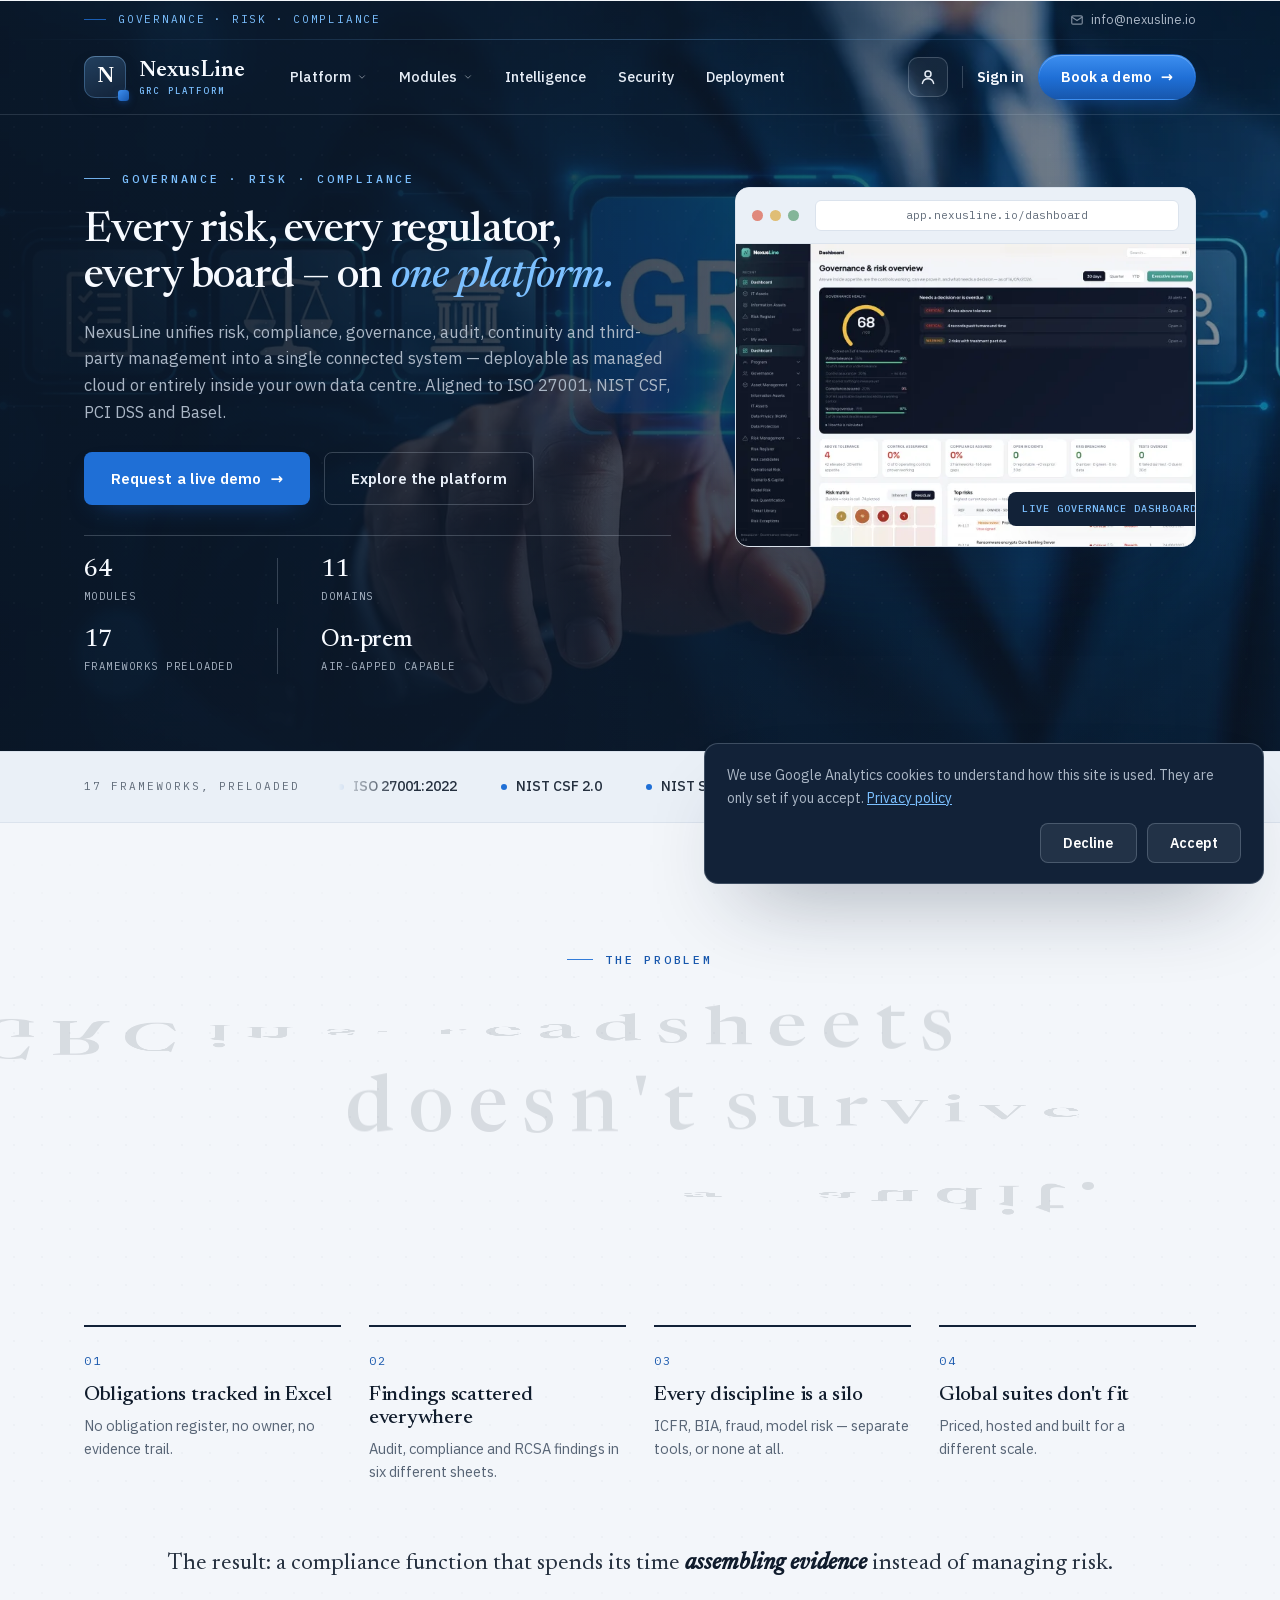
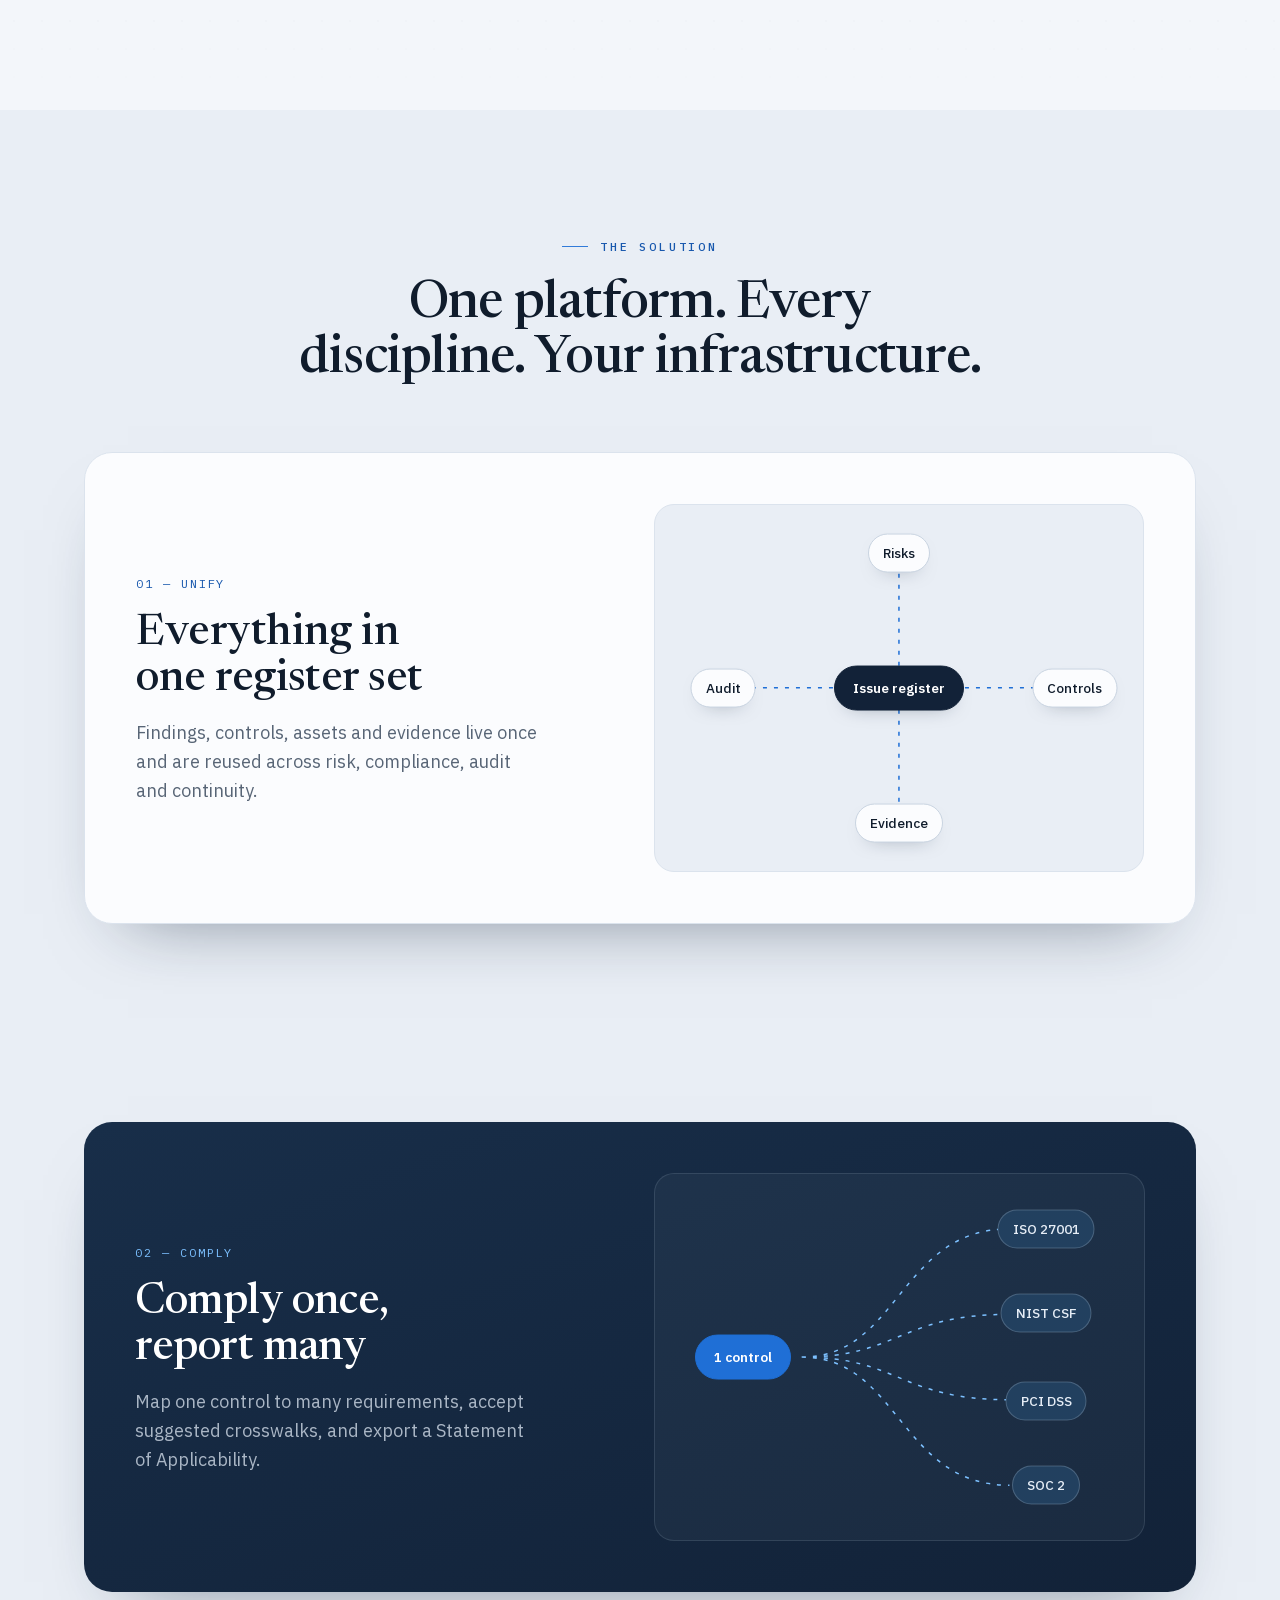
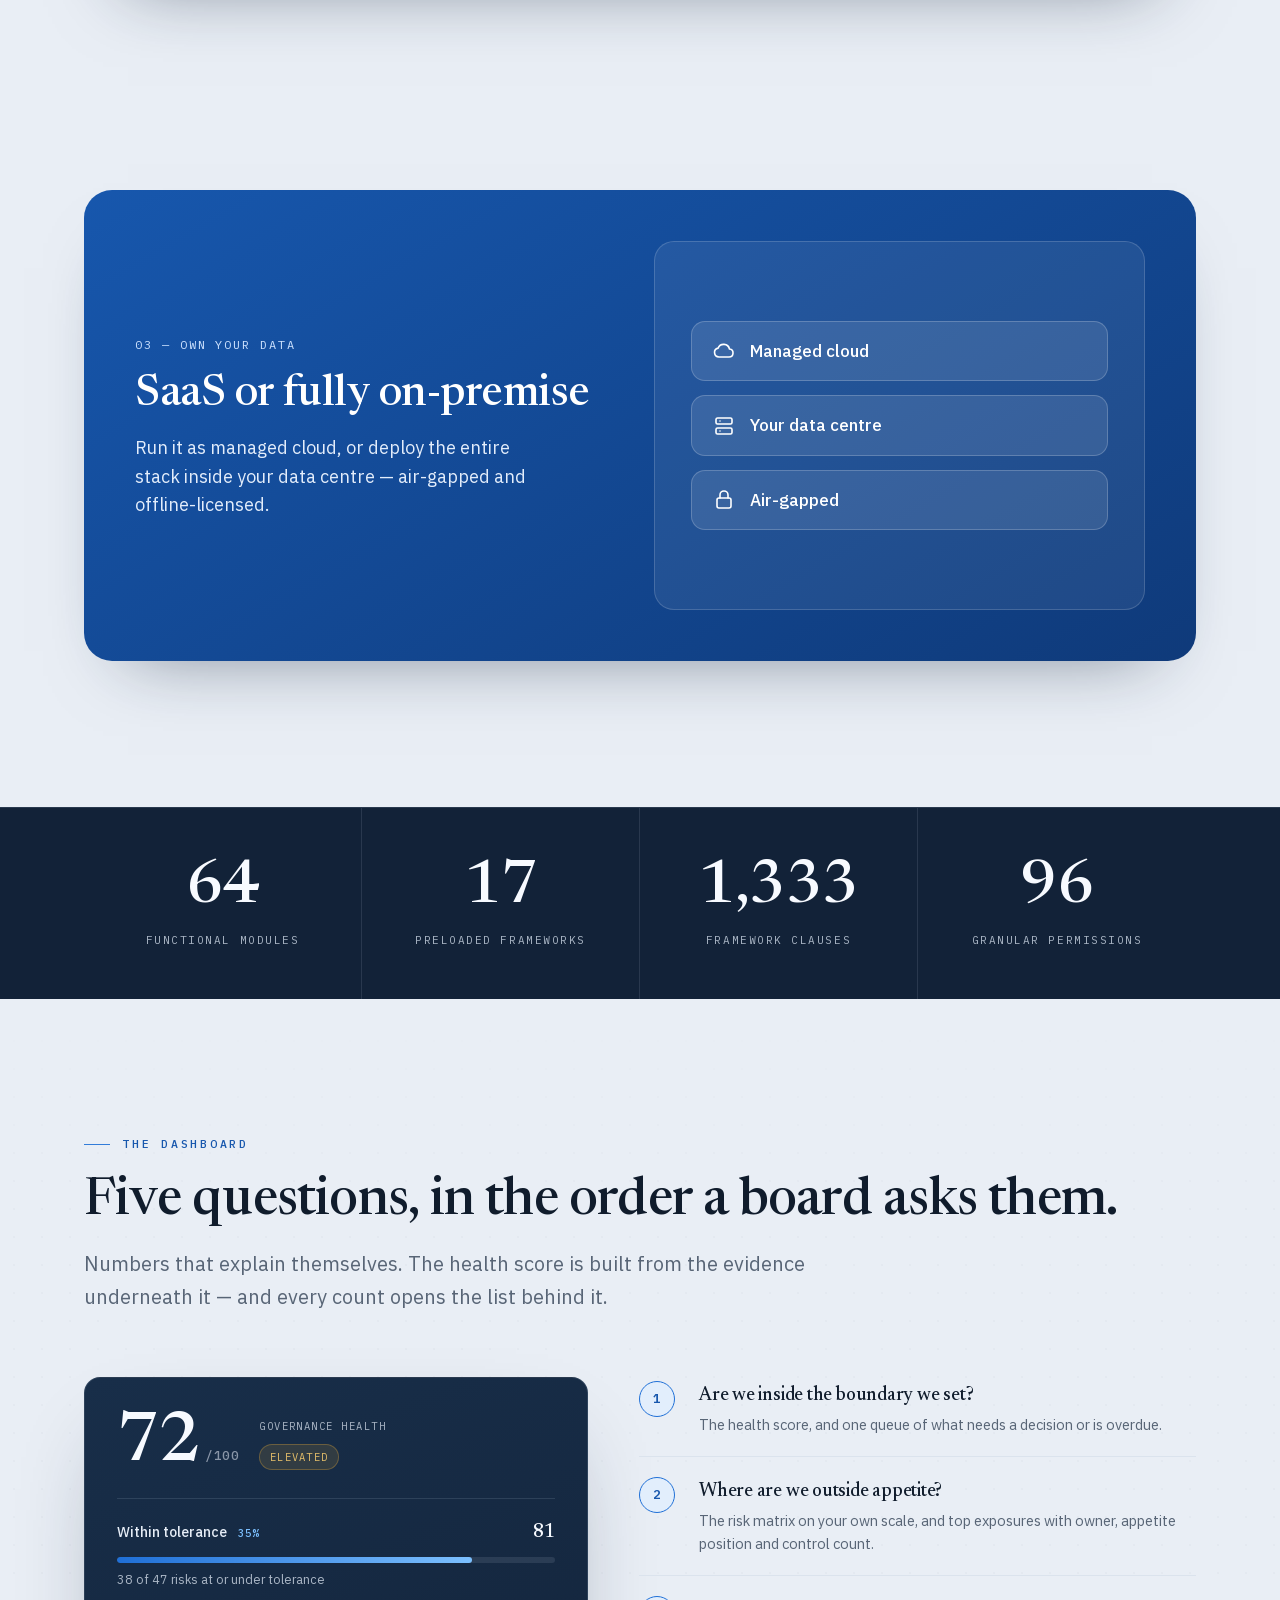
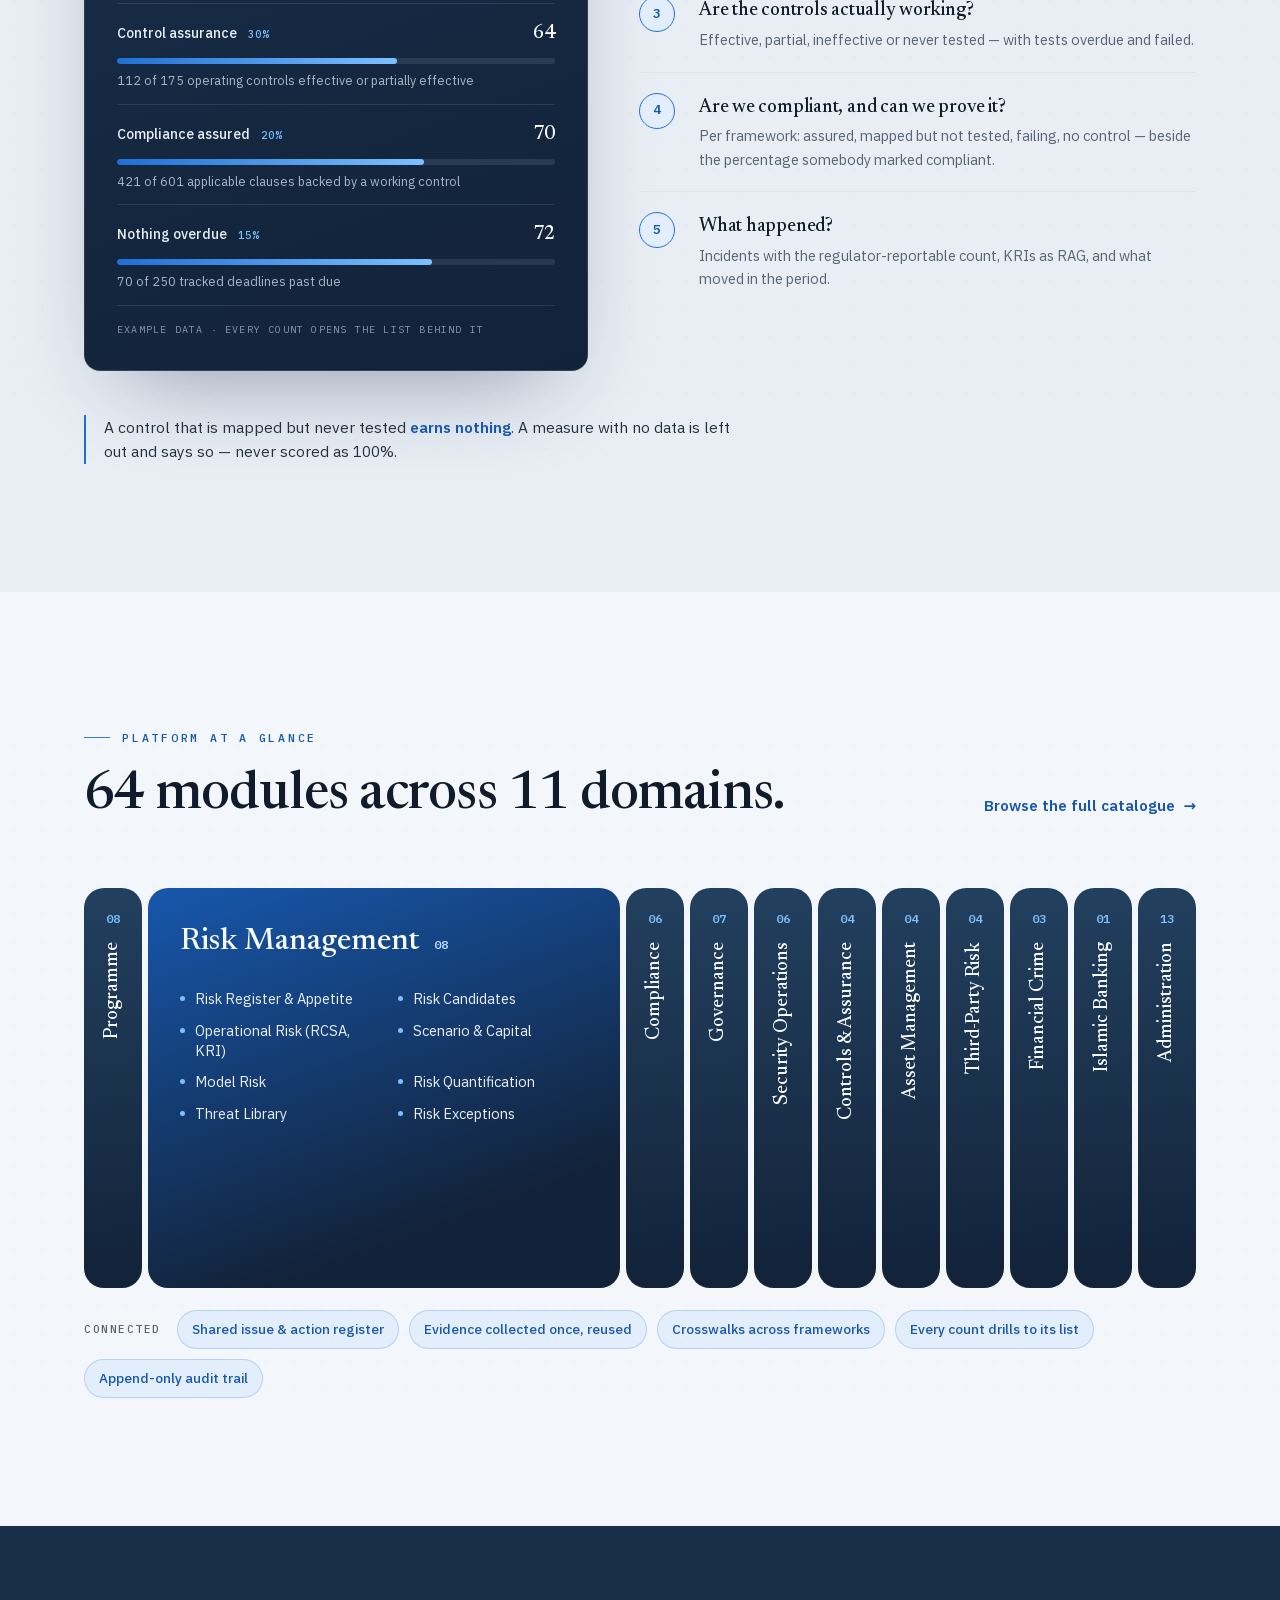
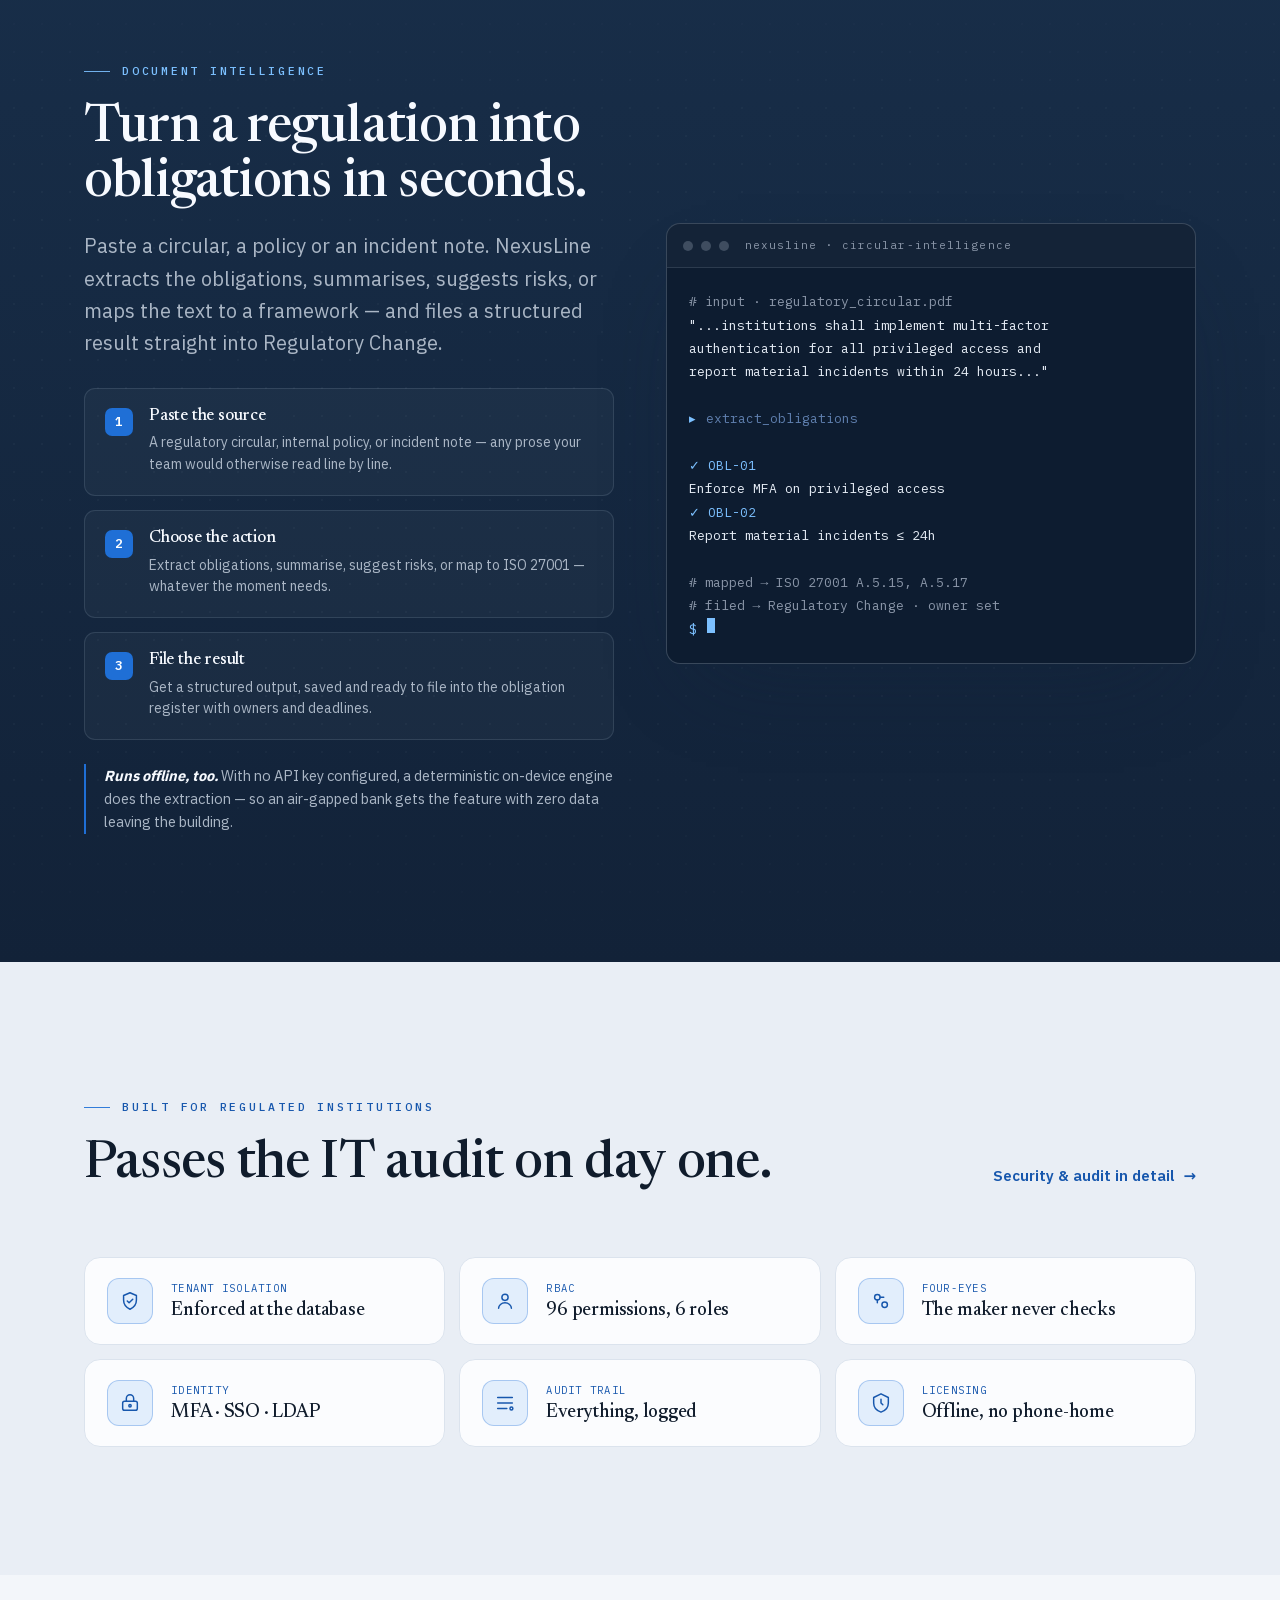
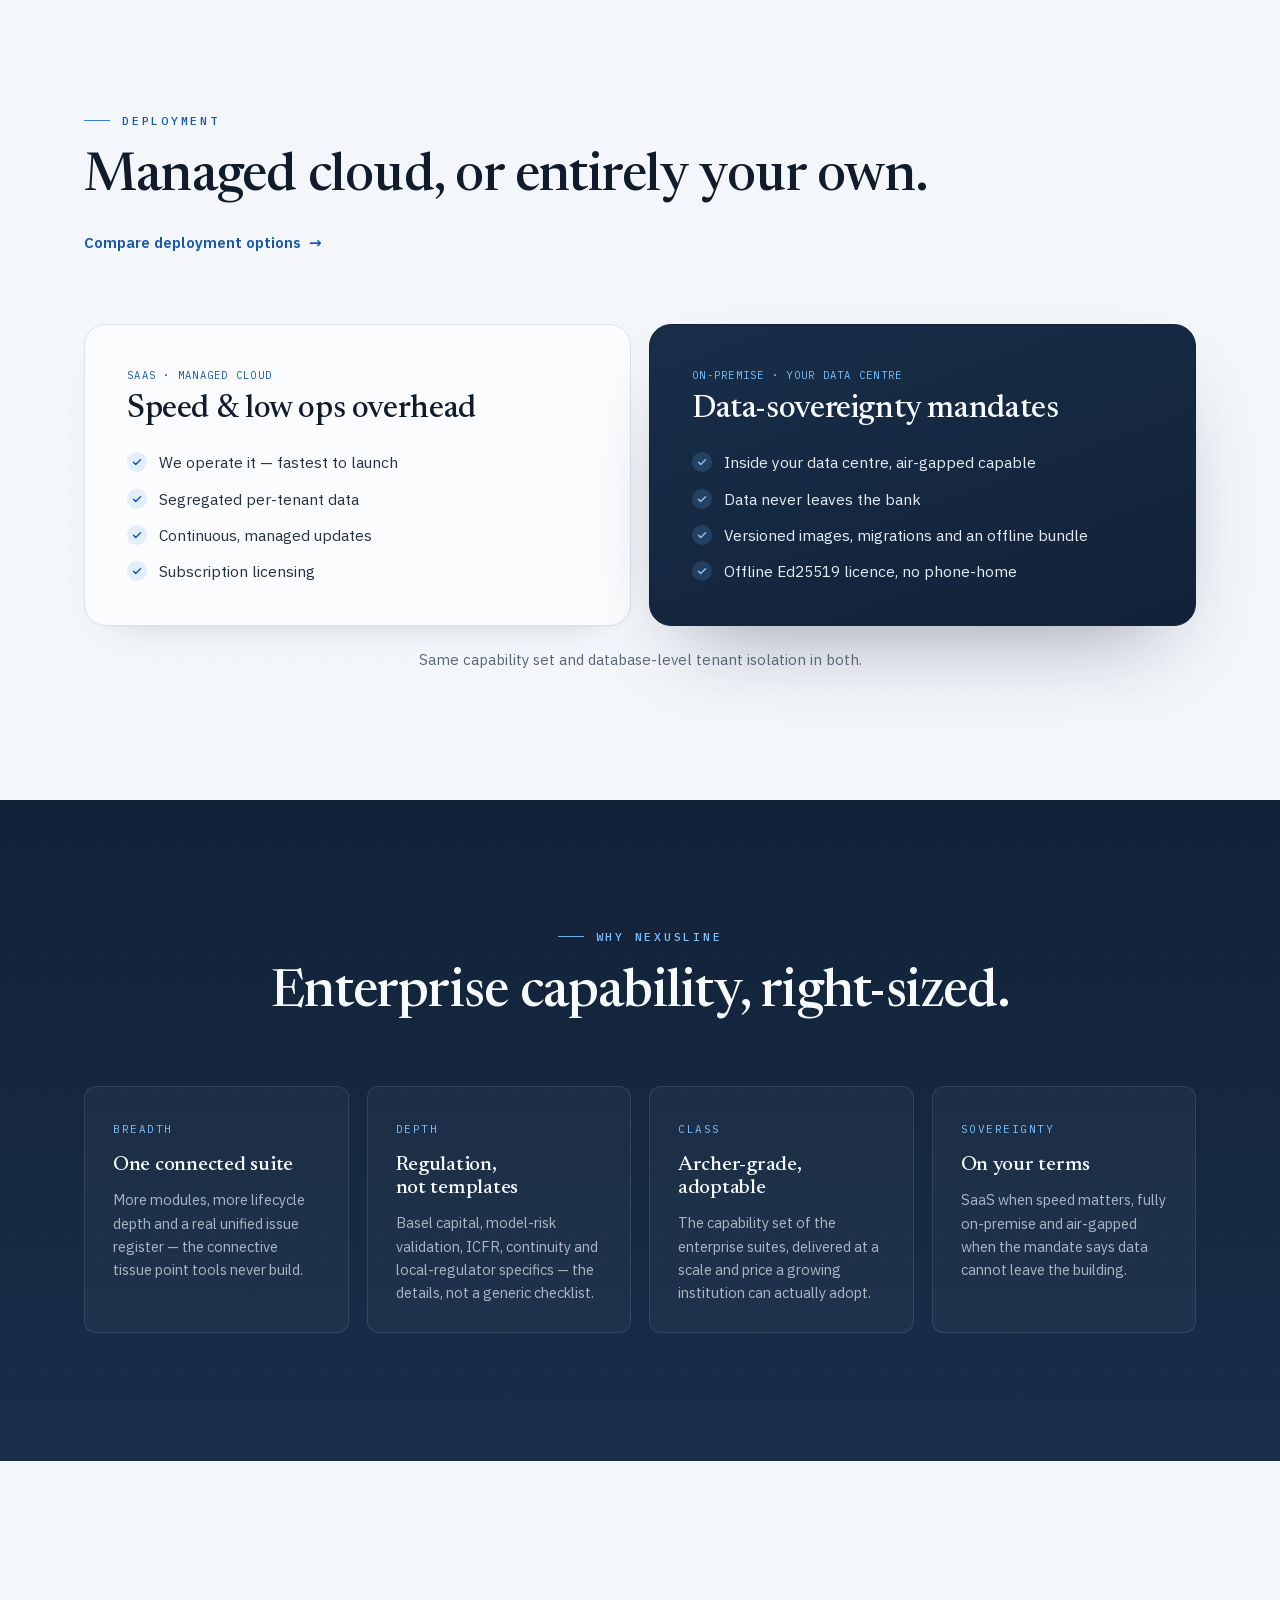
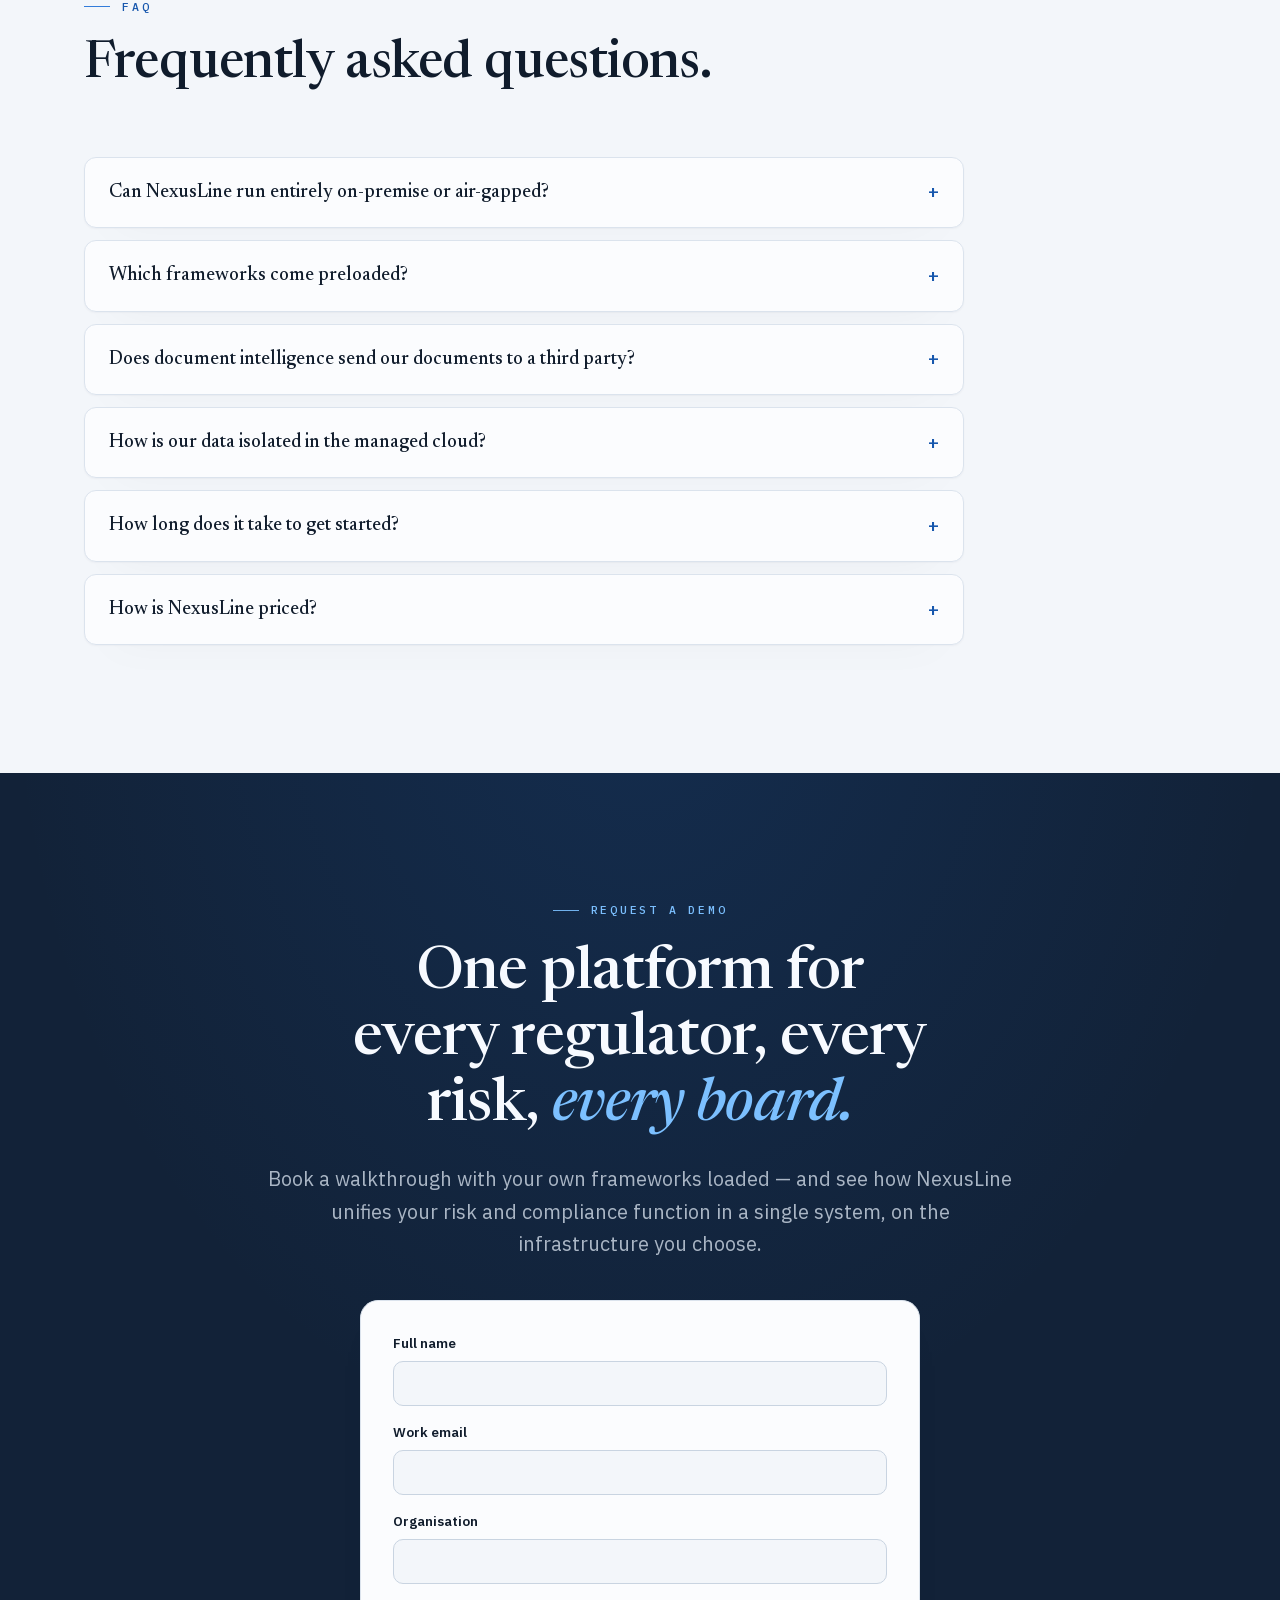
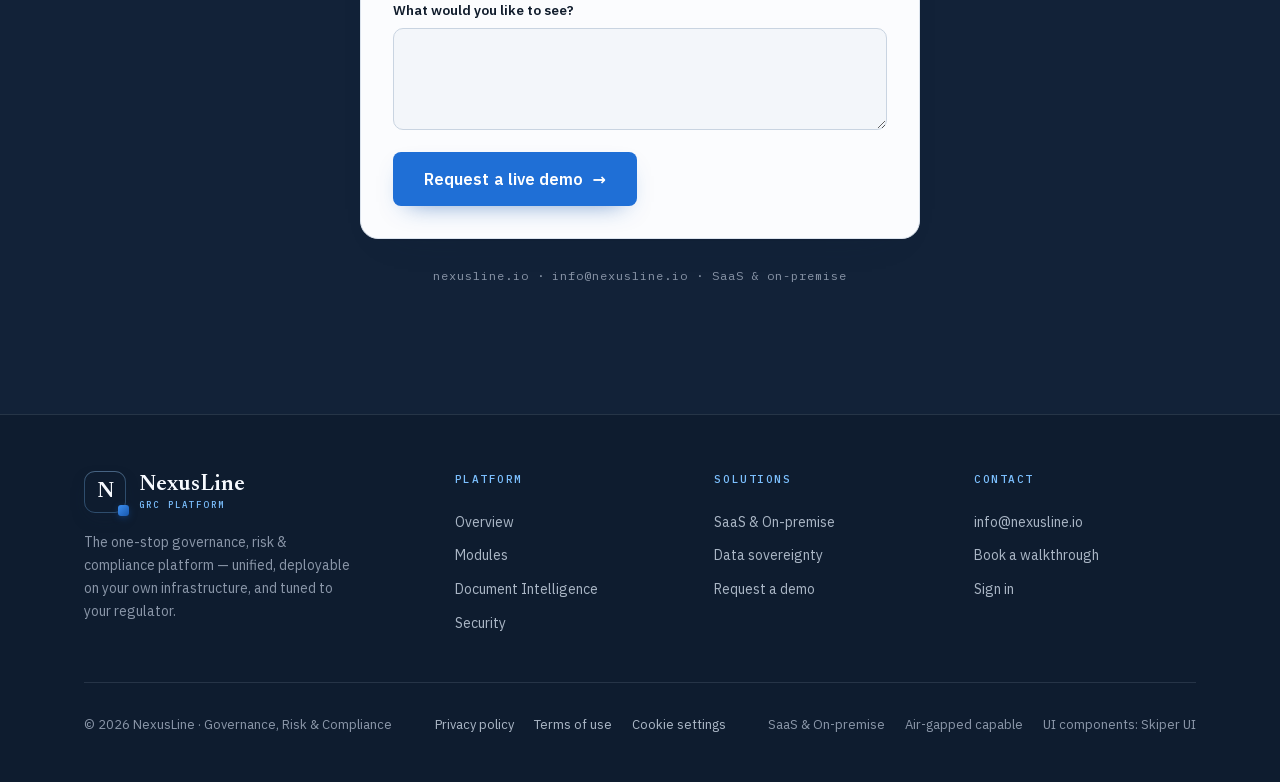
<file: index.html>
<!DOCTYPE html>
<html lang="en">
<head>
  <meta charset="utf-8">
  <meta name="viewport" content="width=device-width, initial-scale=1">
  <title>NexusLine — Enterprise Governance, Risk & Compliance</title>
  <meta name="description" content="NexusLine unifies risk, compliance, governance, audit, continuity and third-party management in one connected system — managed cloud or fully on-premise.">
  <link rel="canonical" href="https://nexusline.io/">
  <meta name="robots" content="index, follow, max-image-preview:large">
  <meta name="theme-color" content="#122238">
  <meta name="author" content="NexusLine">

  <!-- Open Graph -->
  <meta property="og:type" content="website">
  <meta property="og:site_name" content="NexusLine">
  <meta property="og:title" content="NexusLine — Enterprise Governance, Risk & Compliance">
  <meta property="og:description" content="NexusLine unifies risk, compliance, governance, audit, continuity and third-party management in one connected system — managed cloud or fully on-premise.">
  <meta property="og:url" content="https://nexusline.io/">
  <meta property="og:image" content="https://nexusline.io/assets/img/og-image.jpg">
  <meta property="og:image:width" content="1200">
  <meta property="og:image:height" content="630">
  <meta property="og:image:type" content="image/jpeg">
  <meta property="og:image:alt" content="NexusLine governance &amp; risk dashboard">
  <meta property="og:locale" content="en">

  <!-- Twitter -->
  <meta name="twitter:card" content="summary_large_image">
  <meta name="twitter:title" content="NexusLine — Enterprise Governance, Risk & Compliance">
  <meta name="twitter:description" content="NexusLine unifies risk, compliance, governance, audit, continuity and third-party management in one connected system — managed cloud or fully on-premise.">
  <meta name="twitter:image" content="https://nexusline.io/assets/img/og-image.jpg">
  <meta name="twitter:image:alt" content="NexusLine governance &amp; risk dashboard">

  <!-- Icons / manifest -->
  <link rel="icon" href="/favicon.ico" sizes="32x32">
  <link rel="icon" href="/favicon.svg" type="image/svg+xml">
  <link rel="apple-touch-icon" href="/apple-touch-icon.png">
  <link rel="manifest" href="/site.webmanifest">

  <!-- Styles -->
  <link rel="stylesheet" href="/assets/css/fonts.css">
  <link rel="stylesheet" href="/assets/css/styles.css">

  <!-- Interactions -->
  <script src="/assets/js/main.js" defer></script>
  <script src="/assets/js/consent.js" defer></script>

  <script type="application/ld+json">
{
  "@context": "https://schema.org",
  "@graph": [
    {
      "@type": "Organization",
      "@id": "https://nexusline.io/#org",
      "name": "NexusLine",
      "url": "https://nexusline.io/",
      "email": "info@nexusline.io",
      "logo": "https://nexusline.io/assets/img/icon-512.png",
      "description": "Enterprise governance, risk & compliance platform — deployable as managed cloud or fully on-premise.",
      "areaServed": {
        "@type": "Country",
        "name": "Canada"
      },
      "contactPoint": {
        "@type": "ContactPoint",
        "email": "info@nexusline.io",
        "contactType": "sales"
      }
    },
    {
      "@type": "WebSite",
      "@id": "https://nexusline.io/#website",
      "url": "https://nexusline.io/",
      "name": "NexusLine",
      "publisher": {
        "@id": "https://nexusline.io/#org"
      },
      "inLanguage": "en"
    },
    {
      "@type": "WebPage",
      "@id": "https://nexusline.io/#webpage",
      "url": "https://nexusline.io/",
      "name": "NexusLine — Enterprise Governance, Risk & Compliance",
      "description": "NexusLine unifies risk, compliance, governance, audit, continuity and third-party management in one connected system — managed cloud or fully on-premise.",
      "isPartOf": {
        "@id": "https://nexusline.io/#website"
      },
      "inLanguage": "en"
    },
    {
      "@type": "BreadcrumbList",
      "itemListElement": [
        {
          "@type": "ListItem",
          "position": 1,
          "name": "Home",
          "item": "https://nexusline.io/"
        }
      ]
    },
    {
      "@type": "SoftwareApplication",
      "name": "NexusLine GRC Platform",
      "applicationCategory": "BusinessApplication",
      "operatingSystem": "Web, On-premise, Air-gapped",
      "description": "Unifies risk, compliance, governance, audit, continuity and third-party management. Aligned to ISO 27001, NIST CSF, PCI DSS, SOC 2 and Basel.",
      "publisher": {
        "@id": "https://nexusline.io/#org"
      }
    }
  ]
}
  </script>
</head>
<body data-page="" class="has-banner">
<a class="skip" href="#top">Skip to content</a>
  <!-- ==================== TOP UTILITY BAR ==================== -->
  <div class="topbar">
    <div class="wrap topbar-row">
      <span class="tb-tag">Governance · Risk · Compliance</span>
      <div class="tb-right">
        <a href="mailto:info@nexusline.io"><svg viewBox="0 0 24 24" fill="none" stroke="currentColor" stroke-width="2" aria-hidden="true"><rect x="3" y="5" width="18" height="14" rx="2"></rect><path d="M3 7l9 6 9-6" stroke-linecap="round" stroke-linejoin="round"></path></svg>info@nexusline.io</a>
      </div>
    </div>
  </div>

  <!-- ==================== PRIMARY NAV ==================== -->
  <header class="nav" id="nav">
    <div class="wrap nav-row">
      <a class="brand" href="/" aria-label="NexusLine — home">
        <span class="monogram" aria-hidden="true">N</span>
        <span class="wordmark">NexusLine<small>GRC PLATFORM</small></span>
      </a>
      <nav class="primary-nav" aria-label="Primary">
        <ul class="nav-links">
          <li class="nav-item">
            <a href="/platform">Platform <svg class="cr" viewBox="0 0 24 24" fill="none" stroke="currentColor" stroke-width="2.4" aria-hidden="true"><path d="M6 9l6 6 6-6" stroke-linecap="round" stroke-linejoin="round"></path></svg></a>
            <div class="nav-panel">
              <div class="panel-inner">
                <div class="panel-grid">
                  <a class="panel-link" href="/platform"><b>Platform overview</b><span>How risk, compliance, governance, audit &amp; continuity connect.</span></a>
                  <a class="panel-link" href="/modules"><b>64 modules</b><span>The full catalogue across eleven GRC domains.</span></a>
                  <a class="panel-link" href="/intelligence"><b>Document intelligence</b><span>Turn a regulation into mapped obligations in seconds.</span></a>
                  <a class="panel-link" href="/security"><b>Security &amp; audit</b><span>SSO, RBAC, append-only trail — passes day-one review.</span></a>
                </div>
                <div class="panel-foot">
                  <a href="/platform">Explore the full platform <span class="arr">&#8594;</span></a>
                  <span class="panel-note">11 Domains · 64 Modules</span>
                </div>
              </div>
            </div>
          </li>
          <li class="nav-item">
            <a href="/modules">Modules <svg class="cr" viewBox="0 0 24 24" fill="none" stroke="currentColor" stroke-width="2.4" aria-hidden="true"><path d="M6 9l6 6 6-6" stroke-linecap="round" stroke-linejoin="round"></path></svg></a>
            <div class="nav-panel">
              <div class="panel-inner">
                <div class="panel-grid">
                  <a class="panel-link" href="/modules#risk"><b>Risk</b><span>Register, operational, model risk, quantification.</span></a>
                  <a class="panel-link" href="/modules#compliance"><b>Compliance</b><span>Regulatory change, framework library, ICFR, declarations.</span></a>
                  <a class="panel-link" href="/modules#governance"><b>Governance</b><span>Policy, board &amp; committees, delegation of authority.</span></a>
                  <a class="panel-link" href="/modules#operations"><b>Security Operations</b><span>Incidents, vulnerabilities, continuity, impact analysis.</span></a>
                </div>
                <div class="panel-foot">
                  <a href="/modules">Browse all 64 modules <span class="arr">&#8594;</span></a>
                  <span class="panel-note">17 Frameworks preloaded</span>
                </div>
              </div>
            </div>
          </li>
          <li class="nav-item"><a href="/intelligence">Intelligence</a></li>
          <li class="nav-item"><a href="/security">Security</a></li>
          <li class="nav-item"><a href="/deployment">Deployment</a></li>
        </ul>
      </nav>
      <div class="nav-cta">
        <a class="nav-search" href="https://app.nexusline.io" aria-label="Sign in to the app"><svg viewBox="0 0 24 24" fill="none" stroke="currentColor" stroke-width="2" aria-hidden="true"><circle cx="12" cy="8" r="4"></circle><path d="M4.5 20.5c.8-3.8 3.9-6.3 7.5-6.3s6.7 2.5 7.5 6.3" stroke-linecap="round"></path></svg></a>
        <span class="nav-divider" aria-hidden="true"></span>
        <a class="nav-signin" href="https://app.nexusline.io">Sign in</a>
        <a class="btn btn-primary" href="/contact">Book a demo <span class="arr">&#8594;</span></a>
      </div>
      <button class="menu-btn" id="menuBtn" aria-label="Open menu" aria-expanded="false">
        <svg viewBox="0 0 24 24" fill="none" stroke="currentColor" stroke-width="2" aria-hidden="true"><path d="M4 7h16M4 12h16M4 17h16" stroke-linecap="round"></path></svg>
      </button>
    </div>
    <div class="mobile-menu" id="mobileMenu">
      <a href="/platform">Platform</a>
      <a href="/modules">Modules</a>
      <a href="/intelligence">Intelligence</a>
      <a href="/security">Security</a>
      <a href="/deployment">Deployment</a>
      <a href="https://app.nexusline.io">Sign in</a>
      <a class="btn btn-primary" href="/contact">Book a demo</a>
    </div>
  </header>
<main id="top">

<!-- ======================================================= HERO -->
<section class="hero hero-banner dark grain">
  <div class="wrap hero-inner">
    <div class="hero-grid">
      <div class="hero-copy">
        <span class="eyebrow reveal">Governance · Risk · Compliance</span>
        <h1 class="reveal d1">Every risk, every regulator, every board — on <span class="hl">one platform.</span></h1>
        <p class="lede reveal d2">NexusLine unifies risk, compliance, governance, audit, continuity and third-party management into a single connected system — deployable as managed cloud or entirely inside your own data centre. Aligned to ISO&nbsp;27001, NIST&nbsp;CSF, PCI&nbsp;DSS and Basel.</p>
        <div class="hero-cta reveal d3">
          <a class="btn btn-primary btn-lg" href="#demo">Request a live demo <span class="arr">→</span></a>
          <a class="btn btn-ghost btn-lg" href="#platform">Explore the platform</a>
        </div>
        <div class="hero-meta reveal d4">
          <div class="m"><b class="tnum">64</b><span>Modules</span></div>
          <div class="m"><b class="tnum">11</b><span>Domains</span></div>
          <div class="m"><b class="tnum">17</b><span>Frameworks preloaded</span></div>
          <div class="m"><b>On-prem</b><span>Air-gapped capable</span></div>
        </div>
      </div>

      <div class="hero-viz reveal d2">
        <div class="browser">
          <div class="browser-bar">
            <div class="browser-dots"><i></i><i></i><i></i></div>
            <div class="browser-url">app.nexusline.io/dashboard</div>
          </div>
          <picture>
            <source type="image/webp" srcset="/assets/img/dashboard-preview-640.webp 640w, /assets/img/dashboard-preview-1280.webp 1280w" sizes="(max-width: 1040px) min(520px, 100vw - 40px), 520px">
            <img class="browser-shot" src="/assets/img/dashboard-preview.png" alt="NexusLine governance &amp; risk dashboard — health score, needs-your-attention queue, risk matrix and compliance" width="2516" height="1652" fetchpriority="high" decoding="async">
          </picture>
          <span class="browser-badge">Live governance dashboard</span>
        </div>
      </div>
    </div>
  </div>
</section>

<!-- trust strip: framework marquee (the second list is a visual duplicate for the loop) -->
<div class="trust">
  <div class="wrap trust-inner">
    <span class="trust-label">17 frameworks, preloaded</span>
    <div class="marquee" data-marquee>
      <ul class="marquee-track"><li>ISO 27001:2022</li><li>NIST CSF 2.0</li><li>NIST SP 800-53</li><li>PCI DSS 4.0</li><li>SOC 2</li><li>Basel Operational Risk</li><li>Shariah governance</li></ul>
      <ul class="marquee-track" aria-hidden="true"><li>ISO 27001:2022</li><li>NIST CSF 2.0</li><li>NIST SP 800-53</li><li>PCI DSS 4.0</li><li>SOC 2</li><li>Basel Operational Risk</li><li>Shariah governance</li></ul>
    </div>
  </div>
</div>

<!-- ======================================================= PROBLEM -->
<section class="sec-pad grain" id="problem">
  <div class="wrap">
    <span class="eyebrow center reveal">The problem</span>
    <h2 class="statement" data-letter-reveal>GRC in spreadsheets doesn't survive an audit.</h2>
    <ol class="pains">
      <li class="pain reveal"><span class="n">01</span><h3>Obligations tracked in Excel</h3><p>No obligation register, no owner, no evidence trail.</p></li>
      <li class="pain reveal d1"><span class="n">02</span><h3>Findings scattered everywhere</h3><p>Audit, compliance and RCSA findings in six different sheets.</p></li>
      <li class="pain reveal d2"><span class="n">03</span><h3>Every discipline is a silo</h3><p>ICFR, BIA, fraud, model risk — separate tools, or none at all.</p></li>
      <li class="pain reveal d3"><span class="n">04</span><h3>Global suites don't fit</h3><p>Priced, hosted and built for a different scale.</p></li>
    </ol>
    <p class="prob-foot center reveal">The result: a compliance function that spends its time <b>assembling evidence</b> instead of managing risk.</p>
  </div>
</section>

<!-- ======================================================= SOLUTION: sticky stacked cards -->
<section class="sec-pad" id="solution" style="background:var(--paper-2);">
  <div class="wrap">
    <div class="sec-head center reveal">
      <span class="eyebrow center">The solution</span>
      <h2 class="h-sec">One platform. Every discipline. Your infrastructure.</h2>
    </div>
    <div class="stack" data-stack>
      <article class="stack-card sc-light">
        <div class="stack-copy">
          <span class="cnum">01 — Unify</span>
          <h3>Everything in one register set</h3>
          <p>Findings, controls, assets and evidence live once and are reused across risk, compliance, audit and continuity.</p>
        </div>
        <div class="stack-viz viz-hub" aria-hidden="true">
          <svg viewBox="0 0 400 300" preserveAspectRatio="none"><path d="M200 150 L200 40 M200 150 L355 150 M200 150 L200 260 M200 150 L45 150"/></svg>
          <span class="node hub" style="left:50%;top:50%">Issue register</span>
          <span class="node" style="left:50%;top:13%">Risks</span>
          <span class="node" style="left:86%;top:50%">Controls</span>
          <span class="node" style="left:50%;top:87%">Evidence</span>
          <span class="node" style="left:14%;top:50%">Audit</span>
        </div>
      </article>
      <article class="stack-card sc-ink">
        <div class="stack-copy">
          <span class="cnum">02 — Comply</span>
          <h3>Comply once, report many</h3>
          <p>Map one control to many requirements, accept suggested crosswalks, and export a Statement of Applicability.</p>
        </div>
        <div class="stack-viz viz-map" aria-hidden="true">
          <svg viewBox="0 0 400 300" preserveAspectRatio="none"><path d="M120 150 C200 150 200 45 290 45 M120 150 C200 150 200 115 290 115 M120 150 C200 150 200 185 290 185 M120 150 C200 150 200 255 290 255"/></svg>
          <span class="node hub" style="left:18%;top:50%">1 control</span>
          <span class="node" style="left:80%;top:15%">ISO 27001</span>
          <span class="node" style="left:80%;top:38%">NIST CSF</span>
          <span class="node" style="left:80%;top:62%">PCI DSS</span>
          <span class="node" style="left:80%;top:85%">SOC 2</span>
        </div>
      </article>
      <article class="stack-card sc-accent">
        <div class="stack-copy">
          <span class="cnum">03 — Own your data</span>
          <h3>SaaS or fully on-premise</h3>
          <p>Run it as managed cloud, or deploy the entire stack inside your data centre — air-gapped and offline-licensed.</p>
        </div>
        <div class="stack-viz viz-modes" aria-hidden="true">
          <span class="mode"><svg viewBox="0 0 24 24"><path d="M7 18h10a4 4 0 0 0 .5-7.97A6 6 0 0 0 6.1 9.1 4.5 4.5 0 0 0 7 18z"/></svg>Managed cloud</span>
          <span class="mode"><svg viewBox="0 0 24 24"><rect x="4" y="4" width="16" height="6" rx="1.5"/><rect x="4" y="14" width="16" height="6" rx="1.5"/><path d="M8 7h.01M8 17h.01"/></svg>Your data centre</span>
          <span class="mode"><svg viewBox="0 0 24 24"><rect x="5" y="10" width="14" height="10" rx="2"/><path d="M8 10V7a4 4 0 0 1 8 0v3"/></svg>Air-gapped</span>
        </div>
      </article>
    </div>
  </div>
</section>

<!-- ======================================================= STAT BAND (dark) -->
<div class="statband dark" id="platform">
  <div class="wrap">
    <div class="stat-grid">
      <div class="stat reveal"><b class="tnum" data-count="64">64</b><span>Functional modules</span></div>
      <div class="stat reveal d1"><b class="tnum" data-count="17">17</b><span>Preloaded frameworks</span></div>
      <div class="stat reveal d2"><b class="tnum" data-count="1333">1,333</b><span>Framework clauses</span></div>
      <div class="stat reveal d3"><b class="tnum" data-count="96">96</b><span>Granular permissions</span></div>
    </div>
  </div>
</div>

<!-- ======================================================= DASHBOARD -->
<section class="sec-pad grain" id="dashboard" style="background:var(--paper-2);">
  <div class="wrap">
    <div class="sec-head reveal">
      <span class="eyebrow">The dashboard</span>
      <h2 class="h-sec">Five questions, in the order a board asks them.</h2>
      <p class="lede" style="margin-top:18px;">Numbers that explain themselves. The health score is built from the evidence underneath it — and every count opens the list behind it.</p>
    </div>
    <div class="dash-wrap">
      <div class="health reveal">
        <div class="health-top">
          <div class="health-score tnum">72<small>/100</small></div>
          <div>
            <span class="health-label">Governance health</span>
            <span class="health-badge">Elevated</span>
          </div>
        </div>
        <div class="hrow">
          <div class="hrow-head"><span>Within tolerance <em>35%</em></span><b class="tnum">81</b></div>
          <div class="hbar"><i style="width:81%"></i></div>
          <p>38 of 47 risks at or under tolerance</p>
        </div>
        <div class="hrow">
          <div class="hrow-head"><span>Control assurance <em>30%</em></span><b class="tnum">64</b></div>
          <div class="hbar"><i style="width:64%"></i></div>
          <p>112 of 175 operating controls effective or partially effective</p>
        </div>
        <div class="hrow">
          <div class="hrow-head"><span>Compliance assured <em>20%</em></span><b class="tnum">70</b></div>
          <div class="hbar"><i style="width:70%"></i></div>
          <p>421 of 601 applicable clauses backed by a working control</p>
        </div>
        <div class="hrow">
          <div class="hrow-head"><span>Nothing overdue <em>15%</em></span><b class="tnum">72</b></div>
          <div class="hbar"><i style="width:72%"></i></div>
          <p>70 of 250 tracked deadlines past due</p>
        </div>
        <p class="health-foot">Example data · every count opens the list behind it</p>
      </div>
      <ol class="dash-qs">
        <li class="dash-q reveal"><span class="s">1</span><div><h3>Are we inside the boundary we set?</h3><p>The health score, and one queue of what needs a decision or is overdue.</p></div></li>
        <li class="dash-q reveal d1"><span class="s">2</span><div><h3>Where are we outside appetite?</h3><p>The risk matrix on your own scale, and top exposures with owner, appetite position and control count.</p></div></li>
        <li class="dash-q reveal d2"><span class="s">3</span><div><h3>Are the controls actually working?</h3><p>Effective, partial, ineffective or never tested — with tests overdue and failed.</p></div></li>
        <li class="dash-q reveal d3"><span class="s">4</span><div><h3>Are we compliant, and can we prove it?</h3><p>Per framework: assured, mapped but not tested, failing, no control — beside the percentage somebody marked compliant.</p></div></li>
        <li class="dash-q reveal d4"><span class="s">5</span><div><h3>What happened?</h3><p>Incidents with the regulator-reportable count, KRIs as RAG, and what moved in the period.</p></div></li>
      </ol>
    </div>
    <p class="dash-note reveal">A control that is mapped but never tested <b>earns nothing</b>. A measure with no data is left out and says so — never scored as 100%.</p>
  </div>
</section>

<!-- ======================================================= MODULE MAP: hover-expand domain strip -->
<section class="sec-pad grain" id="modules">
  <div class="wrap">
    <div class="sec-head sec-head-row reveal">
      <div>
        <span class="eyebrow">Platform at a glance</span>
        <h2 class="h-sec">64 modules across 11 domains.</h2>
      </div>
      <a class="more-link" href="/modules">Browse the full catalogue <span class="arr">&#8594;</span></a>
    </div>
    <div class="hx reveal" data-hover-expand>
      <div class="hx-panel">
        <h3 class="hx-h"><button type="button" class="hx-btn" aria-expanded="false"><span class="hx-ct">08</span><span class="hx-name">Programme</span></button></h3>
        <ul class="hx-body"><li>My Work</li><li>Dashboard &amp; Health Score</li><li>Reports &amp; KPIs</li><li>Report Builder</li><li>Strategy &amp; Goals</li><li>Projects</li><li>Approvals</li><li>AI Assist</li></ul>
      </div>
      <div class="hx-panel is-active">
        <h3 class="hx-h"><button type="button" class="hx-btn" aria-expanded="true"><span class="hx-ct">08</span><span class="hx-name">Risk Management</span></button></h3>
        <ul class="hx-body"><li>Risk Register &amp; Appetite</li><li>Risk Candidates</li><li>Operational Risk (RCSA, KRI)</li><li>Scenario &amp; Capital</li><li>Model Risk</li><li>Risk Quantification</li><li>Threat Library</li><li>Risk Exceptions</li></ul>
      </div>
      <div class="hx-panel">
        <h3 class="hx-h"><button type="button" class="hx-btn" aria-expanded="false"><span class="hx-ct">06</span><span class="hx-name">Compliance</span></button></h3>
        <ul class="hx-body"><li>Compliance Management</li><li>Framework Library</li><li>Regulatory Change</li><li>ICFR</li><li>Declarations</li><li>ESG / Green Banking</li></ul>
      </div>
      <div class="hx-panel">
        <h3 class="hx-h"><button type="button" class="hx-btn" aria-expanded="false"><span class="hx-ct">07</span><span class="hx-name">Governance</span></button></h3>
        <ul class="hx-body"><li>Business Units</li><li>Processes</li><li>Legal Register</li><li>Board &amp; Committees</li><li>Policy Management</li><li>Delegation of Authority</li><li>Users &amp; Roles</li></ul>
      </div>
      <div class="hx-panel">
        <h3 class="hx-h"><button type="button" class="hx-btn" aria-expanded="false"><span class="hx-ct">06</span><span class="hx-name">Security Operations</span></button></h3>
        <ul class="hx-body"><li>Incidents</li><li>Vulnerabilities</li><li>Business Continuity</li><li>Business Impact Analysis</li><li>Access Reviews</li><li>Issues &amp; Actions</li></ul>
      </div>
      <div class="hx-panel">
        <h3 class="hx-h"><button type="button" class="hx-btn" aria-expanded="false"><span class="hx-ct">04</span><span class="hx-name">Controls &amp; Assurance</span></button></h3>
        <ul class="hx-body"><li>Control Catalogue</li><li>Evidence</li><li>Awareness Training</li><li>Internal Audit</li></ul>
      </div>
      <div class="hx-panel">
        <h3 class="hx-h"><button type="button" class="hx-btn" aria-expanded="false"><span class="hx-ct">04</span><span class="hx-name">Asset Management</span></button></h3>
        <ul class="hx-body"><li>Information Assets</li><li>IT Assets</li><li>Data Privacy (RoPA)</li><li>Data Protection</li></ul>
      </div>
      <div class="hx-panel">
        <h3 class="hx-h"><button type="button" class="hx-btn" aria-expanded="false"><span class="hx-ct">04</span><span class="hx-name">Third-Party Risk</span></button></h3>
        <ul class="hx-body"><li>Third Parties</li><li>Outsourcing &amp; Cloud</li><li>Vendor Assessments</li><li>Questionnaires</li></ul>
      </div>
      <div class="hx-panel">
        <h3 class="hx-h"><button type="button" class="hx-btn" aria-expanded="false"><span class="hx-ct">03</span><span class="hx-name">Financial Crime</span></button></h3>
        <ul class="hx-body"><li>AML / CFT</li><li>Fraud Risk</li><li>Whistleblowing</li></ul>
      </div>
      <div class="hx-panel">
        <h3 class="hx-h"><button type="button" class="hx-btn" aria-expanded="false"><span class="hx-ct">01</span><span class="hx-name">Islamic Banking</span></button></h3>
        <ul class="hx-body"><li>Shariah Governance</li></ul>
      </div>
      <div class="hx-panel">
        <h3 class="hx-h"><button type="button" class="hx-btn" aria-expanded="false"><span class="hx-ct">13</span><span class="hx-name">Administration</span></button></h3>
        <ul class="hx-body"><li>General Settings</li><li>Organisation Settings</li><li>Integrations &amp; CCM</li><li>Custom Fields</li><li>Lookups &amp; Dropdowns</li><li>Status Rules</li><li>Turnaround Time (TAT)</li><li>Approval Workflows</li><li>Saved Filters</li><li>Import / Export</li><li>Webhooks</li><li>Single Sign-On</li><li>Activity Log</li></ul>
      </div>
    </div>
    <ul class="chips reveal" aria-label="Connected across every domain">
      <li class="chips-label">Connected</li><li>Shared issue &amp; action register</li><li>Evidence collected once, reused</li><li>Crosswalks across frameworks</li><li>Every count drills to its list</li><li>Append-only audit trail</li>
    </ul>
  </div>
</section>

<!-- ======================================================= INTELLIGENCE (dark) -->
<section class="sec-pad grain dark" id="intelligence" style="background:linear-gradient(180deg, var(--ink-2), var(--ink));">
  <div class="wrap">
    <div class="ai-wrap">
      <div class="reveal">
        <span class="eyebrow">Document intelligence</span>
        <h2 class="h-sec">Turn a regulation into obligations in seconds.</h2>
        <p class="lede" style="margin:18px 0 28px;">Paste a circular, a policy or an incident note. NexusLine extracts the obligations, summarises, suggests risks, or maps the text to a framework — and files a structured result straight into Regulatory Change.</p>
        <div class="ai-steps">
          <div class="ai-step"><span class="s">1</span><div><h3>Paste the source</h3><p>A regulatory circular, internal policy, or incident note — any prose your team would otherwise read line by line.</p></div></div>
          <div class="ai-step"><span class="s">2</span><div><h3>Choose the action</h3><p>Extract obligations, summarise, suggest risks, or map to ISO 27001 — whatever the moment needs.</p></div></div>
          <div class="ai-step"><span class="s">3</span><div><h3>File the result</h3><p>Get a structured output, saved and ready to file into the obligation register with owners and deadlines.</p></div></div>
        </div>
        <p class="ai-note reveal"><b>Runs offline, too.</b> With no API key configured, a deterministic on-device engine does the extraction — so an air-gapped bank gets the feature with zero data leaving the building.</p>
      </div>
      <div class="reveal d1">
        <div class="ai-term" aria-hidden="true">
          <div class="ai-term-bar"><span class="d"></span><span class="d"></span><span class="d"></span><span class="t">nexusline · circular-intelligence</span></div>
          <div class="ai-term-body">
            <div class="cmt"># input · regulatory_circular.pdf</div>
            <div class="in">"...institutions shall implement multi-factor</div>
            <div class="in">authentication for all privileged access and</div>
            <div class="in">report material incidents within 24 hours..."</div>
            <br>
            <div class="row"><span class="ok">▸</span><span class="kw">extract_obligations</span></div>
            <br>
            <div class="ok">✓ OBL-01</div><div class="in">Enforce MFA on privileged access</div>
            <div class="ok">✓ OBL-02</div><div class="in">Report material incidents ≤ 24h</div>
            <br>
            <div class="cmt"># mapped → ISO 27001 A.5.15, A.5.17</div>
            <div class="cmt"># filed → Regulatory Change · owner set</div>
            <div class="row"><span class="ok">$</span><span class="caret"></span></div>
          </div>
        </div>
      </div>
    </div>
  </div>
</section>

<!-- ======================================================= SECURITY (compact; detail on /security) -->
<section class="sec-pad" id="security" style="background:var(--paper-2);">
  <div class="wrap">
    <div class="sec-head sec-head-row reveal">
      <div>
        <span class="eyebrow">Built for regulated institutions</span>
        <h2 class="h-sec">Passes the IT audit on day one.</h2>
      </div>
      <a class="more-link" href="/security">Security &amp; audit in detail <span class="arr">&#8594;</span></a>
    </div>
    <div class="sec-mini">
      <div class="sm-item reveal"><div class="ico"><svg viewBox="0 0 24 24"><path d="M12 3l7 3v5c0 4.4-3 8.2-7 10-4-1.8-7-5.6-7-10V6z" stroke-linejoin="round"></path><path d="M9 12l2 2 4-4" stroke-linecap="round" stroke-linejoin="round"></path></svg></div><div><span class="tagk">Tenant isolation</span><h3>Enforced at the database</h3></div></div>
      <div class="sm-item reveal d1"><div class="ico"><svg viewBox="0 0 24 24"><circle cx="12" cy="8" r="3.4"></circle><path d="M5 20c0-3.3 3.1-6 7-6s7 2.7 7 6" stroke-linecap="round"></path></svg></div><div><span class="tagk">RBAC</span><h3>96 permissions, 6 roles</h3></div></div>
      <div class="sm-item reveal d2"><div class="ico"><svg viewBox="0 0 24 24"><circle cx="8" cy="8" r="3"></circle><circle cx="16" cy="16" r="3"></circle><path d="M11 8h4M8 11v3" stroke-linecap="round"></path></svg></div><div><span class="tagk">Four-eyes</span><h3>The maker never checks</h3></div></div>
      <div class="sm-item reveal"><div class="ico"><svg viewBox="0 0 24 24"><rect x="4" y="10" width="16" height="10" rx="2"></rect><path d="M8 10V7a4 4 0 018 0v3" stroke-linecap="round"></path><circle cx="12" cy="15" r="1.3"></circle></svg></div><div><span class="tagk">Identity</span><h3>MFA · SSO · LDAP</h3></div></div>
      <div class="sm-item reveal d1"><div class="ico"><svg viewBox="0 0 24 24"><path d="M4 6h16M4 12h16M4 18h10" stroke-linecap="round"></path><circle cx="19" cy="18" r="1.6"></circle></svg></div><div><span class="tagk">Audit trail</span><h3>Everything, logged</h3></div></div>
      <div class="sm-item reveal d2"><div class="ico"><svg viewBox="0 0 24 24"><path d="M12 2l8 4v6c0 5-3.5 8.5-8 10-4.5-1.5-8-5-8-10V6z" stroke-linejoin="round"></path><path d="M12 8v4l2 2" stroke-linecap="round"></path></svg></div><div><span class="tagk">Licensing</span><h3>Offline, no phone-home</h3></div></div>
    </div>
  </div>
</section>

<!-- ======================================================= DEPLOYMENT (two-card comparison; full table on /deployment) -->
<section class="sec-pad grain" id="deployment">
  <div class="wrap">
    <div class="sec-head sec-head-row reveal">
      <div>
        <span class="eyebrow">Deployment</span>
        <h2 class="h-sec">Managed cloud, or entirely your own.</h2>
      </div>
      <a class="more-link" href="/deployment">Compare deployment options <span class="arr">&#8594;</span></a>
    </div>
    <div class="duo">
      <article class="duo-card reveal">
        <span class="tagk">SaaS · Managed cloud</span>
        <h3>Speed &amp; low ops overhead</h3>
        <ul class="ticks">
          <li>We operate it — fastest to launch</li>
          <li>Segregated per-tenant data</li>
          <li>Continuous, managed updates</li>
          <li>Subscription licensing</li>
        </ul>
      </article>
      <article class="duo-card duo-dark reveal d1">
        <span class="tagk">On-premise · Your data centre</span>
        <h3>Data-sovereignty mandates</h3>
        <ul class="ticks">
          <li>Inside your data centre, air-gapped capable</li>
          <li>Data never leaves the bank</li>
          <li>Versioned images, migrations and an offline bundle</li>
          <li>Offline Ed25519 licence, no phone-home</li>
        </ul>
      </article>
    </div>
    <p class="duo-note reveal">Same capability set and database-level tenant isolation in both.</p>
  </div>
</section>

<!-- ======================================================= WHY (dark) -->
<section class="sec-pad grain dark" style="background:linear-gradient(180deg, var(--ink), var(--ink-2));">
  <div class="wrap">
    <div class="sec-head center reveal">
      <span class="eyebrow center">Why NexusLine</span>
      <h2 class="h-sec">Enterprise capability, right-sized.</h2>
    </div>
    <div class="grid g-4">
      <div class="why-item reveal"><span class="k">Breadth</span><h3>One connected suite</h3><p>More modules, more lifecycle depth and a real unified issue register — the connective tissue point tools never build.</p></div>
      <div class="why-item reveal d1"><span class="k">Depth</span><h3>Regulation, not templates</h3><p>Basel capital, model-risk validation, ICFR, continuity and local-regulator specifics — the details, not a generic checklist.</p></div>
      <div class="why-item reveal d2"><span class="k">Class</span><h3>Archer-grade, adoptable</h3><p>The capability set of the enterprise suites, delivered at a scale and price a growing institution can actually adopt.</p></div>
      <div class="why-item reveal d3"><span class="k">Sovereignty</span><h3>On your terms</h3><p>SaaS when speed matters, fully on-premise and air-gapped when the mandate says data cannot leave the building.</p></div>
    </div>
  </div>
</section>

<!-- ======================================================= FAQ
     Answers restate what the rest of the site already says. main.js builds the FAQPage
     structured data from this markup, so edit questions and answers here only. -->
<section class="sec-pad" id="faq">
  <div class="wrap">
    <div class="sec-head reveal">
      <span class="eyebrow">FAQ</span>
      <h2 class="h-sec">Frequently asked questions.</h2>
    </div>
    <div class="faq">
      <details class="faq-item">
        <summary>Can NexusLine run entirely on-premise or air-gapped?</summary>
        <div class="faq-a"><p>Yes. The same platform runs as managed cloud or entirely inside your own data centre, including air-gapped networks, and the capability set is identical. On-premise installs are updated with versioned images, migrations and an offline bundle, and use offline Ed25519-signed licences with no phone-home. <a href="/deployment">Compare deployment options</a>.</p></div>
      </details>
      <details class="faq-item">
        <summary>Which frameworks come preloaded?</summary>
        <div class="faq-a"><p>Seventeen frameworks with 1,333 clauses, including ISO 27001:2022, NIST CSF 2.0, NIST SP 800-53, PCI DSS 4.0, SOC 2, Basel operational risk, Shariah governance and four SBP packs. Control frameworks bring their controls with them, and crosswalks let one control satisfy requirements across frameworks. <a href="/modules">Browse the module catalogue</a>.</p></div>
      </details>
      <details class="faq-item">
        <summary>Does document intelligence send our documents to a third party?</summary>
        <div class="faq-a"><p>Not unless you configure an external AI API key. Without one, a deterministic on-device engine does the extraction, so no data leaves the building — which is how air-gapped installations use the feature. <a href="/intelligence">How document intelligence works</a>.</p></div>
      </details>
      <details class="faq-item">
        <summary>How is our data isolated in the managed cloud?</summary>
        <div class="faq-a"><p>Each organisation’s data is segregated per tenant and isolated in the database with PostgreSQL row-level security (FORCE RLS), so even a compromised query cannot cross organisational boundaries — it fails closed. Data is encrypted in transit and at rest, and access is governed by SSO, MFA and 96 granular permissions. <a href="/security">Security &amp; audit</a>.</p></div>
      </details>
      <details class="faq-item">
        <summary>How long does it take to get started?</summary>
        <div class="faq-a"><p>Onboarding is five steps: choose your locale, frameworks and modules — pre-selected for your institution type — then invite your team. Managed cloud is the fastest way to launch. For a demo, tell us which frameworks you run and we will load them into a live environment.</p></div>
      </details>
      <details class="faq-item">
        <summary>How is NexusLine priced?</summary>
        <div class="faq-a"><p>Pricing depends on the editions you choose — each organisation picks which modules its teams see. Managed cloud is a subscription; on-premise uses an offline, signed licence that lists your editions. Email <a href="mailto:info@nexusline.io">info@nexusline.io</a> or <a href="#demo">request a demo</a> for a quote.</p></div>
      </details>
    </div>
  </div>
</section>

<!-- ======================================================= FINAL CTA (dark) -->
<section class="final sec-pad dark" id="demo">
  <div class="wrap">
    <span class="eyebrow center reveal">Request a demo</span>
    <h2 class="reveal d1">One platform for every regulator, every risk, <span class="em">every board.</span></h2>
    <p class="lede reveal d2">Book a walkthrough with your own frameworks loaded — and see how NexusLine unifies your risk and compliance function in a single system, on the infrastructure you choose.</p>
    <form class="contact-form demo-form final-form reveal d3" action="https://formsubmit.co/info@nexusline.io" method="POST" data-demo-form>
      <input type="hidden" name="_subject" value="NexusLine demo request">
      <input type="hidden" name="_template" value="table">
      <input type="hidden" name="_next" value="https://nexusline.io/thank-you">
      <input type="text" name="_honey" class="hp" tabindex="-1" autocomplete="off" aria-hidden="true">
      <label>Full name<input type="text" name="name" autocomplete="name" required></label>
      <label>Work email<input type="email" name="email" autocomplete="email" required></label>
      <label>Organisation<input type="text" name="organisation" autocomplete="organization"></label>
      <label>What would you like to see?<textarea name="message" rows="4"></textarea></label>
      <button class="btn btn-primary btn-lg" type="submit">Request a live demo <span class="arr">&#8594;</span></button>
      <p class="form-status" role="status" aria-live="polite"></p>
    </form>
    <p class="final-mini reveal d3">nexusline.io · info@nexusline.io · SaaS &amp; on-premise</p>
  </div>
</section>

</main>
  <!-- ==================== FOOTER ==================== -->
  <footer>
    <div class="wrap">
      <div class="foot-grid">
        <div class="foot-brand">
          <a class="brand" href="/" aria-label="NexusLine — home">
            <span class="monogram" aria-hidden="true">N</span>
            <span class="wordmark">NexusLine<small>GRC PLATFORM</small></span>
          </a>
          <p>The one-stop governance, risk &amp; compliance platform — unified, deployable on your own infrastructure, and tuned to your regulator.</p>
        </div>
        <div class="foot-col">
          <h2>Platform</h2>
          <a href="/platform">Overview</a>
          <a href="/modules">Modules</a>
          <a href="/intelligence">Document Intelligence</a>
          <a href="/security">Security</a>
        </div>
        <div class="foot-col">
          <h2>Solutions</h2>
          <a href="/deployment">SaaS &amp; On-premise</a>
          <a href="/security">Data sovereignty</a>
          <a href="/contact">Request a demo</a>
        </div>
        <div class="foot-col">
          <h2>Contact</h2>
          <a href="mailto:info@nexusline.io">info@nexusline.io</a>
          <a href="/contact">Book a walkthrough</a>
          <a href="https://app.nexusline.io">Sign in</a>
        </div>
      </div>
      <div class="foot-bot">
        <span>© 2026 NexusLine · Governance, Risk &amp; Compliance</span>
        <nav class="foot-legal" aria-label="Legal">
          <a href="/privacy">Privacy policy</a>
          <a href="/terms">Terms of use</a>
          <button type="button" data-cookie-settings hidden>Cookie settings</button>
        </nav>
        <div class="r">
          <span>SaaS &amp; On-premise</span>
          <span>Air-gapped capable</span>
          <a href="https://skiper-ui.com" rel="noopener">UI components: Skiper UI</a>
        </div>
      </div>
    </div>
  </footer>
</body>
</html>
</file>
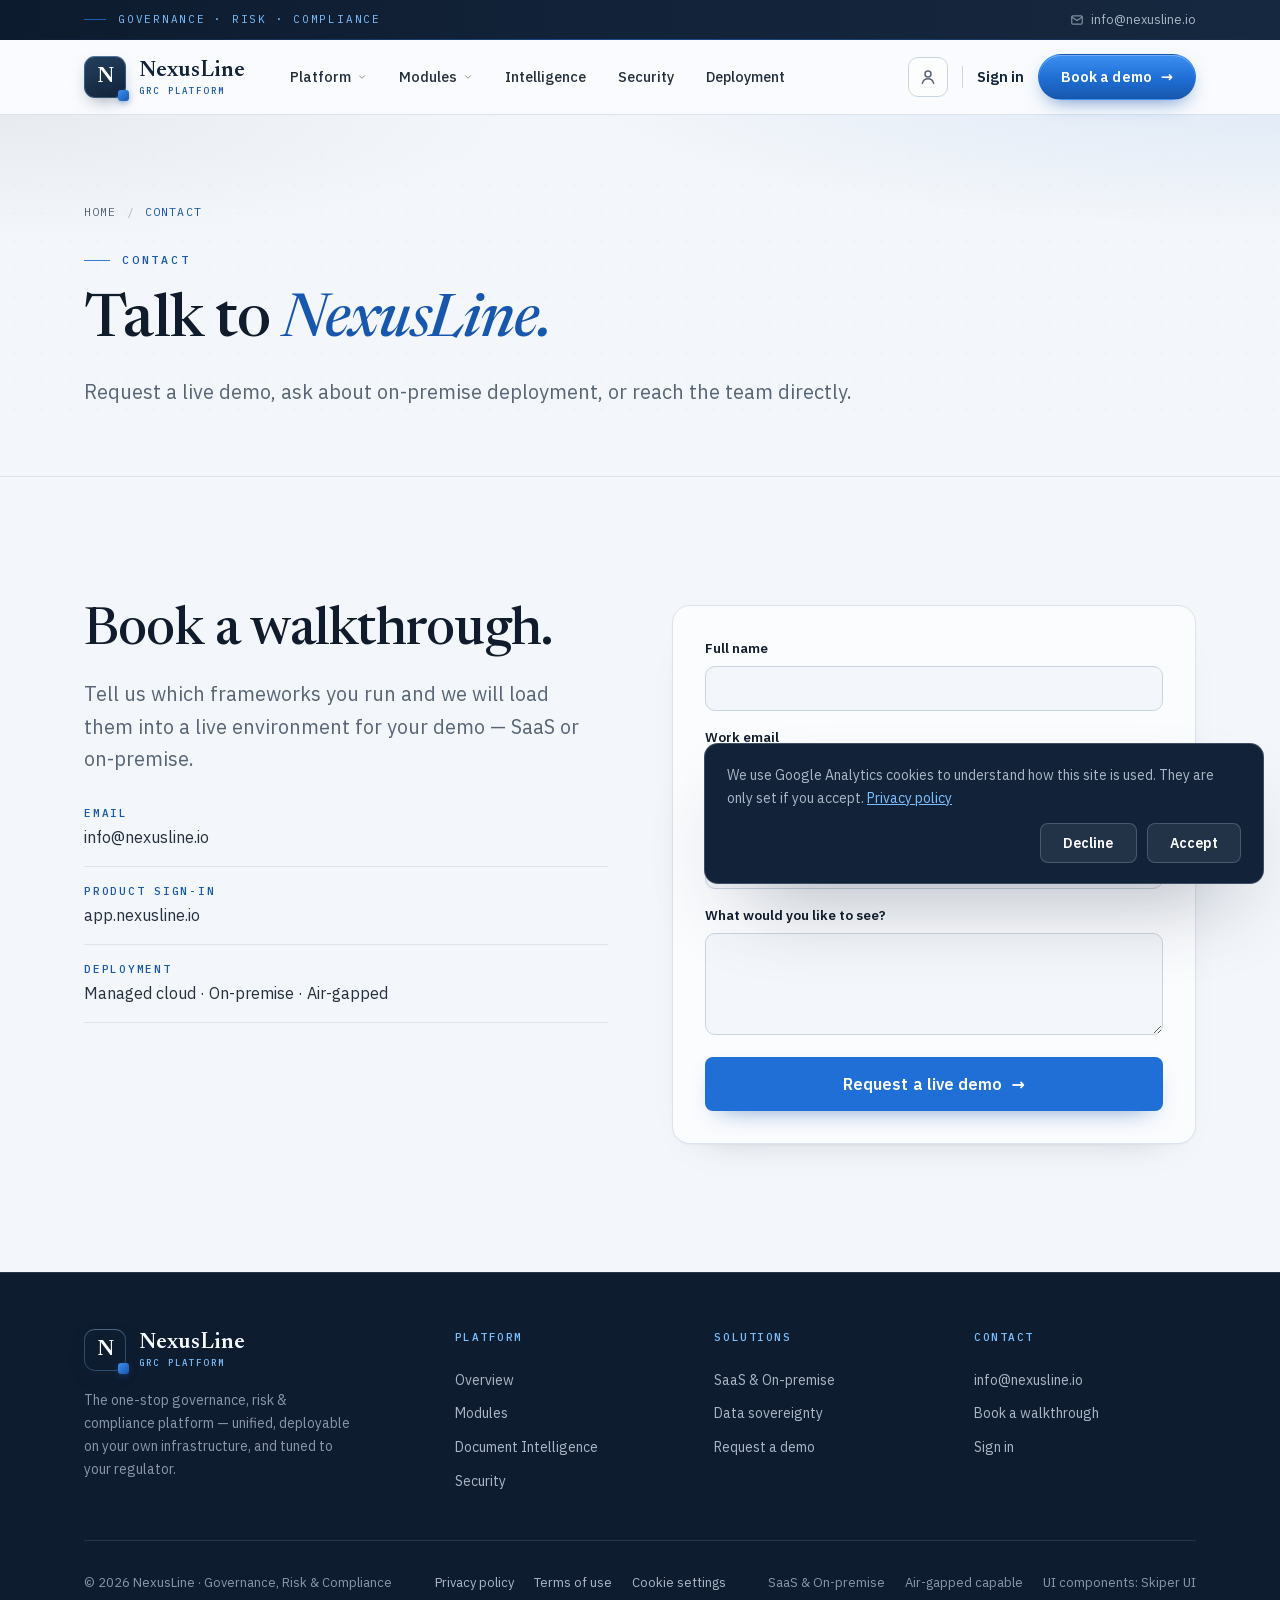
<file: contact.html>
<!DOCTYPE html>
<html lang="en">
<head>
  <meta charset="utf-8">
  <meta name="viewport" content="width=device-width, initial-scale=1">
  <title>Contact & Demo — book a NexusLine walkthrough | NexusLine</title>
  <meta name="description" content="Book a NexusLine demo with your own frameworks loaded. Email info@nexusline.io or request a live walkthrough — managed cloud or fully on-premise.">
  <link rel="canonical" href="https://nexusline.io/contact">
  <meta name="robots" content="index, follow, max-image-preview:large">
  <meta name="theme-color" content="#122238">
  <meta name="author" content="NexusLine">

  <!-- Open Graph -->
  <meta property="og:type" content="website">
  <meta property="og:site_name" content="NexusLine">
  <meta property="og:title" content="Contact & Demo — book a NexusLine walkthrough | NexusLine">
  <meta property="og:description" content="Book a NexusLine demo with your own frameworks loaded. Email info@nexusline.io or request a live walkthrough — managed cloud or fully on-premise.">
  <meta property="og:url" content="https://nexusline.io/contact">
  <meta property="og:image" content="https://nexusline.io/assets/img/og-image.jpg">
  <meta property="og:image:width" content="1200">
  <meta property="og:image:height" content="630">
  <meta property="og:image:type" content="image/jpeg">
  <meta property="og:image:alt" content="NexusLine governance &amp; risk dashboard">
  <meta property="og:locale" content="en">

  <!-- Twitter -->
  <meta name="twitter:card" content="summary_large_image">
  <meta name="twitter:title" content="Contact & Demo — book a NexusLine walkthrough | NexusLine">
  <meta name="twitter:description" content="Book a NexusLine demo with your own frameworks loaded. Email info@nexusline.io or request a live walkthrough — managed cloud or fully on-premise.">
  <meta name="twitter:image" content="https://nexusline.io/assets/img/og-image.jpg">
  <meta name="twitter:image:alt" content="NexusLine governance &amp; risk dashboard">

  <!-- Icons / manifest -->
  <link rel="icon" href="/favicon.ico" sizes="32x32">
  <link rel="icon" href="/favicon.svg" type="image/svg+xml">
  <link rel="apple-touch-icon" href="/apple-touch-icon.png">
  <link rel="manifest" href="/site.webmanifest">

  <!-- Styles -->
  <link rel="stylesheet" href="/assets/css/fonts.css">
  <link rel="stylesheet" href="/assets/css/styles.css">

  <!-- Interactions -->
  <script src="/assets/js/main.js" defer></script>
  <script src="/assets/js/consent.js" defer></script>

  <script type="application/ld+json">
{
  "@context": "https://schema.org",
  "@graph": [
    {
      "@type": "Organization",
      "@id": "https://nexusline.io/#org",
      "name": "NexusLine",
      "url": "https://nexusline.io/",
      "email": "info@nexusline.io",
      "logo": "https://nexusline.io/assets/img/icon-512.png",
      "description": "Enterprise governance, risk & compliance platform — deployable as managed cloud or fully on-premise.",
      "areaServed": {
        "@type": "Country",
        "name": "Canada"
      },
      "contactPoint": {
        "@type": "ContactPoint",
        "email": "info@nexusline.io",
        "contactType": "sales"
      }
    },
    {
      "@type": "WebSite",
      "@id": "https://nexusline.io/#website",
      "url": "https://nexusline.io/",
      "name": "NexusLine",
      "publisher": {
        "@id": "https://nexusline.io/#org"
      },
      "inLanguage": "en"
    },
    {
      "@type": "WebPage",
      "@id": "https://nexusline.io/contact#webpage",
      "url": "https://nexusline.io/contact",
      "name": "Contact & Demo — book a NexusLine walkthrough | NexusLine",
      "description": "Book a NexusLine demo with your own frameworks loaded. Email info@nexusline.io or request a live walkthrough — managed cloud or fully on-premise.",
      "isPartOf": {
        "@id": "https://nexusline.io/#website"
      },
      "inLanguage": "en"
    },
    {
      "@type": "BreadcrumbList",
      "itemListElement": [
        {
          "@type": "ListItem",
          "position": 1,
          "name": "Home",
          "item": "https://nexusline.io/"
        },
        {
          "@type": "ListItem",
          "position": 2,
          "name": "Contact",
          "item": "https://nexusline.io/contact"
        }
      ]
    }
  ]
}
  </script>
</head>
<body data-page="contact">
<a class="skip" href="#top">Skip to content</a>
  <!-- ==================== TOP UTILITY BAR ==================== -->
  <div class="topbar">
    <div class="wrap topbar-row">
      <span class="tb-tag">Governance · Risk · Compliance</span>
      <div class="tb-right">
        <a href="mailto:info@nexusline.io"><svg viewBox="0 0 24 24" fill="none" stroke="currentColor" stroke-width="2" aria-hidden="true"><rect x="3" y="5" width="18" height="14" rx="2"></rect><path d="M3 7l9 6 9-6" stroke-linecap="round" stroke-linejoin="round"></path></svg>info@nexusline.io</a>
      </div>
    </div>
  </div>

  <!-- ==================== PRIMARY NAV ==================== -->
  <header class="nav" id="nav">
    <div class="wrap nav-row">
      <a class="brand" href="/" aria-label="NexusLine — home">
        <span class="monogram" aria-hidden="true">N</span>
        <span class="wordmark">NexusLine<small>GRC PLATFORM</small></span>
      </a>
      <nav class="primary-nav" aria-label="Primary">
        <ul class="nav-links">
          <li class="nav-item">
            <a href="/platform">Platform <svg class="cr" viewBox="0 0 24 24" fill="none" stroke="currentColor" stroke-width="2.4" aria-hidden="true"><path d="M6 9l6 6 6-6" stroke-linecap="round" stroke-linejoin="round"></path></svg></a>
            <div class="nav-panel">
              <div class="panel-inner">
                <div class="panel-grid">
                  <a class="panel-link" href="/platform"><b>Platform overview</b><span>How risk, compliance, governance, audit &amp; continuity connect.</span></a>
                  <a class="panel-link" href="/modules"><b>64 modules</b><span>The full catalogue across eleven GRC domains.</span></a>
                  <a class="panel-link" href="/intelligence"><b>Document intelligence</b><span>Turn a regulation into mapped obligations in seconds.</span></a>
                  <a class="panel-link" href="/security"><b>Security &amp; audit</b><span>SSO, RBAC, append-only trail — passes day-one review.</span></a>
                </div>
                <div class="panel-foot">
                  <a href="/platform">Explore the full platform <span class="arr">&#8594;</span></a>
                  <span class="panel-note">11 Domains · 64 Modules</span>
                </div>
              </div>
            </div>
          </li>
          <li class="nav-item">
            <a href="/modules">Modules <svg class="cr" viewBox="0 0 24 24" fill="none" stroke="currentColor" stroke-width="2.4" aria-hidden="true"><path d="M6 9l6 6 6-6" stroke-linecap="round" stroke-linejoin="round"></path></svg></a>
            <div class="nav-panel">
              <div class="panel-inner">
                <div class="panel-grid">
                  <a class="panel-link" href="/modules#risk"><b>Risk</b><span>Register, operational, model risk, quantification.</span></a>
                  <a class="panel-link" href="/modules#compliance"><b>Compliance</b><span>Regulatory change, framework library, ICFR, declarations.</span></a>
                  <a class="panel-link" href="/modules#governance"><b>Governance</b><span>Policy, board &amp; committees, delegation of authority.</span></a>
                  <a class="panel-link" href="/modules#operations"><b>Security Operations</b><span>Incidents, vulnerabilities, continuity, impact analysis.</span></a>
                </div>
                <div class="panel-foot">
                  <a href="/modules">Browse all 64 modules <span class="arr">&#8594;</span></a>
                  <span class="panel-note">17 Frameworks preloaded</span>
                </div>
              </div>
            </div>
          </li>
          <li class="nav-item"><a href="/intelligence">Intelligence</a></li>
          <li class="nav-item"><a href="/security">Security</a></li>
          <li class="nav-item"><a href="/deployment">Deployment</a></li>
        </ul>
      </nav>
      <div class="nav-cta">
        <a class="nav-search" href="https://app.nexusline.io" aria-label="Sign in to the app"><svg viewBox="0 0 24 24" fill="none" stroke="currentColor" stroke-width="2" aria-hidden="true"><circle cx="12" cy="8" r="4"></circle><path d="M4.5 20.5c.8-3.8 3.9-6.3 7.5-6.3s6.7 2.5 7.5 6.3" stroke-linecap="round"></path></svg></a>
        <span class="nav-divider" aria-hidden="true"></span>
        <a class="nav-signin" href="https://app.nexusline.io">Sign in</a>
        <a class="btn btn-primary" href="/contact">Book a demo <span class="arr">&#8594;</span></a>
      </div>
      <button class="menu-btn" id="menuBtn" aria-label="Open menu" aria-expanded="false">
        <svg viewBox="0 0 24 24" fill="none" stroke="currentColor" stroke-width="2" aria-hidden="true"><path d="M4 7h16M4 12h16M4 17h16" stroke-linecap="round"></path></svg>
      </button>
    </div>
    <div class="mobile-menu" id="mobileMenu">
      <a href="/platform">Platform</a>
      <a href="/modules">Modules</a>
      <a href="/intelligence">Intelligence</a>
      <a href="/security">Security</a>
      <a href="/deployment">Deployment</a>
      <a href="https://app.nexusline.io">Sign in</a>
      <a class="btn btn-primary" href="/contact">Book a demo</a>
    </div>
  </header>
  <main id="top">
  <section class="page-hero grain">
    <div class="wrap">
      <nav class="crumbs" aria-label="Breadcrumb"><a href="/">Home</a> <span class="crumb-sep">/</span> <span aria-current="page">Contact</span></nav>
      <span class="eyebrow reveal">Contact</span>
      <h1 class="page-h1 reveal d1">Talk to <span class="em">NexusLine.</span></h1>
      <p class="lede reveal d2">Request a live demo, ask about on-premise deployment, or reach the team directly.</p>
    </div>
  </section>
  <section class="sec-pad" id="contact">
    <div class="wrap">
      <div class="contact-grid">
        <div class="reveal">
          <h2 class="h-sec">Book a walkthrough.</h2>
          <p class="lede" style="margin-top:18px;">Tell us which frameworks you run and we will load them into a live environment for your demo — SaaS or on-premise.</p>
          <ul class="contact-list">
            <li><b>Email</b><a href="mailto:info@nexusline.io">info@nexusline.io</a></li>
            <li><b>Product sign-in</b><a href="https://app.nexusline.io">app.nexusline.io</a></li>
            <li><b>Deployment</b><span>Managed cloud · On-premise · Air-gapped</span></li>
          </ul>
        </div>
        <form class="contact-form demo-form reveal d1" action="https://formsubmit.co/info@nexusline.io" method="POST" data-demo-form>
          <input type="hidden" name="_subject" value="NexusLine demo request">
          <input type="hidden" name="_template" value="table">
          <input type="hidden" name="_next" value="https://nexusline.io/thank-you">
          <input type="text" name="_honey" class="hp" tabindex="-1" autocomplete="off" aria-hidden="true">
          <label>Full name<input type="text" name="name" autocomplete="name" required></label>
          <label>Work email<input type="email" name="email" autocomplete="email" required></label>
          <label>Organisation<input type="text" name="organisation" autocomplete="organization"></label>
          <label>What would you like to see?<textarea name="message" rows="4"></textarea></label>
          <button class="btn btn-primary btn-lg" type="submit">Request a live demo <span class="arr">&#8594;</span></button>
          <p class="form-status" role="status" aria-live="polite"></p>
        </form>
      </div>
    </div>
  </section>
  </main>
  <!-- ==================== FOOTER ==================== -->
  <footer>
    <div class="wrap">
      <div class="foot-grid">
        <div class="foot-brand">
          <a class="brand" href="/" aria-label="NexusLine — home">
            <span class="monogram" aria-hidden="true">N</span>
            <span class="wordmark">NexusLine<small>GRC PLATFORM</small></span>
          </a>
          <p>The one-stop governance, risk &amp; compliance platform — unified, deployable on your own infrastructure, and tuned to your regulator.</p>
        </div>
        <div class="foot-col">
          <h2>Platform</h2>
          <a href="/platform">Overview</a>
          <a href="/modules">Modules</a>
          <a href="/intelligence">Document Intelligence</a>
          <a href="/security">Security</a>
        </div>
        <div class="foot-col">
          <h2>Solutions</h2>
          <a href="/deployment">SaaS &amp; On-premise</a>
          <a href="/security">Data sovereignty</a>
          <a href="/contact">Request a demo</a>
        </div>
        <div class="foot-col">
          <h2>Contact</h2>
          <a href="mailto:info@nexusline.io">info@nexusline.io</a>
          <a href="/contact">Book a walkthrough</a>
          <a href="https://app.nexusline.io">Sign in</a>
        </div>
      </div>
      <div class="foot-bot">
        <span>© 2026 NexusLine · Governance, Risk &amp; Compliance</span>
        <nav class="foot-legal" aria-label="Legal">
          <a href="/privacy">Privacy policy</a>
          <a href="/terms">Terms of use</a>
          <button type="button" data-cookie-settings hidden>Cookie settings</button>
        </nav>
        <div class="r">
          <span>SaaS &amp; On-premise</span>
          <span>Air-gapped capable</span>
          <a href="https://skiper-ui.com" rel="noopener">UI components: Skiper UI</a>
        </div>
      </div>
    </div>
  </footer>
</body>
</html>
</file>
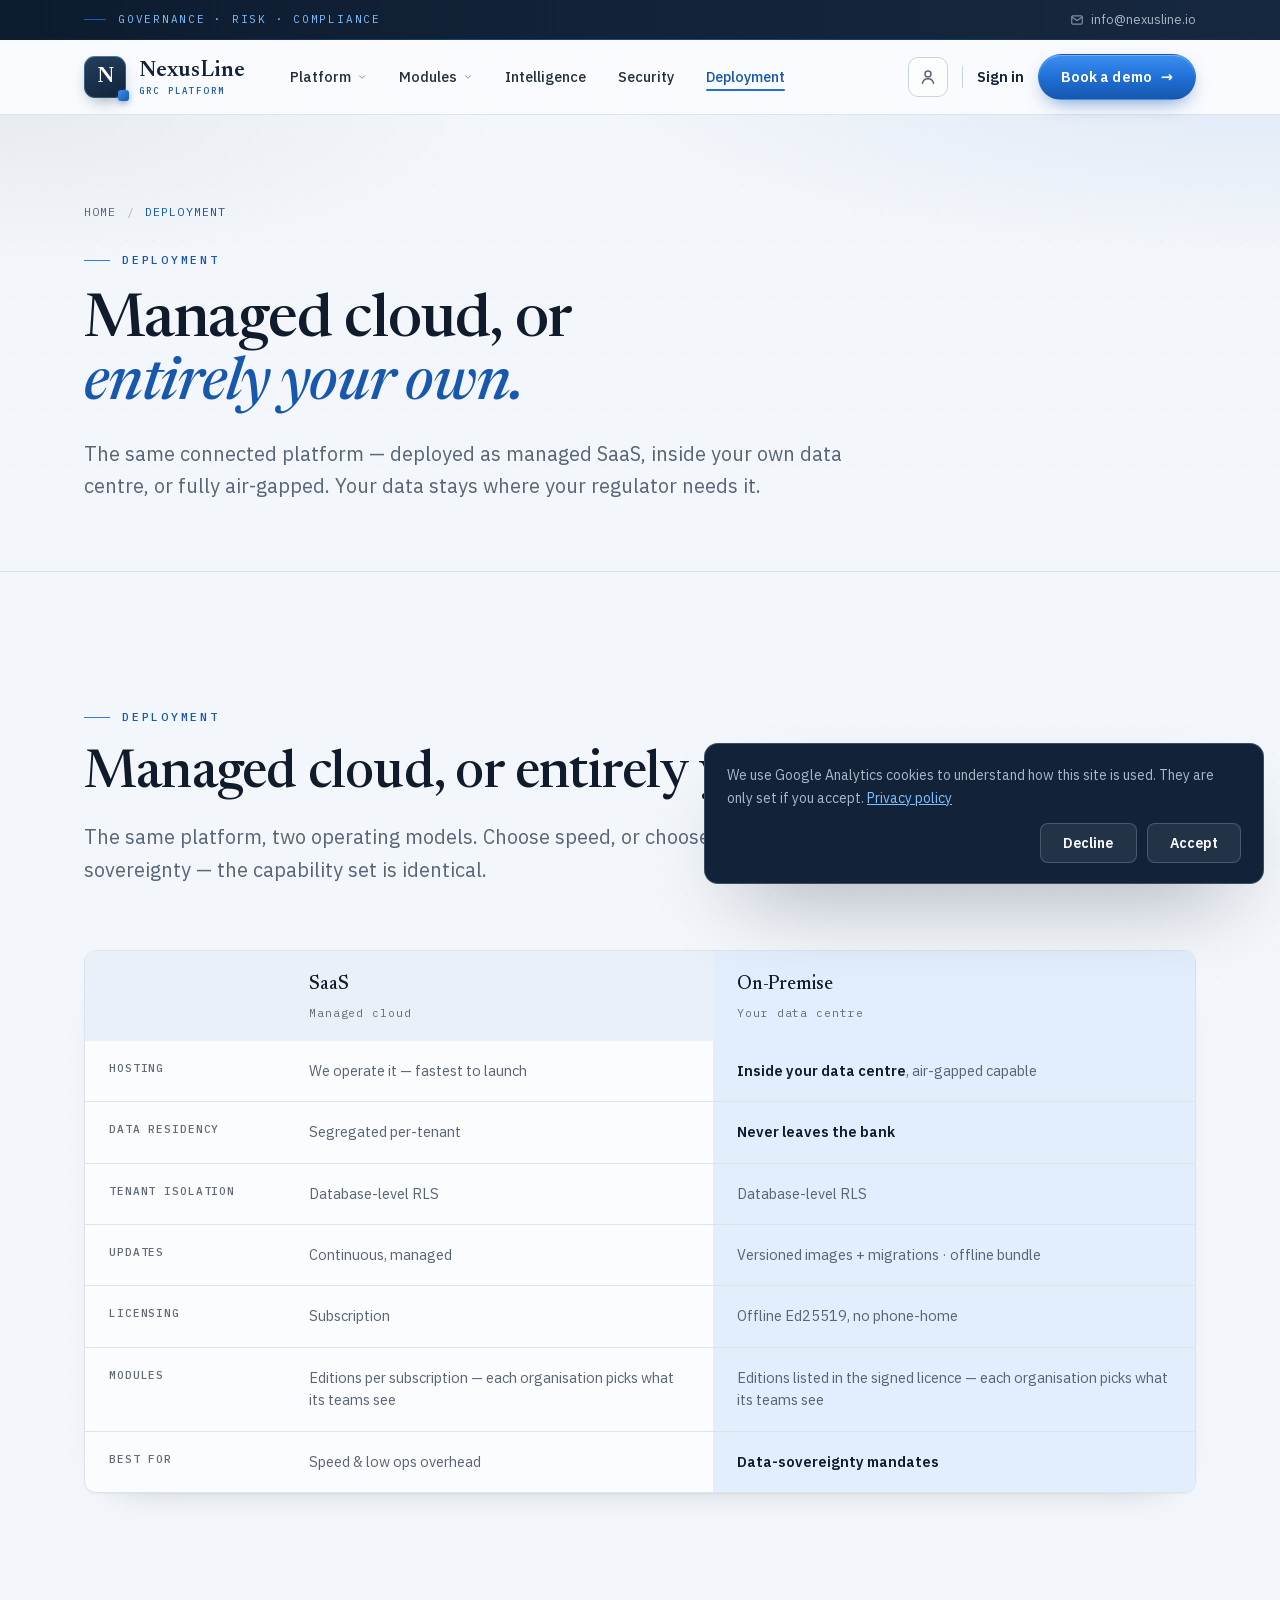
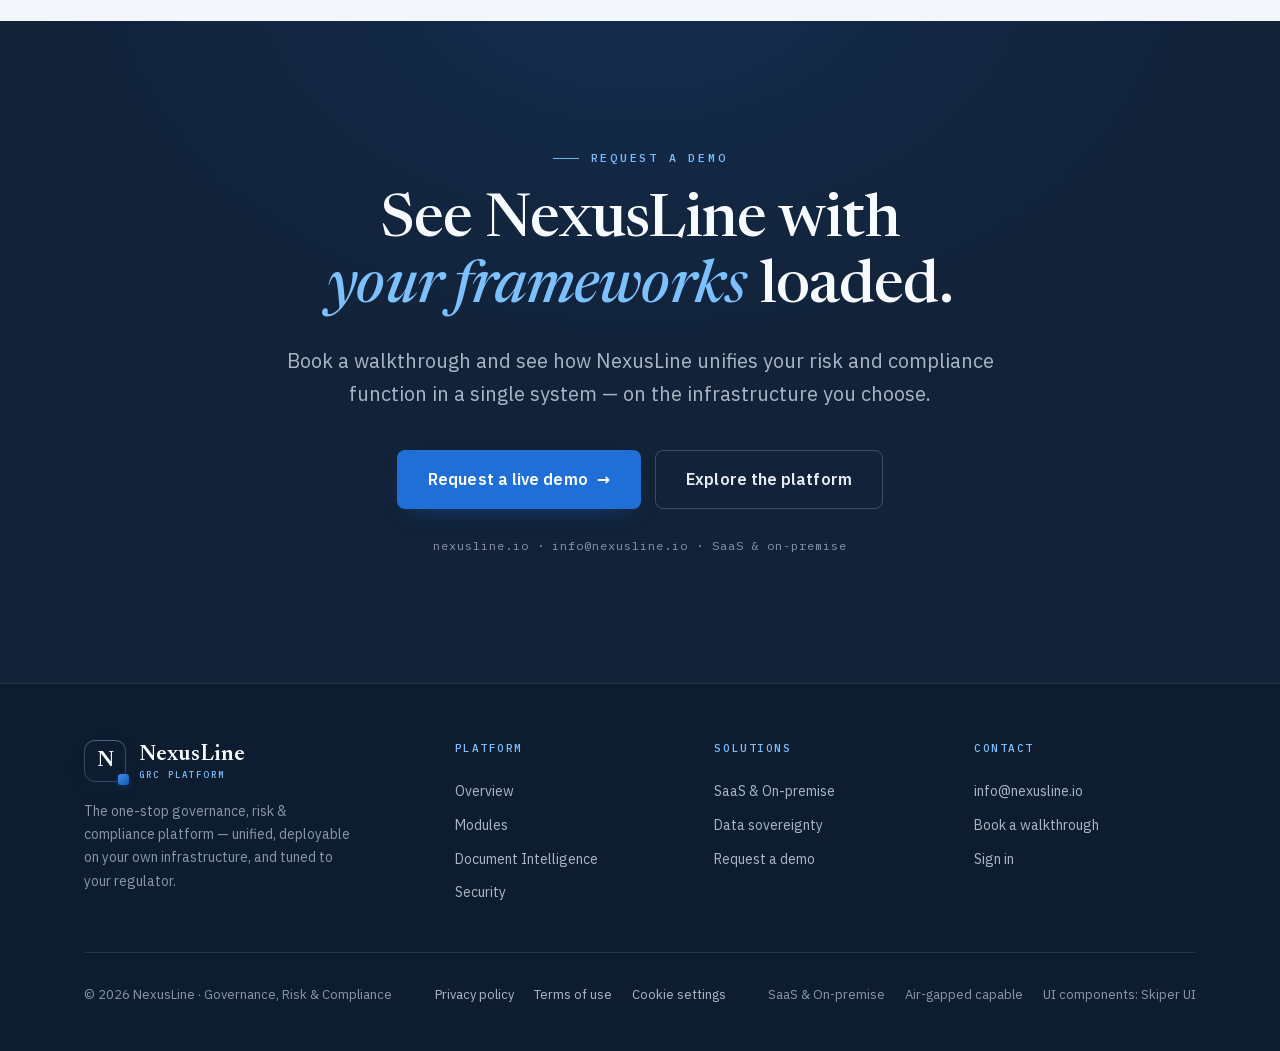
<file: deployment.html>
<!DOCTYPE html>
<html lang="en">
<head>
  <meta charset="utf-8">
  <meta name="viewport" content="width=device-width, initial-scale=1">
  <title>Deployment — managed cloud or fully on-premise | NexusLine</title>
  <meta name="description" content="Run NexusLine as managed cloud, in your own data centre, or fully air-gapped. The same platform, on the infrastructure your regulator and board require.">
  <link rel="canonical" href="https://nexusline.io/deployment">
  <meta name="robots" content="index, follow, max-image-preview:large">
  <meta name="theme-color" content="#122238">
  <meta name="author" content="NexusLine">

  <!-- Open Graph -->
  <meta property="og:type" content="website">
  <meta property="og:site_name" content="NexusLine">
  <meta property="og:title" content="Deployment — managed cloud or fully on-premise | NexusLine">
  <meta property="og:description" content="Run NexusLine as managed cloud, in your own data centre, or fully air-gapped. The same platform, on the infrastructure your regulator and board require.">
  <meta property="og:url" content="https://nexusline.io/deployment">
  <meta property="og:image" content="https://nexusline.io/assets/img/og-image.jpg">
  <meta property="og:image:width" content="1200">
  <meta property="og:image:height" content="630">
  <meta property="og:image:type" content="image/jpeg">
  <meta property="og:image:alt" content="NexusLine governance &amp; risk dashboard">
  <meta property="og:locale" content="en">

  <!-- Twitter -->
  <meta name="twitter:card" content="summary_large_image">
  <meta name="twitter:title" content="Deployment — managed cloud or fully on-premise | NexusLine">
  <meta name="twitter:description" content="Run NexusLine as managed cloud, in your own data centre, or fully air-gapped. The same platform, on the infrastructure your regulator and board require.">
  <meta name="twitter:image" content="https://nexusline.io/assets/img/og-image.jpg">
  <meta name="twitter:image:alt" content="NexusLine governance &amp; risk dashboard">

  <!-- Icons / manifest -->
  <link rel="icon" href="/favicon.ico" sizes="32x32">
  <link rel="icon" href="/favicon.svg" type="image/svg+xml">
  <link rel="apple-touch-icon" href="/apple-touch-icon.png">
  <link rel="manifest" href="/site.webmanifest">

  <!-- Styles -->
  <link rel="stylesheet" href="/assets/css/fonts.css">
  <link rel="stylesheet" href="/assets/css/styles.css">

  <!-- Interactions -->
  <script src="/assets/js/main.js" defer></script>
  <script src="/assets/js/consent.js" defer></script>

  <script type="application/ld+json">
{
  "@context": "https://schema.org",
  "@graph": [
    {
      "@type": "Organization",
      "@id": "https://nexusline.io/#org",
      "name": "NexusLine",
      "url": "https://nexusline.io/",
      "email": "info@nexusline.io",
      "logo": "https://nexusline.io/assets/img/icon-512.png",
      "description": "Enterprise governance, risk & compliance platform — deployable as managed cloud or fully on-premise.",
      "areaServed": {
        "@type": "Country",
        "name": "Canada"
      },
      "contactPoint": {
        "@type": "ContactPoint",
        "email": "info@nexusline.io",
        "contactType": "sales"
      }
    },
    {
      "@type": "WebSite",
      "@id": "https://nexusline.io/#website",
      "url": "https://nexusline.io/",
      "name": "NexusLine",
      "publisher": {
        "@id": "https://nexusline.io/#org"
      },
      "inLanguage": "en"
    },
    {
      "@type": "WebPage",
      "@id": "https://nexusline.io/deployment#webpage",
      "url": "https://nexusline.io/deployment",
      "name": "Deployment — managed cloud or fully on-premise | NexusLine",
      "description": "Run NexusLine as managed cloud, in your own data centre, or fully air-gapped. The same platform, on the infrastructure your regulator and board require.",
      "isPartOf": {
        "@id": "https://nexusline.io/#website"
      },
      "inLanguage": "en"
    },
    {
      "@type": "BreadcrumbList",
      "itemListElement": [
        {
          "@type": "ListItem",
          "position": 1,
          "name": "Home",
          "item": "https://nexusline.io/"
        },
        {
          "@type": "ListItem",
          "position": 2,
          "name": "Deployment",
          "item": "https://nexusline.io/deployment"
        }
      ]
    }
  ]
}
  </script>
</head>
<body data-page="deployment">
<a class="skip" href="#top">Skip to content</a>
  <!-- ==================== TOP UTILITY BAR ==================== -->
  <div class="topbar">
    <div class="wrap topbar-row">
      <span class="tb-tag">Governance · Risk · Compliance</span>
      <div class="tb-right">
        <a href="mailto:info@nexusline.io"><svg viewBox="0 0 24 24" fill="none" stroke="currentColor" stroke-width="2" aria-hidden="true"><rect x="3" y="5" width="18" height="14" rx="2"></rect><path d="M3 7l9 6 9-6" stroke-linecap="round" stroke-linejoin="round"></path></svg>info@nexusline.io</a>
      </div>
    </div>
  </div>

  <!-- ==================== PRIMARY NAV ==================== -->
  <header class="nav" id="nav">
    <div class="wrap nav-row">
      <a class="brand" href="/" aria-label="NexusLine — home">
        <span class="monogram" aria-hidden="true">N</span>
        <span class="wordmark">NexusLine<small>GRC PLATFORM</small></span>
      </a>
      <nav class="primary-nav" aria-label="Primary">
        <ul class="nav-links">
          <li class="nav-item">
            <a href="/platform">Platform <svg class="cr" viewBox="0 0 24 24" fill="none" stroke="currentColor" stroke-width="2.4" aria-hidden="true"><path d="M6 9l6 6 6-6" stroke-linecap="round" stroke-linejoin="round"></path></svg></a>
            <div class="nav-panel">
              <div class="panel-inner">
                <div class="panel-grid">
                  <a class="panel-link" href="/platform"><b>Platform overview</b><span>How risk, compliance, governance, audit &amp; continuity connect.</span></a>
                  <a class="panel-link" href="/modules"><b>64 modules</b><span>The full catalogue across eleven GRC domains.</span></a>
                  <a class="panel-link" href="/intelligence"><b>Document intelligence</b><span>Turn a regulation into mapped obligations in seconds.</span></a>
                  <a class="panel-link" href="/security"><b>Security &amp; audit</b><span>SSO, RBAC, append-only trail — passes day-one review.</span></a>
                </div>
                <div class="panel-foot">
                  <a href="/platform">Explore the full platform <span class="arr">&#8594;</span></a>
                  <span class="panel-note">11 Domains · 64 Modules</span>
                </div>
              </div>
            </div>
          </li>
          <li class="nav-item">
            <a href="/modules">Modules <svg class="cr" viewBox="0 0 24 24" fill="none" stroke="currentColor" stroke-width="2.4" aria-hidden="true"><path d="M6 9l6 6 6-6" stroke-linecap="round" stroke-linejoin="round"></path></svg></a>
            <div class="nav-panel">
              <div class="panel-inner">
                <div class="panel-grid">
                  <a class="panel-link" href="/modules#risk"><b>Risk</b><span>Register, operational, model risk, quantification.</span></a>
                  <a class="panel-link" href="/modules#compliance"><b>Compliance</b><span>Regulatory change, framework library, ICFR, declarations.</span></a>
                  <a class="panel-link" href="/modules#governance"><b>Governance</b><span>Policy, board &amp; committees, delegation of authority.</span></a>
                  <a class="panel-link" href="/modules#operations"><b>Security Operations</b><span>Incidents, vulnerabilities, continuity, impact analysis.</span></a>
                </div>
                <div class="panel-foot">
                  <a href="/modules">Browse all 64 modules <span class="arr">&#8594;</span></a>
                  <span class="panel-note">17 Frameworks preloaded</span>
                </div>
              </div>
            </div>
          </li>
          <li class="nav-item"><a href="/intelligence">Intelligence</a></li>
          <li class="nav-item"><a href="/security">Security</a></li>
          <li class="nav-item current"><a href="/deployment" aria-current="page">Deployment</a></li>
        </ul>
      </nav>
      <div class="nav-cta">
        <a class="nav-search" href="https://app.nexusline.io" aria-label="Sign in to the app"><svg viewBox="0 0 24 24" fill="none" stroke="currentColor" stroke-width="2" aria-hidden="true"><circle cx="12" cy="8" r="4"></circle><path d="M4.5 20.5c.8-3.8 3.9-6.3 7.5-6.3s6.7 2.5 7.5 6.3" stroke-linecap="round"></path></svg></a>
        <span class="nav-divider" aria-hidden="true"></span>
        <a class="nav-signin" href="https://app.nexusline.io">Sign in</a>
        <a class="btn btn-primary" href="/contact">Book a demo <span class="arr">&#8594;</span></a>
      </div>
      <button class="menu-btn" id="menuBtn" aria-label="Open menu" aria-expanded="false">
        <svg viewBox="0 0 24 24" fill="none" stroke="currentColor" stroke-width="2" aria-hidden="true"><path d="M4 7h16M4 12h16M4 17h16" stroke-linecap="round"></path></svg>
      </button>
    </div>
    <div class="mobile-menu" id="mobileMenu">
      <a href="/platform">Platform</a>
      <a href="/modules">Modules</a>
      <a href="/intelligence">Intelligence</a>
      <a href="/security">Security</a>
      <a href="/deployment" aria-current="page">Deployment</a>
      <a href="https://app.nexusline.io">Sign in</a>
      <a class="btn btn-primary" href="/contact">Book a demo</a>
    </div>
  </header>
  <main id="top">
  <section class="page-hero grain">
    <div class="wrap">
      <nav class="crumbs" aria-label="Breadcrumb"><a href="/">Home</a> <span class="crumb-sep">/</span> <span aria-current="page">Deployment</span></nav>
      <span class="eyebrow reveal">Deployment</span>
      <h1 class="page-h1 reveal d1">Managed cloud, or <span class="em">entirely your own.</span></h1>
      <p class="lede reveal d2">The same connected platform — deployed as managed SaaS, inside your own data centre, or fully air-gapped. Your data stays where your regulator needs it.</p>
    </div>
  </section>
<section class="sec-pad grain" id="deployment">
  <div class="wrap">
    <div class="sec-head reveal">
      <span class="eyebrow">Deployment</span>
      <h2 class="h-sec">Managed cloud, or entirely your own.</h2>
      <p class="lede" style="margin-top:18px;">The same platform, two operating models. Choose speed, or choose data sovereignty — the capability set is identical.</p>
    </div>
    <div class="deploy-tbl reveal">
      <div class="deploy-scroll">
        <table class="deploy">
          <thead>
            <tr>
              <th class="rowh"></th>
              <th>SaaS<span class="sub">Managed cloud</span></th>
              <th class="col-onprem">On-Premise<span class="sub">Your data centre</span></th>
            </tr>
          </thead>
          <tbody>
            <tr><th class="rowh">Hosting</th><td>We operate it — fastest to launch</td><td class="col-onprem"><b>Inside your data centre</b>, air-gapped capable</td></tr>
            <tr><th class="rowh">Data residency</th><td>Segregated per-tenant</td><td class="col-onprem"><b>Never leaves the bank</b></td></tr>
            <tr><th class="rowh">Tenant isolation</th><td>Database-level RLS</td><td class="col-onprem">Database-level RLS</td></tr>
            <tr><th class="rowh">Updates</th><td>Continuous, managed</td><td class="col-onprem">Versioned images + migrations · offline bundle</td></tr>
            <tr><th class="rowh">Licensing</th><td>Subscription</td><td class="col-onprem">Offline Ed25519, no phone-home</td></tr>
            <tr><th class="rowh">Modules</th><td>Editions per subscription — each organisation picks what its teams see</td><td class="col-onprem">Editions listed in the signed licence — each organisation picks what its teams see</td></tr>
            <tr><th class="rowh">Best for</th><td>Speed &amp; low ops overhead</td><td class="col-onprem"><b>Data-sovereignty mandates</b></td></tr>
          </tbody>
        </table>
      </div>
    </div>
  </div>
</section>
  <section class="final sec-pad dark" id="demo">
    <div class="wrap">
      <span class="eyebrow center reveal">Request a demo</span>
      <h2 class="reveal d1">See NexusLine with <span class="em">your frameworks</span> loaded.</h2>
      <p class="lede reveal d2">Book a walkthrough and see how NexusLine unifies your risk and compliance function in a single system — on the infrastructure you choose.</p>
      <div class="final-cta reveal d3">
        <a class="btn btn-primary btn-lg" href="/contact">Request a live demo <span class="arr">&#8594;</span></a>
        <a class="btn btn-ghost btn-lg" href="/platform">Explore the platform</a>
      </div>
      <p class="final-mini reveal d3">nexusline.io · info@nexusline.io · SaaS &amp; on-premise</p>
    </div>
  </section>
  </main>
  <!-- ==================== FOOTER ==================== -->
  <footer>
    <div class="wrap">
      <div class="foot-grid">
        <div class="foot-brand">
          <a class="brand" href="/" aria-label="NexusLine — home">
            <span class="monogram" aria-hidden="true">N</span>
            <span class="wordmark">NexusLine<small>GRC PLATFORM</small></span>
          </a>
          <p>The one-stop governance, risk &amp; compliance platform — unified, deployable on your own infrastructure, and tuned to your regulator.</p>
        </div>
        <div class="foot-col">
          <h2>Platform</h2>
          <a href="/platform">Overview</a>
          <a href="/modules">Modules</a>
          <a href="/intelligence">Document Intelligence</a>
          <a href="/security">Security</a>
        </div>
        <div class="foot-col">
          <h2>Solutions</h2>
          <a href="/deployment">SaaS &amp; On-premise</a>
          <a href="/security">Data sovereignty</a>
          <a href="/contact">Request a demo</a>
        </div>
        <div class="foot-col">
          <h2>Contact</h2>
          <a href="mailto:info@nexusline.io">info@nexusline.io</a>
          <a href="/contact">Book a walkthrough</a>
          <a href="https://app.nexusline.io">Sign in</a>
        </div>
      </div>
      <div class="foot-bot">
        <span>© 2026 NexusLine · Governance, Risk &amp; Compliance</span>
        <nav class="foot-legal" aria-label="Legal">
          <a href="/privacy">Privacy policy</a>
          <a href="/terms">Terms of use</a>
          <button type="button" data-cookie-settings hidden>Cookie settings</button>
        </nav>
        <div class="r">
          <span>SaaS &amp; On-premise</span>
          <span>Air-gapped capable</span>
          <a href="https://skiper-ui.com" rel="noopener">UI components: Skiper UI</a>
        </div>
      </div>
    </div>
  </footer>
</body>
</html>
</file>
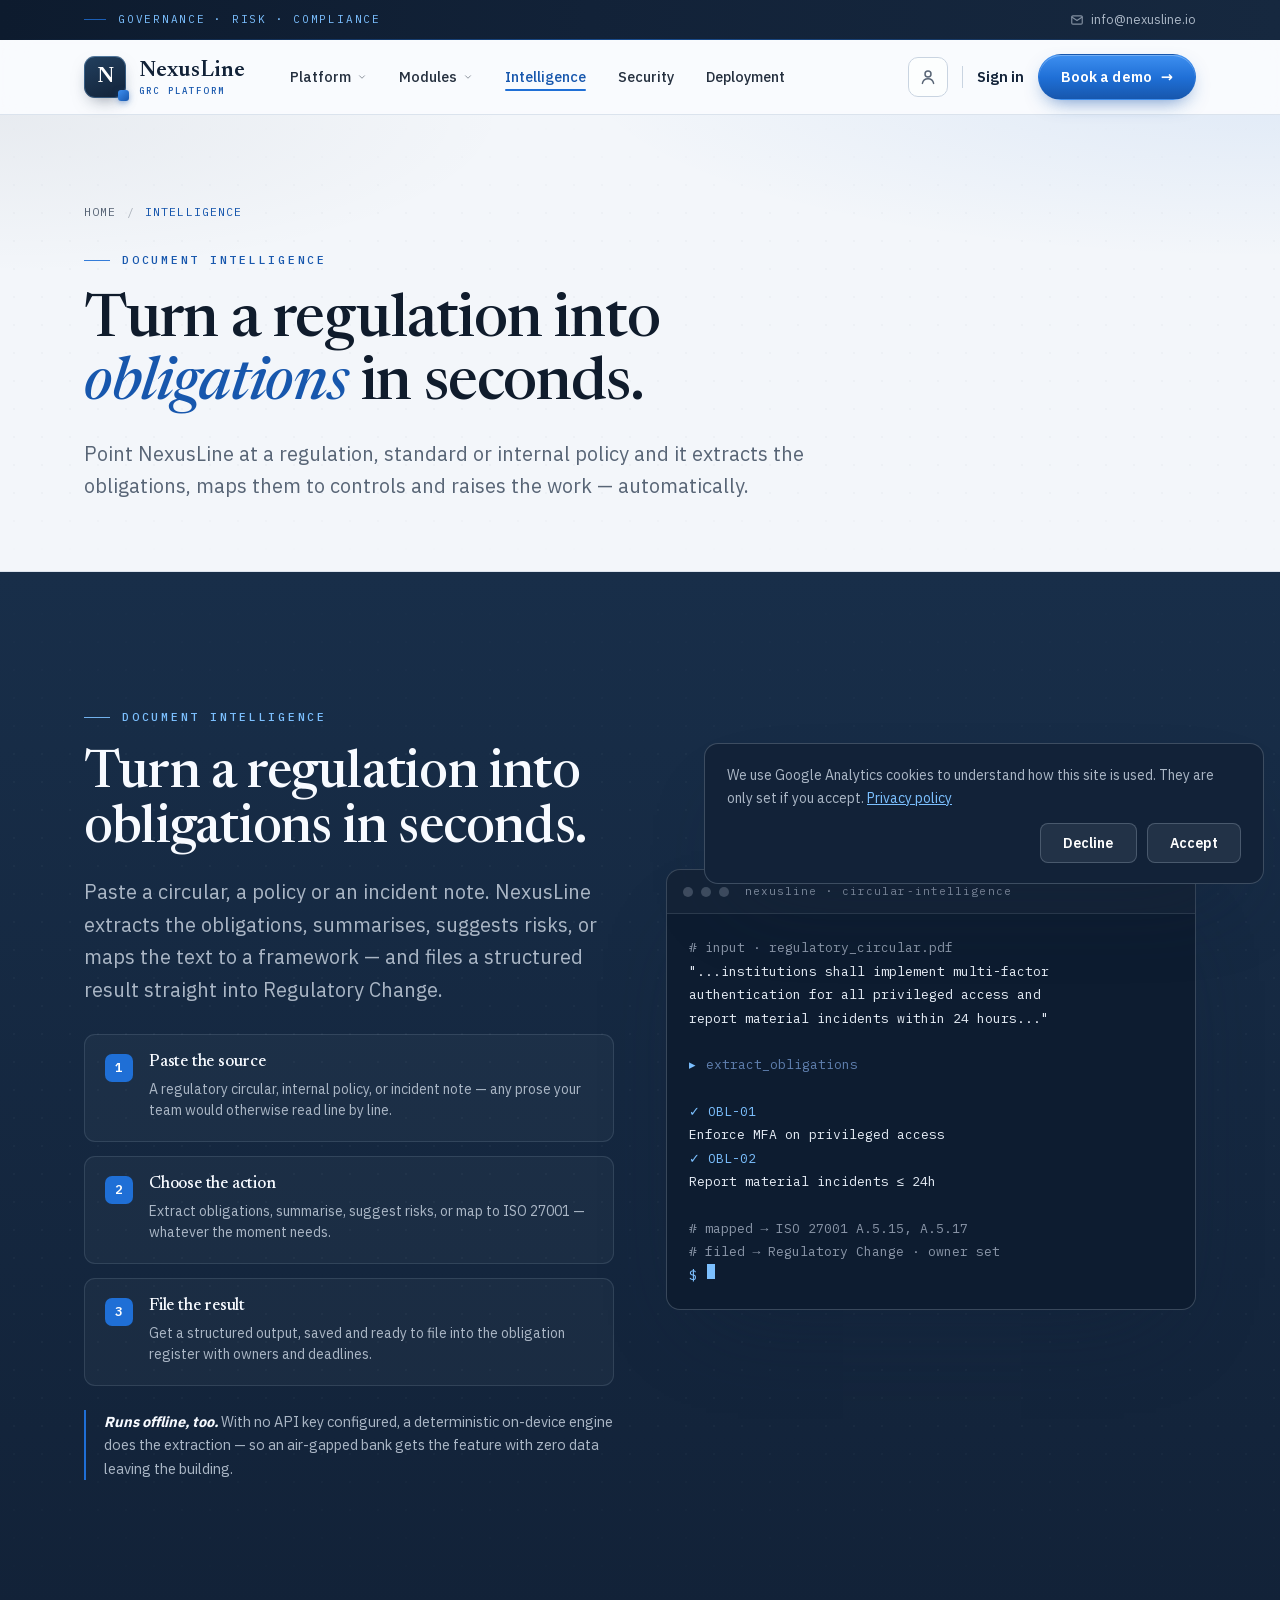
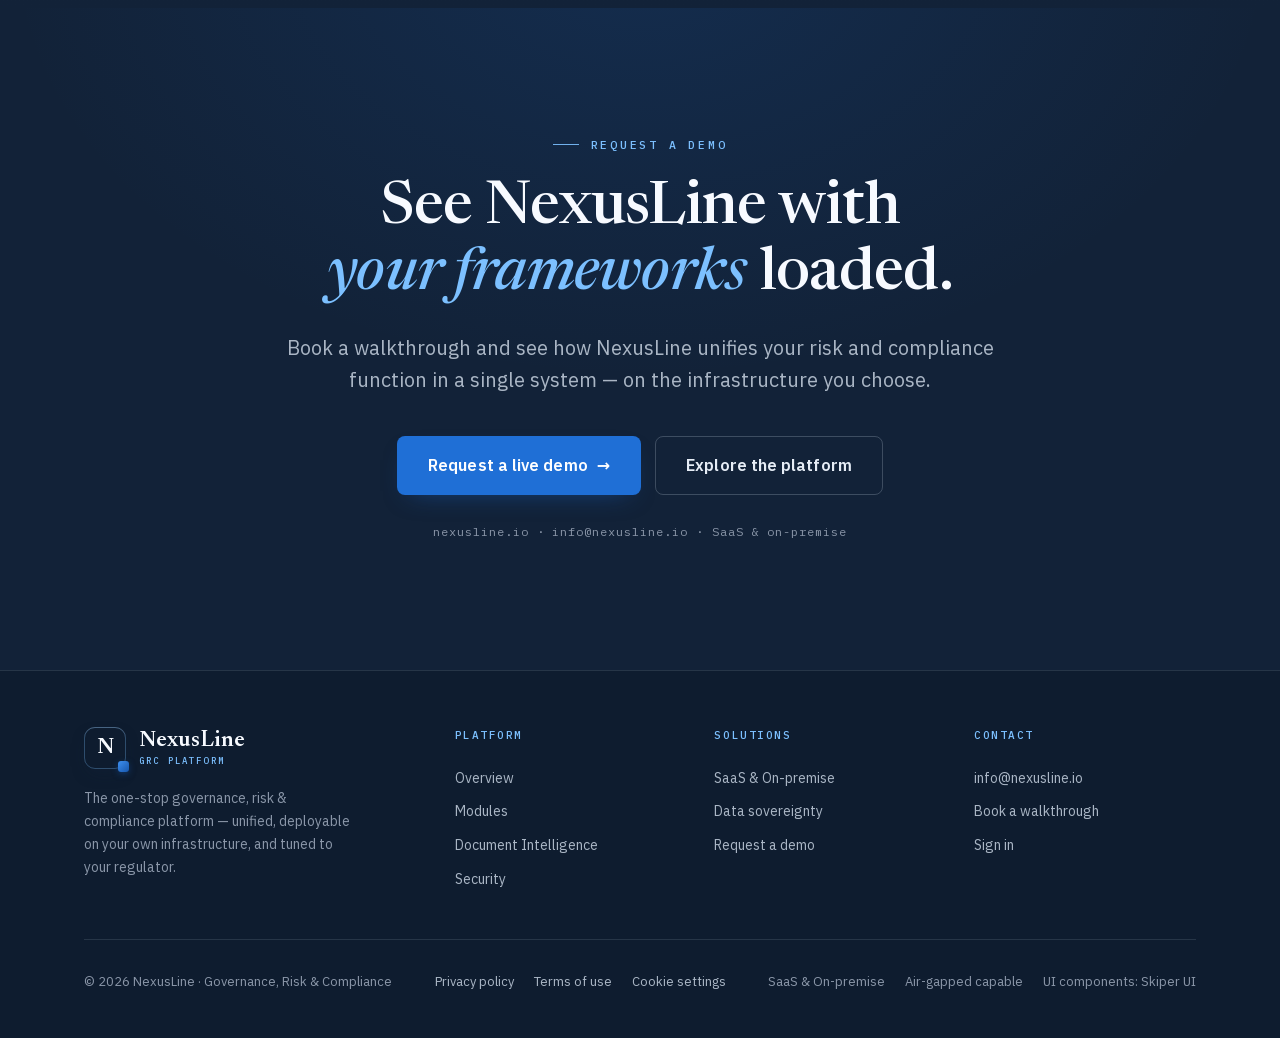
<file: intelligence.html>
<!DOCTYPE html>
<html lang="en">
<head>
  <meta charset="utf-8">
  <meta name="viewport" content="width=device-width, initial-scale=1">
  <title>Document Intelligence — obligations in seconds | NexusLine</title>
  <meta name="description" content="NexusLine reads a circular or standard and turns it into mapped obligations, controls and tasks in seconds.">
  <link rel="canonical" href="https://nexusline.io/intelligence">
  <meta name="robots" content="index, follow, max-image-preview:large">
  <meta name="theme-color" content="#122238">
  <meta name="author" content="NexusLine">

  <!-- Open Graph -->
  <meta property="og:type" content="website">
  <meta property="og:site_name" content="NexusLine">
  <meta property="og:title" content="Document Intelligence — obligations in seconds | NexusLine">
  <meta property="og:description" content="NexusLine reads a circular or standard and turns it into mapped obligations, controls and tasks in seconds.">
  <meta property="og:url" content="https://nexusline.io/intelligence">
  <meta property="og:image" content="https://nexusline.io/assets/img/og-image.jpg">
  <meta property="og:image:width" content="1200">
  <meta property="og:image:height" content="630">
  <meta property="og:image:type" content="image/jpeg">
  <meta property="og:image:alt" content="NexusLine governance &amp; risk dashboard">
  <meta property="og:locale" content="en">

  <!-- Twitter -->
  <meta name="twitter:card" content="summary_large_image">
  <meta name="twitter:title" content="Document Intelligence — obligations in seconds | NexusLine">
  <meta name="twitter:description" content="NexusLine reads a circular or standard and turns it into mapped obligations, controls and tasks in seconds.">
  <meta name="twitter:image" content="https://nexusline.io/assets/img/og-image.jpg">
  <meta name="twitter:image:alt" content="NexusLine governance &amp; risk dashboard">

  <!-- Icons / manifest -->
  <link rel="icon" href="/favicon.ico" sizes="32x32">
  <link rel="icon" href="/favicon.svg" type="image/svg+xml">
  <link rel="apple-touch-icon" href="/apple-touch-icon.png">
  <link rel="manifest" href="/site.webmanifest">

  <!-- Styles -->
  <link rel="stylesheet" href="/assets/css/fonts.css">
  <link rel="stylesheet" href="/assets/css/styles.css">

  <!-- Interactions -->
  <script src="/assets/js/main.js" defer></script>
  <script src="/assets/js/consent.js" defer></script>

  <script type="application/ld+json">
{
  "@context": "https://schema.org",
  "@graph": [
    {
      "@type": "Organization",
      "@id": "https://nexusline.io/#org",
      "name": "NexusLine",
      "url": "https://nexusline.io/",
      "email": "info@nexusline.io",
      "logo": "https://nexusline.io/assets/img/icon-512.png",
      "description": "Enterprise governance, risk & compliance platform — deployable as managed cloud or fully on-premise.",
      "areaServed": {
        "@type": "Country",
        "name": "Canada"
      },
      "contactPoint": {
        "@type": "ContactPoint",
        "email": "info@nexusline.io",
        "contactType": "sales"
      }
    },
    {
      "@type": "WebSite",
      "@id": "https://nexusline.io/#website",
      "url": "https://nexusline.io/",
      "name": "NexusLine",
      "publisher": {
        "@id": "https://nexusline.io/#org"
      },
      "inLanguage": "en"
    },
    {
      "@type": "WebPage",
      "@id": "https://nexusline.io/intelligence#webpage",
      "url": "https://nexusline.io/intelligence",
      "name": "Document Intelligence — obligations in seconds | NexusLine",
      "description": "NexusLine reads a circular or standard and turns it into mapped obligations, controls and tasks in seconds.",
      "isPartOf": {
        "@id": "https://nexusline.io/#website"
      },
      "inLanguage": "en"
    },
    {
      "@type": "BreadcrumbList",
      "itemListElement": [
        {
          "@type": "ListItem",
          "position": 1,
          "name": "Home",
          "item": "https://nexusline.io/"
        },
        {
          "@type": "ListItem",
          "position": 2,
          "name": "Intelligence",
          "item": "https://nexusline.io/intelligence"
        }
      ]
    }
  ]
}
  </script>
</head>
<body data-page="intelligence">
<a class="skip" href="#top">Skip to content</a>
  <!-- ==================== TOP UTILITY BAR ==================== -->
  <div class="topbar">
    <div class="wrap topbar-row">
      <span class="tb-tag">Governance · Risk · Compliance</span>
      <div class="tb-right">
        <a href="mailto:info@nexusline.io"><svg viewBox="0 0 24 24" fill="none" stroke="currentColor" stroke-width="2" aria-hidden="true"><rect x="3" y="5" width="18" height="14" rx="2"></rect><path d="M3 7l9 6 9-6" stroke-linecap="round" stroke-linejoin="round"></path></svg>info@nexusline.io</a>
      </div>
    </div>
  </div>

  <!-- ==================== PRIMARY NAV ==================== -->
  <header class="nav" id="nav">
    <div class="wrap nav-row">
      <a class="brand" href="/" aria-label="NexusLine — home">
        <span class="monogram" aria-hidden="true">N</span>
        <span class="wordmark">NexusLine<small>GRC PLATFORM</small></span>
      </a>
      <nav class="primary-nav" aria-label="Primary">
        <ul class="nav-links">
          <li class="nav-item">
            <a href="/platform">Platform <svg class="cr" viewBox="0 0 24 24" fill="none" stroke="currentColor" stroke-width="2.4" aria-hidden="true"><path d="M6 9l6 6 6-6" stroke-linecap="round" stroke-linejoin="round"></path></svg></a>
            <div class="nav-panel">
              <div class="panel-inner">
                <div class="panel-grid">
                  <a class="panel-link" href="/platform"><b>Platform overview</b><span>How risk, compliance, governance, audit &amp; continuity connect.</span></a>
                  <a class="panel-link" href="/modules"><b>64 modules</b><span>The full catalogue across eleven GRC domains.</span></a>
                  <a class="panel-link" href="/intelligence"><b>Document intelligence</b><span>Turn a regulation into mapped obligations in seconds.</span></a>
                  <a class="panel-link" href="/security"><b>Security &amp; audit</b><span>SSO, RBAC, append-only trail — passes day-one review.</span></a>
                </div>
                <div class="panel-foot">
                  <a href="/platform">Explore the full platform <span class="arr">&#8594;</span></a>
                  <span class="panel-note">11 Domains · 64 Modules</span>
                </div>
              </div>
            </div>
          </li>
          <li class="nav-item">
            <a href="/modules">Modules <svg class="cr" viewBox="0 0 24 24" fill="none" stroke="currentColor" stroke-width="2.4" aria-hidden="true"><path d="M6 9l6 6 6-6" stroke-linecap="round" stroke-linejoin="round"></path></svg></a>
            <div class="nav-panel">
              <div class="panel-inner">
                <div class="panel-grid">
                  <a class="panel-link" href="/modules#risk"><b>Risk</b><span>Register, operational, model risk, quantification.</span></a>
                  <a class="panel-link" href="/modules#compliance"><b>Compliance</b><span>Regulatory change, framework library, ICFR, declarations.</span></a>
                  <a class="panel-link" href="/modules#governance"><b>Governance</b><span>Policy, board &amp; committees, delegation of authority.</span></a>
                  <a class="panel-link" href="/modules#operations"><b>Security Operations</b><span>Incidents, vulnerabilities, continuity, impact analysis.</span></a>
                </div>
                <div class="panel-foot">
                  <a href="/modules">Browse all 64 modules <span class="arr">&#8594;</span></a>
                  <span class="panel-note">17 Frameworks preloaded</span>
                </div>
              </div>
            </div>
          </li>
          <li class="nav-item current"><a href="/intelligence" aria-current="page">Intelligence</a></li>
          <li class="nav-item"><a href="/security">Security</a></li>
          <li class="nav-item"><a href="/deployment">Deployment</a></li>
        </ul>
      </nav>
      <div class="nav-cta">
        <a class="nav-search" href="https://app.nexusline.io" aria-label="Sign in to the app"><svg viewBox="0 0 24 24" fill="none" stroke="currentColor" stroke-width="2" aria-hidden="true"><circle cx="12" cy="8" r="4"></circle><path d="M4.5 20.5c.8-3.8 3.9-6.3 7.5-6.3s6.7 2.5 7.5 6.3" stroke-linecap="round"></path></svg></a>
        <span class="nav-divider" aria-hidden="true"></span>
        <a class="nav-signin" href="https://app.nexusline.io">Sign in</a>
        <a class="btn btn-primary" href="/contact">Book a demo <span class="arr">&#8594;</span></a>
      </div>
      <button class="menu-btn" id="menuBtn" aria-label="Open menu" aria-expanded="false">
        <svg viewBox="0 0 24 24" fill="none" stroke="currentColor" stroke-width="2" aria-hidden="true"><path d="M4 7h16M4 12h16M4 17h16" stroke-linecap="round"></path></svg>
      </button>
    </div>
    <div class="mobile-menu" id="mobileMenu">
      <a href="/platform">Platform</a>
      <a href="/modules">Modules</a>
      <a href="/intelligence" aria-current="page">Intelligence</a>
      <a href="/security">Security</a>
      <a href="/deployment">Deployment</a>
      <a href="https://app.nexusline.io">Sign in</a>
      <a class="btn btn-primary" href="/contact">Book a demo</a>
    </div>
  </header>
  <main id="top">
  <section class="page-hero grain">
    <div class="wrap">
      <nav class="crumbs" aria-label="Breadcrumb"><a href="/">Home</a> <span class="crumb-sep">/</span> <span aria-current="page">Intelligence</span></nav>
      <span class="eyebrow reveal">Document intelligence</span>
      <h1 class="page-h1 reveal d1">Turn a regulation into <span class="em">obligations</span> in seconds.</h1>
      <p class="lede reveal d2">Point NexusLine at a regulation, standard or internal policy and it extracts the obligations, maps them to controls and raises the work — automatically.</p>
    </div>
  </section>
<section class="sec-pad grain dark" id="intelligence" style="background:linear-gradient(180deg, var(--ink-2), var(--ink));">
  <div class="wrap">
    <div class="ai-wrap">
      <div class="reveal">
        <span class="eyebrow">Document intelligence</span>
        <h2 class="h-sec">Turn a regulation into obligations in seconds.</h2>
        <p class="lede" style="margin:18px 0 28px;">Paste a circular, a policy or an incident note. NexusLine extracts the obligations, summarises, suggests risks, or maps the text to a framework — and files a structured result straight into Regulatory Change.</p>
        <div class="ai-steps">
          <div class="ai-step"><span class="s">1</span><div><h3>Paste the source</h3><p>A regulatory circular, internal policy, or incident note — any prose your team would otherwise read line by line.</p></div></div>
          <div class="ai-step"><span class="s">2</span><div><h3>Choose the action</h3><p>Extract obligations, summarise, suggest risks, or map to ISO 27001 — whatever the moment needs.</p></div></div>
          <div class="ai-step"><span class="s">3</span><div><h3>File the result</h3><p>Get a structured output, saved and ready to file into the obligation register with owners and deadlines.</p></div></div>
        </div>
        <p class="ai-note reveal"><b>Runs offline, too.</b> With no API key configured, a deterministic on-device engine does the extraction — so an air-gapped bank gets the feature with zero data leaving the building.</p>
      </div>
      <div class="reveal d1">
        <div class="ai-term" aria-hidden="true">
          <div class="ai-term-bar"><span class="d"></span><span class="d"></span><span class="d"></span><span class="t">nexusline · circular-intelligence</span></div>
          <div class="ai-term-body">
            <div class="cmt"># input · regulatory_circular.pdf</div>
            <div class="in">"...institutions shall implement multi-factor</div>
            <div class="in">authentication for all privileged access and</div>
            <div class="in">report material incidents within 24 hours..."</div>
            <br>
            <div class="row"><span class="ok">▸</span><span class="kw">extract_obligations</span></div>
            <br>
            <div class="ok">✓ OBL-01</div><div class="in">Enforce MFA on privileged access</div>
            <div class="ok">✓ OBL-02</div><div class="in">Report material incidents ≤ 24h</div>
            <br>
            <div class="cmt"># mapped → ISO 27001 A.5.15, A.5.17</div>
            <div class="cmt"># filed → Regulatory Change · owner set</div>
            <div class="row"><span class="ok">$</span><span class="caret"></span></div>
          </div>
        </div>
      </div>
    </div>
  </div>
</section>
  <section class="final sec-pad dark" id="demo">
    <div class="wrap">
      <span class="eyebrow center reveal">Request a demo</span>
      <h2 class="reveal d1">See NexusLine with <span class="em">your frameworks</span> loaded.</h2>
      <p class="lede reveal d2">Book a walkthrough and see how NexusLine unifies your risk and compliance function in a single system — on the infrastructure you choose.</p>
      <div class="final-cta reveal d3">
        <a class="btn btn-primary btn-lg" href="/contact">Request a live demo <span class="arr">&#8594;</span></a>
        <a class="btn btn-ghost btn-lg" href="/platform">Explore the platform</a>
      </div>
      <p class="final-mini reveal d3">nexusline.io · info@nexusline.io · SaaS &amp; on-premise</p>
    </div>
  </section>
  </main>
  <!-- ==================== FOOTER ==================== -->
  <footer>
    <div class="wrap">
      <div class="foot-grid">
        <div class="foot-brand">
          <a class="brand" href="/" aria-label="NexusLine — home">
            <span class="monogram" aria-hidden="true">N</span>
            <span class="wordmark">NexusLine<small>GRC PLATFORM</small></span>
          </a>
          <p>The one-stop governance, risk &amp; compliance platform — unified, deployable on your own infrastructure, and tuned to your regulator.</p>
        </div>
        <div class="foot-col">
          <h2>Platform</h2>
          <a href="/platform">Overview</a>
          <a href="/modules">Modules</a>
          <a href="/intelligence">Document Intelligence</a>
          <a href="/security">Security</a>
        </div>
        <div class="foot-col">
          <h2>Solutions</h2>
          <a href="/deployment">SaaS &amp; On-premise</a>
          <a href="/security">Data sovereignty</a>
          <a href="/contact">Request a demo</a>
        </div>
        <div class="foot-col">
          <h2>Contact</h2>
          <a href="mailto:info@nexusline.io">info@nexusline.io</a>
          <a href="/contact">Book a walkthrough</a>
          <a href="https://app.nexusline.io">Sign in</a>
        </div>
      </div>
      <div class="foot-bot">
        <span>© 2026 NexusLine · Governance, Risk &amp; Compliance</span>
        <nav class="foot-legal" aria-label="Legal">
          <a href="/privacy">Privacy policy</a>
          <a href="/terms">Terms of use</a>
          <button type="button" data-cookie-settings hidden>Cookie settings</button>
        </nav>
        <div class="r">
          <span>SaaS &amp; On-premise</span>
          <span>Air-gapped capable</span>
          <a href="https://skiper-ui.com" rel="noopener">UI components: Skiper UI</a>
        </div>
      </div>
    </div>
  </footer>
</body>
</html>
</file>
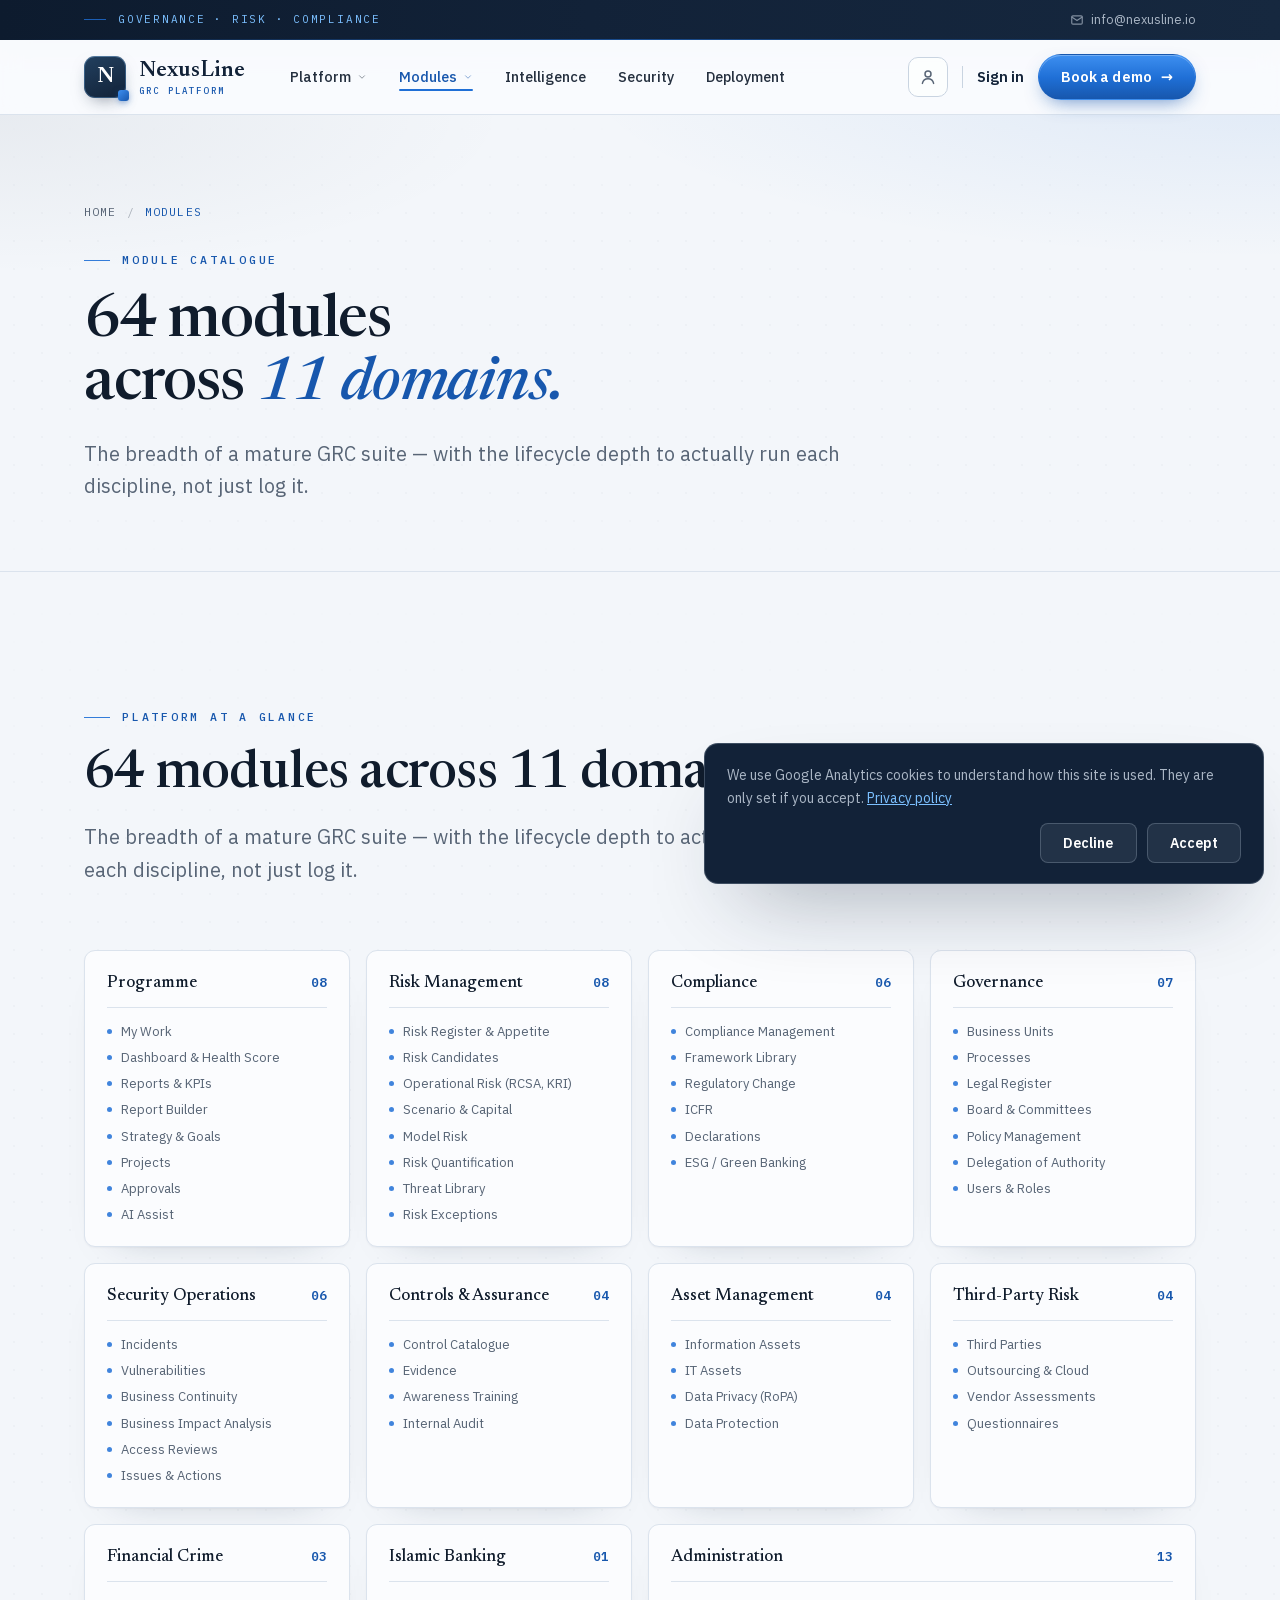
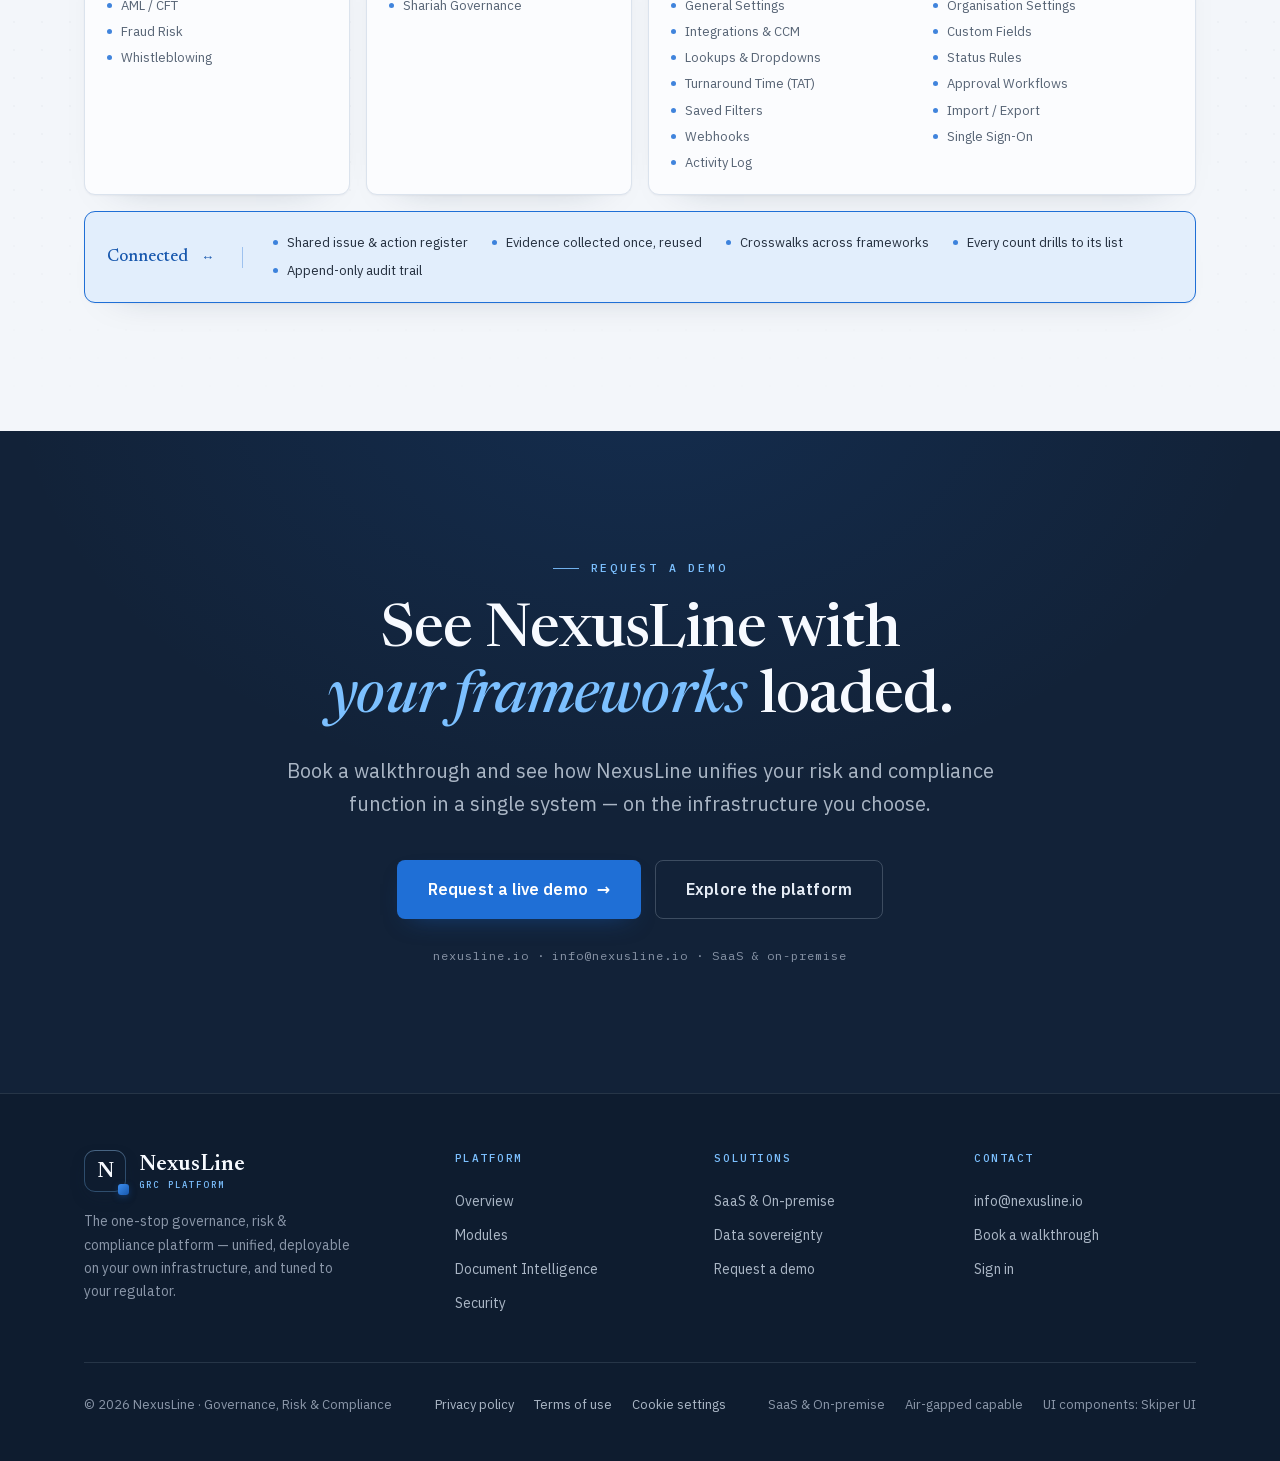
<file: modules.html>
<!DOCTYPE html>
<html lang="en">
<head>
  <meta charset="utf-8">
  <meta name="viewport" content="width=device-width, initial-scale=1">
  <title>Modules — 64 modules across 11 GRC domains | NexusLine</title>
  <meta name="description" content="The NexusLine module catalogue: 64 modules across Risk, Compliance, Governance, Security Operations, Third-Party Risk, Financial Crime and more.">
  <link rel="canonical" href="https://nexusline.io/modules">
  <meta name="robots" content="index, follow, max-image-preview:large">
  <meta name="theme-color" content="#122238">
  <meta name="author" content="NexusLine">

  <!-- Open Graph -->
  <meta property="og:type" content="website">
  <meta property="og:site_name" content="NexusLine">
  <meta property="og:title" content="Modules — 64 modules across 11 GRC domains | NexusLine">
  <meta property="og:description" content="The NexusLine module catalogue: 64 modules across Risk, Compliance, Governance, Security Operations, Third-Party Risk, Financial Crime and more.">
  <meta property="og:url" content="https://nexusline.io/modules">
  <meta property="og:image" content="https://nexusline.io/assets/img/og-image.jpg">
  <meta property="og:image:width" content="1200">
  <meta property="og:image:height" content="630">
  <meta property="og:image:type" content="image/jpeg">
  <meta property="og:image:alt" content="NexusLine governance &amp; risk dashboard">
  <meta property="og:locale" content="en">

  <!-- Twitter -->
  <meta name="twitter:card" content="summary_large_image">
  <meta name="twitter:title" content="Modules — 64 modules across 11 GRC domains | NexusLine">
  <meta name="twitter:description" content="The NexusLine module catalogue: 64 modules across Risk, Compliance, Governance, Security Operations, Third-Party Risk, Financial Crime and more.">
  <meta name="twitter:image" content="https://nexusline.io/assets/img/og-image.jpg">
  <meta name="twitter:image:alt" content="NexusLine governance &amp; risk dashboard">

  <!-- Icons / manifest -->
  <link rel="icon" href="/favicon.ico" sizes="32x32">
  <link rel="icon" href="/favicon.svg" type="image/svg+xml">
  <link rel="apple-touch-icon" href="/apple-touch-icon.png">
  <link rel="manifest" href="/site.webmanifest">

  <!-- Styles -->
  <link rel="stylesheet" href="/assets/css/fonts.css">
  <link rel="stylesheet" href="/assets/css/styles.css">

  <!-- Interactions -->
  <script src="/assets/js/main.js" defer></script>
  <script src="/assets/js/consent.js" defer></script>

  <script type="application/ld+json">
{
  "@context": "https://schema.org",
  "@graph": [
    {
      "@type": "Organization",
      "@id": "https://nexusline.io/#org",
      "name": "NexusLine",
      "url": "https://nexusline.io/",
      "email": "info@nexusline.io",
      "logo": "https://nexusline.io/assets/img/icon-512.png",
      "description": "Enterprise governance, risk & compliance platform — deployable as managed cloud or fully on-premise.",
      "areaServed": {
        "@type": "Country",
        "name": "Canada"
      },
      "contactPoint": {
        "@type": "ContactPoint",
        "email": "info@nexusline.io",
        "contactType": "sales"
      }
    },
    {
      "@type": "WebSite",
      "@id": "https://nexusline.io/#website",
      "url": "https://nexusline.io/",
      "name": "NexusLine",
      "publisher": {
        "@id": "https://nexusline.io/#org"
      },
      "inLanguage": "en"
    },
    {
      "@type": "WebPage",
      "@id": "https://nexusline.io/modules#webpage",
      "url": "https://nexusline.io/modules",
      "name": "Modules — 64 modules across 11 GRC domains | NexusLine",
      "description": "The NexusLine module catalogue: 64 modules across Risk, Compliance, Governance, Security Operations, Third-Party Risk, Financial Crime and more.",
      "isPartOf": {
        "@id": "https://nexusline.io/#website"
      },
      "inLanguage": "en"
    },
    {
      "@type": "BreadcrumbList",
      "itemListElement": [
        {
          "@type": "ListItem",
          "position": 1,
          "name": "Home",
          "item": "https://nexusline.io/"
        },
        {
          "@type": "ListItem",
          "position": 2,
          "name": "Modules",
          "item": "https://nexusline.io/modules"
        }
      ]
    }
  ]
}
  </script>
</head>
<body data-page="modules">
<a class="skip" href="#top">Skip to content</a>
  <!-- ==================== TOP UTILITY BAR ==================== -->
  <div class="topbar">
    <div class="wrap topbar-row">
      <span class="tb-tag">Governance · Risk · Compliance</span>
      <div class="tb-right">
        <a href="mailto:info@nexusline.io"><svg viewBox="0 0 24 24" fill="none" stroke="currentColor" stroke-width="2" aria-hidden="true"><rect x="3" y="5" width="18" height="14" rx="2"></rect><path d="M3 7l9 6 9-6" stroke-linecap="round" stroke-linejoin="round"></path></svg>info@nexusline.io</a>
      </div>
    </div>
  </div>

  <!-- ==================== PRIMARY NAV ==================== -->
  <header class="nav" id="nav">
    <div class="wrap nav-row">
      <a class="brand" href="/" aria-label="NexusLine — home">
        <span class="monogram" aria-hidden="true">N</span>
        <span class="wordmark">NexusLine<small>GRC PLATFORM</small></span>
      </a>
      <nav class="primary-nav" aria-label="Primary">
        <ul class="nav-links">
          <li class="nav-item">
            <a href="/platform">Platform <svg class="cr" viewBox="0 0 24 24" fill="none" stroke="currentColor" stroke-width="2.4" aria-hidden="true"><path d="M6 9l6 6 6-6" stroke-linecap="round" stroke-linejoin="round"></path></svg></a>
            <div class="nav-panel">
              <div class="panel-inner">
                <div class="panel-grid">
                  <a class="panel-link" href="/platform"><b>Platform overview</b><span>How risk, compliance, governance, audit &amp; continuity connect.</span></a>
                  <a class="panel-link" href="/modules"><b>64 modules</b><span>The full catalogue across eleven GRC domains.</span></a>
                  <a class="panel-link" href="/intelligence"><b>Document intelligence</b><span>Turn a regulation into mapped obligations in seconds.</span></a>
                  <a class="panel-link" href="/security"><b>Security &amp; audit</b><span>SSO, RBAC, append-only trail — passes day-one review.</span></a>
                </div>
                <div class="panel-foot">
                  <a href="/platform">Explore the full platform <span class="arr">&#8594;</span></a>
                  <span class="panel-note">11 Domains · 64 Modules</span>
                </div>
              </div>
            </div>
          </li>
          <li class="nav-item current">
            <a href="/modules" aria-current="page">Modules <svg class="cr" viewBox="0 0 24 24" fill="none" stroke="currentColor" stroke-width="2.4" aria-hidden="true"><path d="M6 9l6 6 6-6" stroke-linecap="round" stroke-linejoin="round"></path></svg></a>
            <div class="nav-panel">
              <div class="panel-inner">
                <div class="panel-grid">
                  <a class="panel-link" href="/modules#risk"><b>Risk</b><span>Register, operational, model risk, quantification.</span></a>
                  <a class="panel-link" href="/modules#compliance"><b>Compliance</b><span>Regulatory change, framework library, ICFR, declarations.</span></a>
                  <a class="panel-link" href="/modules#governance"><b>Governance</b><span>Policy, board &amp; committees, delegation of authority.</span></a>
                  <a class="panel-link" href="/modules#operations"><b>Security Operations</b><span>Incidents, vulnerabilities, continuity, impact analysis.</span></a>
                </div>
                <div class="panel-foot">
                  <a href="/modules">Browse all 64 modules <span class="arr">&#8594;</span></a>
                  <span class="panel-note">17 Frameworks preloaded</span>
                </div>
              </div>
            </div>
          </li>
          <li class="nav-item"><a href="/intelligence">Intelligence</a></li>
          <li class="nav-item"><a href="/security">Security</a></li>
          <li class="nav-item"><a href="/deployment">Deployment</a></li>
        </ul>
      </nav>
      <div class="nav-cta">
        <a class="nav-search" href="https://app.nexusline.io" aria-label="Sign in to the app"><svg viewBox="0 0 24 24" fill="none" stroke="currentColor" stroke-width="2" aria-hidden="true"><circle cx="12" cy="8" r="4"></circle><path d="M4.5 20.5c.8-3.8 3.9-6.3 7.5-6.3s6.7 2.5 7.5 6.3" stroke-linecap="round"></path></svg></a>
        <span class="nav-divider" aria-hidden="true"></span>
        <a class="nav-signin" href="https://app.nexusline.io">Sign in</a>
        <a class="btn btn-primary" href="/contact">Book a demo <span class="arr">&#8594;</span></a>
      </div>
      <button class="menu-btn" id="menuBtn" aria-label="Open menu" aria-expanded="false">
        <svg viewBox="0 0 24 24" fill="none" stroke="currentColor" stroke-width="2" aria-hidden="true"><path d="M4 7h16M4 12h16M4 17h16" stroke-linecap="round"></path></svg>
      </button>
    </div>
    <div class="mobile-menu" id="mobileMenu">
      <a href="/platform">Platform</a>
      <a href="/modules" aria-current="page">Modules</a>
      <a href="/intelligence">Intelligence</a>
      <a href="/security">Security</a>
      <a href="/deployment">Deployment</a>
      <a href="https://app.nexusline.io">Sign in</a>
      <a class="btn btn-primary" href="/contact">Book a demo</a>
    </div>
  </header>
  <main id="top">
  <section class="page-hero grain">
    <div class="wrap">
      <nav class="crumbs" aria-label="Breadcrumb"><a href="/">Home</a> <span class="crumb-sep">/</span> <span aria-current="page">Modules</span></nav>
      <span class="eyebrow reveal">Module catalogue</span>
      <h1 class="page-h1 reveal d1">64 modules across <span class="em">11 domains.</span></h1>
      <p class="lede reveal d2">The breadth of a mature GRC suite — with the lifecycle depth to actually run each discipline, not just log it.</p>
    </div>
  </section>
<section class="sec-pad grain" id="modules">
  <div class="wrap">
    <div class="sec-head reveal">
      <span class="eyebrow">Platform at a glance</span>
      <h2 class="h-sec">64 modules across 11 domains.</h2>
      <p class="lede" style="margin-top:18px;">The breadth of a mature GRC suite — with the lifecycle depth to actually run each discipline, not just log it.</p>
    </div>
    <div class="domain-map">
      <div class="dom reveal">
        <div class="dom-head"><h3>Programme</h3><span class="ct">08</span></div>
        <ul><li>My Work</li><li>Dashboard &amp; Health Score</li><li>Reports &amp; KPIs</li><li>Report Builder</li><li>Strategy &amp; Goals</li><li>Projects</li><li>Approvals</li><li>AI Assist</li></ul>
      </div>
      <div class="dom reveal d1">
        <div class="dom-head" id="risk"><h3>Risk Management</h3><span class="ct">08</span></div>
        <ul><li>Risk Register &amp; Appetite</li><li>Risk Candidates</li><li>Operational Risk (RCSA, KRI)</li><li>Scenario &amp; Capital</li><li>Model Risk</li><li>Risk Quantification</li><li>Threat Library</li><li>Risk Exceptions</li></ul>
      </div>
      <div class="dom reveal d2">
        <div class="dom-head" id="compliance"><h3>Compliance</h3><span class="ct">06</span></div>
        <ul><li>Compliance Management</li><li>Framework Library</li><li>Regulatory Change</li><li>ICFR</li><li>Declarations</li><li>ESG / Green Banking</li></ul>
      </div>
      <div class="dom reveal d3">
        <div class="dom-head" id="governance"><h3>Governance</h3><span class="ct">07</span></div>
        <ul><li>Business Units</li><li>Processes</li><li>Legal Register</li><li>Board &amp; Committees</li><li>Policy Management</li><li>Delegation of Authority</li><li>Users &amp; Roles</li></ul>
      </div>
      <div class="dom reveal">
        <div class="dom-head" id="operations"><h3>Security Operations</h3><span class="ct">06</span></div>
        <ul><li>Incidents</li><li>Vulnerabilities</li><li>Business Continuity</li><li>Business Impact Analysis</li><li>Access Reviews</li><li>Issues &amp; Actions</li></ul>
      </div>
      <div class="dom reveal d1">
        <div class="dom-head" id="controls"><h3>Controls &amp; Assurance</h3><span class="ct">04</span></div>
        <ul><li>Control Catalogue</li><li>Evidence</li><li>Awareness Training</li><li>Internal Audit</li></ul>
      </div>
      <div class="dom reveal d2">
        <div class="dom-head" id="assets"><h3>Asset Management</h3><span class="ct">04</span></div>
        <ul><li>Information Assets</li><li>IT Assets</li><li>Data Privacy (RoPA)</li><li>Data Protection</li></ul>
      </div>
      <div class="dom reveal d3">
        <div class="dom-head" id="third-parties"><h3>Third-Party Risk</h3><span class="ct">04</span></div>
        <ul><li>Third Parties</li><li>Outsourcing &amp; Cloud</li><li>Vendor Assessments</li><li>Questionnaires</li></ul>
      </div>
      <div class="dom reveal">
        <div class="dom-head" id="financial-crime"><h3>Financial Crime</h3><span class="ct">03</span></div>
        <ul><li>AML / CFT</li><li>Fraud Risk</li><li>Whistleblowing</li></ul>
      </div>
      <div class="dom reveal d1">
        <div class="dom-head" id="islamic-banking"><h3>Islamic Banking</h3><span class="ct">01</span></div>
        <ul><li>Shariah Governance</li></ul>
      </div>
      <div class="dom wide reveal d2">
        <div class="dom-head" id="administration"><h3>Administration</h3><span class="ct">13</span></div>
        <ul><li>General Settings</li><li>Organisation Settings</li><li>Integrations &amp; CCM</li><li>Custom Fields</li><li>Lookups &amp; Dropdowns</li><li>Status Rules</li><li>Turnaround Time (TAT)</li><li>Approval Workflows</li><li>Saved Filters</li><li>Import / Export</li><li>Webhooks</li><li>Single Sign-On</li><li>Activity Log</li></ul>
      </div>
      <div class="dom connected full reveal">
        <div class="dom-head"><h3>Connected</h3><span class="ct">↔</span></div>
        <ul>
          <li>Shared issue &amp; action register</li>
          <li>Evidence collected once, reused</li>
          <li>Crosswalks across frameworks</li>
          <li>Every count drills to its list</li>
          <li>Append-only audit trail</li>
        </ul>
      </div>
    </div>
  </div>
</section>
  <section class="final sec-pad dark" id="demo">
    <div class="wrap">
      <span class="eyebrow center reveal">Request a demo</span>
      <h2 class="reveal d1">See NexusLine with <span class="em">your frameworks</span> loaded.</h2>
      <p class="lede reveal d2">Book a walkthrough and see how NexusLine unifies your risk and compliance function in a single system — on the infrastructure you choose.</p>
      <div class="final-cta reveal d3">
        <a class="btn btn-primary btn-lg" href="/contact">Request a live demo <span class="arr">&#8594;</span></a>
        <a class="btn btn-ghost btn-lg" href="/platform">Explore the platform</a>
      </div>
      <p class="final-mini reveal d3">nexusline.io · info@nexusline.io · SaaS &amp; on-premise</p>
    </div>
  </section>
  </main>
  <!-- ==================== FOOTER ==================== -->
  <footer>
    <div class="wrap">
      <div class="foot-grid">
        <div class="foot-brand">
          <a class="brand" href="/" aria-label="NexusLine — home">
            <span class="monogram" aria-hidden="true">N</span>
            <span class="wordmark">NexusLine<small>GRC PLATFORM</small></span>
          </a>
          <p>The one-stop governance, risk &amp; compliance platform — unified, deployable on your own infrastructure, and tuned to your regulator.</p>
        </div>
        <div class="foot-col">
          <h2>Platform</h2>
          <a href="/platform">Overview</a>
          <a href="/modules">Modules</a>
          <a href="/intelligence">Document Intelligence</a>
          <a href="/security">Security</a>
        </div>
        <div class="foot-col">
          <h2>Solutions</h2>
          <a href="/deployment">SaaS &amp; On-premise</a>
          <a href="/security">Data sovereignty</a>
          <a href="/contact">Request a demo</a>
        </div>
        <div class="foot-col">
          <h2>Contact</h2>
          <a href="mailto:info@nexusline.io">info@nexusline.io</a>
          <a href="/contact">Book a walkthrough</a>
          <a href="https://app.nexusline.io">Sign in</a>
        </div>
      </div>
      <div class="foot-bot">
        <span>© 2026 NexusLine · Governance, Risk &amp; Compliance</span>
        <nav class="foot-legal" aria-label="Legal">
          <a href="/privacy">Privacy policy</a>
          <a href="/terms">Terms of use</a>
          <button type="button" data-cookie-settings hidden>Cookie settings</button>
        </nav>
        <div class="r">
          <span>SaaS &amp; On-premise</span>
          <span>Air-gapped capable</span>
          <a href="https://skiper-ui.com" rel="noopener">UI components: Skiper UI</a>
        </div>
      </div>
    </div>
  </footer>
</body>
</html>
</file>
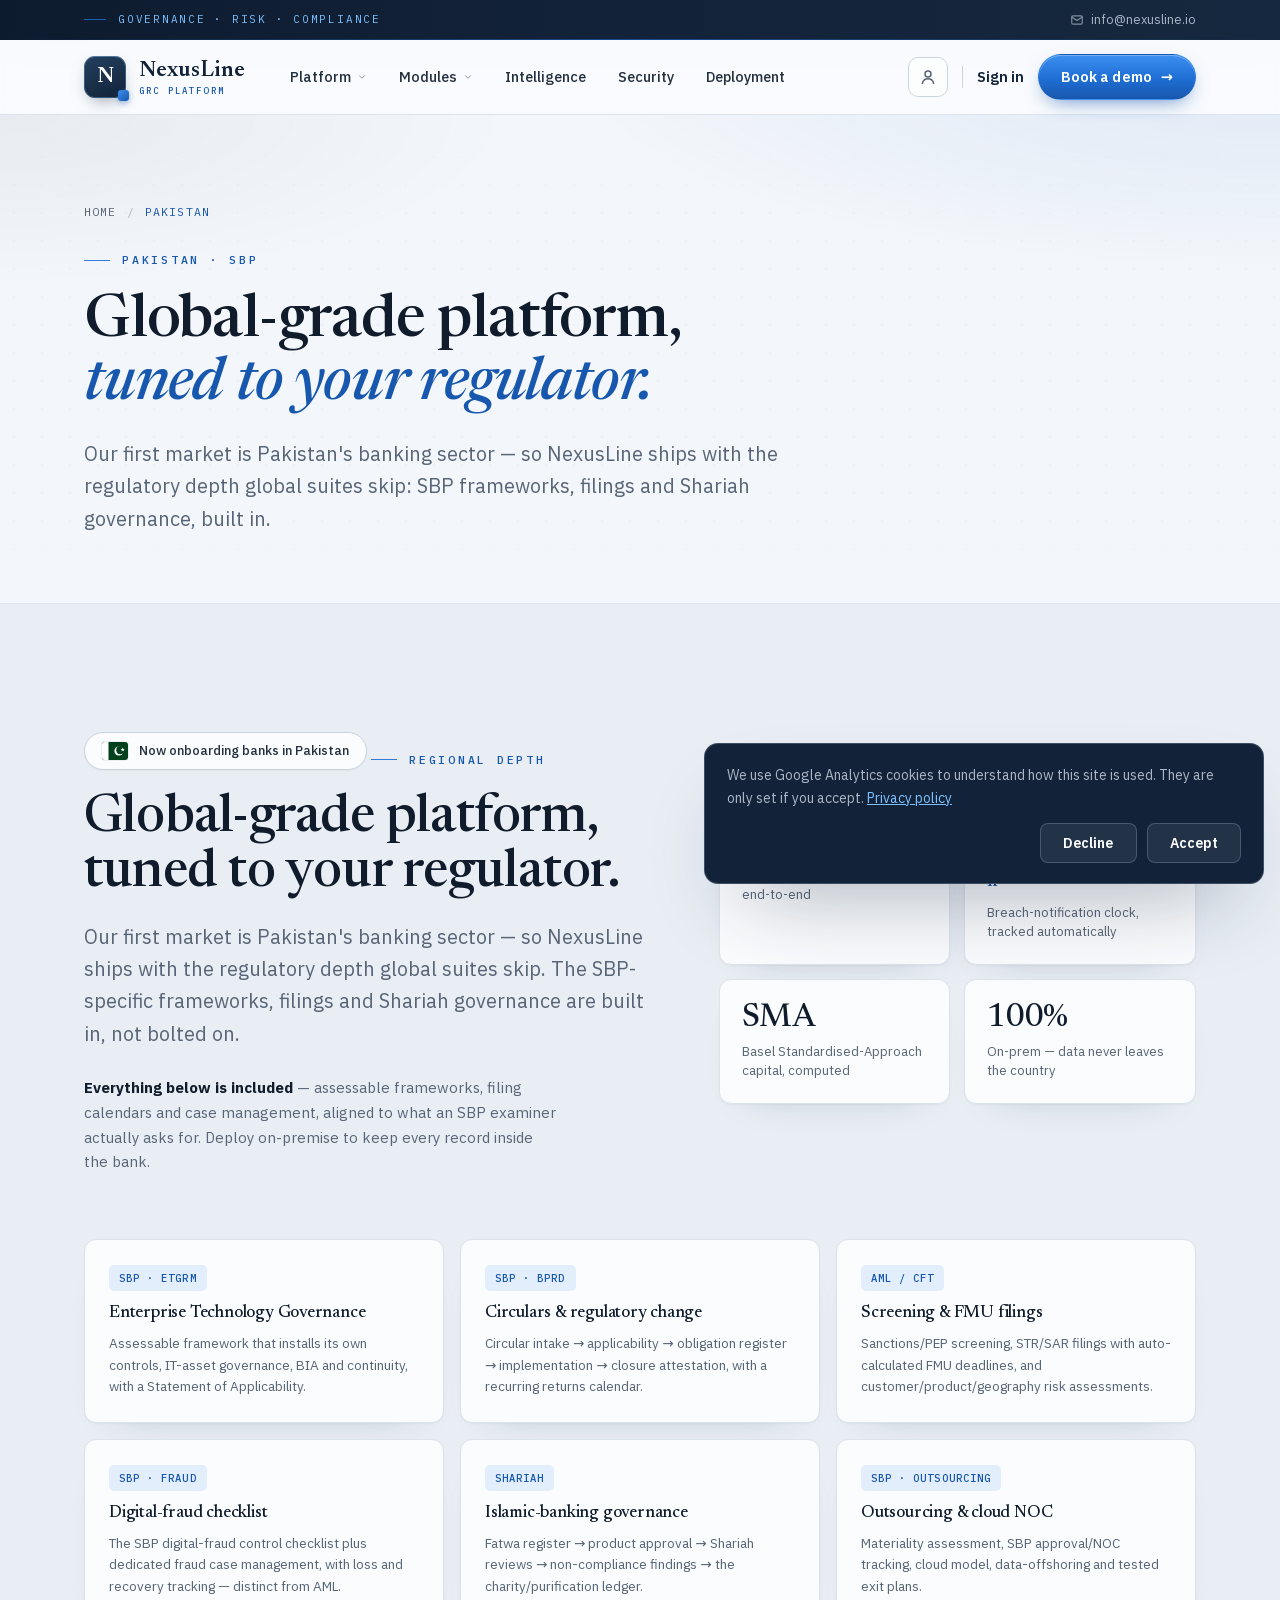
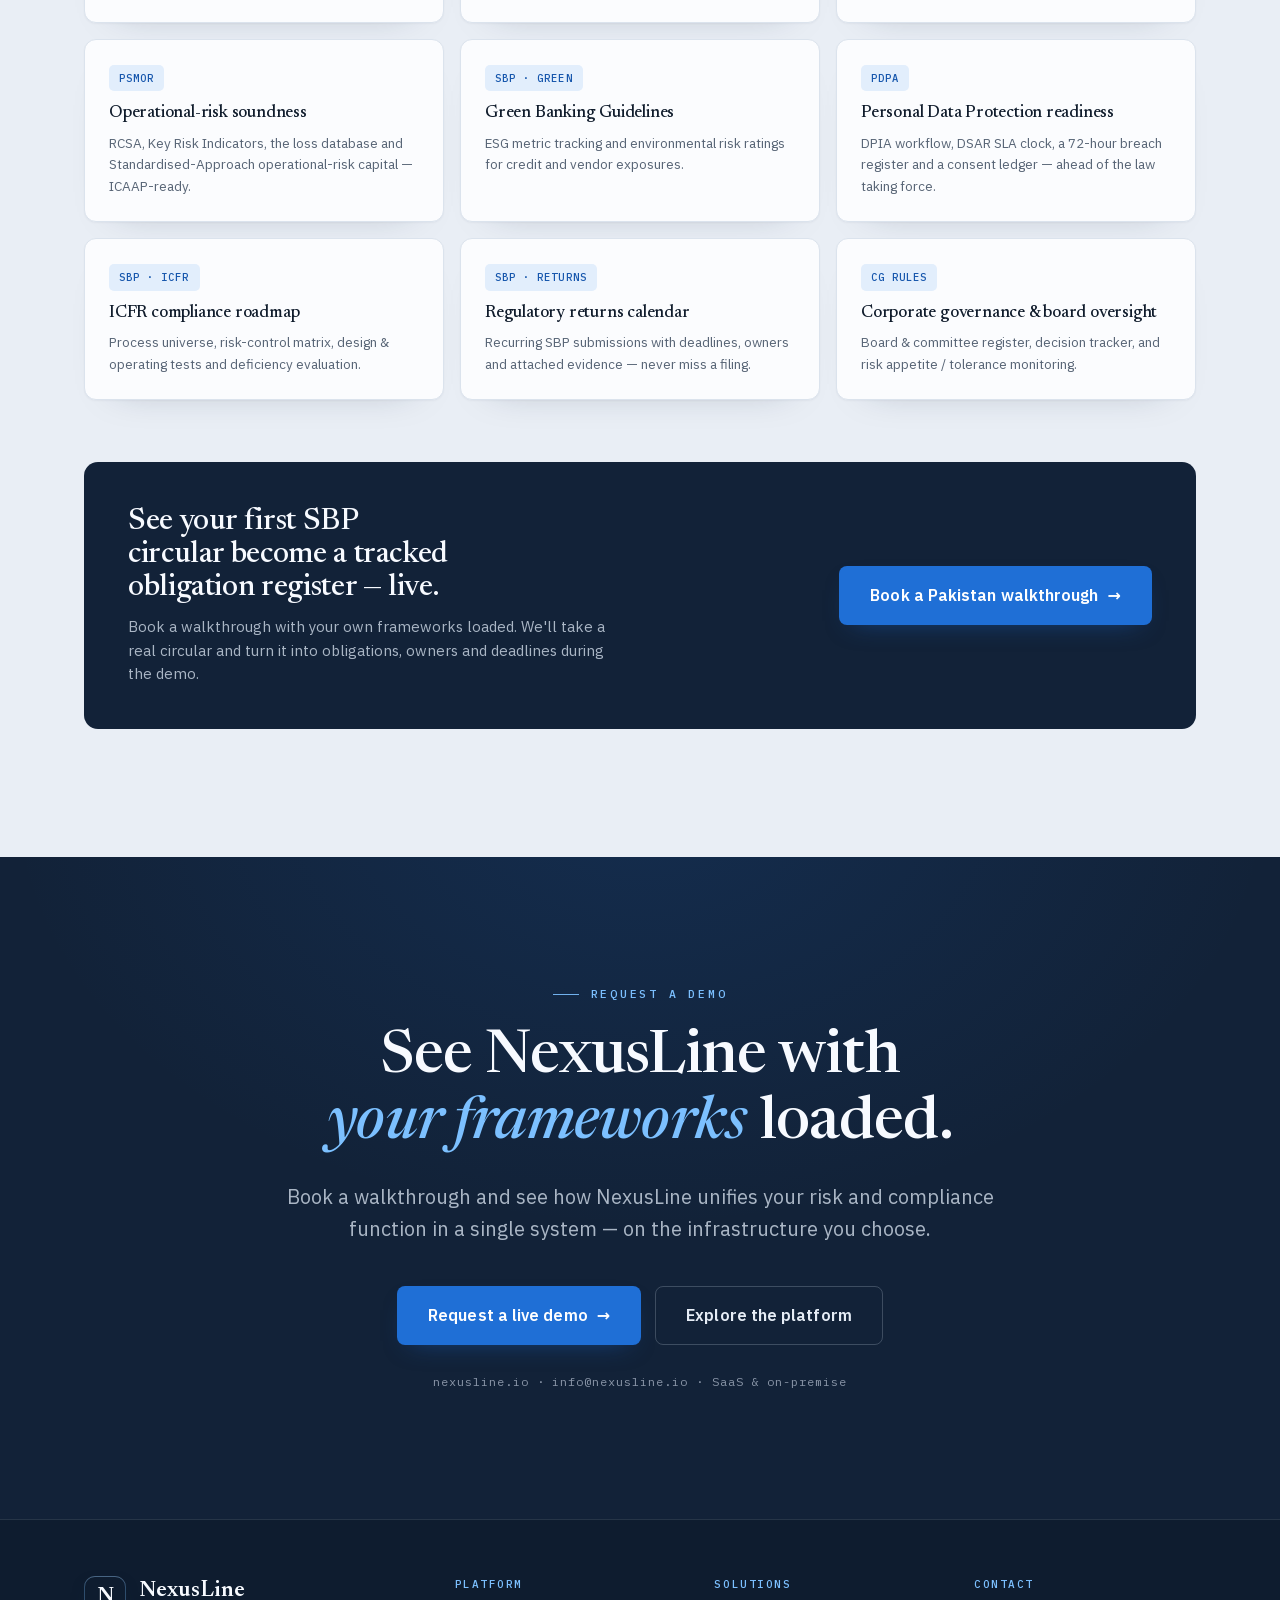
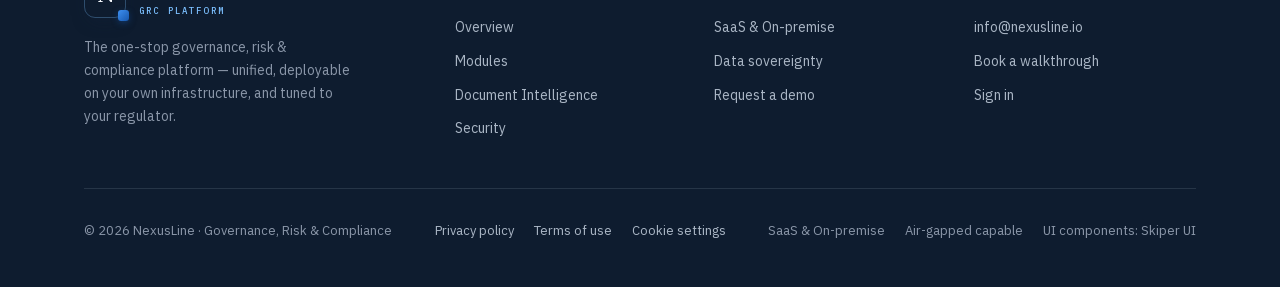
<file: pakistan.html>
<!DOCTYPE html>
<html lang="en">
<head>
  <meta charset="utf-8">
  <meta name="viewport" content="width=device-width, initial-scale=1">
  <title>Pakistan & SBP — GRC tuned to your regulator | NexusLine</title>
  <meta name="description" content="Built for Pakistan's banking sector first: SBP-specific frameworks, filings and Shariah governance are built in, not bolted on.">
  <link rel="canonical" href="https://nexusline.io/pakistan">
  <meta name="robots" content="noindex, follow">
  <meta name="theme-color" content="#122238">
  <meta name="author" content="NexusLine">

  <!-- Open Graph -->
  <meta property="og:type" content="website">
  <meta property="og:site_name" content="NexusLine">
  <meta property="og:title" content="Pakistan & SBP — GRC tuned to your regulator | NexusLine">
  <meta property="og:description" content="Built for Pakistan's banking sector first: SBP-specific frameworks, filings and Shariah governance are built in, not bolted on.">
  <meta property="og:url" content="https://nexusline.io/pakistan">
  <meta property="og:image" content="https://nexusline.io/assets/img/og-image.jpg">
  <meta property="og:image:width" content="1200">
  <meta property="og:image:height" content="630">
  <meta property="og:image:type" content="image/jpeg">
  <meta property="og:image:alt" content="NexusLine governance &amp; risk dashboard">
  <meta property="og:locale" content="en">

  <!-- Twitter -->
  <meta name="twitter:card" content="summary_large_image">
  <meta name="twitter:title" content="Pakistan & SBP — GRC tuned to your regulator | NexusLine">
  <meta name="twitter:description" content="Built for Pakistan's banking sector first: SBP-specific frameworks, filings and Shariah governance are built in, not bolted on.">
  <meta name="twitter:image" content="https://nexusline.io/assets/img/og-image.jpg">
  <meta name="twitter:image:alt" content="NexusLine governance &amp; risk dashboard">

  <!-- Icons / manifest -->
  <link rel="icon" href="/favicon.ico" sizes="32x32">
  <link rel="icon" href="/favicon.svg" type="image/svg+xml">
  <link rel="apple-touch-icon" href="/apple-touch-icon.png">
  <link rel="manifest" href="/site.webmanifest">

  <!-- Styles -->
  <link rel="stylesheet" href="/assets/css/fonts.css">
  <link rel="stylesheet" href="/assets/css/styles.css">

  <!-- Interactions -->
  <script src="/assets/js/main.js" defer></script>
  <script src="/assets/js/consent.js" defer></script>

  <script type="application/ld+json">
{
  "@context": "https://schema.org",
  "@graph": [
    {
      "@type": "Organization",
      "@id": "https://nexusline.io/#org",
      "name": "NexusLine",
      "url": "https://nexusline.io/",
      "email": "info@nexusline.io",
      "logo": "https://nexusline.io/assets/img/icon-512.png",
      "description": "Enterprise governance, risk & compliance platform — deployable as managed cloud or fully on-premise.",
      "areaServed": {
        "@type": "Country",
        "name": "Canada"
      },
      "contactPoint": {
        "@type": "ContactPoint",
        "email": "info@nexusline.io",
        "contactType": "sales"
      }
    },
    {
      "@type": "WebSite",
      "@id": "https://nexusline.io/#website",
      "url": "https://nexusline.io/",
      "name": "NexusLine",
      "publisher": {
        "@id": "https://nexusline.io/#org"
      },
      "inLanguage": "en"
    },
    {
      "@type": "WebPage",
      "@id": "https://nexusline.io/pakistan#webpage",
      "url": "https://nexusline.io/pakistan",
      "name": "Pakistan & SBP — GRC tuned to your regulator | NexusLine",
      "description": "Built for Pakistan's banking sector first: SBP-specific frameworks, filings and Shariah governance are built in, not bolted on.",
      "isPartOf": {
        "@id": "https://nexusline.io/#website"
      },
      "inLanguage": "en"
    },
    {
      "@type": "BreadcrumbList",
      "itemListElement": [
        {
          "@type": "ListItem",
          "position": 1,
          "name": "Home",
          "item": "https://nexusline.io/"
        },
        {
          "@type": "ListItem",
          "position": 2,
          "name": "Pakistan",
          "item": "https://nexusline.io/pakistan"
        }
      ]
    }
  ]
}
  </script>
</head>
<body data-page="pakistan">
<a class="skip" href="#top">Skip to content</a>
  <!-- ==================== TOP UTILITY BAR ==================== -->
  <div class="topbar">
    <div class="wrap topbar-row">
      <span class="tb-tag">Governance · Risk · Compliance</span>
      <div class="tb-right">
        <a href="mailto:info@nexusline.io"><svg viewBox="0 0 24 24" fill="none" stroke="currentColor" stroke-width="2" aria-hidden="true"><rect x="3" y="5" width="18" height="14" rx="2"></rect><path d="M3 7l9 6 9-6" stroke-linecap="round" stroke-linejoin="round"></path></svg>info@nexusline.io</a>
      </div>
    </div>
  </div>

  <!-- ==================== PRIMARY NAV ==================== -->
  <header class="nav" id="nav">
    <div class="wrap nav-row">
      <a class="brand" href="/" aria-label="NexusLine — home">
        <span class="monogram" aria-hidden="true">N</span>
        <span class="wordmark">NexusLine<small>GRC PLATFORM</small></span>
      </a>
      <nav class="primary-nav" aria-label="Primary">
        <ul class="nav-links">
          <li class="nav-item">
            <a href="/platform">Platform <svg class="cr" viewBox="0 0 24 24" fill="none" stroke="currentColor" stroke-width="2.4" aria-hidden="true"><path d="M6 9l6 6 6-6" stroke-linecap="round" stroke-linejoin="round"></path></svg></a>
            <div class="nav-panel">
              <div class="panel-inner">
                <div class="panel-grid">
                  <a class="panel-link" href="/platform"><b>Platform overview</b><span>How risk, compliance, governance, audit &amp; continuity connect.</span></a>
                  <a class="panel-link" href="/modules"><b>64 modules</b><span>The full catalogue across eleven GRC domains.</span></a>
                  <a class="panel-link" href="/intelligence"><b>Document intelligence</b><span>Turn a regulation into mapped obligations in seconds.</span></a>
                  <a class="panel-link" href="/security"><b>Security &amp; audit</b><span>SSO, RBAC, append-only trail — passes day-one review.</span></a>
                </div>
                <div class="panel-foot">
                  <a href="/platform">Explore the full platform <span class="arr">&#8594;</span></a>
                  <span class="panel-note">11 Domains · 64 Modules</span>
                </div>
              </div>
            </div>
          </li>
          <li class="nav-item">
            <a href="/modules">Modules <svg class="cr" viewBox="0 0 24 24" fill="none" stroke="currentColor" stroke-width="2.4" aria-hidden="true"><path d="M6 9l6 6 6-6" stroke-linecap="round" stroke-linejoin="round"></path></svg></a>
            <div class="nav-panel">
              <div class="panel-inner">
                <div class="panel-grid">
                  <a class="panel-link" href="/modules#risk"><b>Risk</b><span>Register, operational, model risk, quantification.</span></a>
                  <a class="panel-link" href="/modules#compliance"><b>Compliance</b><span>Regulatory change, framework library, ICFR, declarations.</span></a>
                  <a class="panel-link" href="/modules#governance"><b>Governance</b><span>Policy, board &amp; committees, delegation of authority.</span></a>
                  <a class="panel-link" href="/modules#operations"><b>Security Operations</b><span>Incidents, vulnerabilities, continuity, impact analysis.</span></a>
                </div>
                <div class="panel-foot">
                  <a href="/modules">Browse all 64 modules <span class="arr">&#8594;</span></a>
                  <span class="panel-note">17 Frameworks preloaded</span>
                </div>
              </div>
            </div>
          </li>
          <li class="nav-item"><a href="/intelligence">Intelligence</a></li>
          <li class="nav-item"><a href="/security">Security</a></li>
          <li class="nav-item"><a href="/deployment">Deployment</a></li>
        </ul>
      </nav>
      <div class="nav-cta">
        <a class="nav-search" href="https://app.nexusline.io" aria-label="Sign in to the app"><svg viewBox="0 0 24 24" fill="none" stroke="currentColor" stroke-width="2" aria-hidden="true"><circle cx="12" cy="8" r="4"></circle><path d="M4.5 20.5c.8-3.8 3.9-6.3 7.5-6.3s6.7 2.5 7.5 6.3" stroke-linecap="round"></path></svg></a>
        <span class="nav-divider" aria-hidden="true"></span>
        <a class="nav-signin" href="https://app.nexusline.io">Sign in</a>
        <a class="btn btn-primary" href="/contact">Book a demo <span class="arr">&#8594;</span></a>
      </div>
      <button class="menu-btn" id="menuBtn" aria-label="Open menu" aria-expanded="false">
        <svg viewBox="0 0 24 24" fill="none" stroke="currentColor" stroke-width="2" aria-hidden="true"><path d="M4 7h16M4 12h16M4 17h16" stroke-linecap="round"></path></svg>
      </button>
    </div>
    <div class="mobile-menu" id="mobileMenu">
      <a href="/platform">Platform</a>
      <a href="/modules">Modules</a>
      <a href="/intelligence">Intelligence</a>
      <a href="/security">Security</a>
      <a href="/deployment">Deployment</a>
      <a href="https://app.nexusline.io">Sign in</a>
      <a class="btn btn-primary" href="/contact">Book a demo</a>
    </div>
  </header>
  <main id="top">
  <section class="page-hero grain">
    <div class="wrap">
      <nav class="crumbs" aria-label="Breadcrumb"><a href="/">Home</a> <span class="crumb-sep">/</span> <span aria-current="page">Pakistan</span></nav>
      <span class="eyebrow reveal">Pakistan · SBP</span>
      <h1 class="page-h1 reveal d1">Global-grade platform, <span class="em">tuned to your regulator.</span></h1>
      <p class="lede reveal d2">Our first market is Pakistan's banking sector — so NexusLine ships with the regulatory depth global suites skip: SBP frameworks, filings and Shariah governance, built in.</p>
    </div>
  </section>
<section class="pk sec-pad" id="pakistan">
  <div class="wrap">
    <div class="pk-hero">
      <div class="reveal">
        <span class="pk-badge">
          <span class="flag" aria-hidden="true">
            <svg viewBox="0 0 26 18" width="26" height="18"><rect width="26" height="18" fill="#01411c"></rect><rect width="6.5" height="18" fill="#fff"></rect><circle cx="17" cy="9" r="4.6" fill="#fff"></circle><circle cx="18.4" cy="8.2" r="4.1" fill="#01411c"></circle><path d="M20.8 5.4l.5 1.5 1.5.1-1.2 1 .4 1.5-1.3-.9-1.3.8.5-1.4-1.2-1 1.5-.1z" fill="#fff"></path></svg>
          </span>
          Now onboarding banks in Pakistan
        </span>
        <span class="eyebrow">Regional depth</span>
        <h2 class="h-sec">Global-grade platform, tuned to your regulator.</h2>
        <p class="lede" style="margin-top:18px;">Our first market is Pakistan's banking sector — so NexusLine ships with the regulatory depth global suites skip. The SBP-specific frameworks, filings and Shariah governance are built in, not bolted on.</p>
        <p class="pk-note"><b>Everything below is included</b> — assessable frameworks, filing calendars and case management, aligned to what an SBP examiner actually asks for. Deploy on-premise to keep every record inside the bank.</p>
      </div>
      <div class="pk-stats reveal d1">
        <div class="pk-stat"><b class="tnum">12</b><span>SBP &amp; local mandates covered end-to-end</span></div>
        <div class="pk-stat"><b>72<span style="color:var(--accent-deep); font-size:.6em">h</span></b><span>Breach-notification clock, tracked automatically</span></div>
        <div class="pk-stat"><b>SMA</b><span>Basel Standardised-Approach capital, computed</span></div>
        <div class="pk-stat"><b class="tnum">100%</b><span>On-prem — data never leaves the country</span></div>
      </div>
    </div>

    <div class="pk-grid">
      <div class="pk-card reveal"><span class="reg">SBP · ETGRM</span><h3>Enterprise Technology Governance</h3><p>Assessable framework that installs its own controls, IT-asset governance, BIA and continuity, with a Statement of Applicability.</p></div>
      <div class="pk-card reveal d1"><span class="reg">SBP · BPRD</span><h3>Circulars &amp; regulatory change</h3><p>Circular intake → applicability → obligation register → implementation → closure attestation, with a recurring returns calendar.</p></div>
      <div class="pk-card reveal d2"><span class="reg">AML / CFT</span><h3>Screening &amp; FMU filings</h3><p>Sanctions/PEP screening, STR/SAR filings with auto-calculated FMU deadlines, and customer/product/geography risk assessments.</p></div>
      <div class="pk-card reveal"><span class="reg">SBP · Fraud</span><h3>Digital-fraud checklist</h3><p>The SBP digital-fraud control checklist plus dedicated fraud case management, with loss and recovery tracking — distinct from AML.</p></div>
      <div class="pk-card reveal d1"><span class="reg">Shariah</span><h3>Islamic-banking governance</h3><p>Fatwa register → product approval → Shariah reviews → non-compliance findings → the charity/purification ledger.</p></div>
      <div class="pk-card reveal d2"><span class="reg">SBP · Outsourcing</span><h3>Outsourcing &amp; cloud NOC</h3><p>Materiality assessment, SBP approval/NOC tracking, cloud model, data-offshoring and tested exit plans.</p></div>
      <div class="pk-card reveal"><span class="reg">PSMOR</span><h3>Operational-risk soundness</h3><p>RCSA, Key Risk Indicators, the loss database and Standardised-Approach operational-risk capital — ICAAP-ready.</p></div>
      <div class="pk-card reveal d1"><span class="reg">SBP · Green</span><h3>Green Banking Guidelines</h3><p>ESG metric tracking and environmental risk ratings for credit and vendor exposures.</p></div>
      <div class="pk-card reveal d2"><span class="reg">PDPA</span><h3>Personal Data Protection readiness</h3><p>DPIA workflow, DSAR SLA clock, a 72-hour breach register and a consent ledger — ahead of the law taking force.</p></div>
      <div class="pk-card reveal"><span class="reg">SBP · ICFR</span><h3>ICFR compliance roadmap</h3><p>Process universe, risk-control matrix, design &amp; operating tests and deficiency evaluation.</p></div>
      <div class="pk-card reveal d1"><span class="reg">SBP · Returns</span><h3>Regulatory returns calendar</h3><p>Recurring SBP submissions with deadlines, owners and attached evidence — never miss a filing.</p></div>
      <div class="pk-card reveal d2"><span class="reg">CG Rules</span><h3>Corporate governance &amp; board oversight</h3><p>Board &amp; committee register, decision tracker, and risk appetite / tolerance monitoring.</p></div>
    </div>

    <div class="pk-cta reveal">
      <div>
        <h3>See your first SBP circular become a tracked obligation register — live.</h3>
        <p>Book a walkthrough with your own frameworks loaded. We'll take a real circular and turn it into obligations, owners and deadlines during the demo.</p>
      </div>
      <a class="btn btn-primary btn-lg" href="#demo">Book a Pakistan walkthrough <span class="arr">→</span></a>
    </div>
  </div>
</section>
  <section class="final sec-pad dark" id="demo">
    <div class="wrap">
      <span class="eyebrow center reveal">Request a demo</span>
      <h2 class="reveal d1">See NexusLine with <span class="em">your frameworks</span> loaded.</h2>
      <p class="lede reveal d2">Book a walkthrough and see how NexusLine unifies your risk and compliance function in a single system — on the infrastructure you choose.</p>
      <div class="final-cta reveal d3">
        <a class="btn btn-primary btn-lg" href="/contact">Request a live demo <span class="arr">&#8594;</span></a>
        <a class="btn btn-ghost btn-lg" href="/platform">Explore the platform</a>
      </div>
      <p class="final-mini reveal d3">nexusline.io · info@nexusline.io · SaaS &amp; on-premise</p>
    </div>
  </section>
  </main>
  <!-- ==================== FOOTER ==================== -->
  <footer>
    <div class="wrap">
      <div class="foot-grid">
        <div class="foot-brand">
          <a class="brand" href="/" aria-label="NexusLine — home">
            <span class="monogram" aria-hidden="true">N</span>
            <span class="wordmark">NexusLine<small>GRC PLATFORM</small></span>
          </a>
          <p>The one-stop governance, risk &amp; compliance platform — unified, deployable on your own infrastructure, and tuned to your regulator.</p>
        </div>
        <div class="foot-col">
          <h2>Platform</h2>
          <a href="/platform">Overview</a>
          <a href="/modules">Modules</a>
          <a href="/intelligence">Document Intelligence</a>
          <a href="/security">Security</a>
        </div>
        <div class="foot-col">
          <h2>Solutions</h2>
          <a href="/deployment">SaaS &amp; On-premise</a>
          <a href="/security">Data sovereignty</a>
          <a href="/contact">Request a demo</a>
        </div>
        <div class="foot-col">
          <h2>Contact</h2>
          <a href="mailto:info@nexusline.io">info@nexusline.io</a>
          <a href="/contact">Book a walkthrough</a>
          <a href="https://app.nexusline.io">Sign in</a>
        </div>
      </div>
      <div class="foot-bot">
        <span>© 2026 NexusLine · Governance, Risk &amp; Compliance</span>
        <nav class="foot-legal" aria-label="Legal">
          <a href="/privacy">Privacy policy</a>
          <a href="/terms">Terms of use</a>
          <button type="button" data-cookie-settings hidden>Cookie settings</button>
        </nav>
        <div class="r">
          <span>SaaS &amp; On-premise</span>
          <span>Air-gapped capable</span>
          <a href="https://skiper-ui.com" rel="noopener">UI components: Skiper UI</a>
        </div>
      </div>
    </div>
  </footer>
</body>
</html>
</file>
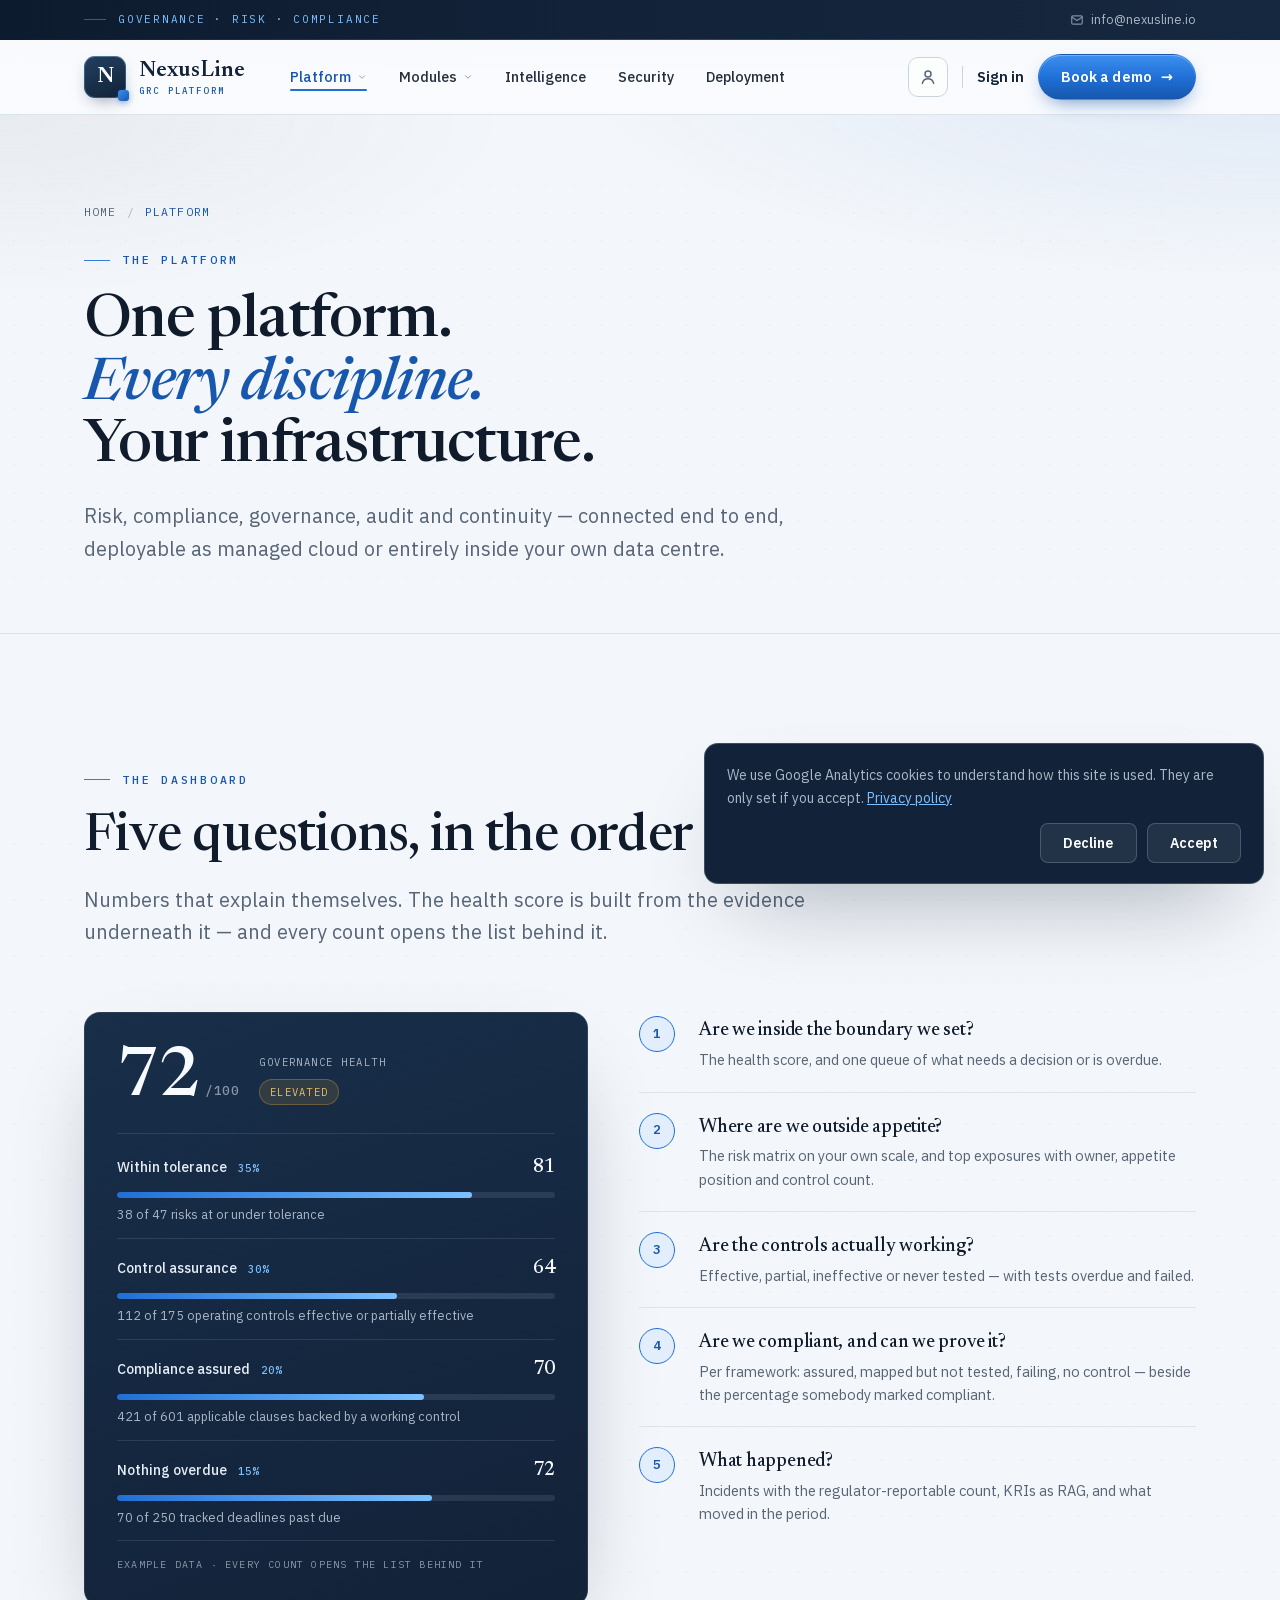
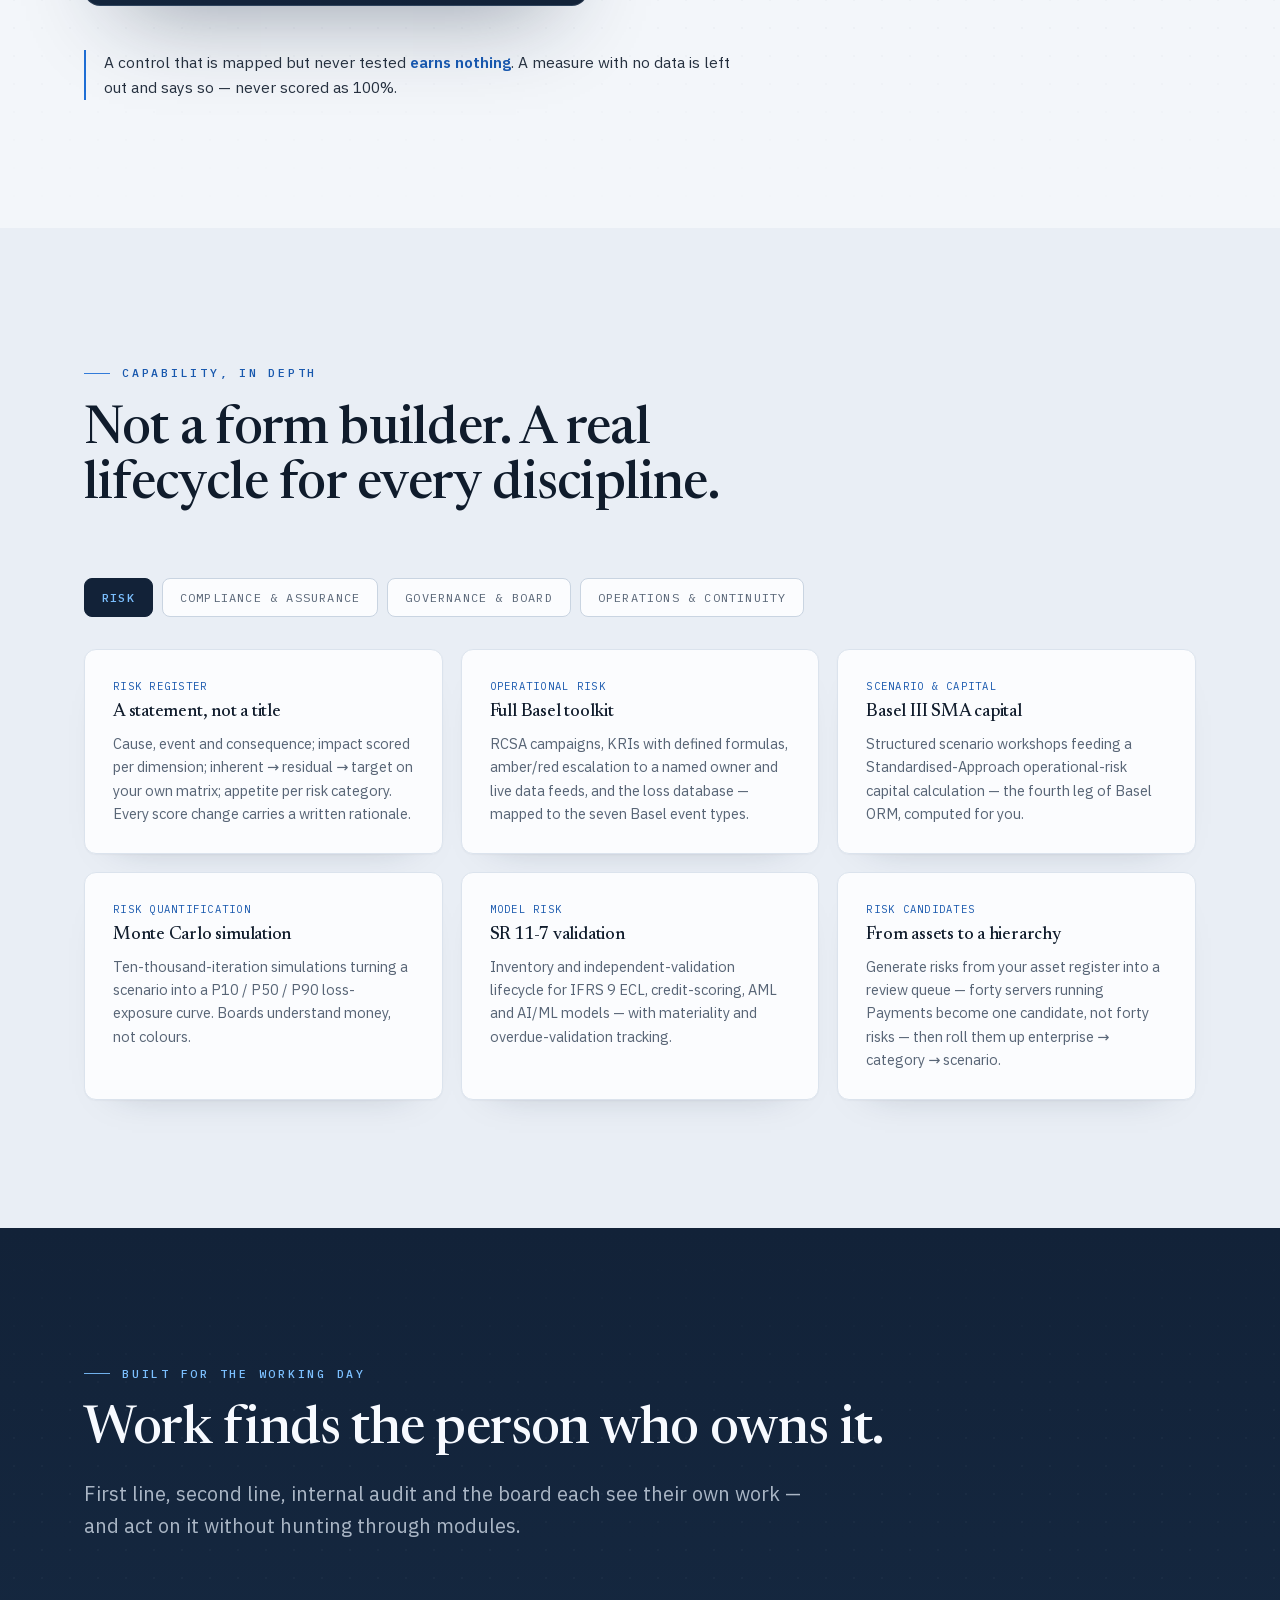
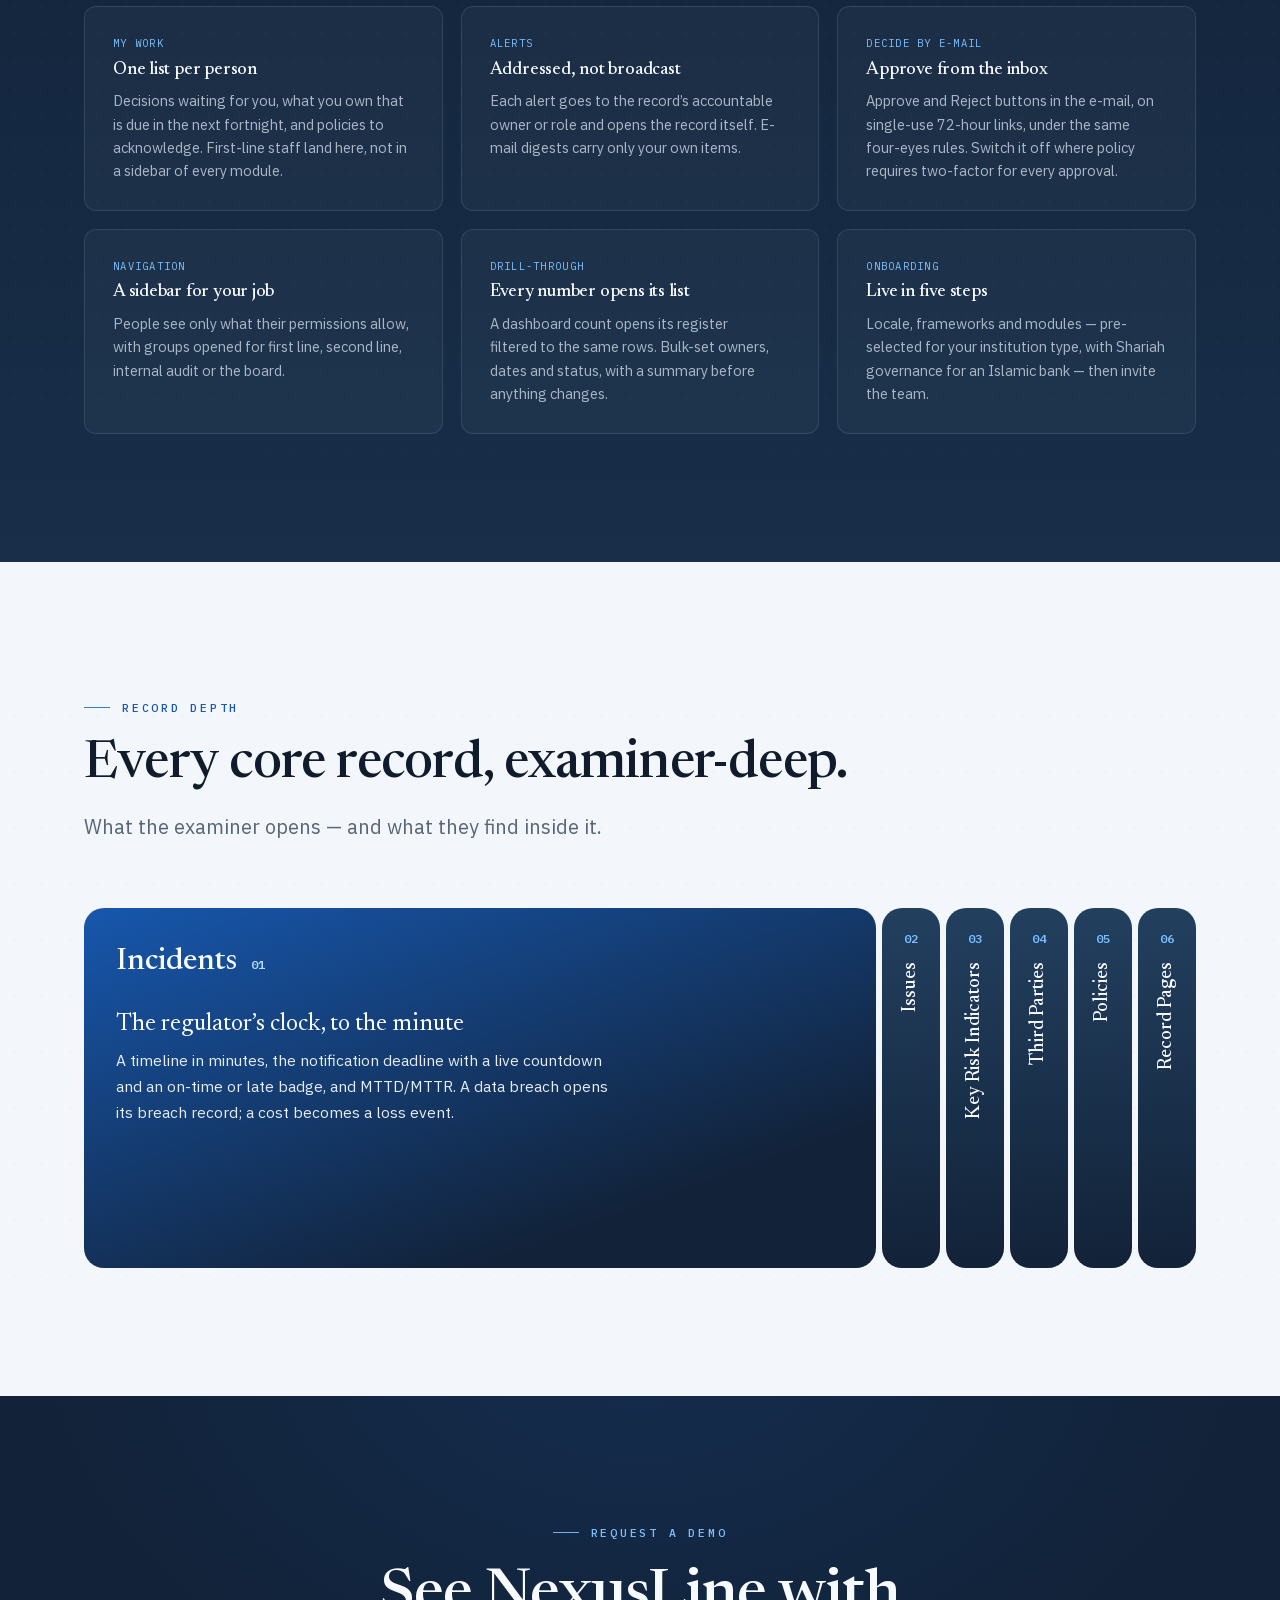
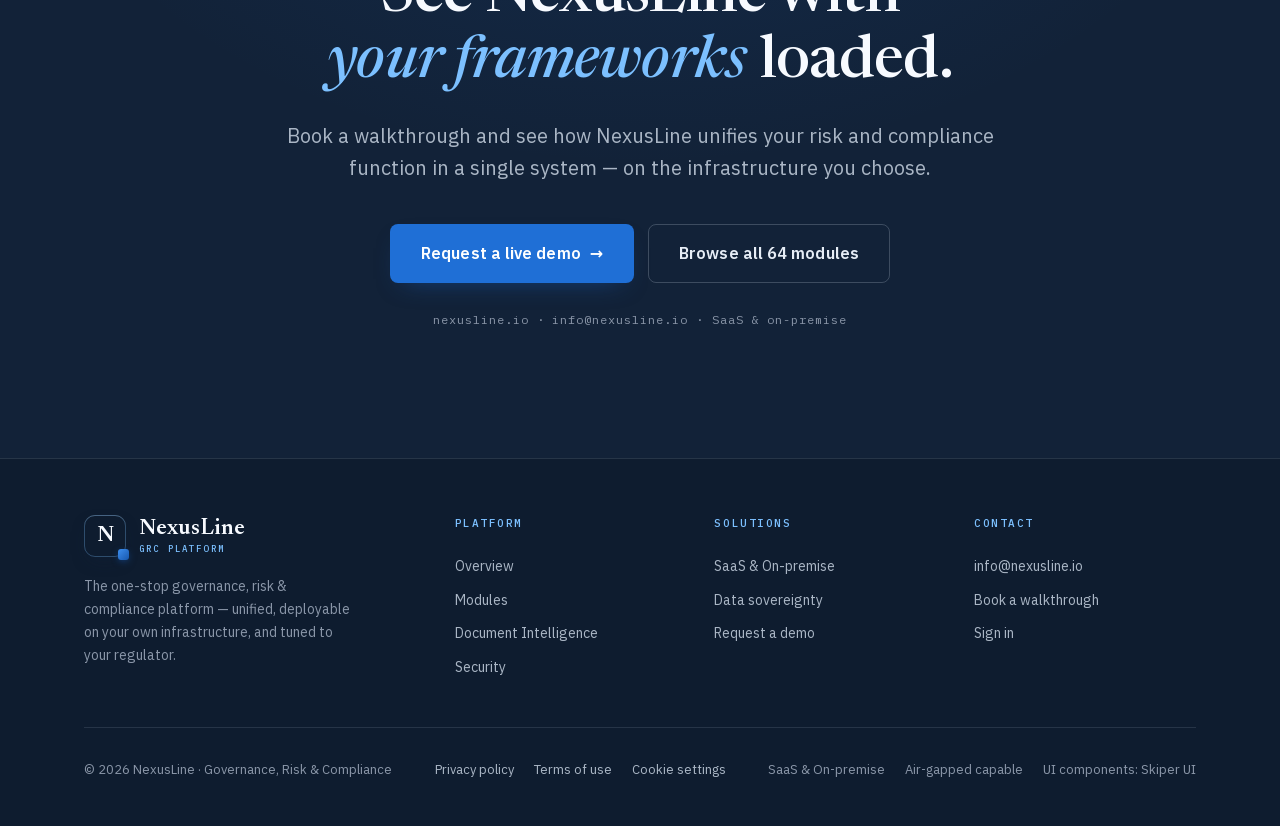
<file: platform.html>
<!DOCTYPE html>
<html lang="en">
<head>
  <meta charset="utf-8">
  <meta name="viewport" content="width=device-width, initial-scale=1">
  <title>Platform — one connected GRC system | NexusLine</title>
  <meta name="description" content="See how NexusLine connects risk, compliance, governance, audit and continuity into a single lifecycle — what you record once is reused everywhere it is needed.">
  <link rel="canonical" href="https://nexusline.io/platform">
  <meta name="robots" content="index, follow, max-image-preview:large">
  <meta name="theme-color" content="#122238">
  <meta name="author" content="NexusLine">

  <!-- Open Graph -->
  <meta property="og:type" content="website">
  <meta property="og:site_name" content="NexusLine">
  <meta property="og:title" content="Platform — one connected GRC system | NexusLine">
  <meta property="og:description" content="See how NexusLine connects risk, compliance, governance, audit and continuity into a single lifecycle — what you record once is reused everywhere it is needed.">
  <meta property="og:url" content="https://nexusline.io/platform">
  <meta property="og:image" content="https://nexusline.io/assets/img/og-image.jpg">
  <meta property="og:image:width" content="1200">
  <meta property="og:image:height" content="630">
  <meta property="og:image:type" content="image/jpeg">
  <meta property="og:image:alt" content="NexusLine governance &amp; risk dashboard">
  <meta property="og:locale" content="en">

  <!-- Twitter -->
  <meta name="twitter:card" content="summary_large_image">
  <meta name="twitter:title" content="Platform — one connected GRC system | NexusLine">
  <meta name="twitter:description" content="See how NexusLine connects risk, compliance, governance, audit and continuity into a single lifecycle — what you record once is reused everywhere it is needed.">
  <meta name="twitter:image" content="https://nexusline.io/assets/img/og-image.jpg">
  <meta name="twitter:image:alt" content="NexusLine governance &amp; risk dashboard">

  <!-- Icons / manifest -->
  <link rel="icon" href="/favicon.ico" sizes="32x32">
  <link rel="icon" href="/favicon.svg" type="image/svg+xml">
  <link rel="apple-touch-icon" href="/apple-touch-icon.png">
  <link rel="manifest" href="/site.webmanifest">

  <!-- Styles -->
  <link rel="stylesheet" href="/assets/css/fonts.css">
  <link rel="stylesheet" href="/assets/css/styles.css">

  <!-- Interactions -->
  <script src="/assets/js/main.js" defer></script>
  <script src="/assets/js/consent.js" defer></script>

  <script type="application/ld+json">
{
  "@context": "https://schema.org",
  "@graph": [
    {
      "@type": "Organization",
      "@id": "https://nexusline.io/#org",
      "name": "NexusLine",
      "url": "https://nexusline.io/",
      "email": "info@nexusline.io",
      "logo": "https://nexusline.io/assets/img/icon-512.png",
      "description": "Enterprise governance, risk & compliance platform — deployable as managed cloud or fully on-premise.",
      "areaServed": {
        "@type": "Country",
        "name": "Canada"
      },
      "contactPoint": {
        "@type": "ContactPoint",
        "email": "info@nexusline.io",
        "contactType": "sales"
      }
    },
    {
      "@type": "WebSite",
      "@id": "https://nexusline.io/#website",
      "url": "https://nexusline.io/",
      "name": "NexusLine",
      "publisher": {
        "@id": "https://nexusline.io/#org"
      },
      "inLanguage": "en"
    },
    {
      "@type": "WebPage",
      "@id": "https://nexusline.io/platform#webpage",
      "url": "https://nexusline.io/platform",
      "name": "Platform — one connected GRC system | NexusLine",
      "description": "See how NexusLine connects risk, compliance, governance, audit and continuity into a single lifecycle — what you record once is reused everywhere it is needed.",
      "isPartOf": {
        "@id": "https://nexusline.io/#website"
      },
      "inLanguage": "en"
    },
    {
      "@type": "BreadcrumbList",
      "itemListElement": [
        {
          "@type": "ListItem",
          "position": 1,
          "name": "Home",
          "item": "https://nexusline.io/"
        },
        {
          "@type": "ListItem",
          "position": 2,
          "name": "Platform",
          "item": "https://nexusline.io/platform"
        }
      ]
    },
    {
      "@type": "SoftwareApplication",
      "name": "NexusLine GRC Platform",
      "applicationCategory": "BusinessApplication",
      "operatingSystem": "Web, On-premise, Air-gapped",
      "description": "Unifies risk, compliance, governance, audit, continuity and third-party management. Aligned to ISO 27001, NIST CSF, PCI DSS, SOC 2 and Basel.",
      "publisher": {
        "@id": "https://nexusline.io/#org"
      }
    }
  ]
}
  </script>
</head>
<body data-page="platform">
<a class="skip" href="#top">Skip to content</a>
  <!-- ==================== TOP UTILITY BAR ==================== -->
  <div class="topbar">
    <div class="wrap topbar-row">
      <span class="tb-tag">Governance · Risk · Compliance</span>
      <div class="tb-right">
        <a href="mailto:info@nexusline.io"><svg viewBox="0 0 24 24" fill="none" stroke="currentColor" stroke-width="2" aria-hidden="true"><rect x="3" y="5" width="18" height="14" rx="2"></rect><path d="M3 7l9 6 9-6" stroke-linecap="round" stroke-linejoin="round"></path></svg>info@nexusline.io</a>
      </div>
    </div>
  </div>

  <!-- ==================== PRIMARY NAV ==================== -->
  <header class="nav" id="nav">
    <div class="wrap nav-row">
      <a class="brand" href="/" aria-label="NexusLine — home">
        <span class="monogram" aria-hidden="true">N</span>
        <span class="wordmark">NexusLine<small>GRC PLATFORM</small></span>
      </a>
      <nav class="primary-nav" aria-label="Primary">
        <ul class="nav-links">
          <li class="nav-item current">
            <a href="/platform" aria-current="page">Platform <svg class="cr" viewBox="0 0 24 24" fill="none" stroke="currentColor" stroke-width="2.4" aria-hidden="true"><path d="M6 9l6 6 6-6" stroke-linecap="round" stroke-linejoin="round"></path></svg></a>
            <div class="nav-panel">
              <div class="panel-inner">
                <div class="panel-grid">
                  <a class="panel-link" href="/platform"><b>Platform overview</b><span>How risk, compliance, governance, audit &amp; continuity connect.</span></a>
                  <a class="panel-link" href="/modules"><b>64 modules</b><span>The full catalogue across eleven GRC domains.</span></a>
                  <a class="panel-link" href="/intelligence"><b>Document intelligence</b><span>Turn a regulation into mapped obligations in seconds.</span></a>
                  <a class="panel-link" href="/security"><b>Security &amp; audit</b><span>SSO, RBAC, append-only trail — passes day-one review.</span></a>
                </div>
                <div class="panel-foot">
                  <a href="/platform">Explore the full platform <span class="arr">&#8594;</span></a>
                  <span class="panel-note">11 Domains · 64 Modules</span>
                </div>
              </div>
            </div>
          </li>
          <li class="nav-item">
            <a href="/modules">Modules <svg class="cr" viewBox="0 0 24 24" fill="none" stroke="currentColor" stroke-width="2.4" aria-hidden="true"><path d="M6 9l6 6 6-6" stroke-linecap="round" stroke-linejoin="round"></path></svg></a>
            <div class="nav-panel">
              <div class="panel-inner">
                <div class="panel-grid">
                  <a class="panel-link" href="/modules#risk"><b>Risk</b><span>Register, operational, model risk, quantification.</span></a>
                  <a class="panel-link" href="/modules#compliance"><b>Compliance</b><span>Regulatory change, framework library, ICFR, declarations.</span></a>
                  <a class="panel-link" href="/modules#governance"><b>Governance</b><span>Policy, board &amp; committees, delegation of authority.</span></a>
                  <a class="panel-link" href="/modules#operations"><b>Security Operations</b><span>Incidents, vulnerabilities, continuity, impact analysis.</span></a>
                </div>
                <div class="panel-foot">
                  <a href="/modules">Browse all 64 modules <span class="arr">&#8594;</span></a>
                  <span class="panel-note">17 Frameworks preloaded</span>
                </div>
              </div>
            </div>
          </li>
          <li class="nav-item"><a href="/intelligence">Intelligence</a></li>
          <li class="nav-item"><a href="/security">Security</a></li>
          <li class="nav-item"><a href="/deployment">Deployment</a></li>
        </ul>
      </nav>
      <div class="nav-cta">
        <a class="nav-search" href="https://app.nexusline.io" aria-label="Sign in to the app"><svg viewBox="0 0 24 24" fill="none" stroke="currentColor" stroke-width="2" aria-hidden="true"><circle cx="12" cy="8" r="4"></circle><path d="M4.5 20.5c.8-3.8 3.9-6.3 7.5-6.3s6.7 2.5 7.5 6.3" stroke-linecap="round"></path></svg></a>
        <span class="nav-divider" aria-hidden="true"></span>
        <a class="nav-signin" href="https://app.nexusline.io">Sign in</a>
        <a class="btn btn-primary" href="/contact">Book a demo <span class="arr">&#8594;</span></a>
      </div>
      <button class="menu-btn" id="menuBtn" aria-label="Open menu" aria-expanded="false">
        <svg viewBox="0 0 24 24" fill="none" stroke="currentColor" stroke-width="2" aria-hidden="true"><path d="M4 7h16M4 12h16M4 17h16" stroke-linecap="round"></path></svg>
      </button>
    </div>
    <div class="mobile-menu" id="mobileMenu">
      <a href="/platform" aria-current="page">Platform</a>
      <a href="/modules">Modules</a>
      <a href="/intelligence">Intelligence</a>
      <a href="/security">Security</a>
      <a href="/deployment">Deployment</a>
      <a href="https://app.nexusline.io">Sign in</a>
      <a class="btn btn-primary" href="/contact">Book a demo</a>
    </div>
  </header>
  <main id="top">
  <section class="page-hero grain">
    <div class="wrap">
      <nav class="crumbs" aria-label="Breadcrumb"><a href="/">Home</a> <span class="crumb-sep">/</span> <span aria-current="page">Platform</span></nav>
      <span class="eyebrow reveal">The platform</span>
      <h1 class="page-h1 reveal d1">One platform. <span class="em">Every discipline.</span> Your infrastructure.</h1>
      <p class="lede reveal d2">Risk, compliance, governance, audit and continuity — connected end to end, deployable as managed cloud or entirely inside your own data centre.</p>
    </div>
  </section>
<!-- ======================================================= DASHBOARD -->
<section class="sec-pad grain" id="dashboard" style="background:var(--paper);">
  <div class="wrap">
    <div class="sec-head reveal">
      <span class="eyebrow">The dashboard</span>
      <h2 class="h-sec">Five questions, in the order a board asks them.</h2>
      <p class="lede" style="margin-top:18px;">Numbers that explain themselves. The health score is built from the evidence underneath it — and every count opens the list behind it.</p>
    </div>
    <div class="dash-wrap">
      <div class="health reveal">
        <div class="health-top">
          <div class="health-score tnum">72<small>/100</small></div>
          <div>
            <span class="health-label">Governance health</span>
            <span class="health-badge">Elevated</span>
          </div>
        </div>
        <div class="hrow">
          <div class="hrow-head"><span>Within tolerance <em>35%</em></span><b class="tnum">81</b></div>
          <div class="hbar"><i style="width:81%"></i></div>
          <p>38 of 47 risks at or under tolerance</p>
        </div>
        <div class="hrow">
          <div class="hrow-head"><span>Control assurance <em>30%</em></span><b class="tnum">64</b></div>
          <div class="hbar"><i style="width:64%"></i></div>
          <p>112 of 175 operating controls effective or partially effective</p>
        </div>
        <div class="hrow">
          <div class="hrow-head"><span>Compliance assured <em>20%</em></span><b class="tnum">70</b></div>
          <div class="hbar"><i style="width:70%"></i></div>
          <p>421 of 601 applicable clauses backed by a working control</p>
        </div>
        <div class="hrow">
          <div class="hrow-head"><span>Nothing overdue <em>15%</em></span><b class="tnum">72</b></div>
          <div class="hbar"><i style="width:72%"></i></div>
          <p>70 of 250 tracked deadlines past due</p>
        </div>
        <p class="health-foot">Example data · every count opens the list behind it</p>
      </div>
      <ol class="dash-qs">
        <li class="dash-q reveal"><span class="s">1</span><div><h3>Are we inside the boundary we set?</h3><p>The health score, and one queue of what needs a decision or is overdue.</p></div></li>
        <li class="dash-q reveal d1"><span class="s">2</span><div><h3>Where are we outside appetite?</h3><p>The risk matrix on your own scale, and top exposures with owner, appetite position and control count.</p></div></li>
        <li class="dash-q reveal d2"><span class="s">3</span><div><h3>Are the controls actually working?</h3><p>Effective, partial, ineffective or never tested — with tests overdue and failed.</p></div></li>
        <li class="dash-q reveal d3"><span class="s">4</span><div><h3>Are we compliant, and can we prove it?</h3><p>Per framework: assured, mapped but not tested, failing, no control — beside the percentage somebody marked compliant.</p></div></li>
        <li class="dash-q reveal d4"><span class="s">5</span><div><h3>What happened?</h3><p>Incidents with the regulator-reportable count, KRIs as RAG, and what moved in the period.</p></div></li>
      </ol>
    </div>
    <p class="dash-note reveal">A control that is mapped but never tested <b>earns nothing</b>. A measure with no data is left out and says so — never scored as 100%.</p>
  </div>
</section>

<section class="sec-pad" style="background:var(--paper-2);">
  <div class="wrap">
    <div class="sec-head reveal">
      <span class="eyebrow">Capability, in depth</span>
      <h2 class="h-sec">Not a form builder. A real lifecycle for every discipline.</h2>
    </div>
    <div class="tabs reveal" role="tablist" aria-label="Capability domains">
      <button class="tab on" data-tab="risk" role="tab" id="tab-btn-risk" aria-controls="tab-risk" aria-selected="true">Risk</button>
      <button class="tab" data-tab="compliance" role="tab" id="tab-btn-compliance" aria-controls="tab-compliance" tabindex="-1" aria-selected="false">Compliance &amp; Assurance</button>
      <button class="tab" data-tab="governance" role="tab" id="tab-btn-governance" aria-controls="tab-governance" tabindex="-1" aria-selected="false">Governance &amp; Board</button>
      <button class="tab" data-tab="operations" role="tab" id="tab-btn-operations" aria-controls="tab-operations" tabindex="-1" aria-selected="false">Operations &amp; Continuity</button>
    </div>

    <div class="tabpanel on" id="tab-risk" role="tabpanel" aria-labelledby="tab-btn-risk" tabindex="0">
      <div class="grid g-3">
        <div class="card"><span class="tagk">Risk Register</span><h3>A statement, not a title</h3><p>Cause, event and consequence; impact scored per dimension; inherent → residual → target on your own matrix; appetite per risk category. Every score change carries a written rationale.</p></div>
        <div class="card"><span class="tagk">Operational Risk</span><h3>Full Basel toolkit</h3><p>RCSA campaigns, KRIs with defined formulas, amber/red escalation to a named owner and live data feeds, and the loss database — mapped to the seven Basel event types.</p></div>
        <div class="card"><span class="tagk">Scenario &amp; Capital</span><h3>Basel III SMA capital</h3><p>Structured scenario workshops feeding a Standardised-Approach operational-risk capital calculation — the fourth leg of Basel ORM, computed for you.</p></div>
        <div class="card"><span class="tagk">Risk Quantification</span><h3>Monte Carlo simulation</h3><p>Ten-thousand-iteration simulations turning a scenario into a P10 / P50 / P90 loss-exposure curve. Boards understand money, not colours.</p></div>
        <div class="card"><span class="tagk">Model Risk</span><h3>SR 11-7 validation</h3><p>Inventory and independent-validation lifecycle for IFRS 9 ECL, credit-scoring, AML and AI/ML models — with materiality and overdue-validation tracking.</p></div>
        <div class="card"><span class="tagk">Risk Candidates</span><h3>From assets to a hierarchy</h3><p>Generate risks from your asset register into a review queue — forty servers running Payments become one candidate, not forty risks — then roll them up enterprise → category → scenario.</p></div>
      </div>
    </div>

    <div class="tabpanel" id="tab-compliance" role="tabpanel" aria-labelledby="tab-btn-compliance" tabindex="0">
      <div class="grid g-3">
        <div class="card"><span class="tagk">Framework Library</span><h3>Seventeen standards, one click</h3><p>ISO 27001, NIST CSF 2.0 and SP 800-53, PCI DSS 4.0, SOC 2, Basel, Shariah and four SBP packs — 1,333 clauses, and control frameworks bring their controls with them.</p></div>
        <div class="card"><span class="tagk">Compliance</span><h3>Map once, prove everywhere</h3><p>Suggested clauses for the controls you wrote, crosswalk suggestions between frameworks, and a Statement of Applicability exported to XLSX or PDF.</p></div>
        <div class="card"><span class="tagk">ICFR</span><h3>The annual cycle</h3><p>Process universe → risk-control matrix → design &amp; operating tests → deficiency evaluation, from simple deficiency to material weakness.</p></div>
        <div class="card"><span class="tagk">Internal Audit</span><h3>Universe to follow-up</h3><p>Risk-based audit universe, engagements, working-paper procedures and findings — tracked enterprise-wide until every one is closed.</p></div>
        <div class="card"><span class="tagk">Control Testing</span><h3>Tested, reviewed, proven</h3><p>A workpaper per test — period, sample, exceptions, conclusion, evidence — approved by a second person before it moves effectiveness. A failed test opens an issue by itself.</p></div>
        <div class="card"><span class="tagk">Continuous Monitoring</span><h3>Your tools feed the proof</h3><p>SIEMs, identity platforms and scripts post control-check results; each lands as evidence and a test run, and a failure raises an alert — never a rating on its own.</p></div>
      </div>
    </div>

    <div class="tabpanel" id="tab-governance" role="tabpanel" aria-labelledby="tab-btn-governance" tabindex="0">
      <div class="grid g-3">
        <div class="card"><span class="tagk">Policy Management</span><h3>Draft to acknowledgment</h3><p>Draft, review, approve, publish — four-eyes at each step — with the approving committee, periodic reviews and acknowledgement tracked by role.</p></div>
        <div class="card"><span class="tagk">Board &amp; Committees</span><h3>Meetings to board packs</h3><p>Committees, meetings and decisions — and a board pack (PDF and spreadsheet) generated from the live register, automatically before each meeting.</p></div>
        <div class="card"><span class="tagk">Whistleblowing</span><h3>Confidential intake</h3><p>Anonymous disclosure intake with tokenised case references, triage and investigation case files through to a substantiated outcome.</p></div>
        <div class="card"><span class="tagk">Declarations</span><h3>Conflicts &amp; conduct</h3><p>Periodic conflict-of-interest, gifts, personal-account-dealing and outside-employment declaration campaigns with reviewer sign-off.</p></div>
        <div class="card"><span class="tagk">Delegation of Authority</span><h3>Authority matrix</h3><p>A documented delegation-of-authority matrix and dual-control rules — who may approve what, by role and amount band.</p></div>
        <div class="card"><span class="tagk">ESG</span><h3>Green Banking</h3><p>Green Banking Guideline tracking and environmental risk ratings for credit and vendor exposures.</p></div>
      </div>
    </div>

    <div class="tabpanel" id="tab-operations" role="tabpanel" aria-labelledby="tab-btn-operations" tabindex="0">
      <div class="grid g-3">
        <div class="card"><span class="tagk">Incidents</span><h3>Detection to closure</h3><p>Severity, a minute-level timeline, MTTD/MTTR and links to the risks, assets and controls involved — with the regulator’s notification deadline counting down.</p></div>
        <div class="card"><span class="tagk">Business Continuity</span><h3>Plans &amp; exercises</h3><p>Continuity plans with a recurring exercise calendar and tested recovery strategies — sign-off tracked, never assumed.</p></div>
        <div class="card"><span class="tagk">Business Impact Analysis</span><h3>RTO / RPO / MTPD</h3><p>Structured BIA capturing recovery objectives and single points of failure, feeding directly into continuity plans.</p></div>
        <div class="card"><span class="tagk">Issues &amp; Actions</span><h3>One CAPA register</h3><p>Every finding from every module lands in one shared issue register with owners, due dates and a common lifecycle to closure.</p></div>
        <div class="card"><span class="tagk">Vulnerabilities</span><h3>Findings to patch</h3><p>Scanner findings with severity-driven remediation SLAs (critical in 7 days) and a patch-deployment pipeline through to deployed.</p></div>
        <div class="card"><span class="tagk">Approvals</span><h3>Enforced four-eyes</h3><p>Maker-checker where the requester can never approve their own request, each checker votes once, and every rejection carries a reason — decided in the app or from the inbox.</p></div>
      </div>
    </div>
  </div>
</section>
<!-- ======================================================= WORKING DAY (dark) -->
<section class="sec-pad grain dark" id="working-day" style="background:linear-gradient(180deg, var(--ink), var(--ink-2));">
  <div class="wrap">
    <div class="sec-head reveal">
      <span class="eyebrow">Built for the working day</span>
      <h2 class="h-sec">Work finds the person who owns it.</h2>
      <p class="lede" style="margin-top:18px;">First line, second line, internal audit and the board each see their own work — and act on it without hunting through modules.</p>
    </div>
    <div class="grid g-3">
      <div class="card reveal"><span class="tagk">My Work</span><h3>One list per person</h3><p>Decisions waiting for you, what you own that is due in the next fortnight, and policies to acknowledge. First-line staff land here, not in a sidebar of every module.</p></div>
      <div class="card reveal d1"><span class="tagk">Alerts</span><h3>Addressed, not broadcast</h3><p>Each alert goes to the record’s accountable owner or role and opens the record itself. E-mail digests carry only your own items.</p></div>
      <div class="card reveal d2"><span class="tagk">Decide by e-mail</span><h3>Approve from the inbox</h3><p>Approve and Reject buttons in the e-mail, on single-use 72-hour links, under the same four-eyes rules. Switch it off where policy requires two-factor for every approval.</p></div>
      <div class="card reveal"><span class="tagk">Navigation</span><h3>A sidebar for your job</h3><p>People see only what their permissions allow, with groups opened for first line, second line, internal audit or the board.</p></div>
      <div class="card reveal d1"><span class="tagk">Drill-through</span><h3>Every number opens its list</h3><p>A dashboard count opens its register filtered to the same rows. Bulk-set owners, dates and status, with a summary before anything changes.</p></div>
      <div class="card reveal d2"><span class="tagk">Onboarding</span><h3>Live in five steps</h3><p>Locale, frameworks and modules — pre-selected for your institution type, with Shariah governance for an Islamic bank — then invite the team.</p></div>
    </div>
  </div>
</section>

<!-- ======================================================= RECORD DEPTH: hover-expand strip -->
<section class="sec-pad grain" id="records">
  <div class="wrap">
    <div class="sec-head reveal">
      <span class="eyebrow">Record depth</span>
      <h2 class="h-sec">Every core record, examiner-deep.</h2>
      <p class="lede" style="margin-top:18px;">What the examiner opens — and what they find inside it.</p>
    </div>
    <div class="hx hx-sm reveal" data-hover-expand>
      <div class="hx-panel is-active">
        <h3 class="hx-h"><button type="button" class="hx-btn" aria-expanded="true"><span class="hx-ct">01</span><span class="hx-name">Incidents</span></button></h3>
        <div class="hx-body"><p class="hx-lead">The regulator’s clock, to the minute</p><p>A timeline in minutes, the notification deadline with a live countdown and an on-time or late badge, and MTTD/MTTR. A data breach opens its breach record; a cost becomes a loss event.</p></div>
      </div>
      <div class="hx-panel">
        <h3 class="hx-h"><button type="button" class="hx-btn" aria-expanded="false"><span class="hx-ct">02</span><span class="hx-name">Issues</span></button></h3>
        <div class="hx-body"><p class="hx-lead">Closed only when proven</p><p>Linked to the risks, controls, clauses and vendors they concern. Closing needs an independent validation with evidence, and every due-date move is logged.</p></div>
      </div>
      <div class="hx-panel">
        <h3 class="hx-h"><button type="button" class="hx-btn" aria-expanded="false"><span class="hx-ct">03</span><span class="hx-name">Key Risk Indicators</span></button></h3>
        <div class="hx-body"><p class="hx-lead">Defined, escalated, fed</p><p>Definition, formula and data source; higher-, lower- or within-range thresholds; amber and red escalation to a named person and role; readings posted by your systems.</p></div>
      </div>
      <div class="hx-panel">
        <h3 class="hx-h"><button type="button" class="hx-btn" aria-expanded="false"><span class="hx-ct">04</span><span class="hx-name">Third Parties</span></button></h3>
        <div class="hx-body"><p class="hx-lead">Tiered, not guessed</p><p>Due diligence, data residency, fourth parties and certifications with expiry alerts. An eight-question tiering questionnaire sets the inherent tier — overriding it needs a reason.</p></div>
      </div>
      <div class="hx-panel">
        <h3 class="hx-h"><button type="button" class="hx-btn" aria-expanded="false"><span class="hx-ct">05</span><span class="hx-name">Policies</span></button></h3>
        <div class="hx-body"><p class="hx-lead">Approved, superseded, acknowledged</p><p>An approving committee, an effective date, the policy it supersedes — retired automatically on publication — and who in each role has acknowledged it.</p></div>
      </div>
      <div class="hx-panel">
        <h3 class="hx-h"><button type="button" class="hx-btn" aria-expanded="false"><span class="hx-ct">06</span><span class="hx-name">Record Pages</span></button></h3>
        <div class="hx-body"><p class="hx-lead">Every record explains itself</p><p>Each record opens as a dossier: a plain-language headline, a summary band, open points each with a link to fix it, and the sign-off trail alongside.</p></div>
      </div>
    </div>
  </div>
</section>
  <section class="final sec-pad dark" id="demo">
    <div class="wrap">
      <span class="eyebrow center reveal">Request a demo</span>
      <h2 class="reveal d1">See NexusLine with <span class="em">your frameworks</span> loaded.</h2>
      <p class="lede reveal d2">Book a walkthrough and see how NexusLine unifies your risk and compliance function in a single system — on the infrastructure you choose.</p>
      <div class="final-cta reveal d3">
        <a class="btn btn-primary btn-lg" href="/contact">Request a live demo <span class="arr">&#8594;</span></a>
        <a class="btn btn-ghost btn-lg" href="/modules">Browse all 64 modules</a>
      </div>
      <p class="final-mini reveal d3">nexusline.io · info@nexusline.io · SaaS &amp; on-premise</p>
    </div>
  </section>
  </main>
  <!-- ==================== FOOTER ==================== -->
  <footer>
    <div class="wrap">
      <div class="foot-grid">
        <div class="foot-brand">
          <a class="brand" href="/" aria-label="NexusLine — home">
            <span class="monogram" aria-hidden="true">N</span>
            <span class="wordmark">NexusLine<small>GRC PLATFORM</small></span>
          </a>
          <p>The one-stop governance, risk &amp; compliance platform — unified, deployable on your own infrastructure, and tuned to your regulator.</p>
        </div>
        <div class="foot-col">
          <h2>Platform</h2>
          <a href="/platform">Overview</a>
          <a href="/modules">Modules</a>
          <a href="/intelligence">Document Intelligence</a>
          <a href="/security">Security</a>
        </div>
        <div class="foot-col">
          <h2>Solutions</h2>
          <a href="/deployment">SaaS &amp; On-premise</a>
          <a href="/security">Data sovereignty</a>
          <a href="/contact">Request a demo</a>
        </div>
        <div class="foot-col">
          <h2>Contact</h2>
          <a href="mailto:info@nexusline.io">info@nexusline.io</a>
          <a href="/contact">Book a walkthrough</a>
          <a href="https://app.nexusline.io">Sign in</a>
        </div>
      </div>
      <div class="foot-bot">
        <span>© 2026 NexusLine · Governance, Risk &amp; Compliance</span>
        <nav class="foot-legal" aria-label="Legal">
          <a href="/privacy">Privacy policy</a>
          <a href="/terms">Terms of use</a>
          <button type="button" data-cookie-settings hidden>Cookie settings</button>
        </nav>
        <div class="r">
          <span>SaaS &amp; On-premise</span>
          <span>Air-gapped capable</span>
          <a href="https://skiper-ui.com" rel="noopener">UI components: Skiper UI</a>
        </div>
      </div>
    </div>
  </footer>
</body>
</html>
</file>
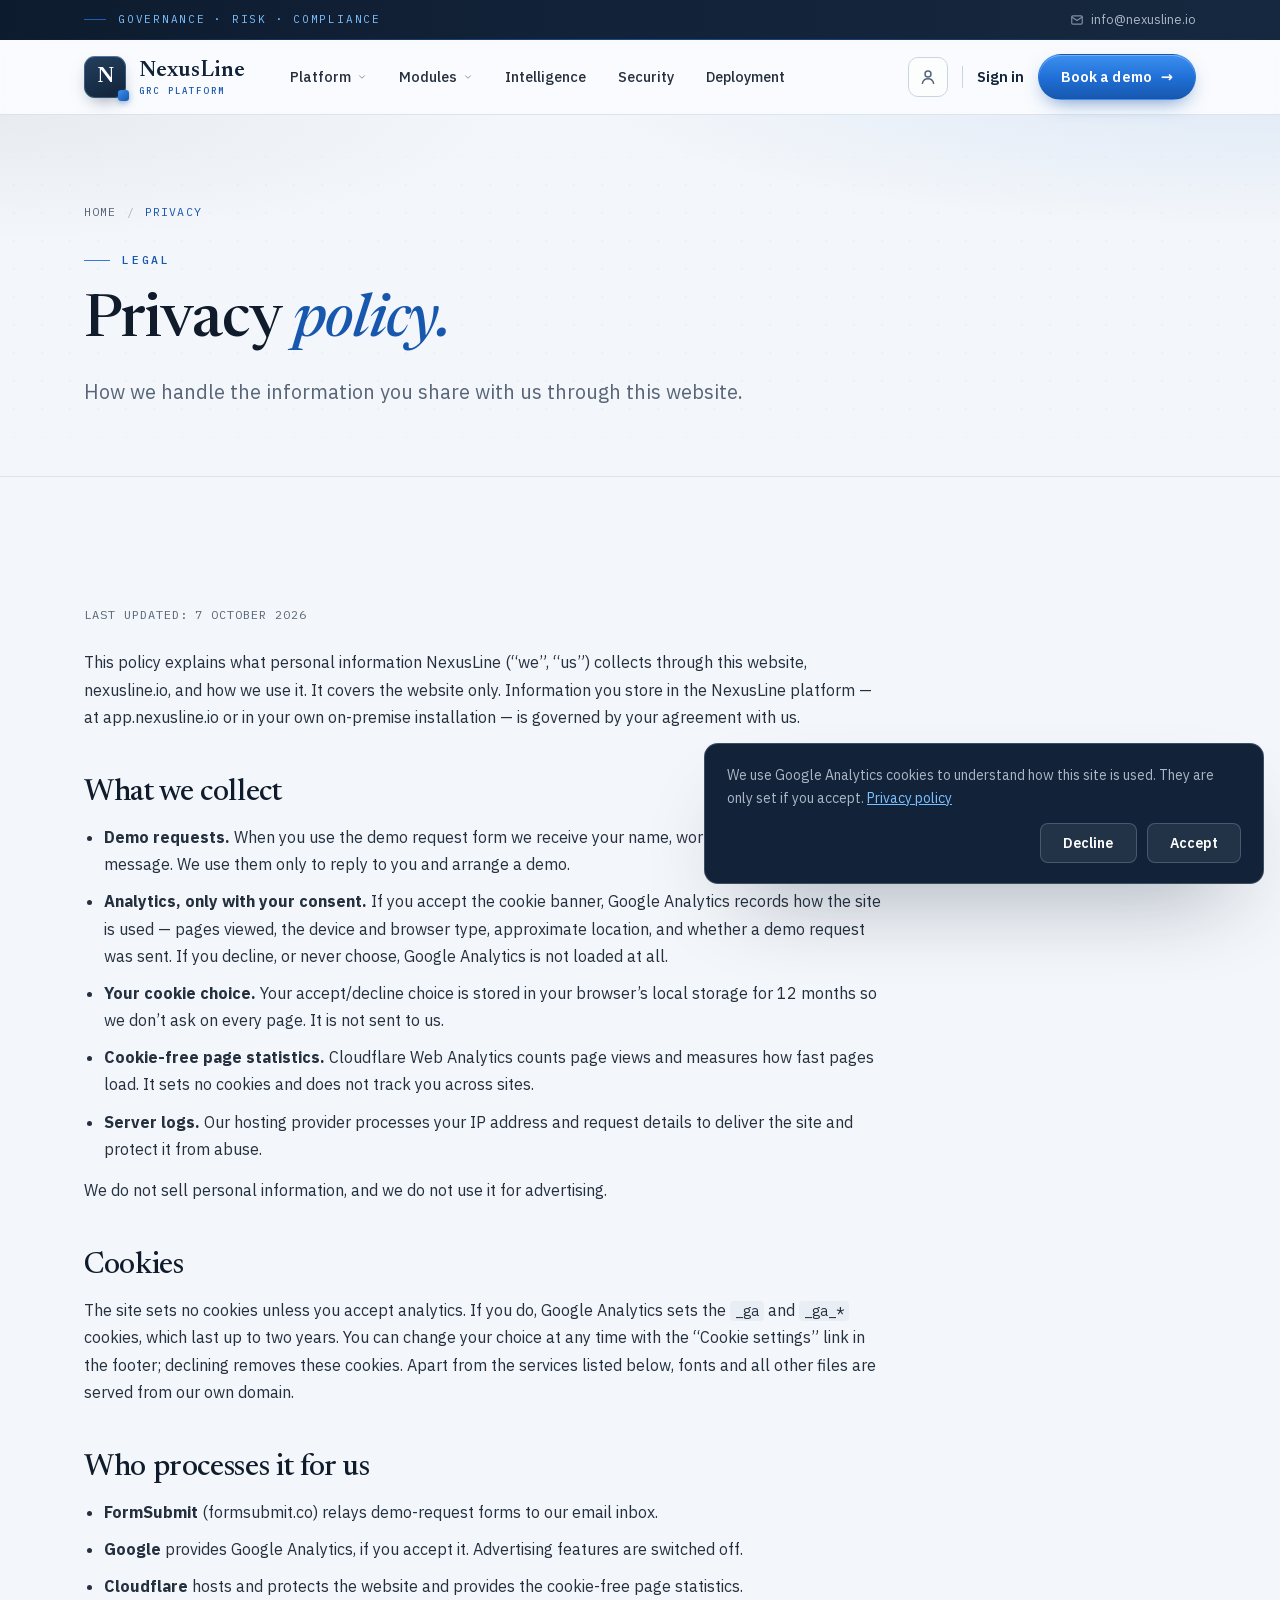
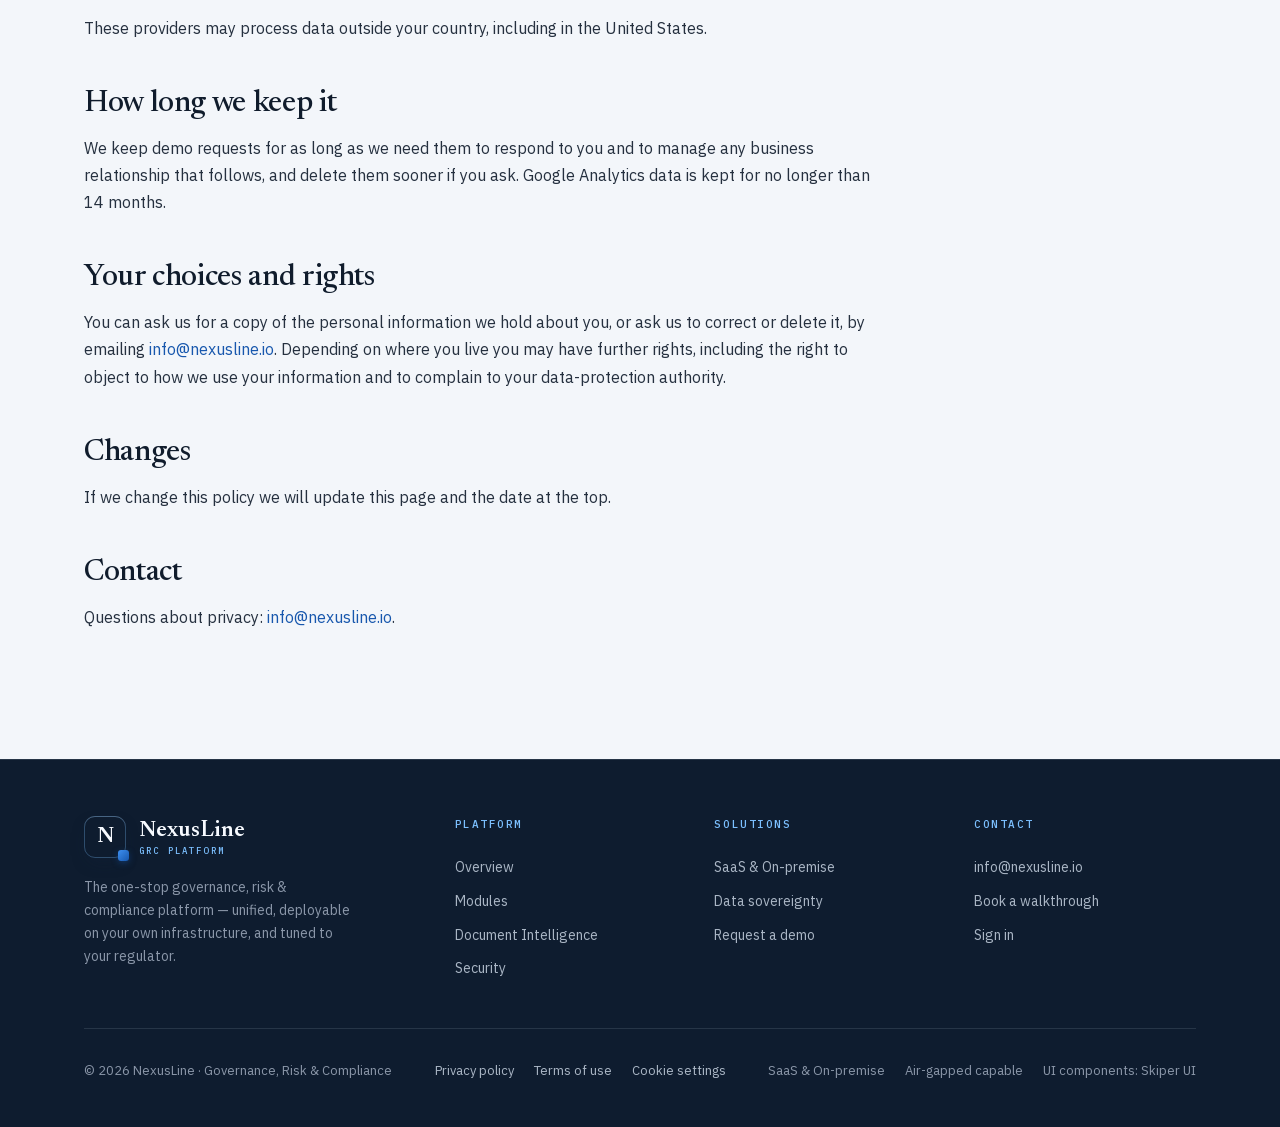
<file: privacy.html>
<!DOCTYPE html>
<html lang="en">
<head>
  <meta charset="utf-8">
  <meta name="viewport" content="width=device-width, initial-scale=1">
  <title>Privacy Policy | NexusLine</title>
  <meta name="description" content="How NexusLine collects, uses and protects personal information submitted through nexusline.io.">
  <link rel="canonical" href="https://nexusline.io/privacy">
  <meta name="robots" content="index, follow, max-image-preview:large">
  <meta name="theme-color" content="#122238">
  <meta name="author" content="NexusLine">

  <!-- Open Graph -->
  <meta property="og:type" content="website">
  <meta property="og:site_name" content="NexusLine">
  <meta property="og:title" content="Privacy Policy | NexusLine">
  <meta property="og:description" content="How NexusLine collects, uses and protects personal information submitted through nexusline.io.">
  <meta property="og:url" content="https://nexusline.io/privacy">
  <meta property="og:image" content="https://nexusline.io/assets/img/og-image.jpg">
  <meta property="og:image:width" content="1200">
  <meta property="og:image:height" content="630">
  <meta property="og:image:type" content="image/jpeg">
  <meta property="og:image:alt" content="NexusLine governance &amp; risk dashboard">
  <meta property="og:locale" content="en">

  <!-- Twitter -->
  <meta name="twitter:card" content="summary_large_image">
  <meta name="twitter:title" content="Privacy Policy | NexusLine">
  <meta name="twitter:description" content="How NexusLine collects, uses and protects personal information submitted through nexusline.io.">
  <meta name="twitter:image" content="https://nexusline.io/assets/img/og-image.jpg">
  <meta name="twitter:image:alt" content="NexusLine governance &amp; risk dashboard">

  <!-- Icons / manifest -->
  <link rel="icon" href="/favicon.ico" sizes="32x32">
  <link rel="icon" href="/favicon.svg" type="image/svg+xml">
  <link rel="apple-touch-icon" href="/apple-touch-icon.png">
  <link rel="manifest" href="/site.webmanifest">

  <!-- Styles -->
  <link rel="stylesheet" href="/assets/css/fonts.css">
  <link rel="stylesheet" href="/assets/css/styles.css">

  <!-- Interactions -->
  <script src="/assets/js/main.js" defer></script>
  <script src="/assets/js/consent.js" defer></script>

  <script type="application/ld+json">
{
  "@context": "https://schema.org",
  "@graph": [
    {
      "@type": "Organization",
      "@id": "https://nexusline.io/#org",
      "name": "NexusLine",
      "url": "https://nexusline.io/",
      "email": "info@nexusline.io",
      "logo": "https://nexusline.io/assets/img/icon-512.png",
      "description": "Enterprise governance, risk & compliance platform — deployable as managed cloud or fully on-premise.",
      "areaServed": {
        "@type": "Country",
        "name": "Canada"
      },
      "contactPoint": {
        "@type": "ContactPoint",
        "email": "info@nexusline.io",
        "contactType": "sales"
      }
    },
    {
      "@type": "WebSite",
      "@id": "https://nexusline.io/#website",
      "url": "https://nexusline.io/",
      "name": "NexusLine",
      "publisher": {
        "@id": "https://nexusline.io/#org"
      },
      "inLanguage": "en"
    },
    {
      "@type": "WebPage",
      "@id": "https://nexusline.io/privacy#webpage",
      "url": "https://nexusline.io/privacy",
      "name": "Privacy Policy | NexusLine",
      "description": "How NexusLine collects, uses and protects personal information submitted through nexusline.io.",
      "isPartOf": {
        "@id": "https://nexusline.io/#website"
      },
      "inLanguage": "en"
    },
    {
      "@type": "BreadcrumbList",
      "itemListElement": [
        {
          "@type": "ListItem",
          "position": 1,
          "name": "Home",
          "item": "https://nexusline.io/"
        },
        {
          "@type": "ListItem",
          "position": 2,
          "name": "Privacy",
          "item": "https://nexusline.io/privacy"
        }
      ]
    }
  ]
}
  </script>
</head>
<body data-page="privacy">
<a class="skip" href="#top">Skip to content</a>
  <!-- ==================== TOP UTILITY BAR ==================== -->
  <div class="topbar">
    <div class="wrap topbar-row">
      <span class="tb-tag">Governance · Risk · Compliance</span>
      <div class="tb-right">
        <a href="mailto:info@nexusline.io"><svg viewBox="0 0 24 24" fill="none" stroke="currentColor" stroke-width="2" aria-hidden="true"><rect x="3" y="5" width="18" height="14" rx="2"></rect><path d="M3 7l9 6 9-6" stroke-linecap="round" stroke-linejoin="round"></path></svg>info@nexusline.io</a>
      </div>
    </div>
  </div>

  <!-- ==================== PRIMARY NAV ==================== -->
  <header class="nav" id="nav">
    <div class="wrap nav-row">
      <a class="brand" href="/" aria-label="NexusLine — home">
        <span class="monogram" aria-hidden="true">N</span>
        <span class="wordmark">NexusLine<small>GRC PLATFORM</small></span>
      </a>
      <nav class="primary-nav" aria-label="Primary">
        <ul class="nav-links">
          <li class="nav-item">
            <a href="/platform">Platform <svg class="cr" viewBox="0 0 24 24" fill="none" stroke="currentColor" stroke-width="2.4" aria-hidden="true"><path d="M6 9l6 6 6-6" stroke-linecap="round" stroke-linejoin="round"></path></svg></a>
            <div class="nav-panel">
              <div class="panel-inner">
                <div class="panel-grid">
                  <a class="panel-link" href="/platform"><b>Platform overview</b><span>How risk, compliance, governance, audit &amp; continuity connect.</span></a>
                  <a class="panel-link" href="/modules"><b>64 modules</b><span>The full catalogue across eleven GRC domains.</span></a>
                  <a class="panel-link" href="/intelligence"><b>Document intelligence</b><span>Turn a regulation into mapped obligations in seconds.</span></a>
                  <a class="panel-link" href="/security"><b>Security &amp; audit</b><span>SSO, RBAC, append-only trail — passes day-one review.</span></a>
                </div>
                <div class="panel-foot">
                  <a href="/platform">Explore the full platform <span class="arr">&#8594;</span></a>
                  <span class="panel-note">11 Domains · 64 Modules</span>
                </div>
              </div>
            </div>
          </li>
          <li class="nav-item">
            <a href="/modules">Modules <svg class="cr" viewBox="0 0 24 24" fill="none" stroke="currentColor" stroke-width="2.4" aria-hidden="true"><path d="M6 9l6 6 6-6" stroke-linecap="round" stroke-linejoin="round"></path></svg></a>
            <div class="nav-panel">
              <div class="panel-inner">
                <div class="panel-grid">
                  <a class="panel-link" href="/modules#risk"><b>Risk</b><span>Register, operational, model risk, quantification.</span></a>
                  <a class="panel-link" href="/modules#compliance"><b>Compliance</b><span>Regulatory change, framework library, ICFR, declarations.</span></a>
                  <a class="panel-link" href="/modules#governance"><b>Governance</b><span>Policy, board &amp; committees, delegation of authority.</span></a>
                  <a class="panel-link" href="/modules#operations"><b>Security Operations</b><span>Incidents, vulnerabilities, continuity, impact analysis.</span></a>
                </div>
                <div class="panel-foot">
                  <a href="/modules">Browse all 64 modules <span class="arr">&#8594;</span></a>
                  <span class="panel-note">17 Frameworks preloaded</span>
                </div>
              </div>
            </div>
          </li>
          <li class="nav-item"><a href="/intelligence">Intelligence</a></li>
          <li class="nav-item"><a href="/security">Security</a></li>
          <li class="nav-item"><a href="/deployment">Deployment</a></li>
        </ul>
      </nav>
      <div class="nav-cta">
        <a class="nav-search" href="https://app.nexusline.io" aria-label="Sign in to the app"><svg viewBox="0 0 24 24" fill="none" stroke="currentColor" stroke-width="2" aria-hidden="true"><circle cx="12" cy="8" r="4"></circle><path d="M4.5 20.5c.8-3.8 3.9-6.3 7.5-6.3s6.7 2.5 7.5 6.3" stroke-linecap="round"></path></svg></a>
        <span class="nav-divider" aria-hidden="true"></span>
        <a class="nav-signin" href="https://app.nexusline.io">Sign in</a>
        <a class="btn btn-primary" href="/contact">Book a demo <span class="arr">&#8594;</span></a>
      </div>
      <button class="menu-btn" id="menuBtn" aria-label="Open menu" aria-expanded="false">
        <svg viewBox="0 0 24 24" fill="none" stroke="currentColor" stroke-width="2" aria-hidden="true"><path d="M4 7h16M4 12h16M4 17h16" stroke-linecap="round"></path></svg>
      </button>
    </div>
    <div class="mobile-menu" id="mobileMenu">
      <a href="/platform">Platform</a>
      <a href="/modules">Modules</a>
      <a href="/intelligence">Intelligence</a>
      <a href="/security">Security</a>
      <a href="/deployment">Deployment</a>
      <a href="https://app.nexusline.io">Sign in</a>
      <a class="btn btn-primary" href="/contact">Book a demo</a>
    </div>
  </header>
  <main id="top">
  <section class="page-hero grain">
    <div class="wrap">
      <nav class="crumbs" aria-label="Breadcrumb"><a href="/">Home</a> <span class="crumb-sep">/</span> <span aria-current="page">Privacy</span></nav>
      <span class="eyebrow reveal">Legal</span>
      <h1 class="page-h1 reveal d1">Privacy <span class="em">policy.</span></h1>
      <p class="lede reveal d2">How we handle the information you share with us through this website.</p>
    </div>
  </section>
  <section class="sec-pad">
    <div class="wrap"><div class="prose">
      <p class="updated">Last updated: 7 October 2026</p>
      <p>This policy explains what personal information NexusLine (“we”, “us”) collects through this website, nexusline.io, and how we use it. It covers the website only. Information you store in the NexusLine platform — at app.nexusline.io or in your own on-premise installation — is governed by your agreement with us.</p>
      <h2>What we collect</h2>
      <ul>
        <li><b>Demo requests.</b> When you use the demo request form we receive your name, work email, organisation and message. We use them only to reply to you and arrange a demo.</li>
        <li><b>Analytics, only with your consent.</b> If you accept the cookie banner, Google Analytics records how the site is used — pages viewed, the device and browser type, approximate location, and whether a demo request was sent. If you decline, or never choose, Google Analytics is not loaded at all.</li>
        <li><b>Your cookie choice.</b> Your accept/decline choice is stored in your browser’s local storage for 12 months so we don’t ask on every page. It is not sent to us.</li>
        <li><b>Cookie-free page statistics.</b> Cloudflare Web Analytics counts page views and measures how fast pages load. It sets no cookies and does not track you across sites.</li>
        <li><b>Server logs.</b> Our hosting provider processes your IP address and request details to deliver the site and protect it from abuse.</li>
      </ul>
      <p>We do not sell personal information, and we do not use it for advertising.</p>
      <h2>Cookies</h2>
      <p>The site sets no cookies unless you accept analytics. If you do, Google Analytics sets the <code>_ga</code> and <code>_ga_*</code> cookies, which last up to two years. You can change your choice at any time with the “Cookie settings” link in the footer; declining removes these cookies. Apart from the services listed below, fonts and all other files are served from our own domain.</p>
      <h2>Who processes it for us</h2>
      <ul>
        <li><b>FormSubmit</b> (formsubmit.co) relays demo-request forms to our email inbox.</li>
        <li><b>Google</b> provides Google Analytics, if you accept it. Advertising features are switched off.</li>
        <li><b>Cloudflare</b> hosts and protects the website and provides the cookie-free page statistics.</li>
      </ul>
      <p>These providers may process data outside your country, including in the United States.</p>
      <h2>How long we keep it</h2>
      <p>We keep demo requests for as long as we need them to respond to you and to manage any business relationship that follows, and delete them sooner if you ask. Google Analytics data is kept for no longer than 14 months.</p>
      <h2>Your choices and rights</h2>
      <p>You can ask us for a copy of the personal information we hold about you, or ask us to correct or delete it, by emailing <a href="mailto:info@nexusline.io">info@nexusline.io</a>. Depending on where you live you may have further rights, including the right to object to how we use your information and to complain to your data-protection authority.</p>
      <h2>Changes</h2>
      <p>If we change this policy we will update this page and the date at the top.</p>
      <h2>Contact</h2>
      <p>Questions about privacy: <a href="mailto:info@nexusline.io">info@nexusline.io</a>.</p>
    </div></div>
  </section>
  </main>
  <!-- ==================== FOOTER ==================== -->
  <footer>
    <div class="wrap">
      <div class="foot-grid">
        <div class="foot-brand">
          <a class="brand" href="/" aria-label="NexusLine — home">
            <span class="monogram" aria-hidden="true">N</span>
            <span class="wordmark">NexusLine<small>GRC PLATFORM</small></span>
          </a>
          <p>The one-stop governance, risk &amp; compliance platform — unified, deployable on your own infrastructure, and tuned to your regulator.</p>
        </div>
        <div class="foot-col">
          <h2>Platform</h2>
          <a href="/platform">Overview</a>
          <a href="/modules">Modules</a>
          <a href="/intelligence">Document Intelligence</a>
          <a href="/security">Security</a>
        </div>
        <div class="foot-col">
          <h2>Solutions</h2>
          <a href="/deployment">SaaS &amp; On-premise</a>
          <a href="/security">Data sovereignty</a>
          <a href="/contact">Request a demo</a>
        </div>
        <div class="foot-col">
          <h2>Contact</h2>
          <a href="mailto:info@nexusline.io">info@nexusline.io</a>
          <a href="/contact">Book a walkthrough</a>
          <a href="https://app.nexusline.io">Sign in</a>
        </div>
      </div>
      <div class="foot-bot">
        <span>© 2026 NexusLine · Governance, Risk &amp; Compliance</span>
        <nav class="foot-legal" aria-label="Legal">
          <a href="/privacy">Privacy policy</a>
          <a href="/terms">Terms of use</a>
          <button type="button" data-cookie-settings hidden>Cookie settings</button>
        </nav>
        <div class="r">
          <span>SaaS &amp; On-premise</span>
          <span>Air-gapped capable</span>
          <a href="https://skiper-ui.com" rel="noopener">UI components: Skiper UI</a>
        </div>
      </div>
    </div>
  </footer>
</body>
</html>
</file>
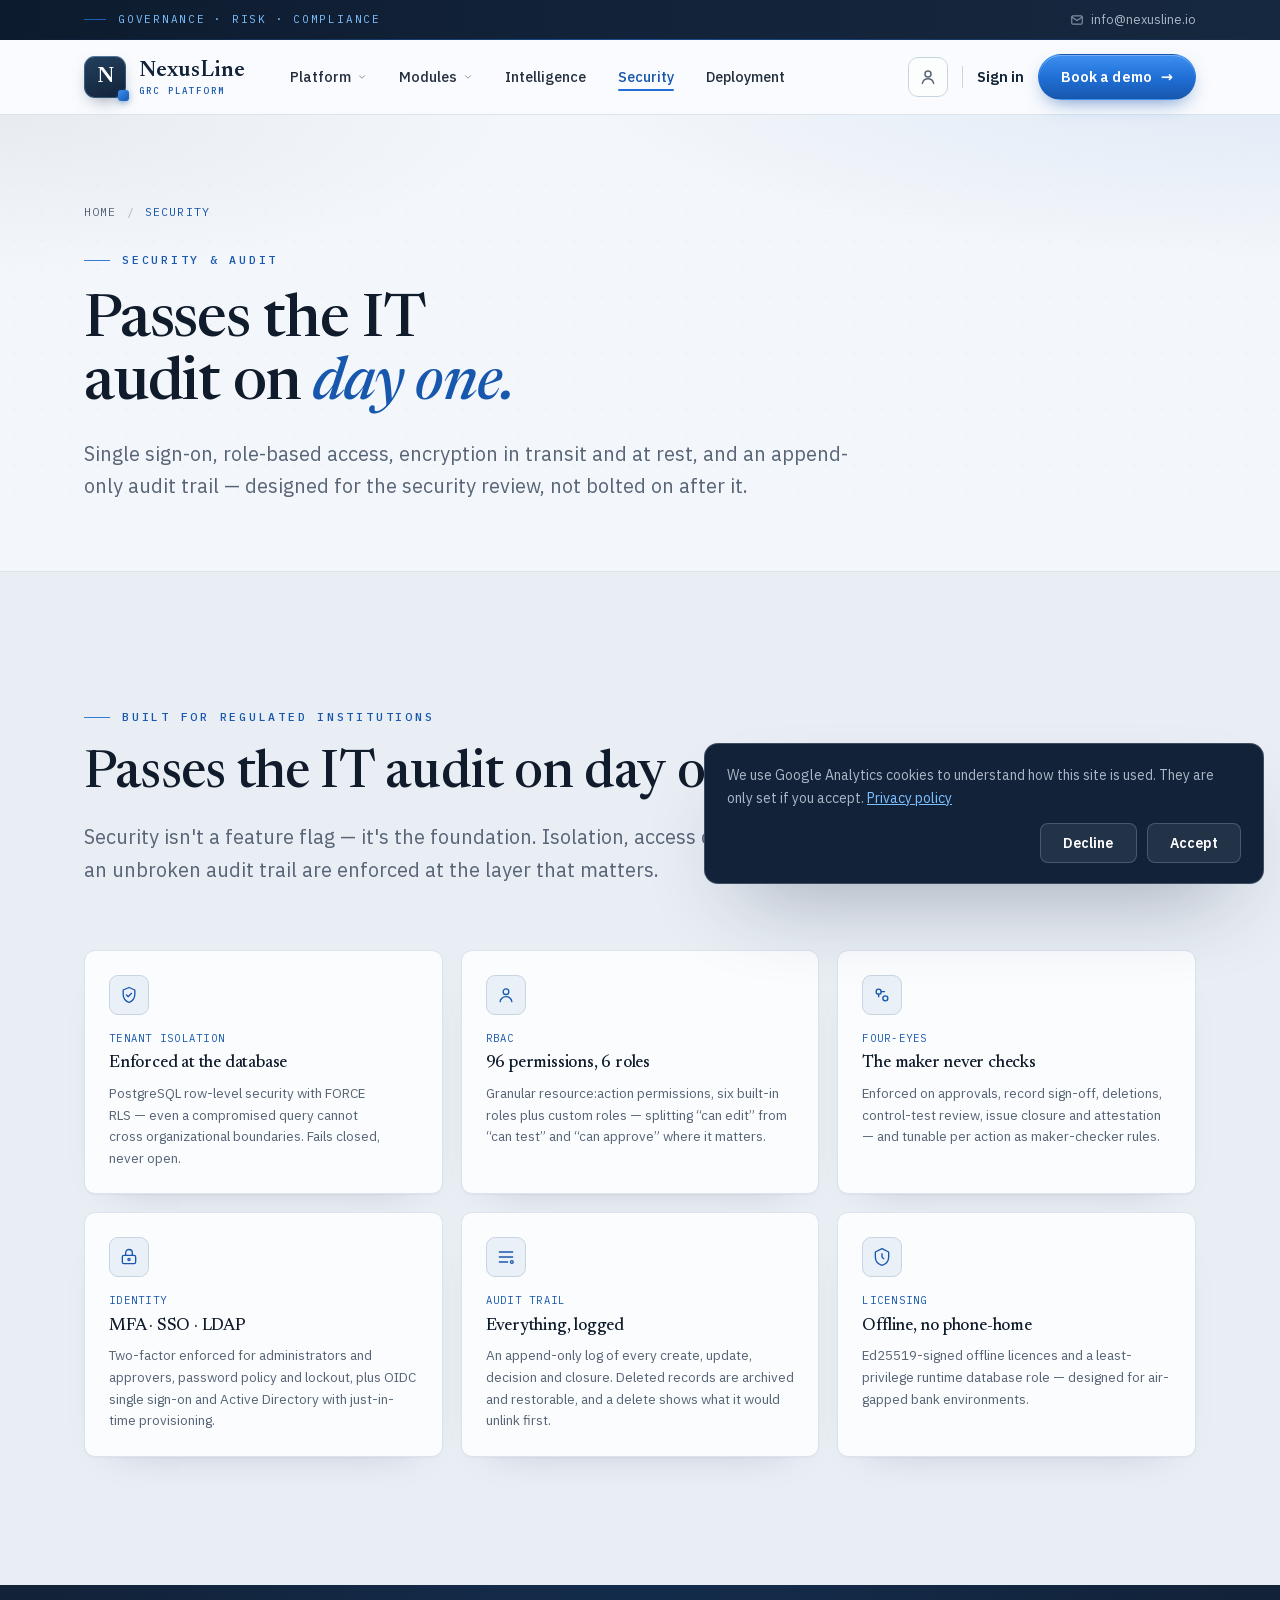
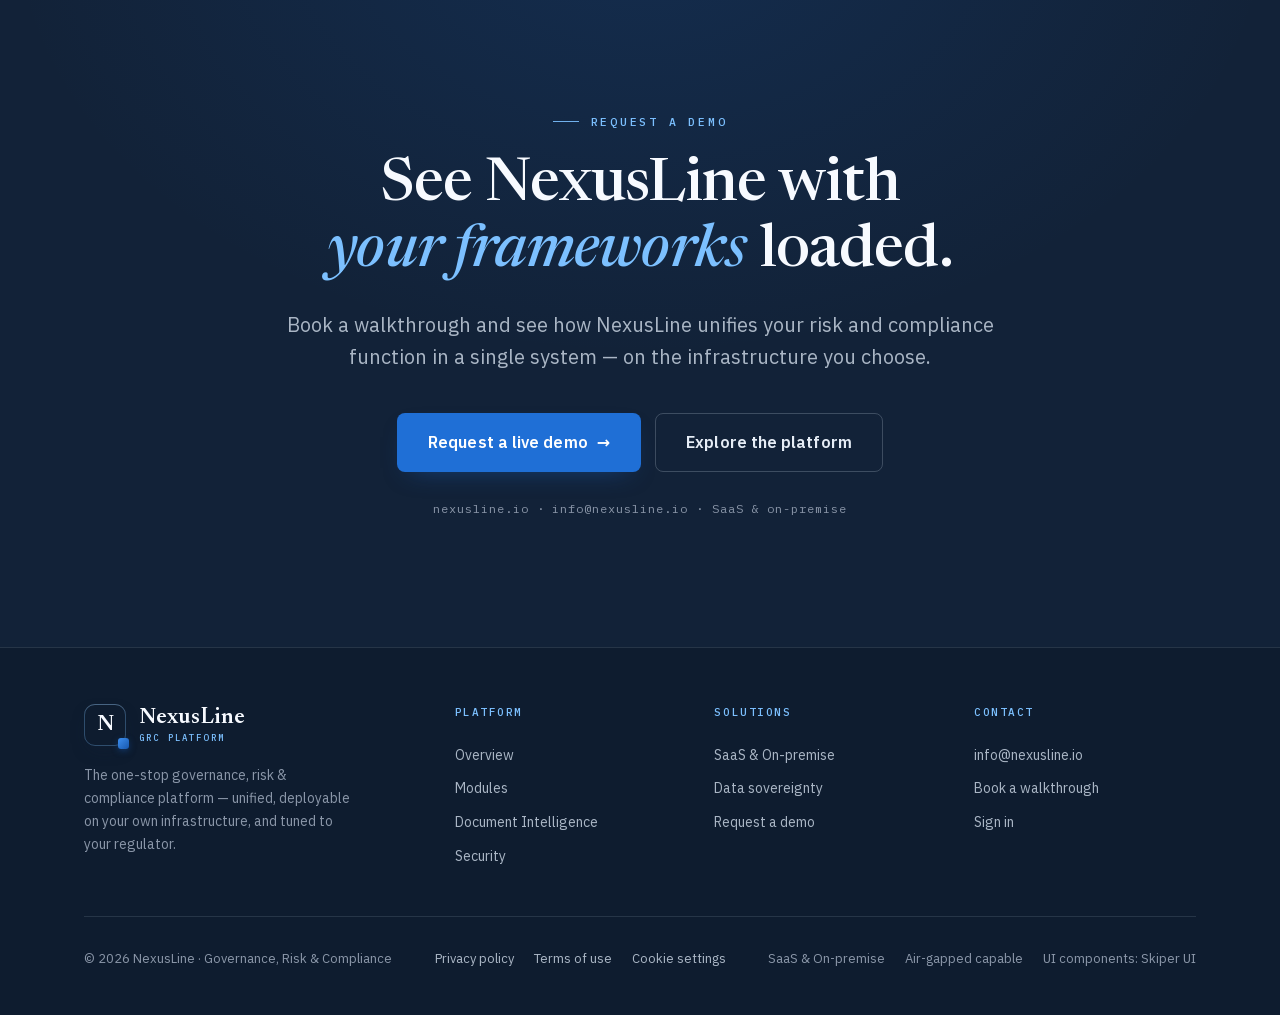
<file: security.html>
<!DOCTYPE html>
<html lang="en">
<head>
  <meta charset="utf-8">
  <meta name="viewport" content="width=device-width, initial-scale=1">
  <title>Security & Audit — built to pass the IT audit | NexusLine</title>
  <meta name="description" content="SSO, granular RBAC, encryption, data residency and an append-only audit trail. NexusLine is built to pass the IT security review the day you turn it on.">
  <link rel="canonical" href="https://nexusline.io/security">
  <meta name="robots" content="index, follow, max-image-preview:large">
  <meta name="theme-color" content="#122238">
  <meta name="author" content="NexusLine">

  <!-- Open Graph -->
  <meta property="og:type" content="website">
  <meta property="og:site_name" content="NexusLine">
  <meta property="og:title" content="Security & Audit — built to pass the IT audit | NexusLine">
  <meta property="og:description" content="SSO, granular RBAC, encryption, data residency and an append-only audit trail. NexusLine is built to pass the IT security review the day you turn it on.">
  <meta property="og:url" content="https://nexusline.io/security">
  <meta property="og:image" content="https://nexusline.io/assets/img/og-image.jpg">
  <meta property="og:image:width" content="1200">
  <meta property="og:image:height" content="630">
  <meta property="og:image:type" content="image/jpeg">
  <meta property="og:image:alt" content="NexusLine governance &amp; risk dashboard">
  <meta property="og:locale" content="en">

  <!-- Twitter -->
  <meta name="twitter:card" content="summary_large_image">
  <meta name="twitter:title" content="Security & Audit — built to pass the IT audit | NexusLine">
  <meta name="twitter:description" content="SSO, granular RBAC, encryption, data residency and an append-only audit trail. NexusLine is built to pass the IT security review the day you turn it on.">
  <meta name="twitter:image" content="https://nexusline.io/assets/img/og-image.jpg">
  <meta name="twitter:image:alt" content="NexusLine governance &amp; risk dashboard">

  <!-- Icons / manifest -->
  <link rel="icon" href="/favicon.ico" sizes="32x32">
  <link rel="icon" href="/favicon.svg" type="image/svg+xml">
  <link rel="apple-touch-icon" href="/apple-touch-icon.png">
  <link rel="manifest" href="/site.webmanifest">

  <!-- Styles -->
  <link rel="stylesheet" href="/assets/css/fonts.css">
  <link rel="stylesheet" href="/assets/css/styles.css">

  <!-- Interactions -->
  <script src="/assets/js/main.js" defer></script>
  <script src="/assets/js/consent.js" defer></script>

  <script type="application/ld+json">
{
  "@context": "https://schema.org",
  "@graph": [
    {
      "@type": "Organization",
      "@id": "https://nexusline.io/#org",
      "name": "NexusLine",
      "url": "https://nexusline.io/",
      "email": "info@nexusline.io",
      "logo": "https://nexusline.io/assets/img/icon-512.png",
      "description": "Enterprise governance, risk & compliance platform — deployable as managed cloud or fully on-premise.",
      "areaServed": {
        "@type": "Country",
        "name": "Canada"
      },
      "contactPoint": {
        "@type": "ContactPoint",
        "email": "info@nexusline.io",
        "contactType": "sales"
      }
    },
    {
      "@type": "WebSite",
      "@id": "https://nexusline.io/#website",
      "url": "https://nexusline.io/",
      "name": "NexusLine",
      "publisher": {
        "@id": "https://nexusline.io/#org"
      },
      "inLanguage": "en"
    },
    {
      "@type": "WebPage",
      "@id": "https://nexusline.io/security#webpage",
      "url": "https://nexusline.io/security",
      "name": "Security & Audit — built to pass the IT audit | NexusLine",
      "description": "SSO, granular RBAC, encryption, data residency and an append-only audit trail. NexusLine is built to pass the IT security review the day you turn it on.",
      "isPartOf": {
        "@id": "https://nexusline.io/#website"
      },
      "inLanguage": "en"
    },
    {
      "@type": "BreadcrumbList",
      "itemListElement": [
        {
          "@type": "ListItem",
          "position": 1,
          "name": "Home",
          "item": "https://nexusline.io/"
        },
        {
          "@type": "ListItem",
          "position": 2,
          "name": "Security",
          "item": "https://nexusline.io/security"
        }
      ]
    }
  ]
}
  </script>
</head>
<body data-page="security">
<a class="skip" href="#top">Skip to content</a>
  <!-- ==================== TOP UTILITY BAR ==================== -->
  <div class="topbar">
    <div class="wrap topbar-row">
      <span class="tb-tag">Governance · Risk · Compliance</span>
      <div class="tb-right">
        <a href="mailto:info@nexusline.io"><svg viewBox="0 0 24 24" fill="none" stroke="currentColor" stroke-width="2" aria-hidden="true"><rect x="3" y="5" width="18" height="14" rx="2"></rect><path d="M3 7l9 6 9-6" stroke-linecap="round" stroke-linejoin="round"></path></svg>info@nexusline.io</a>
      </div>
    </div>
  </div>

  <!-- ==================== PRIMARY NAV ==================== -->
  <header class="nav" id="nav">
    <div class="wrap nav-row">
      <a class="brand" href="/" aria-label="NexusLine — home">
        <span class="monogram" aria-hidden="true">N</span>
        <span class="wordmark">NexusLine<small>GRC PLATFORM</small></span>
      </a>
      <nav class="primary-nav" aria-label="Primary">
        <ul class="nav-links">
          <li class="nav-item">
            <a href="/platform">Platform <svg class="cr" viewBox="0 0 24 24" fill="none" stroke="currentColor" stroke-width="2.4" aria-hidden="true"><path d="M6 9l6 6 6-6" stroke-linecap="round" stroke-linejoin="round"></path></svg></a>
            <div class="nav-panel">
              <div class="panel-inner">
                <div class="panel-grid">
                  <a class="panel-link" href="/platform"><b>Platform overview</b><span>How risk, compliance, governance, audit &amp; continuity connect.</span></a>
                  <a class="panel-link" href="/modules"><b>64 modules</b><span>The full catalogue across eleven GRC domains.</span></a>
                  <a class="panel-link" href="/intelligence"><b>Document intelligence</b><span>Turn a regulation into mapped obligations in seconds.</span></a>
                  <a class="panel-link" href="/security"><b>Security &amp; audit</b><span>SSO, RBAC, append-only trail — passes day-one review.</span></a>
                </div>
                <div class="panel-foot">
                  <a href="/platform">Explore the full platform <span class="arr">&#8594;</span></a>
                  <span class="panel-note">11 Domains · 64 Modules</span>
                </div>
              </div>
            </div>
          </li>
          <li class="nav-item">
            <a href="/modules">Modules <svg class="cr" viewBox="0 0 24 24" fill="none" stroke="currentColor" stroke-width="2.4" aria-hidden="true"><path d="M6 9l6 6 6-6" stroke-linecap="round" stroke-linejoin="round"></path></svg></a>
            <div class="nav-panel">
              <div class="panel-inner">
                <div class="panel-grid">
                  <a class="panel-link" href="/modules#risk"><b>Risk</b><span>Register, operational, model risk, quantification.</span></a>
                  <a class="panel-link" href="/modules#compliance"><b>Compliance</b><span>Regulatory change, framework library, ICFR, declarations.</span></a>
                  <a class="panel-link" href="/modules#governance"><b>Governance</b><span>Policy, board &amp; committees, delegation of authority.</span></a>
                  <a class="panel-link" href="/modules#operations"><b>Security Operations</b><span>Incidents, vulnerabilities, continuity, impact analysis.</span></a>
                </div>
                <div class="panel-foot">
                  <a href="/modules">Browse all 64 modules <span class="arr">&#8594;</span></a>
                  <span class="panel-note">17 Frameworks preloaded</span>
                </div>
              </div>
            </div>
          </li>
          <li class="nav-item"><a href="/intelligence">Intelligence</a></li>
          <li class="nav-item current"><a href="/security" aria-current="page">Security</a></li>
          <li class="nav-item"><a href="/deployment">Deployment</a></li>
        </ul>
      </nav>
      <div class="nav-cta">
        <a class="nav-search" href="https://app.nexusline.io" aria-label="Sign in to the app"><svg viewBox="0 0 24 24" fill="none" stroke="currentColor" stroke-width="2" aria-hidden="true"><circle cx="12" cy="8" r="4"></circle><path d="M4.5 20.5c.8-3.8 3.9-6.3 7.5-6.3s6.7 2.5 7.5 6.3" stroke-linecap="round"></path></svg></a>
        <span class="nav-divider" aria-hidden="true"></span>
        <a class="nav-signin" href="https://app.nexusline.io">Sign in</a>
        <a class="btn btn-primary" href="/contact">Book a demo <span class="arr">&#8594;</span></a>
      </div>
      <button class="menu-btn" id="menuBtn" aria-label="Open menu" aria-expanded="false">
        <svg viewBox="0 0 24 24" fill="none" stroke="currentColor" stroke-width="2" aria-hidden="true"><path d="M4 7h16M4 12h16M4 17h16" stroke-linecap="round"></path></svg>
      </button>
    </div>
    <div class="mobile-menu" id="mobileMenu">
      <a href="/platform">Platform</a>
      <a href="/modules">Modules</a>
      <a href="/intelligence">Intelligence</a>
      <a href="/security" aria-current="page">Security</a>
      <a href="/deployment">Deployment</a>
      <a href="https://app.nexusline.io">Sign in</a>
      <a class="btn btn-primary" href="/contact">Book a demo</a>
    </div>
  </header>
  <main id="top">
  <section class="page-hero grain">
    <div class="wrap">
      <nav class="crumbs" aria-label="Breadcrumb"><a href="/">Home</a> <span class="crumb-sep">/</span> <span aria-current="page">Security</span></nav>
      <span class="eyebrow reveal">Security & audit</span>
      <h1 class="page-h1 reveal d1">Passes the IT audit on <span class="em">day one.</span></h1>
      <p class="lede reveal d2">Single sign-on, role-based access, encryption in transit and at rest, and an append-only audit trail — designed for the security review, not bolted on after it.</p>
    </div>
  </section>
<section class="sec-pad" id="security" style="background:var(--paper-2);">
  <div class="wrap">
    <div class="sec-head reveal">
      <span class="eyebrow">Built for regulated institutions</span>
      <h2 class="h-sec">Passes the IT audit on day one.</h2>
      <p class="lede" style="margin-top:18px;">Security isn't a feature flag — it's the foundation. Isolation, access control and an unbroken audit trail are enforced at the layer that matters.</p>
    </div>
    <div class="grid g-3">
      <div class="sec-item reveal">
        <div class="ico"><svg viewBox="0 0 24 24"><path d="M12 3l7 3v5c0 4.4-3 8.2-7 10-4-1.8-7-5.6-7-10V6z" stroke-linejoin="round"></path><path d="M9 12l2 2 4-4" stroke-linecap="round" stroke-linejoin="round"></path></svg></div>
        <span class="tagk">Tenant isolation</span><h3>Enforced at the database</h3>
        <p>PostgreSQL row-level security with FORCE RLS — even a compromised query cannot cross organizational boundaries. Fails closed, never open.</p>
      </div>
      <div class="sec-item reveal d1">
        <div class="ico"><svg viewBox="0 0 24 24"><circle cx="12" cy="8" r="3.4"></circle><path d="M5 20c0-3.3 3.1-6 7-6s7 2.7 7 6" stroke-linecap="round"></path></svg></div>
        <span class="tagk">RBAC</span><h3>96 permissions, 6 roles</h3>
        <p>Granular resource:action permissions, six built-in roles plus custom roles — splitting “can edit” from “can test” and “can approve” where it matters.</p>
      </div>
      <div class="sec-item reveal d2">
        <div class="ico"><svg viewBox="0 0 24 24"><circle cx="8" cy="8" r="3"></circle><circle cx="16" cy="16" r="3"></circle><path d="M11 8h4M8 11v3" stroke-linecap="round"></path></svg></div>
        <span class="tagk">Four-eyes</span><h3>The maker never checks</h3>
        <p>Enforced on approvals, record sign-off, deletions, control-test review, issue closure and attestation — and tunable per action as maker-checker rules.</p>
      </div>
      <div class="sec-item reveal">
        <div class="ico"><svg viewBox="0 0 24 24"><rect x="4" y="10" width="16" height="10" rx="2"></rect><path d="M8 10V7a4 4 0 018 0v3" stroke-linecap="round"></path><circle cx="12" cy="15" r="1.3"></circle></svg></div>
        <span class="tagk">Identity</span><h3>MFA · SSO · LDAP</h3>
        <p>Two-factor enforced for administrators and approvers, password policy and lockout, plus OIDC single sign-on and Active Directory with just-in-time provisioning.</p>
      </div>
      <div class="sec-item reveal d1">
        <div class="ico"><svg viewBox="0 0 24 24"><path d="M4 6h16M4 12h16M4 18h10" stroke-linecap="round"></path><circle cx="19" cy="18" r="1.6"></circle></svg></div>
        <span class="tagk">Audit trail</span><h3>Everything, logged</h3>
        <p>An append-only log of every create, update, decision and closure. Deleted records are archived and restorable, and a delete shows what it would unlink first.</p>
      </div>
      <div class="sec-item reveal d2">
        <div class="ico"><svg viewBox="0 0 24 24"><path d="M12 2l8 4v6c0 5-3.5 8.5-8 10-4.5-1.5-8-5-8-10V6z" stroke-linejoin="round"></path><path d="M12 8v4l2 2" stroke-linecap="round"></path></svg></div>
        <span class="tagk">Licensing</span><h3>Offline, no phone-home</h3>
        <p>Ed25519-signed offline licences and a least-privilege runtime database role — designed for air-gapped bank environments.</p>
      </div>
    </div>
  </div>
</section>
  <section class="final sec-pad dark" id="demo">
    <div class="wrap">
      <span class="eyebrow center reveal">Request a demo</span>
      <h2 class="reveal d1">See NexusLine with <span class="em">your frameworks</span> loaded.</h2>
      <p class="lede reveal d2">Book a walkthrough and see how NexusLine unifies your risk and compliance function in a single system — on the infrastructure you choose.</p>
      <div class="final-cta reveal d3">
        <a class="btn btn-primary btn-lg" href="/contact">Request a live demo <span class="arr">&#8594;</span></a>
        <a class="btn btn-ghost btn-lg" href="/platform">Explore the platform</a>
      </div>
      <p class="final-mini reveal d3">nexusline.io · info@nexusline.io · SaaS &amp; on-premise</p>
    </div>
  </section>
  </main>
  <!-- ==================== FOOTER ==================== -->
  <footer>
    <div class="wrap">
      <div class="foot-grid">
        <div class="foot-brand">
          <a class="brand" href="/" aria-label="NexusLine — home">
            <span class="monogram" aria-hidden="true">N</span>
            <span class="wordmark">NexusLine<small>GRC PLATFORM</small></span>
          </a>
          <p>The one-stop governance, risk &amp; compliance platform — unified, deployable on your own infrastructure, and tuned to your regulator.</p>
        </div>
        <div class="foot-col">
          <h2>Platform</h2>
          <a href="/platform">Overview</a>
          <a href="/modules">Modules</a>
          <a href="/intelligence">Document Intelligence</a>
          <a href="/security">Security</a>
        </div>
        <div class="foot-col">
          <h2>Solutions</h2>
          <a href="/deployment">SaaS &amp; On-premise</a>
          <a href="/security">Data sovereignty</a>
          <a href="/contact">Request a demo</a>
        </div>
        <div class="foot-col">
          <h2>Contact</h2>
          <a href="mailto:info@nexusline.io">info@nexusline.io</a>
          <a href="/contact">Book a walkthrough</a>
          <a href="https://app.nexusline.io">Sign in</a>
        </div>
      </div>
      <div class="foot-bot">
        <span>© 2026 NexusLine · Governance, Risk &amp; Compliance</span>
        <nav class="foot-legal" aria-label="Legal">
          <a href="/privacy">Privacy policy</a>
          <a href="/terms">Terms of use</a>
          <button type="button" data-cookie-settings hidden>Cookie settings</button>
        </nav>
        <div class="r">
          <span>SaaS &amp; On-premise</span>
          <span>Air-gapped capable</span>
          <a href="https://skiper-ui.com" rel="noopener">UI components: Skiper UI</a>
        </div>
      </div>
    </div>
  </footer>
</body>
</html>
</file>
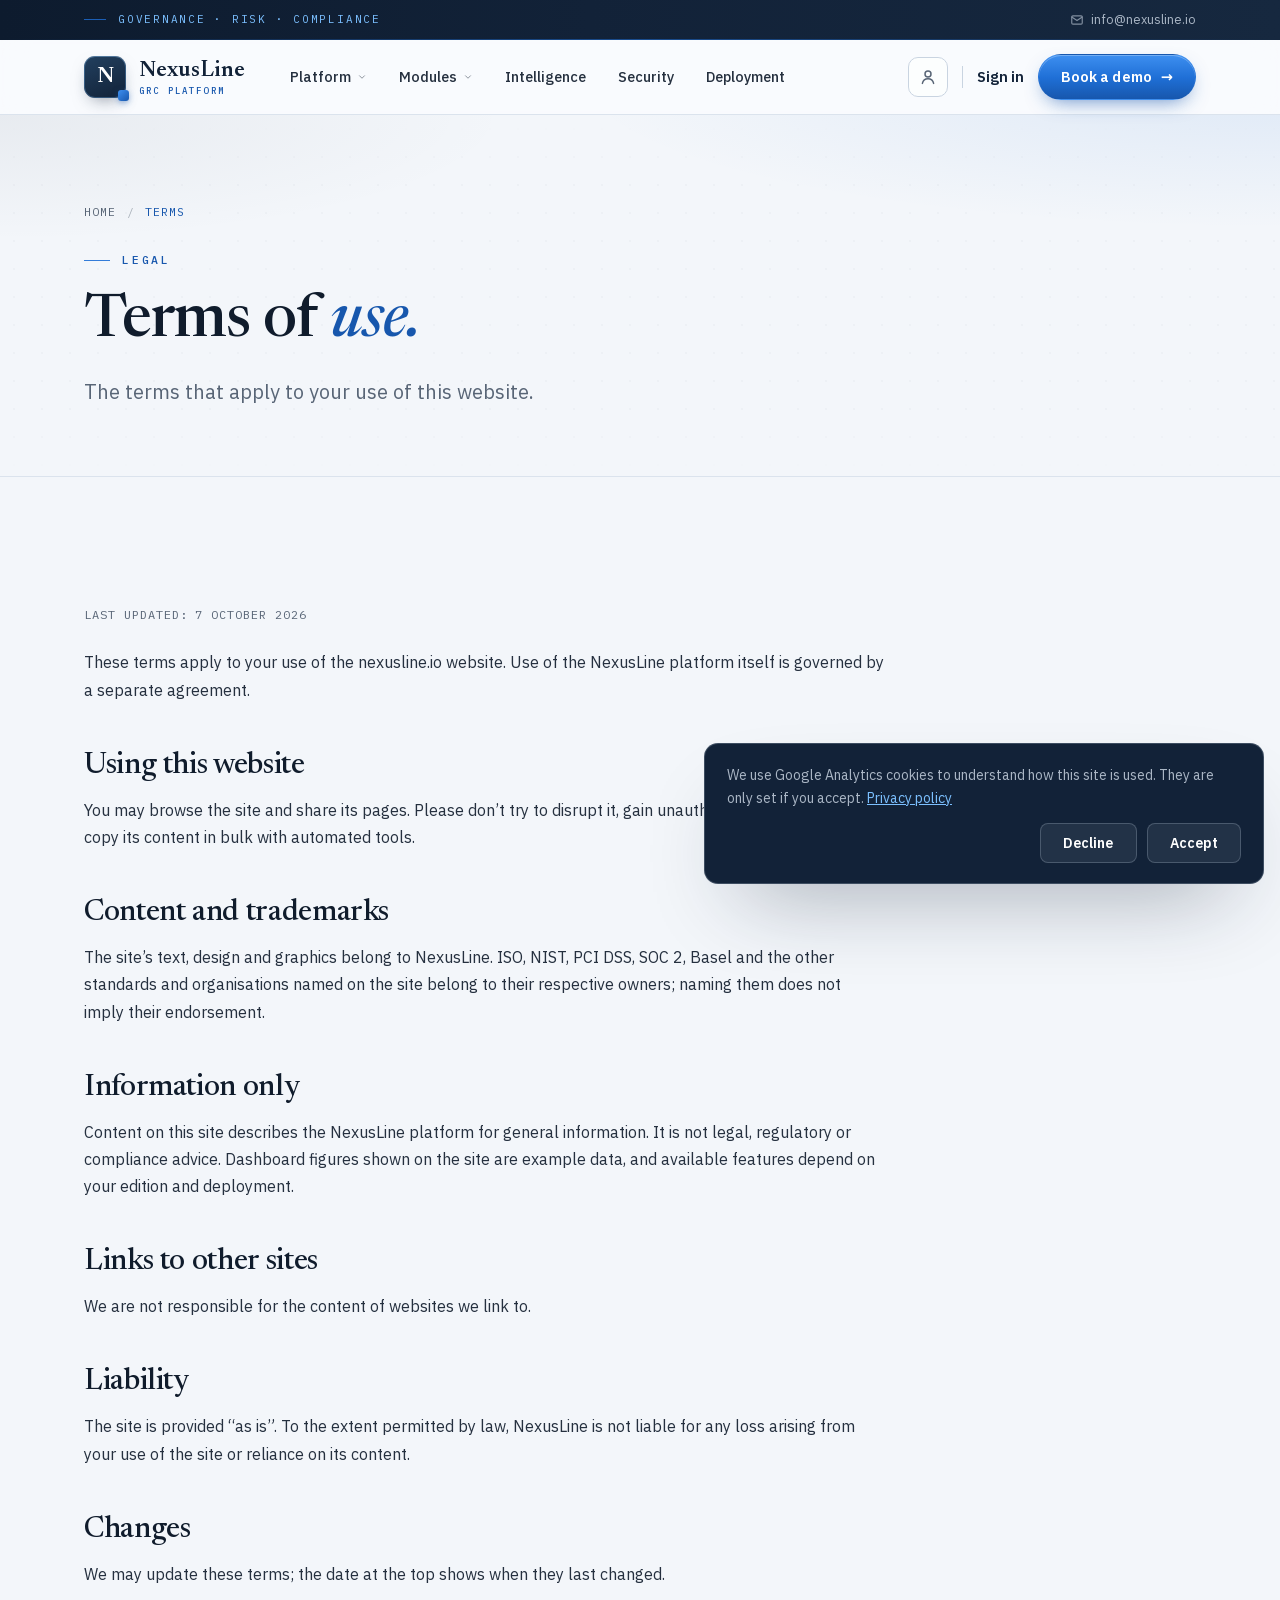
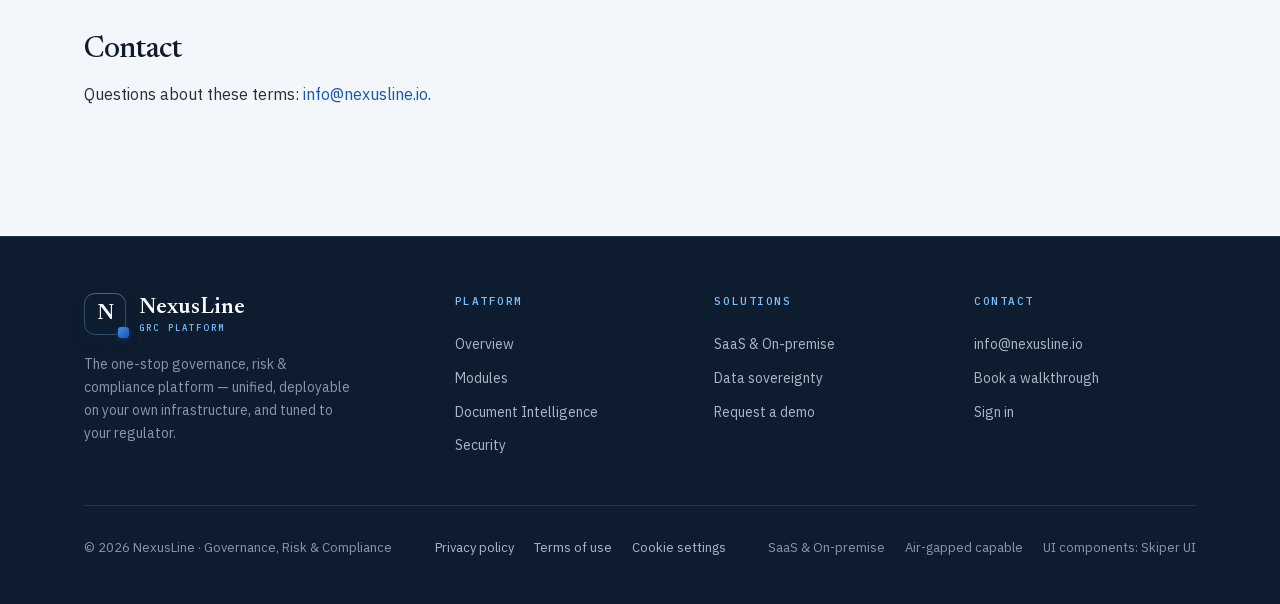
<file: terms.html>
<!DOCTYPE html>
<html lang="en">
<head>
  <meta charset="utf-8">
  <meta name="viewport" content="width=device-width, initial-scale=1">
  <title>Terms of Use | NexusLine</title>
  <meta name="description" content="The terms that apply to your use of the nexusline.io website.">
  <link rel="canonical" href="https://nexusline.io/terms">
  <meta name="robots" content="index, follow, max-image-preview:large">
  <meta name="theme-color" content="#122238">
  <meta name="author" content="NexusLine">

  <!-- Open Graph -->
  <meta property="og:type" content="website">
  <meta property="og:site_name" content="NexusLine">
  <meta property="og:title" content="Terms of Use | NexusLine">
  <meta property="og:description" content="The terms that apply to your use of the nexusline.io website.">
  <meta property="og:url" content="https://nexusline.io/terms">
  <meta property="og:image" content="https://nexusline.io/assets/img/og-image.jpg">
  <meta property="og:image:width" content="1200">
  <meta property="og:image:height" content="630">
  <meta property="og:image:type" content="image/jpeg">
  <meta property="og:image:alt" content="NexusLine governance &amp; risk dashboard">
  <meta property="og:locale" content="en">

  <!-- Twitter -->
  <meta name="twitter:card" content="summary_large_image">
  <meta name="twitter:title" content="Terms of Use | NexusLine">
  <meta name="twitter:description" content="The terms that apply to your use of the nexusline.io website.">
  <meta name="twitter:image" content="https://nexusline.io/assets/img/og-image.jpg">
  <meta name="twitter:image:alt" content="NexusLine governance &amp; risk dashboard">

  <!-- Icons / manifest -->
  <link rel="icon" href="/favicon.ico" sizes="32x32">
  <link rel="icon" href="/favicon.svg" type="image/svg+xml">
  <link rel="apple-touch-icon" href="/apple-touch-icon.png">
  <link rel="manifest" href="/site.webmanifest">

  <!-- Styles -->
  <link rel="stylesheet" href="/assets/css/fonts.css">
  <link rel="stylesheet" href="/assets/css/styles.css">

  <!-- Interactions -->
  <script src="/assets/js/main.js" defer></script>
  <script src="/assets/js/consent.js" defer></script>

  <script type="application/ld+json">
{
  "@context": "https://schema.org",
  "@graph": [
    {
      "@type": "Organization",
      "@id": "https://nexusline.io/#org",
      "name": "NexusLine",
      "url": "https://nexusline.io/",
      "email": "info@nexusline.io",
      "logo": "https://nexusline.io/assets/img/icon-512.png",
      "description": "Enterprise governance, risk & compliance platform — deployable as managed cloud or fully on-premise.",
      "areaServed": {
        "@type": "Country",
        "name": "Canada"
      },
      "contactPoint": {
        "@type": "ContactPoint",
        "email": "info@nexusline.io",
        "contactType": "sales"
      }
    },
    {
      "@type": "WebSite",
      "@id": "https://nexusline.io/#website",
      "url": "https://nexusline.io/",
      "name": "NexusLine",
      "publisher": {
        "@id": "https://nexusline.io/#org"
      },
      "inLanguage": "en"
    },
    {
      "@type": "WebPage",
      "@id": "https://nexusline.io/terms#webpage",
      "url": "https://nexusline.io/terms",
      "name": "Terms of Use | NexusLine",
      "description": "The terms that apply to your use of the nexusline.io website.",
      "isPartOf": {
        "@id": "https://nexusline.io/#website"
      },
      "inLanguage": "en"
    },
    {
      "@type": "BreadcrumbList",
      "itemListElement": [
        {
          "@type": "ListItem",
          "position": 1,
          "name": "Home",
          "item": "https://nexusline.io/"
        },
        {
          "@type": "ListItem",
          "position": 2,
          "name": "Terms",
          "item": "https://nexusline.io/terms"
        }
      ]
    }
  ]
}
  </script>
</head>
<body data-page="terms">
<a class="skip" href="#top">Skip to content</a>
  <!-- ==================== TOP UTILITY BAR ==================== -->
  <div class="topbar">
    <div class="wrap topbar-row">
      <span class="tb-tag">Governance · Risk · Compliance</span>
      <div class="tb-right">
        <a href="mailto:info@nexusline.io"><svg viewBox="0 0 24 24" fill="none" stroke="currentColor" stroke-width="2" aria-hidden="true"><rect x="3" y="5" width="18" height="14" rx="2"></rect><path d="M3 7l9 6 9-6" stroke-linecap="round" stroke-linejoin="round"></path></svg>info@nexusline.io</a>
      </div>
    </div>
  </div>

  <!-- ==================== PRIMARY NAV ==================== -->
  <header class="nav" id="nav">
    <div class="wrap nav-row">
      <a class="brand" href="/" aria-label="NexusLine — home">
        <span class="monogram" aria-hidden="true">N</span>
        <span class="wordmark">NexusLine<small>GRC PLATFORM</small></span>
      </a>
      <nav class="primary-nav" aria-label="Primary">
        <ul class="nav-links">
          <li class="nav-item">
            <a href="/platform">Platform <svg class="cr" viewBox="0 0 24 24" fill="none" stroke="currentColor" stroke-width="2.4" aria-hidden="true"><path d="M6 9l6 6 6-6" stroke-linecap="round" stroke-linejoin="round"></path></svg></a>
            <div class="nav-panel">
              <div class="panel-inner">
                <div class="panel-grid">
                  <a class="panel-link" href="/platform"><b>Platform overview</b><span>How risk, compliance, governance, audit &amp; continuity connect.</span></a>
                  <a class="panel-link" href="/modules"><b>64 modules</b><span>The full catalogue across eleven GRC domains.</span></a>
                  <a class="panel-link" href="/intelligence"><b>Document intelligence</b><span>Turn a regulation into mapped obligations in seconds.</span></a>
                  <a class="panel-link" href="/security"><b>Security &amp; audit</b><span>SSO, RBAC, append-only trail — passes day-one review.</span></a>
                </div>
                <div class="panel-foot">
                  <a href="/platform">Explore the full platform <span class="arr">&#8594;</span></a>
                  <span class="panel-note">11 Domains · 64 Modules</span>
                </div>
              </div>
            </div>
          </li>
          <li class="nav-item">
            <a href="/modules">Modules <svg class="cr" viewBox="0 0 24 24" fill="none" stroke="currentColor" stroke-width="2.4" aria-hidden="true"><path d="M6 9l6 6 6-6" stroke-linecap="round" stroke-linejoin="round"></path></svg></a>
            <div class="nav-panel">
              <div class="panel-inner">
                <div class="panel-grid">
                  <a class="panel-link" href="/modules#risk"><b>Risk</b><span>Register, operational, model risk, quantification.</span></a>
                  <a class="panel-link" href="/modules#compliance"><b>Compliance</b><span>Regulatory change, framework library, ICFR, declarations.</span></a>
                  <a class="panel-link" href="/modules#governance"><b>Governance</b><span>Policy, board &amp; committees, delegation of authority.</span></a>
                  <a class="panel-link" href="/modules#operations"><b>Security Operations</b><span>Incidents, vulnerabilities, continuity, impact analysis.</span></a>
                </div>
                <div class="panel-foot">
                  <a href="/modules">Browse all 64 modules <span class="arr">&#8594;</span></a>
                  <span class="panel-note">17 Frameworks preloaded</span>
                </div>
              </div>
            </div>
          </li>
          <li class="nav-item"><a href="/intelligence">Intelligence</a></li>
          <li class="nav-item"><a href="/security">Security</a></li>
          <li class="nav-item"><a href="/deployment">Deployment</a></li>
        </ul>
      </nav>
      <div class="nav-cta">
        <a class="nav-search" href="https://app.nexusline.io" aria-label="Sign in to the app"><svg viewBox="0 0 24 24" fill="none" stroke="currentColor" stroke-width="2" aria-hidden="true"><circle cx="12" cy="8" r="4"></circle><path d="M4.5 20.5c.8-3.8 3.9-6.3 7.5-6.3s6.7 2.5 7.5 6.3" stroke-linecap="round"></path></svg></a>
        <span class="nav-divider" aria-hidden="true"></span>
        <a class="nav-signin" href="https://app.nexusline.io">Sign in</a>
        <a class="btn btn-primary" href="/contact">Book a demo <span class="arr">&#8594;</span></a>
      </div>
      <button class="menu-btn" id="menuBtn" aria-label="Open menu" aria-expanded="false">
        <svg viewBox="0 0 24 24" fill="none" stroke="currentColor" stroke-width="2" aria-hidden="true"><path d="M4 7h16M4 12h16M4 17h16" stroke-linecap="round"></path></svg>
      </button>
    </div>
    <div class="mobile-menu" id="mobileMenu">
      <a href="/platform">Platform</a>
      <a href="/modules">Modules</a>
      <a href="/intelligence">Intelligence</a>
      <a href="/security">Security</a>
      <a href="/deployment">Deployment</a>
      <a href="https://app.nexusline.io">Sign in</a>
      <a class="btn btn-primary" href="/contact">Book a demo</a>
    </div>
  </header>
  <main id="top">
  <section class="page-hero grain">
    <div class="wrap">
      <nav class="crumbs" aria-label="Breadcrumb"><a href="/">Home</a> <span class="crumb-sep">/</span> <span aria-current="page">Terms</span></nav>
      <span class="eyebrow reveal">Legal</span>
      <h1 class="page-h1 reveal d1">Terms of <span class="em">use.</span></h1>
      <p class="lede reveal d2">The terms that apply to your use of this website.</p>
    </div>
  </section>
  <section class="sec-pad">
    <div class="wrap"><div class="prose">
      <p class="updated">Last updated: 7 October 2026</p>
      <p>These terms apply to your use of the nexusline.io website. Use of the NexusLine platform itself is governed by a separate agreement.</p>
      <h2>Using this website</h2>
      <p>You may browse the site and share its pages. Please don’t try to disrupt it, gain unauthorised access to it, or copy its content in bulk with automated tools.</p>
      <h2>Content and trademarks</h2>
      <p>The site’s text, design and graphics belong to NexusLine. ISO, NIST, PCI DSS, SOC 2, Basel and the other standards and organisations named on the site belong to their respective owners; naming them does not imply their endorsement.</p>
      <h2>Information only</h2>
      <p>Content on this site describes the NexusLine platform for general information. It is not legal, regulatory or compliance advice. Dashboard figures shown on the site are example data, and available features depend on your edition and deployment.</p>
      <h2>Links to other sites</h2>
      <p>We are not responsible for the content of websites we link to.</p>
      <h2>Liability</h2>
      <p>The site is provided “as is”. To the extent permitted by law, NexusLine is not liable for any loss arising from your use of the site or reliance on its content.</p>
      <h2>Changes</h2>
      <p>We may update these terms; the date at the top shows when they last changed.</p>
      <h2>Contact</h2>
      <p>Questions about these terms: <a href="mailto:info@nexusline.io">info@nexusline.io</a>.</p>
    </div></div>
  </section>
  </main>
  <!-- ==================== FOOTER ==================== -->
  <footer>
    <div class="wrap">
      <div class="foot-grid">
        <div class="foot-brand">
          <a class="brand" href="/" aria-label="NexusLine — home">
            <span class="monogram" aria-hidden="true">N</span>
            <span class="wordmark">NexusLine<small>GRC PLATFORM</small></span>
          </a>
          <p>The one-stop governance, risk &amp; compliance platform — unified, deployable on your own infrastructure, and tuned to your regulator.</p>
        </div>
        <div class="foot-col">
          <h2>Platform</h2>
          <a href="/platform">Overview</a>
          <a href="/modules">Modules</a>
          <a href="/intelligence">Document Intelligence</a>
          <a href="/security">Security</a>
        </div>
        <div class="foot-col">
          <h2>Solutions</h2>
          <a href="/deployment">SaaS &amp; On-premise</a>
          <a href="/security">Data sovereignty</a>
          <a href="/contact">Request a demo</a>
        </div>
        <div class="foot-col">
          <h2>Contact</h2>
          <a href="mailto:info@nexusline.io">info@nexusline.io</a>
          <a href="/contact">Book a walkthrough</a>
          <a href="https://app.nexusline.io">Sign in</a>
        </div>
      </div>
      <div class="foot-bot">
        <span>© 2026 NexusLine · Governance, Risk &amp; Compliance</span>
        <nav class="foot-legal" aria-label="Legal">
          <a href="/privacy">Privacy policy</a>
          <a href="/terms">Terms of use</a>
          <button type="button" data-cookie-settings hidden>Cookie settings</button>
        </nav>
        <div class="r">
          <span>SaaS &amp; On-premise</span>
          <span>Air-gapped capable</span>
          <a href="https://skiper-ui.com" rel="noopener">UI components: Skiper UI</a>
        </div>
      </div>
    </div>
  </footer>
</body>
</html>
</file>
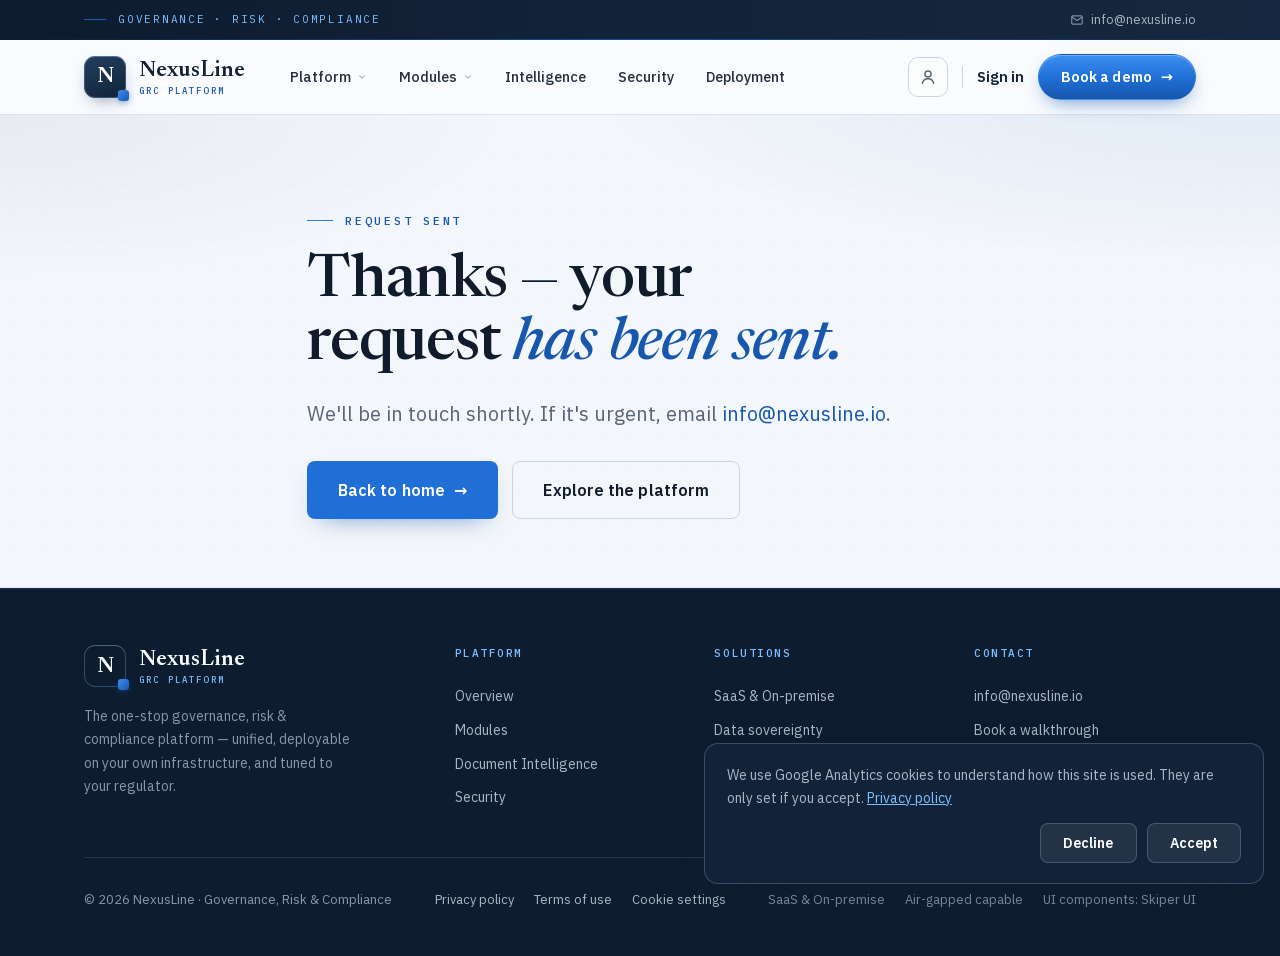
<file: thank-you.html>
<!DOCTYPE html>
<html lang="en">
<head>
  <meta charset="utf-8">
  <meta name="viewport" content="width=device-width, initial-scale=1">
  <title>Request sent | NexusLine</title>
  <meta name="description" content="Thanks — your NexusLine demo request has been sent. We'll be in touch shortly.">
  <meta name="robots" content="noindex, follow">
  <meta name="theme-color" content="#122238">
  <meta name="author" content="NexusLine">

  <!-- Open Graph -->
  <meta property="og:type" content="website">
  <meta property="og:site_name" content="NexusLine">
  <meta property="og:title" content="Request sent | NexusLine">
  <meta property="og:description" content="Thanks — your NexusLine demo request has been sent. We'll be in touch shortly.">
  <meta property="og:image" content="https://nexusline.io/assets/img/og-image.jpg">
  <meta property="og:image:width" content="1200">
  <meta property="og:image:height" content="630">
  <meta property="og:image:type" content="image/jpeg">
  <meta property="og:image:alt" content="NexusLine governance &amp; risk dashboard">
  <meta property="og:locale" content="en">

  <!-- Twitter -->
  <meta name="twitter:card" content="summary_large_image">
  <meta name="twitter:title" content="Request sent | NexusLine">
  <meta name="twitter:description" content="Thanks — your NexusLine demo request has been sent. We'll be in touch shortly.">
  <meta name="twitter:image" content="https://nexusline.io/assets/img/og-image.jpg">
  <meta name="twitter:image:alt" content="NexusLine governance &amp; risk dashboard">

  <!-- Icons / manifest -->
  <link rel="icon" href="/favicon.ico" sizes="32x32">
  <link rel="icon" href="/favicon.svg" type="image/svg+xml">
  <link rel="apple-touch-icon" href="/apple-touch-icon.png">
  <link rel="manifest" href="/site.webmanifest">

  <!-- Styles -->
  <link rel="stylesheet" href="/assets/css/fonts.css">
  <link rel="stylesheet" href="/assets/css/styles.css">

  <!-- Interactions -->
  <script src="/assets/js/main.js" defer></script>
  <script src="/assets/js/consent.js" defer></script>

  <script type="application/ld+json">
{
  "@context": "https://schema.org",
  "@graph": [
    {
      "@type": "Organization",
      "@id": "https://nexusline.io/#org",
      "name": "NexusLine",
      "url": "https://nexusline.io/",
      "email": "info@nexusline.io",
      "logo": "https://nexusline.io/assets/img/icon-512.png",
      "description": "Enterprise governance, risk & compliance platform — deployable as managed cloud or fully on-premise.",
      "areaServed": {
        "@type": "Country",
        "name": "Canada"
      },
      "contactPoint": {
        "@type": "ContactPoint",
        "email": "info@nexusline.io",
        "contactType": "sales"
      }
    },
    {
      "@type": "WebSite",
      "@id": "https://nexusline.io/#website",
      "url": "https://nexusline.io/",
      "name": "NexusLine",
      "publisher": {
        "@id": "https://nexusline.io/#org"
      },
      "inLanguage": "en"
    }
  ]
}
  </script>
</head>
<body data-page="">
<a class="skip" href="#top">Skip to content</a>
  <!-- ==================== TOP UTILITY BAR ==================== -->
  <div class="topbar">
    <div class="wrap topbar-row">
      <span class="tb-tag">Governance · Risk · Compliance</span>
      <div class="tb-right">
        <a href="mailto:info@nexusline.io"><svg viewBox="0 0 24 24" fill="none" stroke="currentColor" stroke-width="2" aria-hidden="true"><rect x="3" y="5" width="18" height="14" rx="2"></rect><path d="M3 7l9 6 9-6" stroke-linecap="round" stroke-linejoin="round"></path></svg>info@nexusline.io</a>
      </div>
    </div>
  </div>

  <!-- ==================== PRIMARY NAV ==================== -->
  <header class="nav" id="nav">
    <div class="wrap nav-row">
      <a class="brand" href="/" aria-label="NexusLine — home">
        <span class="monogram" aria-hidden="true">N</span>
        <span class="wordmark">NexusLine<small>GRC PLATFORM</small></span>
      </a>
      <nav class="primary-nav" aria-label="Primary">
        <ul class="nav-links">
          <li class="nav-item">
            <a href="/platform">Platform <svg class="cr" viewBox="0 0 24 24" fill="none" stroke="currentColor" stroke-width="2.4" aria-hidden="true"><path d="M6 9l6 6 6-6" stroke-linecap="round" stroke-linejoin="round"></path></svg></a>
            <div class="nav-panel">
              <div class="panel-inner">
                <div class="panel-grid">
                  <a class="panel-link" href="/platform"><b>Platform overview</b><span>How risk, compliance, governance, audit &amp; continuity connect.</span></a>
                  <a class="panel-link" href="/modules"><b>64 modules</b><span>The full catalogue across eleven GRC domains.</span></a>
                  <a class="panel-link" href="/intelligence"><b>Document intelligence</b><span>Turn a regulation into mapped obligations in seconds.</span></a>
                  <a class="panel-link" href="/security"><b>Security &amp; audit</b><span>SSO, RBAC, append-only trail — passes day-one review.</span></a>
                </div>
                <div class="panel-foot">
                  <a href="/platform">Explore the full platform <span class="arr">&#8594;</span></a>
                  <span class="panel-note">11 Domains · 64 Modules</span>
                </div>
              </div>
            </div>
          </li>
          <li class="nav-item">
            <a href="/modules">Modules <svg class="cr" viewBox="0 0 24 24" fill="none" stroke="currentColor" stroke-width="2.4" aria-hidden="true"><path d="M6 9l6 6 6-6" stroke-linecap="round" stroke-linejoin="round"></path></svg></a>
            <div class="nav-panel">
              <div class="panel-inner">
                <div class="panel-grid">
                  <a class="panel-link" href="/modules#risk"><b>Risk</b><span>Register, operational, model risk, quantification.</span></a>
                  <a class="panel-link" href="/modules#compliance"><b>Compliance</b><span>Regulatory change, framework library, ICFR, declarations.</span></a>
                  <a class="panel-link" href="/modules#governance"><b>Governance</b><span>Policy, board &amp; committees, delegation of authority.</span></a>
                  <a class="panel-link" href="/modules#operations"><b>Security Operations</b><span>Incidents, vulnerabilities, continuity, impact analysis.</span></a>
                </div>
                <div class="panel-foot">
                  <a href="/modules">Browse all 64 modules <span class="arr">&#8594;</span></a>
                  <span class="panel-note">17 Frameworks preloaded</span>
                </div>
              </div>
            </div>
          </li>
          <li class="nav-item"><a href="/intelligence">Intelligence</a></li>
          <li class="nav-item"><a href="/security">Security</a></li>
          <li class="nav-item"><a href="/deployment">Deployment</a></li>
        </ul>
      </nav>
      <div class="nav-cta">
        <a class="nav-search" href="https://app.nexusline.io" aria-label="Sign in to the app"><svg viewBox="0 0 24 24" fill="none" stroke="currentColor" stroke-width="2" aria-hidden="true"><circle cx="12" cy="8" r="4"></circle><path d="M4.5 20.5c.8-3.8 3.9-6.3 7.5-6.3s6.7 2.5 7.5 6.3" stroke-linecap="round"></path></svg></a>
        <span class="nav-divider" aria-hidden="true"></span>
        <a class="nav-signin" href="https://app.nexusline.io">Sign in</a>
        <a class="btn btn-primary" href="/contact">Book a demo <span class="arr">&#8594;</span></a>
      </div>
      <button class="menu-btn" id="menuBtn" aria-label="Open menu" aria-expanded="false">
        <svg viewBox="0 0 24 24" fill="none" stroke="currentColor" stroke-width="2" aria-hidden="true"><path d="M4 7h16M4 12h16M4 17h16" stroke-linecap="round"></path></svg>
      </button>
    </div>
    <div class="mobile-menu" id="mobileMenu">
      <a href="/platform">Platform</a>
      <a href="/modules">Modules</a>
      <a href="/intelligence">Intelligence</a>
      <a href="/security">Security</a>
      <a href="/deployment">Deployment</a>
      <a href="https://app.nexusline.io">Sign in</a>
      <a class="btn btn-primary" href="/contact">Book a demo</a>
    </div>
  </header>
  <main id="top">
  <section class="page-hero grain" style="min-height:52vh; display:flex; align-items:center;">
    <div class="wrap">
      <span class="eyebrow reveal">Request sent</span>
      <h1 class="page-h1 reveal d1">Thanks — your request <span class="em">has been sent.</span></h1>
      <p class="lede reveal d2">We'll be in touch shortly. If it's urgent, email <a href="mailto:info@nexusline.io">info@nexusline.io</a>.</p>
      <div class="hero-cta reveal d3" style="margin-top:30px;">
        <a class="btn btn-primary btn-lg" href="/">Back to home <span class="arr">&#8594;</span></a>
        <a class="btn btn-ghost btn-lg" href="/platform">Explore the platform</a>
      </div>
    </div>
  </section>
  </main>
  <!-- ==================== FOOTER ==================== -->
  <footer>
    <div class="wrap">
      <div class="foot-grid">
        <div class="foot-brand">
          <a class="brand" href="/" aria-label="NexusLine — home">
            <span class="monogram" aria-hidden="true">N</span>
            <span class="wordmark">NexusLine<small>GRC PLATFORM</small></span>
          </a>
          <p>The one-stop governance, risk &amp; compliance platform — unified, deployable on your own infrastructure, and tuned to your regulator.</p>
        </div>
        <div class="foot-col">
          <h2>Platform</h2>
          <a href="/platform">Overview</a>
          <a href="/modules">Modules</a>
          <a href="/intelligence">Document Intelligence</a>
          <a href="/security">Security</a>
        </div>
        <div class="foot-col">
          <h2>Solutions</h2>
          <a href="/deployment">SaaS &amp; On-premise</a>
          <a href="/security">Data sovereignty</a>
          <a href="/contact">Request a demo</a>
        </div>
        <div class="foot-col">
          <h2>Contact</h2>
          <a href="mailto:info@nexusline.io">info@nexusline.io</a>
          <a href="/contact">Book a walkthrough</a>
          <a href="https://app.nexusline.io">Sign in</a>
        </div>
      </div>
      <div class="foot-bot">
        <span>© 2026 NexusLine · Governance, Risk &amp; Compliance</span>
        <nav class="foot-legal" aria-label="Legal">
          <a href="/privacy">Privacy policy</a>
          <a href="/terms">Terms of use</a>
          <button type="button" data-cookie-settings hidden>Cookie settings</button>
        </nav>
        <div class="r">
          <span>SaaS &amp; On-premise</span>
          <span>Air-gapped capable</span>
          <a href="https://skiper-ui.com" rel="noopener">UI components: Skiper UI</a>
        </div>
      </div>
    </div>
  </footer>
</body>
</html>
</file>
<file: assets/css/fonts.css>
/* NexusLine — self-hosted webfonts (Newsreader, IBM Plex Sans, IBM Plex Mono)
   Extracted from Google Fonts and served locally for privacy / on-prem / air-gapped use. */
/* cyrillic-ext */
@font-face {
  font-family: 'IBM Plex Mono';
  font-style: normal;
  font-weight: 400;
  font-display: swap;
  src: url("../fonts/ibm-plex-mono-400-normal-e63fa4.woff2") format('woff2');
  unicode-range: U+0460-052F, U+1C80-1C8A, U+20B4, U+2DE0-2DFF, U+A640-A69F, U+FE2E-FE2F;
}
/* cyrillic */
@font-face {
  font-family: 'IBM Plex Mono';
  font-style: normal;
  font-weight: 400;
  font-display: swap;
  src: url("../fonts/ibm-plex-mono-400-normal-a320b2.woff2") format('woff2');
  unicode-range: U+0301, U+0400-045F, U+0490-0491, U+04B0-04B1, U+2116;
}
/* vietnamese */
@font-face {
  font-family: 'IBM Plex Mono';
  font-style: normal;
  font-weight: 400;
  font-display: swap;
  src: url("../fonts/ibm-plex-mono-400-normal-c4ef9a.woff2") format('woff2');
  unicode-range: U+0102-0103, U+0110-0111, U+0128-0129, U+0168-0169, U+01A0-01A1, U+01AF-01B0, U+0300-0301, U+0303-0304, U+0308-0309, U+0323, U+0329, U+1EA0-1EF9, U+20AB;
}
/* latin-ext */
@font-face {
  font-family: 'IBM Plex Mono';
  font-style: normal;
  font-weight: 400;
  font-display: swap;
  src: url("../fonts/ibm-plex-mono-400-normal-602d3a.woff2") format('woff2');
  unicode-range: U+0100-02BA, U+02BD-02C5, U+02C7-02CC, U+02CE-02D7, U+02DD-02FF, U+0304, U+0308, U+0329, U+1D00-1DBF, U+1E00-1E9F, U+1EF2-1EFF, U+2020, U+20A0-20AB, U+20AD-20C0, U+2113, U+2C60-2C7F, U+A720-A7FF;
}
/* latin */
@font-face {
  font-family: 'IBM Plex Mono';
  font-style: normal;
  font-weight: 400;
  font-display: swap;
  src: url("../fonts/ibm-plex-mono-400-normal-8d04e4.woff2") format('woff2');
  unicode-range: U+0000-00FF, U+0131, U+0152-0153, U+02BB-02BC, U+02C6, U+02DA, U+02DC, U+0304, U+0308, U+0329, U+2000-206F, U+20AC, U+2122, U+2191, U+2193, U+2212, U+2215, U+FEFF, U+FFFD;
}
/* cyrillic-ext */
@font-face {
  font-family: 'IBM Plex Mono';
  font-style: normal;
  font-weight: 500;
  font-display: swap;
  src: url("../fonts/ibm-plex-mono-500-normal-40a49e.woff2") format('woff2');
  unicode-range: U+0460-052F, U+1C80-1C8A, U+20B4, U+2DE0-2DFF, U+A640-A69F, U+FE2E-FE2F;
}
/* cyrillic */
@font-face {
  font-family: 'IBM Plex Mono';
  font-style: normal;
  font-weight: 500;
  font-display: swap;
  src: url("../fonts/ibm-plex-mono-500-normal-44b3fe.woff2") format('woff2');
  unicode-range: U+0301, U+0400-045F, U+0490-0491, U+04B0-04B1, U+2116;
}
/* vietnamese */
@font-face {
  font-family: 'IBM Plex Mono';
  font-style: normal;
  font-weight: 500;
  font-display: swap;
  src: url("../fonts/ibm-plex-mono-500-normal-70a239.woff2") format('woff2');
  unicode-range: U+0102-0103, U+0110-0111, U+0128-0129, U+0168-0169, U+01A0-01A1, U+01AF-01B0, U+0300-0301, U+0303-0304, U+0308-0309, U+0323, U+0329, U+1EA0-1EF9, U+20AB;
}
/* latin-ext */
@font-face {
  font-family: 'IBM Plex Mono';
  font-style: normal;
  font-weight: 500;
  font-display: swap;
  src: url("../fonts/ibm-plex-mono-500-normal-87d45b.woff2") format('woff2');
  unicode-range: U+0100-02BA, U+02BD-02C5, U+02C7-02CC, U+02CE-02D7, U+02DD-02FF, U+0304, U+0308, U+0329, U+1D00-1DBF, U+1E00-1E9F, U+1EF2-1EFF, U+2020, U+20A0-20AB, U+20AD-20C0, U+2113, U+2C60-2C7F, U+A720-A7FF;
}
/* latin */
@font-face {
  font-family: 'IBM Plex Mono';
  font-style: normal;
  font-weight: 500;
  font-display: swap;
  src: url("../fonts/ibm-plex-mono-500-normal-327270.woff2") format('woff2');
  unicode-range: U+0000-00FF, U+0131, U+0152-0153, U+02BB-02BC, U+02C6, U+02DA, U+02DC, U+0304, U+0308, U+0329, U+2000-206F, U+20AC, U+2122, U+2191, U+2193, U+2212, U+2215, U+FEFF, U+FFFD;
}
/* cyrillic-ext */
@font-face {
  font-family: 'IBM Plex Mono';
  font-style: normal;
  font-weight: 600;
  font-display: swap;
  src: url("../fonts/ibm-plex-mono-600-normal-181de0.woff2") format('woff2');
  unicode-range: U+0460-052F, U+1C80-1C8A, U+20B4, U+2DE0-2DFF, U+A640-A69F, U+FE2E-FE2F;
}
/* cyrillic */
@font-face {
  font-family: 'IBM Plex Mono';
  font-style: normal;
  font-weight: 600;
  font-display: swap;
  src: url("../fonts/ibm-plex-mono-600-normal-2aebce.woff2") format('woff2');
  unicode-range: U+0301, U+0400-045F, U+0490-0491, U+04B0-04B1, U+2116;
}
/* vietnamese */
@font-face {
  font-family: 'IBM Plex Mono';
  font-style: normal;
  font-weight: 600;
  font-display: swap;
  src: url("../fonts/ibm-plex-mono-600-normal-cc2987.woff2") format('woff2');
  unicode-range: U+0102-0103, U+0110-0111, U+0128-0129, U+0168-0169, U+01A0-01A1, U+01AF-01B0, U+0300-0301, U+0303-0304, U+0308-0309, U+0323, U+0329, U+1EA0-1EF9, U+20AB;
}
/* latin-ext */
@font-face {
  font-family: 'IBM Plex Mono';
  font-style: normal;
  font-weight: 600;
  font-display: swap;
  src: url("../fonts/ibm-plex-mono-600-normal-a7b388.woff2") format('woff2');
  unicode-range: U+0100-02BA, U+02BD-02C5, U+02C7-02CC, U+02CE-02D7, U+02DD-02FF, U+0304, U+0308, U+0329, U+1D00-1DBF, U+1E00-1E9F, U+1EF2-1EFF, U+2020, U+20A0-20AB, U+20AD-20C0, U+2113, U+2C60-2C7F, U+A720-A7FF;
}
/* latin */
@font-face {
  font-family: 'IBM Plex Mono';
  font-style: normal;
  font-weight: 600;
  font-display: swap;
  src: url("../fonts/ibm-plex-mono-600-normal-72b955.woff2") format('woff2');
  unicode-range: U+0000-00FF, U+0131, U+0152-0153, U+02BB-02BC, U+02C6, U+02DA, U+02DC, U+0304, U+0308, U+0329, U+2000-206F, U+20AC, U+2122, U+2191, U+2193, U+2212, U+2215, U+FEFF, U+FFFD;
}
/* cyrillic-ext */
@font-face {
  font-family: 'IBM Plex Sans';
  font-style: normal;
  font-weight: 400;
  font-stretch: 100%;
  font-display: swap;
  src: url("../fonts/ibm-plex-sans-400-normal-405d85.woff2") format('woff2');
  unicode-range: U+0460-052F, U+1C80-1C8A, U+20B4, U+2DE0-2DFF, U+A640-A69F, U+FE2E-FE2F;
}
/* cyrillic */
@font-face {
  font-family: 'IBM Plex Sans';
  font-style: normal;
  font-weight: 400;
  font-stretch: 100%;
  font-display: swap;
  src: url("../fonts/ibm-plex-sans-400-normal-af300d.woff2") format('woff2');
  unicode-range: U+0301, U+0400-045F, U+0490-0491, U+04B0-04B1, U+2116;
}
/* greek */
@font-face {
  font-family: 'IBM Plex Sans';
  font-style: normal;
  font-weight: 400;
  font-stretch: 100%;
  font-display: swap;
  src: url("../fonts/ibm-plex-sans-400-normal-34d47c.woff2") format('woff2');
  unicode-range: U+0370-0377, U+037A-037F, U+0384-038A, U+038C, U+038E-03A1, U+03A3-03FF;
}
/* vietnamese */
@font-face {
  font-family: 'IBM Plex Sans';
  font-style: normal;
  font-weight: 400;
  font-stretch: 100%;
  font-display: swap;
  src: url("../fonts/ibm-plex-sans-400-normal-485068.woff2") format('woff2');
  unicode-range: U+0102-0103, U+0110-0111, U+0128-0129, U+0168-0169, U+01A0-01A1, U+01AF-01B0, U+0300-0301, U+0303-0304, U+0308-0309, U+0323, U+0329, U+1EA0-1EF9, U+20AB;
}
/* latin-ext */
@font-face {
  font-family: 'IBM Plex Sans';
  font-style: normal;
  font-weight: 400;
  font-stretch: 100%;
  font-display: swap;
  src: url("../fonts/ibm-plex-sans-400-normal-d05e33.woff2") format('woff2');
  unicode-range: U+0100-02BA, U+02BD-02C5, U+02C7-02CC, U+02CE-02D7, U+02DD-02FF, U+0304, U+0308, U+0329, U+1D00-1DBF, U+1E00-1E9F, U+1EF2-1EFF, U+2020, U+20A0-20AB, U+20AD-20C0, U+2113, U+2C60-2C7F, U+A720-A7FF;
}
/* latin */
@font-face {
  font-family: 'IBM Plex Sans';
  font-style: normal;
  font-weight: 400;
  font-stretch: 100%;
  font-display: swap;
  src: url("../fonts/ibm-plex-sans-400-normal-cc25fc.woff2") format('woff2');
  unicode-range: U+0000-00FF, U+0131, U+0152-0153, U+02BB-02BC, U+02C6, U+02DA, U+02DC, U+0304, U+0308, U+0329, U+2000-206F, U+20AC, U+2122, U+2191, U+2193, U+2212, U+2215, U+FEFF, U+FFFD;
}
/* cyrillic-ext */
@font-face {
  font-family: 'IBM Plex Sans';
  font-style: normal;
  font-weight: 500;
  font-stretch: 100%;
  font-display: swap;
  src: url("../fonts/ibm-plex-sans-400-normal-405d85.woff2") format('woff2');
  unicode-range: U+0460-052F, U+1C80-1C8A, U+20B4, U+2DE0-2DFF, U+A640-A69F, U+FE2E-FE2F;
}
/* cyrillic */
@font-face {
  font-family: 'IBM Plex Sans';
  font-style: normal;
  font-weight: 500;
  font-stretch: 100%;
  font-display: swap;
  src: url("../fonts/ibm-plex-sans-400-normal-af300d.woff2") format('woff2');
  unicode-range: U+0301, U+0400-045F, U+0490-0491, U+04B0-04B1, U+2116;
}
/* greek */
@font-face {
  font-family: 'IBM Plex Sans';
  font-style: normal;
  font-weight: 500;
  font-stretch: 100%;
  font-display: swap;
  src: url("../fonts/ibm-plex-sans-400-normal-34d47c.woff2") format('woff2');
  unicode-range: U+0370-0377, U+037A-037F, U+0384-038A, U+038C, U+038E-03A1, U+03A3-03FF;
}
/* vietnamese */
@font-face {
  font-family: 'IBM Plex Sans';
  font-style: normal;
  font-weight: 500;
  font-stretch: 100%;
  font-display: swap;
  src: url("../fonts/ibm-plex-sans-400-normal-485068.woff2") format('woff2');
  unicode-range: U+0102-0103, U+0110-0111, U+0128-0129, U+0168-0169, U+01A0-01A1, U+01AF-01B0, U+0300-0301, U+0303-0304, U+0308-0309, U+0323, U+0329, U+1EA0-1EF9, U+20AB;
}
/* latin-ext */
@font-face {
  font-family: 'IBM Plex Sans';
  font-style: normal;
  font-weight: 500;
  font-stretch: 100%;
  font-display: swap;
  src: url("../fonts/ibm-plex-sans-400-normal-d05e33.woff2") format('woff2');
  unicode-range: U+0100-02BA, U+02BD-02C5, U+02C7-02CC, U+02CE-02D7, U+02DD-02FF, U+0304, U+0308, U+0329, U+1D00-1DBF, U+1E00-1E9F, U+1EF2-1EFF, U+2020, U+20A0-20AB, U+20AD-20C0, U+2113, U+2C60-2C7F, U+A720-A7FF;
}
/* latin */
@font-face {
  font-family: 'IBM Plex Sans';
  font-style: normal;
  font-weight: 500;
  font-stretch: 100%;
  font-display: swap;
  src: url("../fonts/ibm-plex-sans-400-normal-cc25fc.woff2") format('woff2');
  unicode-range: U+0000-00FF, U+0131, U+0152-0153, U+02BB-02BC, U+02C6, U+02DA, U+02DC, U+0304, U+0308, U+0329, U+2000-206F, U+20AC, U+2122, U+2191, U+2193, U+2212, U+2215, U+FEFF, U+FFFD;
}
/* cyrillic-ext */
@font-face {
  font-family: 'IBM Plex Sans';
  font-style: normal;
  font-weight: 600;
  font-stretch: 100%;
  font-display: swap;
  src: url("../fonts/ibm-plex-sans-400-normal-405d85.woff2") format('woff2');
  unicode-range: U+0460-052F, U+1C80-1C8A, U+20B4, U+2DE0-2DFF, U+A640-A69F, U+FE2E-FE2F;
}
/* cyrillic */
@font-face {
  font-family: 'IBM Plex Sans';
  font-style: normal;
  font-weight: 600;
  font-stretch: 100%;
  font-display: swap;
  src: url("../fonts/ibm-plex-sans-400-normal-af300d.woff2") format('woff2');
  unicode-range: U+0301, U+0400-045F, U+0490-0491, U+04B0-04B1, U+2116;
}
/* greek */
@font-face {
  font-family: 'IBM Plex Sans';
  font-style: normal;
  font-weight: 600;
  font-stretch: 100%;
  font-display: swap;
  src: url("../fonts/ibm-plex-sans-400-normal-34d47c.woff2") format('woff2');
  unicode-range: U+0370-0377, U+037A-037F, U+0384-038A, U+038C, U+038E-03A1, U+03A3-03FF;
}
/* vietnamese */
@font-face {
  font-family: 'IBM Plex Sans';
  font-style: normal;
  font-weight: 600;
  font-stretch: 100%;
  font-display: swap;
  src: url("../fonts/ibm-plex-sans-400-normal-485068.woff2") format('woff2');
  unicode-range: U+0102-0103, U+0110-0111, U+0128-0129, U+0168-0169, U+01A0-01A1, U+01AF-01B0, U+0300-0301, U+0303-0304, U+0308-0309, U+0323, U+0329, U+1EA0-1EF9, U+20AB;
}
/* latin-ext */
@font-face {
  font-family: 'IBM Plex Sans';
  font-style: normal;
  font-weight: 600;
  font-stretch: 100%;
  font-display: swap;
  src: url("../fonts/ibm-plex-sans-400-normal-d05e33.woff2") format('woff2');
  unicode-range: U+0100-02BA, U+02BD-02C5, U+02C7-02CC, U+02CE-02D7, U+02DD-02FF, U+0304, U+0308, U+0329, U+1D00-1DBF, U+1E00-1E9F, U+1EF2-1EFF, U+2020, U+20A0-20AB, U+20AD-20C0, U+2113, U+2C60-2C7F, U+A720-A7FF;
}
/* latin */
@font-face {
  font-family: 'IBM Plex Sans';
  font-style: normal;
  font-weight: 600;
  font-stretch: 100%;
  font-display: swap;
  src: url("../fonts/ibm-plex-sans-400-normal-cc25fc.woff2") format('woff2');
  unicode-range: U+0000-00FF, U+0131, U+0152-0153, U+02BB-02BC, U+02C6, U+02DA, U+02DC, U+0304, U+0308, U+0329, U+2000-206F, U+20AC, U+2122, U+2191, U+2193, U+2212, U+2215, U+FEFF, U+FFFD;
}
/* cyrillic-ext */
@font-face {
  font-family: 'IBM Plex Sans';
  font-style: normal;
  font-weight: 700;
  font-stretch: 100%;
  font-display: swap;
  src: url("../fonts/ibm-plex-sans-400-normal-405d85.woff2") format('woff2');
  unicode-range: U+0460-052F, U+1C80-1C8A, U+20B4, U+2DE0-2DFF, U+A640-A69F, U+FE2E-FE2F;
}
/* cyrillic */
@font-face {
  font-family: 'IBM Plex Sans';
  font-style: normal;
  font-weight: 700;
  font-stretch: 100%;
  font-display: swap;
  src: url("../fonts/ibm-plex-sans-400-normal-af300d.woff2") format('woff2');
  unicode-range: U+0301, U+0400-045F, U+0490-0491, U+04B0-04B1, U+2116;
}
/* greek */
@font-face {
  font-family: 'IBM Plex Sans';
  font-style: normal;
  font-weight: 700;
  font-stretch: 100%;
  font-display: swap;
  src: url("../fonts/ibm-plex-sans-400-normal-34d47c.woff2") format('woff2');
  unicode-range: U+0370-0377, U+037A-037F, U+0384-038A, U+038C, U+038E-03A1, U+03A3-03FF;
}
/* vietnamese */
@font-face {
  font-family: 'IBM Plex Sans';
  font-style: normal;
  font-weight: 700;
  font-stretch: 100%;
  font-display: swap;
  src: url("../fonts/ibm-plex-sans-400-normal-485068.woff2") format('woff2');
  unicode-range: U+0102-0103, U+0110-0111, U+0128-0129, U+0168-0169, U+01A0-01A1, U+01AF-01B0, U+0300-0301, U+0303-0304, U+0308-0309, U+0323, U+0329, U+1EA0-1EF9, U+20AB;
}
/* latin-ext */
@font-face {
  font-family: 'IBM Plex Sans';
  font-style: normal;
  font-weight: 700;
  font-stretch: 100%;
  font-display: swap;
  src: url("../fonts/ibm-plex-sans-400-normal-d05e33.woff2") format('woff2');
  unicode-range: U+0100-02BA, U+02BD-02C5, U+02C7-02CC, U+02CE-02D7, U+02DD-02FF, U+0304, U+0308, U+0329, U+1D00-1DBF, U+1E00-1E9F, U+1EF2-1EFF, U+2020, U+20A0-20AB, U+20AD-20C0, U+2113, U+2C60-2C7F, U+A720-A7FF;
}
/* latin */
@font-face {
  font-family: 'IBM Plex Sans';
  font-style: normal;
  font-weight: 700;
  font-stretch: 100%;
  font-display: swap;
  src: url("../fonts/ibm-plex-sans-400-normal-cc25fc.woff2") format('woff2');
  unicode-range: U+0000-00FF, U+0131, U+0152-0153, U+02BB-02BC, U+02C6, U+02DA, U+02DC, U+0304, U+0308, U+0329, U+2000-206F, U+20AC, U+2122, U+2191, U+2193, U+2212, U+2215, U+FEFF, U+FFFD;
}
/* vietnamese */
@font-face {
  font-family: 'Newsreader';
  font-style: italic;
  font-weight: 400;
  font-display: swap;
  src: url("../fonts/newsreader-400-italic-a1f400.woff2") format('woff2');
  unicode-range: U+0102-0103, U+0110-0111, U+0128-0129, U+0168-0169, U+01A0-01A1, U+01AF-01B0, U+0300-0301, U+0303-0304, U+0308-0309, U+0323, U+0329, U+1EA0-1EF9, U+20AB;
}
/* latin-ext */
@font-face {
  font-family: 'Newsreader';
  font-style: italic;
  font-weight: 400;
  font-display: swap;
  src: url("../fonts/newsreader-400-italic-942fef.woff2") format('woff2');
  unicode-range: U+0100-02BA, U+02BD-02C5, U+02C7-02CC, U+02CE-02D7, U+02DD-02FF, U+0304, U+0308, U+0329, U+1D00-1DBF, U+1E00-1E9F, U+1EF2-1EFF, U+2020, U+20A0-20AB, U+20AD-20C0, U+2113, U+2C60-2C7F, U+A720-A7FF;
}
/* latin */
@font-face {
  font-family: 'Newsreader';
  font-style: italic;
  font-weight: 400;
  font-display: swap;
  src: url("../fonts/newsreader-400-italic-f1fd6d.woff2") format('woff2');
  unicode-range: U+0000-00FF, U+0131, U+0152-0153, U+02BB-02BC, U+02C6, U+02DA, U+02DC, U+0304, U+0308, U+0329, U+2000-206F, U+20AC, U+2122, U+2191, U+2193, U+2212, U+2215, U+FEFF, U+FFFD;
}
/* vietnamese */
@font-face {
  font-family: 'Newsreader';
  font-style: italic;
  font-weight: 500;
  font-display: swap;
  src: url("../fonts/newsreader-400-italic-a1f400.woff2") format('woff2');
  unicode-range: U+0102-0103, U+0110-0111, U+0128-0129, U+0168-0169, U+01A0-01A1, U+01AF-01B0, U+0300-0301, U+0303-0304, U+0308-0309, U+0323, U+0329, U+1EA0-1EF9, U+20AB;
}
/* latin-ext */
@font-face {
  font-family: 'Newsreader';
  font-style: italic;
  font-weight: 500;
  font-display: swap;
  src: url("../fonts/newsreader-400-italic-942fef.woff2") format('woff2');
  unicode-range: U+0100-02BA, U+02BD-02C5, U+02C7-02CC, U+02CE-02D7, U+02DD-02FF, U+0304, U+0308, U+0329, U+1D00-1DBF, U+1E00-1E9F, U+1EF2-1EFF, U+2020, U+20A0-20AB, U+20AD-20C0, U+2113, U+2C60-2C7F, U+A720-A7FF;
}
/* latin */
@font-face {
  font-family: 'Newsreader';
  font-style: italic;
  font-weight: 500;
  font-display: swap;
  src: url("../fonts/newsreader-400-italic-f1fd6d.woff2") format('woff2');
  unicode-range: U+0000-00FF, U+0131, U+0152-0153, U+02BB-02BC, U+02C6, U+02DA, U+02DC, U+0304, U+0308, U+0329, U+2000-206F, U+20AC, U+2122, U+2191, U+2193, U+2212, U+2215, U+FEFF, U+FFFD;
}
/* vietnamese */
@font-face {
  font-family: 'Newsreader';
  font-style: normal;
  font-weight: 400;
  font-display: swap;
  src: url("../fonts/newsreader-400-normal-8b3be4.woff2") format('woff2');
  unicode-range: U+0102-0103, U+0110-0111, U+0128-0129, U+0168-0169, U+01A0-01A1, U+01AF-01B0, U+0300-0301, U+0303-0304, U+0308-0309, U+0323, U+0329, U+1EA0-1EF9, U+20AB;
}
/* latin-ext */
@font-face {
  font-family: 'Newsreader';
  font-style: normal;
  font-weight: 400;
  font-display: swap;
  src: url("../fonts/newsreader-400-normal-ed773e.woff2") format('woff2');
  unicode-range: U+0100-02BA, U+02BD-02C5, U+02C7-02CC, U+02CE-02D7, U+02DD-02FF, U+0304, U+0308, U+0329, U+1D00-1DBF, U+1E00-1E9F, U+1EF2-1EFF, U+2020, U+20A0-20AB, U+20AD-20C0, U+2113, U+2C60-2C7F, U+A720-A7FF;
}
/* latin */
@font-face {
  font-family: 'Newsreader';
  font-style: normal;
  font-weight: 400;
  font-display: swap;
  src: url("../fonts/newsreader-400-normal-3aa73c.woff2") format('woff2');
  unicode-range: U+0000-00FF, U+0131, U+0152-0153, U+02BB-02BC, U+02C6, U+02DA, U+02DC, U+0304, U+0308, U+0329, U+2000-206F, U+20AC, U+2122, U+2191, U+2193, U+2212, U+2215, U+FEFF, U+FFFD;
}
/* vietnamese */
@font-face {
  font-family: 'Newsreader';
  font-style: normal;
  font-weight: 500;
  font-display: swap;
  src: url("../fonts/newsreader-400-normal-8b3be4.woff2") format('woff2');
  unicode-range: U+0102-0103, U+0110-0111, U+0128-0129, U+0168-0169, U+01A0-01A1, U+01AF-01B0, U+0300-0301, U+0303-0304, U+0308-0309, U+0323, U+0329, U+1EA0-1EF9, U+20AB;
}
/* latin-ext */
@font-face {
  font-family: 'Newsreader';
  font-style: normal;
  font-weight: 500;
  font-display: swap;
  src: url("../fonts/newsreader-400-normal-ed773e.woff2") format('woff2');
  unicode-range: U+0100-02BA, U+02BD-02C5, U+02C7-02CC, U+02CE-02D7, U+02DD-02FF, U+0304, U+0308, U+0329, U+1D00-1DBF, U+1E00-1E9F, U+1EF2-1EFF, U+2020, U+20A0-20AB, U+20AD-20C0, U+2113, U+2C60-2C7F, U+A720-A7FF;
}
/* latin */
@font-face {
  font-family: 'Newsreader';
  font-style: normal;
  font-weight: 500;
  font-display: swap;
  src: url("../fonts/newsreader-400-normal-3aa73c.woff2") format('woff2');
  unicode-range: U+0000-00FF, U+0131, U+0152-0153, U+02BB-02BC, U+02C6, U+02DA, U+02DC, U+0304, U+0308, U+0329, U+2000-206F, U+20AC, U+2122, U+2191, U+2193, U+2212, U+2215, U+FEFF, U+FFFD;
}
/* vietnamese */
@font-face {
  font-family: 'Newsreader';
  font-style: normal;
  font-weight: 600;
  font-display: swap;
  src: url("../fonts/newsreader-400-normal-8b3be4.woff2") format('woff2');
  unicode-range: U+0102-0103, U+0110-0111, U+0128-0129, U+0168-0169, U+01A0-01A1, U+01AF-01B0, U+0300-0301, U+0303-0304, U+0308-0309, U+0323, U+0329, U+1EA0-1EF9, U+20AB;
}
/* latin-ext */
@font-face {
  font-family: 'Newsreader';
  font-style: normal;
  font-weight: 600;
  font-display: swap;
  src: url("../fonts/newsreader-400-normal-ed773e.woff2") format('woff2');
  unicode-range: U+0100-02BA, U+02BD-02C5, U+02C7-02CC, U+02CE-02D7, U+02DD-02FF, U+0304, U+0308, U+0329, U+1D00-1DBF, U+1E00-1E9F, U+1EF2-1EFF, U+2020, U+20A0-20AB, U+20AD-20C0, U+2113, U+2C60-2C7F, U+A720-A7FF;
}
/* latin */
@font-face {
  font-family: 'Newsreader';
  font-style: normal;
  font-weight: 600;
  font-display: swap;
  src: url("../fonts/newsreader-400-normal-3aa73c.woff2") format('woff2');
  unicode-range: U+0000-00FF, U+0131, U+0152-0153, U+02BB-02BC, U+02C6, U+02DA, U+02DC, U+0304, U+0308, U+0329, U+2000-206F, U+20AC, U+2122, U+2191, U+2193, U+2212, U+2215, U+FEFF, U+FFFD;
}
</file>
<file: assets/css/styles.css>
/* NexusLine GRC — main stylesheet
   Design tokens live in :root. Sections are ordered top-to-bottom.
   Shared across every page; edit here once to restyle the whole site. */
/* ============================================================================
   NEXUSLINE — Marketing site · "Institutional editorial" identity.
   Cool paper, deep navy ink, electric-blue accent. Serif display (Newsreader)
   over IBM Plex Sans, with IBM Plex Mono for data labels. Self-contained.
   ========================================================================== */
:root{
  /* light grounds */
  --paper:#f3f6fa; --paper-2:#e9eef5; --ivory-deep:#eaf0f7; --card:#fbfcfe;
  /* deep navy inks */
  --ink:#122238; --ink-2:#182e49; --ink-3:#22405f;
  /* text on light */
  --text:#25303f; --text-strong:#101c2c; --muted:#586576; --faint:#606b79; /* faint/on-ink-3 meet WCAG AA 4.5:1 on every surface they sit on */
  /* text on ink */
  --on-ink:#e6edf6; --on-ink-2:#aab6c5; --on-ink-3:#8a96a8;
  /* blue accent family */
  --accent:#1f6fd6; --accent-deep:#1757ad; --accent-bright:#3d8ff0; --accent-soft:#7cc0ff; --accent-weak:#e2eefc;
  /* light hairlines / dark hairlines */
  --line:#dbe3ed; --line-2:#c9d4e1;
  --line-dark:rgba(214,226,242,.12); --line-dark-2:rgba(214,226,242,.22);
  /* muted status */
  --green:#3f7d5a; --amber:#c1953a; --red:#a24a3d; --sky:#5f7fae;
  --serif:"Newsreader", Georgia, "Times New Roman", serif;
  --sans:"IBM Plex Sans", system-ui, -apple-system, Segoe UI, Roboto, sans-serif;
  --mono:"IBM Plex Mono", ui-monospace, Menlo, Consolas, monospace;
  --maxw:1200px;
  --shadow-lg:0 40px 90px -40px rgba(18,34,56,.45);
  --shadow-card:0 1px 2px rgba(18,34,56,.04), 0 18px 40px -34px rgba(18,34,56,.35);
}
*{box-sizing:border-box; margin:0; padding:0;}
html{scroll-behavior:smooth; -webkit-text-size-adjust:100%;}
@media (prefers-reduced-motion: reduce){html{scroll-behavior:auto;} *{animation:none !important; transition:none !important;}}
body{
  font-family:var(--sans); background:var(--paper); color:var(--text);
  -webkit-font-smoothing:antialiased; text-rendering:optimizeLegibility;
  line-height:1.55; overflow-x:hidden;
}
h1,h2,h3,h4{font-family:var(--serif); font-weight:500; letter-spacing:-0.012em; text-wrap:balance; color:var(--text-strong); line-height:1.1;}
p{text-wrap:pretty;}
a{color:var(--accent-deep); text-decoration:none;}
a:hover{color:var(--accent);}
img,svg{display:block; max-width:100%;}
::selection{background:var(--accent); color:#fff;}
:focus-visible{outline:2px solid var(--accent); outline-offset:3px; border-radius:3px;}
/* the blue ring is under 3:1 on navy; use the light accent on dark surfaces */
.dark :focus-visible, .topbar :focus-visible, footer :focus-visible, .has-banner header.nav:not(.scrolled) :focus-visible{outline-color:var(--accent-soft);}
.tnum{font-variant-numeric:tabular-nums;}

/* skip link */
.skip{position:absolute; left:-999px; top:8px; z-index:200; background:var(--ink); color:var(--on-ink);
  padding:10px 16px; border-radius:8px; font-weight:600; font-size:14px;}
.skip:focus{left:12px;}

/* ---------------------------------------------------------------- layout atoms */
.wrap{max-width:var(--maxw); margin:0 auto; padding:0 clamp(20px,5vw,44px); position:relative; z-index:1;}
section{position:relative;}
.sec-pad{padding:clamp(74px,10vw,138px) 0;}
.eyebrow{
  font-family:var(--mono); font-size:11.5px; letter-spacing:.24em; text-transform:uppercase;
  color:var(--accent-deep); display:inline-flex; align-items:center; gap:12px; margin-bottom:22px; font-weight:500;
}
.eyebrow::before{content:""; width:26px; height:1px; background:var(--accent); opacity:.9;}
.eyebrow.center{display:flex; justify-content:center;}
.display{font-size:clamp(38px,6vw,72px); line-height:1.02; letter-spacing:-0.02em;}
.h-sec{font-size:clamp(30px,4.6vw,52px); letter-spacing:-0.015em; line-height:1.06;}
.lede{font-size:clamp(16px,1.9vw,20px); line-height:1.62; color:var(--muted); max-width:62ch; font-weight:400;}
.sec-head{max-width:none; margin-bottom:clamp(44px,5vw,66px);}
.sec-head.center{text-align:center; margin-left:auto; margin-right:auto;}
.sec-head.center .lede{margin-left:auto; margin-right:auto;}
.em{font-style:italic; color:var(--accent-deep);}

/* grain — subtle paper tint */
.grain::before{
  content:""; position:absolute; inset:0; pointer-events:none; opacity:.6; z-index:0;
  background-image:radial-gradient(rgba(18,34,56,.045) 1px, transparent 1px);
  background-size:28px 28px;
  -webkit-mask-image:linear-gradient(180deg,transparent,#000 18%,#000 82%,transparent);
  mask-image:linear-gradient(180deg,transparent,#000 18%,#000 82%,transparent);
}
.dark.grain::before{ background-image:radial-gradient(rgba(226,236,248,.05) 1px, transparent 1px); }

/* dark section context */
.dark{background:var(--ink); color:var(--on-ink);}
.dark h1,.dark h2,.dark h3,.dark h4{color:#f7faff;}
.dark .eyebrow{color:var(--accent-soft);}
.dark .eyebrow::before{background:var(--accent-soft);}
.dark .lede{color:var(--on-ink-2);}
.dark a{color:var(--accent-soft);} .dark a:hover{color:#fff;}

/* ---------------------------------------------------------------- buttons */
.btn{
  display:inline-flex; align-items:center; justify-content:center; gap:9px;
  font-family:var(--sans); font-size:15px; font-weight:600; padding:13px 24px; border-radius:8px;
  border:1px solid transparent; cursor:pointer; transition:transform .2s ease, box-shadow .28s ease, background .22s, border-color .22s, color .22s;
  white-space:nowrap; letter-spacing:.005em;
}
.btn:active{transform:translateY(1px);}
.btn-primary{background:var(--accent); color:#fff; box-shadow:0 10px 26px -14px rgba(23,87,173,.7);}
.btn-primary:hover{transform:translateY(-2px); box-shadow:0 16px 34px -14px rgba(23,87,173,.7); background:var(--accent-deep);}
.btn-ghost{background:transparent; color:var(--text-strong); border-color:var(--line-2);}
.btn-ghost:hover{background:rgba(18,34,56,.04); border-color:var(--ink); transform:translateY(-2px);}
.dark .btn-primary, .dark .btn-primary:hover{color:#fff;}
.dark .btn-ghost{color:var(--on-ink); border-color:var(--line-dark-2);}
.dark .btn-ghost:hover{background:rgba(226,236,248,.06); border-color:rgba(226,236,248,.4);}
.btn .arr{transition:transform .2s ease;}
.btn:hover .arr{transform:translateX(3px);}
.btn-lg{padding:16px 30px; font-size:16px;}
@media (max-width:460px){ .btn-lg{white-space:normal; text-align:center; max-width:100%;} } /* long labels wrap instead of overflowing */

/* ---------------------------------------------------------------- header — corporate */
.topbar{background:linear-gradient(90deg,#0d1b2e,var(--ink) 46%,#16283f); color:var(--on-ink-2); font-family:var(--sans); position:relative;}
.topbar::after{content:""; position:absolute; left:0; right:0; bottom:0; height:1px; background:linear-gradient(90deg,transparent,rgba(31,111,214,.55),transparent);}
.topbar-row{display:flex; align-items:center; justify-content:space-between; height:40px; font-size:12.5px;}
.tb-tag{font-family:var(--mono); font-size:11px; letter-spacing:.16em; text-transform:uppercase; color:var(--accent-soft); display:inline-flex; align-items:center; gap:12px;}
.tb-tag::before{content:""; width:22px; height:1px; background:var(--accent); opacity:.8;}
.tb-right{display:flex; align-items:center; gap:18px;}
.tb-right a{color:var(--on-ink-2); display:inline-flex; align-items:center; gap:7px; transition:color .2s;}
.tb-right a:hover{color:#fff;}
.tb-right a svg{width:14px; height:14px; opacity:.72;}
@media (max-width:720px){ .tb-tag{display:none;} .topbar-row{justify-content:flex-end;} }
@media (max-width:600px){ .tb-right a{display:none;} }

header.nav{
  position:sticky; top:0; z-index:100;
  background:rgba(251,252,254,.82); -webkit-backdrop-filter:saturate(150%) blur(14px); backdrop-filter:saturate(150%) blur(14px);
  border-bottom:1px solid var(--line); transition:box-shadow .3s, background .3s, border-color .3s;
}
header.nav.scrolled{ background:rgba(251,252,254,.94); border-color:var(--line-2); box-shadow:0 14px 34px -26px rgba(18,34,56,.5); }
.nav-row{display:flex; align-items:center; gap:24px; height:74px;}

.brand{display:inline-flex; align-items:center; gap:13px; color:var(--ink);}
.monogram{width:42px; height:42px; border-radius:11px; display:grid; place-items:center;
  font-family:var(--serif); font-weight:600; font-size:23px; background:linear-gradient(158deg,var(--ink-3),var(--ink)); color:#fff; flex:0 0 auto; position:relative;
  box-shadow:0 7px 18px -8px rgba(18,34,56,.6), inset 0 1px 0 rgba(255,255,255,.14);}
.monogram::before{content:""; position:absolute; inset:0; border-radius:11px; border:1px solid rgba(124,192,255,.3); pointer-events:none;}
.monogram::after{content:""; position:absolute; right:-3px; bottom:-3px; width:11px; height:11px; border-radius:3px; background:linear-gradient(135deg,var(--accent-bright),var(--accent-deep)); box-shadow:0 2px 7px -1px rgba(23,87,173,.65);}
.wordmark{font-family:var(--serif); font-weight:600; font-size:22px; letter-spacing:.005em; color:var(--ink); line-height:1;}
.wordmark small{font-family:var(--mono); font-size:9px; letter-spacing:.24em; color:var(--accent-deep); text-transform:uppercase; display:block; margin-top:4px; font-weight:500;}

.primary-nav{margin-left:6px;}
.nav-links{display:flex; align-items:center; gap:2px; list-style:none;}
.nav-item{position:relative;}
.nav-item > a{display:inline-flex; align-items:center; gap:6px; font-size:14.5px; font-weight:500; color:var(--text); padding:10px 15px; border-radius:8px; transition:color .2s; position:relative; white-space:nowrap;}
.nav-item > a::after{content:""; position:absolute; left:15px; right:15px; bottom:7px; height:2px; border-radius:2px; background:var(--accent); transform:scaleX(0); opacity:0; transform-origin:center; transition:transform .26s cubic-bezier(.4,0,.2,1), opacity .2s;}
.nav-item > a:hover, .nav-item:focus-within > a{color:var(--accent-deep);}
.nav-item > a:hover::after, .nav-item:focus-within > a::after{transform:scaleX(1); opacity:1;}
.nav-item .cr{width:10px; height:10px; opacity:.5; transition:transform .25s, opacity .2s;}
.nav-item:hover .cr, .nav-item:focus-within .cr{transform:rotate(180deg); opacity:.85;}

.nav-panel{position:absolute; top:100%; left:0; padding-top:12px; z-index:120; opacity:0; visibility:hidden; pointer-events:none; transition:opacity .22s ease;}
.nav-item:hover .nav-panel, .nav-item:focus-within .nav-panel{opacity:1; visibility:visible; pointer-events:auto;}
.panel-inner{width:466px; max-width:calc(100vw - 40px); background:var(--card); border:1px solid var(--line); border-radius:16px; box-shadow:var(--shadow-lg); padding:16px; transform:translateY(9px); transition:transform .24s cubic-bezier(.4,0,.2,1);}
.nav-item:hover .panel-inner, .nav-item:focus-within .panel-inner{transform:translateY(0);}
.panel-grid{display:grid; grid-template-columns:1fr 1fr; gap:4px;}
.panel-link{display:flex; flex-direction:column; gap:3px; padding:11px 13px; border-radius:11px; transition:background .18s;}
.panel-link:hover{background:var(--ivory-deep);}
.panel-link b{font-family:var(--sans); font-size:14px; font-weight:600; color:var(--text-strong); letter-spacing:.005em;}
.panel-link span{font-size:12px; color:var(--muted); line-height:1.42;}
.panel-foot{margin-top:12px; padding-top:13px; border-top:1px solid var(--line); display:flex; align-items:center; justify-content:space-between; gap:12px; padding-left:13px; padding-right:13px;}
.panel-foot a{font-size:13.5px; font-weight:600; color:var(--accent-deep); display:inline-flex; align-items:center; gap:6px;}
.panel-foot a:hover{color:var(--accent);}
.panel-foot a .arr{transition:transform .2s ease;}
.panel-foot a:hover .arr{transform:translateX(3px);}
.panel-note{font-family:var(--mono); font-size:10px; letter-spacing:.14em; text-transform:uppercase; color:var(--faint);}

.nav-cta{margin-left:auto; display:flex; align-items:center; gap:14px;}
.nav-search{width:40px; height:40px; border-radius:10px; border:1px solid var(--line-2); background:rgba(255,255,255,.55); color:var(--muted); display:grid; place-items:center; cursor:pointer; transition:all .2s;}
.nav-search:hover{color:var(--ink); border-color:var(--ink); background:#fff;}
.nav-search svg{width:18px; height:18px;}
.nav-divider{width:1px; height:22px; background:var(--line-2);}
.nav-signin{font-size:14.5px; font-weight:600; color:var(--ink); transition:color .2s; white-space:nowrap;}
.nav-signin:hover{color:var(--accent-deep);}
.nav-cta .btn-primary{padding:11px 22px; font-size:14.5px; border-radius:999px; background:linear-gradient(180deg,var(--accent-bright),var(--accent) 52%,var(--accent-deep)); box-shadow:0 8px 20px -8px rgba(23,87,173,.7), inset 0 1px 0 rgba(255,255,255,.28); position:relative; overflow:hidden;}
.nav-cta .btn-primary::after{content:""; position:absolute; top:0; left:-70%; width:45%; height:100%; background:linear-gradient(100deg,transparent,rgba(255,255,255,.5),transparent); transform:skewX(-18deg); transition:left .55s ease; pointer-events:none;}
.nav-cta .btn-primary:hover::after{left:135%;}
.nav-cta .btn-primary:hover{transform:translateY(-2px); background:linear-gradient(180deg,var(--accent),var(--accent-deep)); box-shadow:0 15px 30px -10px rgba(23,87,173,.78);}

.menu-btn{display:none; margin-left:auto; background:none; border:1px solid var(--line-2); color:var(--ink); width:44px; height:44px; border-radius:10px; cursor:pointer; align-items:center; justify-content:center;}
.menu-btn svg{width:20px; height:20px;}
.mobile-menu{display:none;}

/* the full desktop nav needs ~1040px; below 1080px switch to the menu button so "Book a demo" is never clipped */
@media (max-width:1080px){
  .primary-nav, .nav-cta{display:none;}
  .menu-btn{display:inline-flex;}
  .mobile-menu{display:block; position:fixed; inset:auto 0 auto 0; top:114px; z-index:99;
    background:var(--card); border-bottom:1px solid var(--line); box-shadow:var(--shadow-lg);
    padding:16px clamp(20px,5vw,44px) 26px; transform:translateY(-14px); opacity:0; visibility:hidden; pointer-events:none; transition:opacity .22s, transform .22s, visibility .22s;}
  .mobile-menu.open{opacity:1; visibility:visible; transform:none; pointer-events:auto;}
  .mobile-menu a{display:block; padding:14px 4px; font-size:16px; color:var(--text); border-bottom:1px solid var(--line);}
  .mobile-menu .btn{width:100%; margin-top:18px; border-radius:999px; justify-content:center;}
}

/* ---------------------------------------------------------------- hero */
.hero{position:relative; overflow:hidden;
  background:
    radial-gradient(120% 90% at 100% -10%, rgba(31,111,214,.10), transparent 46%),
    radial-gradient(80% 70% at 0% 0%, rgba(18,34,56,.05), transparent 50%),
    var(--paper);
}
/* banner photo: navy wash heavier on the left so the headline stays legible */
.hero-banner{
  background:
    linear-gradient(90deg, rgba(10,22,38,.94) 0%, rgba(12,26,44,.82) 42%, rgba(12,26,44,.45) 100%),
    linear-gradient(0deg, rgba(10,22,38,.55), transparent 40%),
    url("../img/hero-grc-banner.jpg") center/cover no-repeat,
    var(--ink);
  background:
    linear-gradient(90deg, rgba(10,22,38,.94) 0%, rgba(12,26,44,.82) 42%, rgba(12,26,44,.45) 100%),
    linear-gradient(0deg, rgba(10,22,38,.55), transparent 40%),
    image-set(url("../img/hero-grc-banner.webp") type("image/webp"), url("../img/hero-grc-banner.jpg") type("image/jpeg")) center/cover no-repeat,
    var(--ink);
}
.hero.hero-banner h1 .hl{color:var(--accent-soft);}
/* banner runs up behind the utility bar + nav (40px + 74px) */
.has-banner .hero-banner{margin-top:-114px;}
.has-banner .hero-banner .hero-inner{padding-top:calc(114px + clamp(28px,3.6vw,52px)); padding-bottom:clamp(48px,6vw,80px);}
.hero.hero-banner h1{font-size:clamp(32px,3.3vw,46px); line-height:1.08;}
.hero.hero-banner .lede{font-size:clamp(15px,1.3vw,16.5px); margin-top:18px;}
.hero.hero-banner .hero-cta{margin-top:26px;}
.hero-banner .hero-cta .btn-lg{padding:14px 26px; font-size:15px;}
.hero.hero-banner .hero-meta{margin-top:30px; padding-top:22px;}
.hero.hero-banner .hero-meta .m b{font-size:24px;}
.hero-banner .hero-viz{align-self:start; margin-top:clamp(0px,2vw,28px);}
@media (max-width:1040px){ .hero-banner .hero-viz{margin-top:0;} }

/* transparent utility bar + nav over the banner until the page scrolls */
.has-banner .topbar{background:transparent; z-index:101;}
.has-banner .topbar::after{background:linear-gradient(90deg,transparent,rgba(124,192,255,.28),transparent);}
.has-banner header.nav:not(.scrolled){background:transparent; border-bottom-color:rgba(214,226,242,.14);
  -webkit-backdrop-filter:none; backdrop-filter:none;}
.has-banner header.nav:not(.scrolled) .wordmark{color:#f7faff;}
.has-banner header.nav:not(.scrolled) .wordmark small{color:var(--accent-soft);}
.has-banner header.nav:not(.scrolled) .nav-item > a{color:var(--on-ink);}
.has-banner header.nav:not(.scrolled) .nav-item > a:hover,
.has-banner header.nav:not(.scrolled) .nav-item:focus-within > a{color:var(--accent-soft);}
.has-banner header.nav:not(.scrolled) .nav-search{background:rgba(255,255,255,.06); border-color:var(--line-dark-2); color:var(--on-ink);}
.has-banner header.nav:not(.scrolled) .nav-search:hover{background:rgba(255,255,255,.12); border-color:rgba(226,236,248,.45);}
.has-banner header.nav:not(.scrolled) .nav-divider{background:var(--line-dark-2);}
.has-banner header.nav:not(.scrolled) .nav-signin{color:#f7faff;}
.has-banner header.nav:not(.scrolled) .nav-signin:hover{color:var(--accent-soft);}
.has-banner header.nav:not(.scrolled) .menu-btn{color:#f7faff; border-color:var(--line-dark-2);}
.hero-banner .hero-meta{border-top-color:var(--line-dark-2);}
.hero-banner .hero-meta .m{border-right-color:var(--line-dark-2);}
.hero-banner .hero-meta .m b{color:#f7faff;}
.hero-banner .hero-meta .m span{color:var(--on-ink-2);}
@media (max-width:460px){ .hero-banner .hero-meta .m{border-bottom-color:var(--line-dark-2);} }
@media (max-width:1040px){
  .hero-banner{background:
    linear-gradient(rgba(10,22,38,.86), rgba(10,22,38,.9)),
    url("../img/hero-grc-banner.jpg") center/cover no-repeat, var(--ink);
    background:
    linear-gradient(rgba(10,22,38,.86), rgba(10,22,38,.9)),
    image-set(url("../img/hero-grc-banner.webp") type("image/webp"), url("../img/hero-grc-banner.jpg") type("image/jpeg")) center/cover no-repeat, var(--ink);}
}
/* vertical padding only: these sit on .wrap, whose side gutter aligns them with the nav */
.hero-inner{padding-top:clamp(56px,8vw,100px); padding-bottom:clamp(64px,8vw,100px);}
.hero-grid{display:grid; grid-template-columns:1.12fr .88fr; gap:clamp(34px,5vw,68px); align-items:center;}
.hero h1{font-size:clamp(42px,5.8vw,74px); letter-spacing:-0.02em; line-height:1.03; font-weight:500;}
.hero h1 .hl{color:var(--accent-deep); font-style:italic;}
.hero .lede{margin-top:26px;}
.hero-cta{display:flex; gap:14px; flex-wrap:wrap; margin-top:36px;}
/* Four stats laid out as a clean 2x2 grid so nothing ever orphans onto its own line.
   Column 1 carries the divider; rows are separated by row-gap. */
.hero-meta{display:grid; grid-template-columns:repeat(2,max-content); align-items:end;
  column-gap:0; row-gap:24px; margin-top:44px; padding-top:28px; border-top:1px solid var(--line);}
.hero-meta .m{display:flex; flex-direction:column; gap:6px;
  padding-right:clamp(26px,3.4vw,48px); margin-right:clamp(26px,3.4vw,48px); border-right:1px solid var(--line);}
.hero-meta .m b{white-space:nowrap;}
.hero-meta .m span{white-space:nowrap;}
.hero-meta .m:nth-child(2n){border-right:none; margin-right:0; padding-right:0;}
@media (max-width:460px){
  .hero-meta{grid-template-columns:1fr; row-gap:18px;}
  .hero-meta .m{border-right:none; margin-right:0; padding-right:0;
    padding-bottom:18px; border-bottom:1px solid var(--line);}
  .hero-meta .m:last-child{border-bottom:none; padding-bottom:0;}
}
.hero-meta .m b{font-family:var(--serif); font-size:34px; font-weight:500; color:var(--ink); letter-spacing:-0.01em; line-height:1;}
.hero-meta .m span{font-family:var(--mono); font-size:10.5px; letter-spacing:.14em; text-transform:uppercase; color:var(--faint);}

/* hero visual: product screenshot in browser frame */
.hero-viz{position:relative; min-width:0;} /* lets the URL bar ellipsize on narrow phones */
.browser{border-radius:14px; overflow:hidden; border:1px solid var(--line); background:#fff; box-shadow:var(--shadow-lg); position:relative;}
.browser-bar{display:flex; align-items:center; gap:10px; padding:12px 16px; background:var(--ivory-deep); border-bottom:1px solid var(--line);}
.browser-dots{display:flex; gap:7px;}
.browser-dots i{width:11px; height:11px; border-radius:50%; background:var(--line-2);}
.browser-dots i:first-child{background:#e0897c;} .browser-dots i:nth-child(2){background:#e0be76;} .browser-dots i:nth-child(3){background:#84b599;}
.browser-url{flex:1; margin-left:6px; font-family:var(--mono); font-size:11px; color:var(--faint); background:#fff; border:1px solid var(--line); border-radius:6px; padding:6px 12px; text-align:center; white-space:nowrap; overflow:hidden; text-overflow:ellipsis;}
.browser picture{display:block;}
.browser-shot{display:block; width:100%; height:auto;}
.browser-badge{position:absolute; right:-16px; bottom:20px; background:var(--ink); color:var(--accent-soft); font-family:var(--mono); font-size:10px; font-weight:500; letter-spacing:.1em; padding:9px 14px; border-radius:8px; box-shadow:0 18px 34px -16px rgba(18,34,56,.6); text-transform:uppercase; z-index:2;}

/* trust strip */
.trust{border-top:1px solid var(--line); border-bottom:1px solid var(--line); background:var(--ivory-deep);}
.trust-inner{display:flex; align-items:center; gap:clamp(18px,3vw,42px); flex-wrap:wrap; padding-top:24px; padding-bottom:24px;}
.trust-label{font-family:var(--mono); font-size:11px; letter-spacing:.18em; text-transform:uppercase; color:var(--faint);}

/* ---------------------------------------------------------------- generic cards / grids */
.grid{display:grid; gap:18px;}
.g-2{grid-template-columns:repeat(2,1fr);}
.g-3{grid-template-columns:repeat(3,1fr);}
.g-4{grid-template-columns:repeat(4,1fr);}
.card{
  border:1px solid var(--line); border-radius:12px; padding:28px; background:var(--card);
  transition:transform .25s ease, border-color .25s ease, box-shadow .25s ease;
  position:relative; overflow:hidden; box-shadow:var(--shadow-card);
}
.card:hover{transform:translateY(-4px); border-color:var(--accent); box-shadow:0 26px 50px -34px rgba(18,34,56,.4);}
.dark .card{background:rgba(226,236,248,.035); border-color:var(--line-dark); box-shadow:none;}
.dark .card:hover{background:rgba(226,236,248,.06); border-color:var(--line-dark-2);}
.card .cnum{font-family:var(--mono); font-size:11px; color:var(--accent-deep); letter-spacing:.14em;}
.dark .card .cnum{color:var(--accent-soft);}
.card h3{font-size:18px; margin-bottom:9px; font-weight:500;}
.card p{font-size:14.5px; color:var(--muted); line-height:1.6;}
.dark .card p{color:var(--on-ink-2);}
.card .ico{width:44px; height:44px; border-radius:10px; display:grid; place-items:center; background:var(--accent-weak); border:1px solid var(--accent); margin-bottom:6px;}
.card .ico svg{width:22px; height:22px; stroke:var(--accent-deep); fill:none; stroke-width:1.6;}
.dark .card .ico{background:rgba(31,111,214,.14); border-color:rgba(31,111,214,.4);}
.dark .card .ico svg{stroke:var(--accent-soft);}
.tagk{font-family:var(--mono); font-size:10.5px; letter-spacing:.12em; text-transform:uppercase; color:var(--accent-deep); display:block; margin-bottom:9px;}
.dark .tagk{color:var(--accent-soft);}

/* problem section */
.prob-foot{margin-top:38px; font-family:var(--serif); font-size:clamp(18px,2.2vw,23px); color:var(--text); max-width:74ch; line-height:1.5; font-weight:400;}
.prob-foot b{color:var(--text-strong); font-weight:600; font-style:italic;}

/* stat band */
.statband{border-top:1px solid var(--line-dark);}
.stat-grid{display:grid; grid-template-columns:repeat(4,1fr);}
.stat{padding:clamp(30px,4vw,50px) 24px; text-align:center; border-right:1px solid var(--line-dark);}
.stat:last-child{border-right:none;}
.stat b{display:block; font-family:var(--serif); font-size:clamp(40px,5.4vw,60px); font-weight:500; color:#f7faff; letter-spacing:-0.01em; line-height:1;}
.stat > span{font-family:var(--mono); font-size:11px; letter-spacing:.14em; text-transform:uppercase; color:var(--on-ink-2); margin-top:14px; display:block;}

/* module map */
.domain-map{display:grid; grid-template-columns:repeat(4,1fr); gap:16px;}
.dom{border:1px solid var(--line); border-radius:11px; padding:22px; background:var(--card); transition:border-color .25s, transform .25s, box-shadow .25s; box-shadow:var(--shadow-card);}
.dom:hover{border-color:var(--accent); transform:translateY(-3px);}
.dom-head{display:flex; align-items:baseline; justify-content:space-between; margin-bottom:15px; padding-bottom:13px; border-bottom:1px solid var(--line);}
.dom-head h3{font-size:17px; letter-spacing:0; font-weight:500;}
.dom-head .ct{font-family:var(--mono); font-size:13px; color:var(--accent-deep); font-weight:600;}
.dom ul{list-style:none; display:flex; flex-direction:column; gap:8px;}
.dom li{font-size:13px; color:var(--muted); display:flex; gap:9px; align-items:flex-start; line-height:1.4;}
.dom li::before{content:""; width:5px; height:5px; border-radius:50%; background:var(--accent); margin-top:6px; flex:0 0 auto; opacity:.85;}
.dom.connected{background:var(--accent-weak); border-color:var(--accent);}
.dom.connected .dom-head{border-color:rgba(31,111,214,.35);}
.dom.connected .dom-head h3{color:var(--accent-deep);}
.dom.connected li{color:var(--text);}
.dom.wide{grid-column:span 2;}
.dom.wide ul{display:grid; grid-template-columns:1fr 1fr; column-gap:22px; row-gap:8px;}
.dom.connected.full{grid-column:1/-1; display:flex; align-items:center; flex-wrap:wrap; gap:14px 30px;}
.dom.connected.full .dom-head{margin:0; padding:0 30px 0 0; border-bottom:none; border-right:1px solid rgba(31,111,214,.35); gap:16px;}
.dom.connected.full ul{flex:1 1 0; min-width:min(260px,100%); flex-direction:row; flex-wrap:wrap; gap:10px 24px;}

/* dashboard: health score + board questions */
.dash-wrap{display:grid; grid-template-columns:.95fr 1.05fr; gap:clamp(30px,4vw,60px); align-items:start;}
.health{background:linear-gradient(160deg,var(--ink-2),var(--ink)); color:var(--on-ink); border-radius:16px; padding:clamp(22px,3vw,32px); box-shadow:var(--shadow-lg); border:1px solid var(--line-dark);}
.health-top{display:flex; align-items:center; gap:20px; padding-bottom:20px; margin-bottom:4px; border-bottom:1px solid var(--line-dark);}
.health-score{font-family:var(--serif); font-size:clamp(52px,6vw,68px); line-height:1; color:#f7faff; font-weight:500;}
.health-score small{font-family:var(--mono); font-size:13px; color:var(--on-ink-3); margin-left:4px; letter-spacing:.04em;}
.health-label{display:block; font-family:var(--mono); font-size:10.5px; letter-spacing:.14em; text-transform:uppercase; color:var(--on-ink-2); margin-bottom:8px;}
.health-badge{display:inline-block; font-family:var(--mono); font-size:10.5px; letter-spacing:.12em; text-transform:uppercase; color:#e6bf6a; background:rgba(193,149,58,.16); border:1px solid rgba(193,149,58,.4); padding:4px 10px; border-radius:999px;}
.hrow{padding:14px 0; border-bottom:1px solid var(--line-dark);}
.hrow-head{display:flex; justify-content:space-between; align-items:baseline; gap:12px; font-size:14px; color:var(--on-ink); font-weight:500;}
.hrow-head em{font-style:normal; font-family:var(--mono); font-size:10.5px; color:var(--accent-soft); letter-spacing:.08em; margin-left:8px;}
.hrow-head b{font-family:var(--serif); font-size:20px; font-weight:500; color:#f7faff;}
.hbar{height:6px; border-radius:3px; background:rgba(226,236,248,.1); margin:9px 0 7px; overflow:hidden;}
.hbar i{display:block; height:100%; border-radius:3px; background:linear-gradient(90deg,var(--accent),var(--accent-soft));}
.hrow p{font-size:12.5px; color:var(--on-ink-2); line-height:1.5;}
.health-foot{margin-top:16px; font-family:var(--mono); font-size:10px; letter-spacing:.12em; text-transform:uppercase; color:var(--on-ink-3);}
.dash-qs{list-style:none;}
.dash-q{display:grid; grid-template-columns:46px 1fr; gap:14px; padding:20px 0; border-bottom:1px solid var(--line);}
.dash-q:first-child{padding-top:4px;}
.dash-q:last-child{border-bottom:none;}
.dash-q .s{width:36px; height:36px; border-radius:50%; display:grid; place-items:center; font-family:var(--mono); font-size:13px; font-weight:600; color:var(--accent-deep); background:var(--accent-weak); border:1px solid var(--accent);}
.dash-q h3{font-size:19px; margin:5px 0 6px; font-weight:500;}
.dash-q p{font-size:14.5px; color:var(--muted); line-height:1.6;}
.dash-note{margin-top:clamp(28px,4vw,44px); font-size:15.5px; color:var(--text); border-left:2px solid var(--accent); padding-left:18px; max-width:72ch; line-height:1.6;}
.dash-note b{color:var(--accent-deep); font-weight:600;}
@media (max-width:1040px){ .dash-wrap{grid-template-columns:1fr;} }
@media (max-width:680px){
  .dom.wide{grid-column:auto;} .dom.wide ul{grid-template-columns:1fr;}
  .dom.connected.full .dom-head{border-right:none; padding-right:0;}
}

/* domain deep dive tabs */
.tabs{display:flex; gap:9px; flex-wrap:wrap; margin-bottom:32px;}
.tab{font-family:var(--mono); font-size:12px; letter-spacing:.1em; text-transform:uppercase; color:var(--muted);
  border:1px solid var(--line-2); background:var(--card); padding:11px 17px; border-radius:8px; cursor:pointer; transition:all .2s;}
.tab:hover{color:var(--ink); border-color:var(--ink);}
.tab.on{background:var(--ink); color:var(--accent-soft); border-color:var(--ink); font-weight:500;}
.tabpanel{display:none;}
.tabpanel.on{display:block; animation:fade .35s ease both;}
@keyframes fade{from{opacity:0; transform:translateY(8px);} to{opacity:1; transform:none;}}

/* AI feature (dark) */
.ai-wrap{display:grid; grid-template-columns:1fr 1fr; gap:clamp(30px,4vw,60px); align-items:center;}
.ai-steps{display:flex; flex-direction:column; gap:14px;}
.ai-step{display:flex; gap:16px; align-items:flex-start; border:1px solid var(--line-dark); border-radius:11px; padding:19px 20px; background:rgba(226,236,248,.035);}
.ai-step .s{font-family:var(--mono); font-size:13px; font-weight:600; color:#fff; background:var(--accent); width:28px; height:28px; border-radius:7px; display:grid; place-items:center; flex:0 0 auto;}
.ai-step h3{font-size:17px; margin-bottom:6px; color:#f7faff; font-weight:500;}
.ai-step p{font-size:14px; color:var(--on-ink-2);}
.ai-term{background:#0d1c30; border:1px solid var(--line-dark-2); border-radius:14px; overflow:hidden; box-shadow:var(--shadow-lg); font-family:var(--mono);}
.ai-term-bar{display:flex; align-items:center; gap:8px; padding:13px 16px; border-bottom:1px solid var(--line-dark); background:rgba(226,236,248,.03);}
.ai-term-bar .d{width:10px; height:10px; border-radius:50%; background:var(--line-dark-2);}
.ai-term-bar .t{margin-left:8px; font-size:11px; letter-spacing:.1em; color:var(--on-ink-3);}
.ai-term-body{padding:22px; font-size:13px; line-height:1.8;}
.ai-term-body .cmt{color:var(--on-ink-3);}
.ai-term-body .in{color:var(--on-ink);}
.ai-term-body .ok{color:var(--accent-soft);}
.ai-term-body .kw{color:var(--sky);}
.ai-term-body .row{display:flex; gap:10px;}
.ai-term-body .caret{display:inline-block; width:8px; height:15px; background:var(--accent-soft); vertical-align:-2px; animation:blink 1.1s step-end infinite;}
@keyframes blink{50%{opacity:0;}}
.ai-note{margin-top:24px; font-size:14.5px; color:var(--on-ink-2); border-left:2px solid var(--accent); padding-left:18px; line-height:1.6;}
.ai-note b{color:#f7faff; font-style:italic;}

/* security grid */
.sec-item{border:1px solid var(--line); border-radius:11px; padding:24px; background:var(--card); transition:transform .25s, border-color .25s, box-shadow .25s; box-shadow:var(--shadow-card);}
.sec-item:hover{transform:translateY(-3px); border-color:var(--accent);}
.sec-item .ico{width:40px; height:40px; border-radius:9px; display:grid; place-items:center; background:var(--ivory-deep); border:1px solid var(--line-2); margin-bottom:15px;}
.sec-item .ico svg{width:20px; height:20px; stroke:var(--accent-deep); fill:none; stroke-width:1.6;}
.sec-item h3{font-size:17px; margin:2px 0 9px; font-weight:500;}
.sec-item p{font-size:13.5px; color:var(--muted); line-height:1.6;}

/* deployment table */
.deploy-tbl{border:1px solid var(--line); border-radius:12px; overflow:hidden; background:var(--card); box-shadow:var(--shadow-card);}
.deploy-scroll{overflow-x:auto;}
table.deploy{width:100%; border-collapse:collapse; min-width:620px;}
table.deploy th, table.deploy td{text-align:left; padding:19px 24px; border-bottom:1px solid var(--line); font-size:14.5px; vertical-align:top;}
table.deploy thead th{font-family:var(--serif); font-size:19px; color:var(--text-strong); background:var(--ivory-deep); font-weight:500;}
table.deploy thead th .sub{display:block; font-family:var(--mono); font-size:11px; letter-spacing:.08em; color:var(--faint); margin-top:5px; font-weight:400;}
table.deploy th.rowh{font-family:var(--mono); font-size:11px; letter-spacing:.08em; text-transform:uppercase; color:var(--faint); font-weight:500; width:200px;}
table.deploy td{color:var(--muted);}
table.deploy td b{color:var(--text-strong); font-weight:600;}
table.deploy tr:last-child th, table.deploy tr:last-child td{border-bottom:none;}
table.deploy .col-onprem{background:var(--accent-weak);}

/* ---------------------------------------------------------------- Pakistan section (light, distinct) */
.pk{background:var(--paper-2);}
.pk-hero{display:grid; grid-template-columns:1.1fr .9fr; gap:clamp(30px,4vw,60px); align-items:center; margin-bottom:clamp(46px,5vw,70px);}
.pk-badge{display:inline-flex; align-items:center; gap:11px; background:var(--card); border:1px solid var(--line-2); border-radius:999px; padding:8px 17px; font-size:13px; font-weight:500; color:var(--text); box-shadow:var(--shadow-card); margin-bottom:22px;}
.pk-badge .flag{width:26px; height:18px; border-radius:3px; overflow:hidden; display:inline-block; box-shadow:0 0 0 1px rgba(0,0,0,.06);}
.pk-note{margin-top:26px; font-size:15px; color:var(--muted); line-height:1.65; max-width:56ch;}
.pk-note b{color:var(--text-strong);}
.pk-stats{display:grid; grid-template-columns:1fr 1fr; gap:14px;}
.pk-stat{background:var(--card); border:1px solid var(--line); border-radius:12px; padding:22px; box-shadow:var(--shadow-card);}
.pk-stat b{font-family:var(--serif); font-size:32px; color:var(--text-strong); letter-spacing:-0.01em; display:block; line-height:1; font-weight:500;}
.pk-stat span{font-size:13px; color:var(--muted); margin-top:9px; display:block; line-height:1.45;}
.pk-grid{display:grid; grid-template-columns:repeat(3,1fr); gap:16px;}
.pk-card{background:var(--card); border:1px solid var(--line); border-radius:12px; padding:24px; transition:transform .25s, box-shadow .25s, border-color .25s; box-shadow:var(--shadow-card);}
.pk-card:hover{transform:translateY(-4px); box-shadow:0 30px 56px -36px rgba(18,34,56,.4); border-color:var(--accent);}
.pk-card .reg{display:inline-block; font-family:var(--mono); font-size:10.5px; letter-spacing:.1em; text-transform:uppercase; color:var(--accent-deep); background:var(--accent-weak); padding:5px 10px; border-radius:5px; margin-bottom:14px; font-weight:500;}
.pk-card h3{font-size:17px; margin-bottom:9px; color:var(--text-strong); font-weight:500;}
.pk-card p{font-size:13.5px; color:var(--muted); line-height:1.6;}
.pk-cta{margin-top:clamp(42px,5vw,62px); display:flex; align-items:center; justify-content:space-between; gap:24px; flex-wrap:wrap;
  background:var(--ink); border-radius:14px; padding:clamp(28px,4vw,44px); color:var(--on-ink);}
.pk-cta h3{color:#f7faff; font-size:clamp(21px,2.8vw,30px); font-weight:500; max-width:22ch;}
.pk-cta p{color:var(--on-ink-2); font-size:15px; margin-top:10px; max-width:56ch;}

/* why / differentiators (dark) */
.why-item{border:1px solid var(--line-dark); border-radius:12px; padding:28px; background:rgba(226,236,248,.035); transition:transform .25s, border-color .25s;}
.why-item:hover{transform:translateY(-4px); border-color:var(--accent);}
.why-item .k{font-family:var(--mono); font-size:11px; letter-spacing:.14em; text-transform:uppercase; color:var(--accent-soft);}
.why-item h3{font-size:21px; margin:14px 0 11px; color:#f7faff; font-weight:500;}
.why-item p{font-size:14.5px; color:var(--on-ink-2); line-height:1.6;}

/* final CTA (dark) */
.final{position:relative; overflow:hidden; text-align:center;
  background:
    radial-gradient(90% 120% at 50% -10%, rgba(31,111,214,.14), transparent 55%),
    var(--ink);}
.final h2{font-size:clamp(34px,5.2vw,60px); letter-spacing:-0.015em; font-weight:500; max-width:20ch; margin:0 auto;}
.final h2 .em{color:var(--accent-soft);}
.final .lede{margin:24px auto 0;}
.final-cta{display:flex; gap:14px; justify-content:center; flex-wrap:wrap; margin-top:40px;}
.final-mini{margin-top:28px; font-family:var(--mono); font-size:12px; letter-spacing:.08em; color:var(--on-ink-3);}

/* footer (dark) */
footer{border-top:1px solid var(--line-dark); padding:56px 0 42px; background:#0e1c2f; color:var(--on-ink);}
.foot-grid{display:grid; grid-template-columns:1.5fr 1fr 1fr 1fr; gap:38px; margin-bottom:42px;}
.foot-brand p{font-size:14px; color:var(--on-ink-3); margin-top:18px; max-width:34ch; line-height:1.65;}
.foot-brand .brand{color:#f7faff;}
.foot-brand .monogram{background:transparent; border-color:var(--on-ink-2); color:#f7faff;}
.foot-brand .wordmark{color:#f7faff;}
.foot-brand .wordmark small{color:var(--accent-soft);}
.foot-col h2{font-family:var(--mono); font-size:11px; letter-spacing:.14em; text-transform:uppercase; color:var(--accent-soft); margin-bottom:18px; font-weight:500; line-height:1.55;}
.foot-col a{display:block; font-size:14px; color:var(--on-ink-2); padding:6px 0; transition:color .2s;}
.foot-col a:hover{color:#fff;}
.foot-bot{display:flex; align-items:center; justify-content:space-between; gap:16px; flex-wrap:wrap; padding-top:28px; border-top:1px solid var(--line-dark);}
.foot-bot span{font-size:13px; color:var(--on-ink-3);}
.foot-bot .r{display:flex; gap:20px; flex-wrap:wrap;}
.foot-bot .r a{font-size:13px; color:var(--on-ink-3); transition:color .2s;} .foot-bot .r a:hover{color:#fff;}
.foot-legal{display:flex; gap:20px; flex-wrap:wrap;}
.foot-legal a, .foot-legal button{font:inherit; font-size:13px; color:var(--on-ink-2); background:none; border:0; padding:4px 0; cursor:pointer; transition:color .2s;}
.foot-legal a:hover, .foot-legal button:hover{color:#fff;}

/* reveal animation */
.reveal{opacity:0; transform:translateY(22px); transition:opacity .7s cubic-bezier(.2,.7,.2,1), transform .7s cubic-bezier(.2,.7,.2,1);}
.reveal.in{opacity:1; transform:none;}
.reveal.d1{transition-delay:.07s;} .reveal.d2{transition-delay:.14s;} .reveal.d3{transition-delay:.21s;} .reveal.d4{transition-delay:.28s;}
@media (prefers-reduced-motion: reduce){.reveal{opacity:1; transform:none;}}

/* ---------------------------------------------------------------- responsive */
@media (max-width:1040px){
  .hero-grid{grid-template-columns:1fr; gap:46px;}
  .hero-viz{max-width:520px;}
  .ai-wrap{grid-template-columns:1fr; gap:38px;}
  .pk-hero{grid-template-columns:1fr; gap:34px;}
  .g-4, .domain-map{grid-template-columns:repeat(2,1fr);}
  .stat-grid{grid-template-columns:repeat(2,1fr);}
  .stat:nth-child(2){border-right:none;} .stat:nth-child(1),.stat:nth-child(2){border-bottom:1px solid var(--line-dark);}
  .pk-grid{grid-template-columns:repeat(2,1fr);}
  .foot-grid{grid-template-columns:1fr 1fr;}
}
@media (max-width:680px){
  .g-2,.g-3,.g-4,.domain-map,.pk-grid{grid-template-columns:1fr;}
  .stat-grid{grid-template-columns:1fr 1fr;}
  .hero-meta .m{padding-right:20px; margin-right:20px;}
  .hero-meta .m b{font-size:26px;}
  .foot-grid{grid-template-columns:1fr 1fr;}
  .pk-stats{grid-template-columns:1fr 1fr;}
  table.deploy th.rowh{width:140px;}
}
@media (max-width:460px){
  .foot-grid{grid-template-columns:1fr;}
  .pk-stats{grid-template-columns:1fr;}
}

/* ---------------------------------------------------------------- multi-page additions */
/* active nav state (set via data-page + main.js, and aria-current in markup) */
.nav-item.current > a{color:var(--accent-deep);}
.nav-item.current > a::after{transform:scaleX(1); opacity:1;}

/* breadcrumbs */
.crumbs{font-family:var(--mono); font-size:11.5px; letter-spacing:.1em; text-transform:uppercase; color:var(--faint); margin-bottom:22px; display:flex; align-items:center; gap:10px; flex-wrap:wrap;}
.crumbs a{color:var(--muted);} .crumbs a:hover{color:var(--accent-deep);}
.crumbs [aria-current="page"]{color:var(--accent-deep);}
.crumbs .crumb-sep{opacity:.5;}

/* page hero band (dedicated pages) */
.page-hero{position:relative; overflow:hidden; padding:clamp(48px,7vw,88px) 0 clamp(40px,6vw,68px);
  background:
    radial-gradient(120% 90% at 100% -10%, rgba(31,111,214,.10), transparent 46%),
    radial-gradient(80% 70% at 0% 0%, rgba(18,34,56,.05), transparent 50%),
    var(--paper);
  border-bottom:1px solid var(--line);}
.page-h1{font-size:clamp(36px,5.4vw,60px); letter-spacing:-0.02em; line-height:1.04; font-weight:500; margin-bottom:22px; max-width:18ch;}
.page-hero .lede{max-width:64ch;}

/* contact page */
.contact-grid{display:grid; grid-template-columns:1fr 1fr; gap:clamp(34px,5vw,64px); align-items:start;}
.contact-list{list-style:none; margin-top:30px; display:flex; flex-direction:column; gap:16px;}
.contact-list li{display:flex; flex-direction:column; gap:3px; padding-bottom:16px; border-bottom:1px solid var(--line);}
.contact-list b{font-family:var(--mono); font-size:11px; letter-spacing:.16em; text-transform:uppercase; color:var(--accent-deep); font-weight:500;}
.contact-list a, .contact-list span{font-size:16px; color:var(--text);}
.contact-form{background:var(--card); border:1px solid var(--line); border-radius:18px; padding:clamp(22px,3vw,32px); box-shadow:var(--shadow-card); display:flex; flex-direction:column; gap:16px;}
.contact-form label{display:flex; flex-direction:column; gap:7px; font-size:13.5px; font-weight:600; color:var(--text-strong);}
.contact-form input, .contact-form textarea{font-family:var(--sans); font-size:15px; color:var(--text); background:var(--paper); border:1px solid var(--line-2); border-radius:10px; padding:12px 14px; transition:border-color .2s, box-shadow .2s;}
.contact-form input:focus, .contact-form textarea:focus{outline:none; border-color:var(--accent); box-shadow:0 0 0 3px rgba(31,111,214,.16);}
.contact-form textarea{resize:vertical;}
.contact-form .btn{margin-top:6px;}
.contact-form .hp{position:absolute; left:-9999px; width:1px; height:1px; opacity:0;}
.contact-form .form-status{margin:0; font-size:14px; line-height:1.5; color:var(--text);}
.contact-form .form-status:empty{display:none;}
.contact-form .form-status.ok{color:#177a4a;}
.contact-form .form-status.err{color:#c0392b;}
.contact-form .form-status a{color:inherit; text-decoration:underline; text-underline-offset:2px; font-weight:600;}
.contact-form .field-error{font-size:13px; font-weight:500; color:#c0392b;}
.contact-form [aria-invalid="true"]{border-color:#c0392b;}
.final-form{position:relative; max-width:560px; margin:40px auto 0; text-align:left; color:var(--text);}
.final-form .btn{align-self:flex-start;}
@media (max-width:820px){ .contact-grid{grid-template-columns:1fr;} }

/* FAQ (home) */
.faq{display:flex; flex-direction:column; gap:12px; max-width:880px;}
.faq-item{border:1px solid var(--line); border-radius:12px; background:var(--card); box-shadow:var(--shadow-card);}
.faq-item summary{cursor:pointer; list-style:none; display:flex; justify-content:space-between; align-items:center; gap:18px; padding:20px 24px; font-family:var(--serif); font-size:19px; font-weight:500; color:var(--text-strong);}
.faq-item summary::-webkit-details-marker{display:none;}
.faq-item summary::after{content:"+"; font-family:var(--mono); font-size:18px; color:var(--accent-deep); flex:0 0 auto;}
.faq-item[open] summary::after{content:"\2212";}
.faq-a{padding:0 24px 22px; font-size:15px; color:var(--muted); line-height:1.65; max-width:72ch;}
.faq-a a{text-decoration:underline; text-underline-offset:2px;}

/* legal pages */
.prose{max-width:800px;}
.prose h2{font-size:clamp(24px,2.6vw,30px); margin:46px 0 14px;}
.prose p, .prose li{font-size:16px; line-height:1.7; color:var(--text);}
.prose ul{margin:14px 0 0 20px; display:flex; flex-direction:column; gap:10px;}
.prose p + p, .prose ul + p, .prose p + ul{margin-top:14px;}
.prose code{font-family:var(--mono); font-size:.88em; background:var(--paper-2); padding:1px 5px; border-radius:4px;}
.prose .updated{font-family:var(--mono); font-size:12px; letter-spacing:.08em; text-transform:uppercase; color:var(--muted); margin-bottom:24px;}

/* cookie consent banner (consent.js) — Accept and Decline deliberately share one style */
.consent{position:fixed; left:16px; right:16px; bottom:16px; z-index:300; max-width:560px; margin-left:auto;
  background:var(--ink); color:var(--on-ink); border:1px solid var(--line-dark-2); border-radius:14px;
  padding:20px 22px; box-shadow:var(--shadow-lg); display:flex; flex-direction:column; gap:14px;}
.consent p{font-size:14px; line-height:1.6; color:var(--on-ink-2);}
.consent a{color:var(--accent-soft); text-decoration:underline;}
.consent-actions{display:flex; gap:10px; justify-content:flex-end; flex-wrap:wrap;}
.consent .btn{padding:10px 22px; font-size:14px; color:#fff; background:rgba(226,236,248,.08); border-color:var(--line-dark-2);}
.consent .btn:hover{background:rgba(226,236,248,.16); border-color:rgba(226,236,248,.45);}
.consent :focus-visible{outline-color:var(--accent-soft);}

/* ============================================================================
   Components adapted from Skiper UI (https://skiper-ui.com, free version — attribution in the
   footer). Rebuilt in plain CSS/JS from the React originals; behaviour lives in main.js.
   ========================================================================== */
.sr-only{position:absolute; width:1px; height:1px; padding:0; margin:-1px; overflow:hidden; clip:rect(0,0,0,0); white-space:nowrap; border:0;}

/* section header with a "more" link on the right */
.sec-head-row{display:flex; align-items:flex-end; justify-content:space-between; gap:18px 32px; flex-wrap:wrap;}
.more-link{position:relative; display:inline-flex; align-items:center; gap:8px; font-size:15px; font-weight:600; color:var(--accent-deep); white-space:nowrap; padding:6px 0;}
.more-link .arr{transition:transform .25s ease;}
.more-link:hover .arr{transform:translateX(4px);}

/* animated underline links (skiper40) */
.more-link::after, .foot-col a::after{content:""; position:absolute; left:0; right:0; bottom:2px; height:1px; background:currentColor;
  transform:scaleX(0); transform-origin:right; transition:transform .3s cubic-bezier(.4,0,.2,1); pointer-events:none;}
.more-link:hover::after, .foot-col a:hover::after{transform:scaleX(1); transform-origin:left;}
.foot-col a{position:relative; width:fit-content;}

/* text-roll nav links (skiper58) — main.js splits the label into letters */
.roll{display:inline-flex; overflow:hidden; height:1.55em; line-height:1.55;}
.roll .ch{display:inline-block; text-shadow:0 1.55em currentColor; transition:transform .42s cubic-bezier(.65,0,.35,1); transition-delay:var(--d,0ms);}
.nav-item > a:hover .roll .ch, .nav-item > a:focus-visible .roll .ch{transform:translateY(-1.55em);}

/* trust strip marquee with faded edges (skiper87) */
.marquee{--gap:44px; flex:1 1 320px; min-width:0; display:flex; gap:var(--gap); overflow:hidden;
  -webkit-mask-image:linear-gradient(90deg,transparent,#000 7%,#000 93%,transparent); mask-image:linear-gradient(90deg,transparent,#000 7%,#000 93%,transparent);}
.marquee-track{list-style:none; display:flex; gap:var(--gap); flex:0 0 auto; animation:marquee 42s linear infinite;}
.marquee:hover .marquee-track{animation-play-state:paused;}
.marquee-track li{font-size:14px; font-weight:500; color:var(--text); white-space:nowrap; display:inline-flex; align-items:center; gap:9px;}
.marquee-track li::before{content:""; width:6px; height:6px; border-radius:50%; background:var(--accent);}
@keyframes marquee{to{transform:translateX(calc(-100% - var(--gap)));}}
@media (prefers-reduced-motion: reduce){
  .marquee{-webkit-mask-image:none; mask-image:none;}
  .marquee-track{flex-wrap:wrap; row-gap:12px; flex-shrink:1;}
  .marquee-track[aria-hidden="true"]{display:none;}
}

/* problem: one big statement, letters gather on scroll (skiper31) */
.statement{font-size:clamp(38px,6.2vw,84px); line-height:1.03; letter-spacing:-0.025em; text-align:center; max-width:15ch; margin:0 auto; perspective:900px;}
.statement .w{display:inline-block; white-space:nowrap;}
.statement .ch{display:inline-block; will-change:transform, opacity;}
.pains{list-style:none; display:grid; grid-template-columns:repeat(4,1fr); gap:28px; margin-top:clamp(52px,7vw,92px);}
.pain{border-top:2px solid var(--ink); padding-top:20px;}
.pain .n{font-family:var(--mono); font-size:12px; letter-spacing:.14em; color:var(--accent-deep);}
.pain h3{font-size:21px; margin:12px 0 8px;}
.pain p{font-size:14.5px; color:var(--muted); line-height:1.55;}
.prob-foot.center{text-align:center; margin:clamp(44px,5vw,68px) auto 0;}
@media (max-width:1040px){ .pains{grid-template-columns:1fr 1fr; gap:32px 28px;} }
@media (max-width:560px){ .pains{grid-template-columns:1fr; gap:26px;} }

/* solution: sticky stacked cards (skiper16) — each card pins below the nav, earlier ones shrink */
.stack{display:flex; flex-direction:column; gap:22vh; padding-bottom:2vh;}
.stack-card{--i:0; position:sticky; top:calc(98px + var(--i) * 22px); display:grid; grid-template-columns:1fr 1.05fr; align-items:center;
  gap:clamp(26px,4vw,60px); min-height:min(460px,72vh); padding:clamp(26px,4vw,56px); border-radius:28px; transform-origin:50% 0;
  box-shadow:0 34px 70px -44px rgba(18,34,56,.55);}
.stack-card:nth-child(2){--i:1;} .stack-card:nth-child(3){--i:2;}
.stack-copy .cnum{font-family:var(--mono); font-size:12px; letter-spacing:.16em; text-transform:uppercase; color:var(--accent-deep);}
.stack-copy h3{font-size:clamp(28px,3.4vw,46px); line-height:1.06; margin:16px 0 16px;}
.stack-copy p{font-size:clamp(15.5px,1.4vw,18px); line-height:1.6; color:var(--muted); max-width:40ch;}
.sc-light{background:var(--card); border:1px solid var(--line);}
.sc-ink{background:linear-gradient(160deg,var(--ink-2),var(--ink)); color:var(--on-ink);}
.sc-ink h3, .sc-accent h3{color:#fff;}
.sc-ink .cnum{color:var(--accent-soft);} .sc-ink p{color:var(--on-ink-2);}
.sc-accent{background:linear-gradient(150deg,var(--accent-deep),#0f3a7a); color:#fff;}
.sc-accent .cnum{color:#cfe3ff;} .sc-accent p{color:#e3edfb;}
.stack-viz{position:relative; aspect-ratio:4/3; border-radius:20px; background:var(--paper-2); border:1px solid var(--line);}
.sc-ink .stack-viz{background:rgba(226,236,248,.04); border-color:var(--line-dark);}
.sc-accent .stack-viz{background:rgba(255,255,255,.07); border-color:rgba(255,255,255,.16);}
.stack-viz > svg{position:absolute; inset:0; width:100%; height:100%;}
.stack-viz > svg path{fill:none; stroke:var(--accent); stroke-width:1.5; stroke-dasharray:4 7; vector-effect:non-scaling-stroke; animation:dash 1.4s linear infinite;}
.sc-ink .stack-viz > svg path{stroke:var(--accent-soft);}
@keyframes dash{to{stroke-dashoffset:-22;}}
.node{position:absolute; transform:translate(-50%,-50%); padding:8px 14px; border-radius:999px; white-space:nowrap; font-size:13.5px; font-weight:500;
  background:var(--card); color:var(--text-strong); border:1px solid var(--line-2); box-shadow:0 8px 20px -14px rgba(18,34,56,.5);}
.node.hub{background:var(--ink); color:#fff; border-color:var(--ink); font-weight:600; padding:11px 18px;}
.sc-ink .node{background:var(--ink-3); color:var(--on-ink); border-color:var(--line-dark-2); box-shadow:none;}
.sc-ink .node.hub{background:var(--accent); border-color:var(--accent); color:#fff;}
.viz-modes{display:flex; flex-direction:column; justify-content:center; gap:14px; padding:clamp(20px,3vw,36px);}
.mode{display:flex; align-items:center; gap:14px; padding:16px 20px; border-radius:14px; background:rgba(255,255,255,.1); border:1px solid rgba(255,255,255,.2); font-size:17px; font-weight:500; color:#fff;}
.mode svg{width:24px; height:24px; flex:0 0 auto; fill:none; stroke:#fff; stroke-width:1.6; stroke-linecap:round; stroke-linejoin:round;}
@media (max-width:860px){
  .stack{gap:14vh;}
  .stack-card{grid-template-columns:1fr; top:calc(90px + var(--i) * 14px); min-height:0; gap:22px; border-radius:22px;}
  .stack-viz{aspect-ratio:16/10;}
  .node{font-size:12px; padding:6px 11px;} .node.hub{padding:8px 13px;}
  .mode{font-size:15px; padding:12px 16px;}
}

/* stat band: rolling digits (skiper37 / NumberFlow) */
.odo{display:inline-flex; height:1em; line-height:1; overflow:hidden; vertical-align:top;}
.odo-col{display:flex; flex-direction:column; transition:transform 1.5s cubic-bezier(.16,.84,.24,1); transition-delay:var(--d,0ms);}
.odo-col > span, .odo-sep{display:block; height:1em; line-height:1;}

/* module map: hover-expand domain strip (skiper52); stacks as an accordion on narrow screens */
.hx{display:flex; gap:6px; height:400px;}
.hx-panel{position:relative; flex:0 0 58px; min-width:0; display:flex; flex-direction:column; overflow:hidden; border-radius:20px;
  background:linear-gradient(175deg,var(--ink-3),var(--ink)); color:var(--on-ink);
  transition:flex-grow .5s cubic-bezier(.4,0,.2,1), flex-basis .5s cubic-bezier(.4,0,.2,1);}
.hx-panel:hover{background:linear-gradient(175deg,#2a4b70,var(--ink));}
.hx-panel.is-active{flex:1 1 0; background:linear-gradient(160deg,var(--accent-deep),var(--ink) 78%);}
.hx-h{font:inherit; color:inherit; margin:0;}
.hx-btn:focus-visible{outline:2px solid var(--accent-soft); outline-offset:-6px; border-radius:16px;} /* inside: panels clip overflow */
.hx-btn{display:flex; flex-direction:column; align-items:center; gap:14px; width:100%; height:100%; padding:22px 0; background:none; border:0;
  color:inherit; font:inherit; text-align:left; cursor:pointer;}
.hx-ct{font-family:var(--mono); font-size:12px; font-weight:600; color:var(--accent-soft);}
.is-active .hx-ct{color:#b8dcff;} /* 4.9:1 on the brighter top of the open panel */
.hx-name{font-family:var(--serif); font-size:19px; font-weight:500; color:#f7faff; white-space:nowrap; writing-mode:vertical-rl; transform:rotate(180deg);}
.is-active .hx-btn{height:auto; flex-direction:row-reverse; justify-content:flex-end; align-items:baseline; padding:30px 32px 0; cursor:default;}
.is-active .hx-name{writing-mode:horizontal-tb; transform:none; font-size:clamp(24px,2.4vw,32px); white-space:normal;}
.hx-body{list-style:none; display:grid; grid-template-columns:1fr 1fr; gap:11px 28px; align-content:start; padding:24px 32px 30px; min-width:340px;
  opacity:0; transition:opacity .25s ease;}
.is-active .hx-body{opacity:1; transition:opacity .35s ease .25s;}
.hx-body li{display:flex; gap:10px; font-size:14.5px; line-height:1.4; color:var(--on-ink);}
.hx-body li::before{content:""; width:5px; height:5px; border-radius:50%; background:var(--accent-soft); margin-top:7px; flex:0 0 auto;}
.hx-body p{font-size:15.5px; line-height:1.65; color:var(--on-ink); max-width:56ch; grid-column:1/-1;}
.hx-body .hx-lead{font-family:var(--serif); font-size:clamp(20px,1.9vw,24px); line-height:1.25; color:#f7faff; margin-bottom:-2px;}
.hx-sm{height:360px;}
.chips{list-style:none; display:flex; flex-wrap:wrap; align-items:center; gap:10px; margin-top:22px;}
.chips li{padding:8px 14px; border-radius:999px; font-size:13.5px; font-weight:500; color:var(--accent-deep); background:var(--accent-weak); border:1px solid rgba(31,111,214,.22);}
.chips .chips-label{padding:0 6px 0 0; background:none; border:0; font-family:var(--mono); font-size:11px; letter-spacing:.14em; text-transform:uppercase; color:var(--muted);}
@media (max-width:900px){
  .hx{flex-direction:column; height:auto;}
  .hx-panel, .hx-panel.is-active{flex:none;}
  .hx-btn, .is-active .hx-btn{flex-direction:row-reverse; justify-content:flex-end; align-items:baseline; height:auto; padding:18px 20px; cursor:pointer;}
  .hx-name, .is-active .hx-name{writing-mode:horizontal-tb; transform:none; font-size:20px; white-space:normal; flex:1;}
  .hx-btn::before{content:"+"; font-family:var(--mono); font-size:18px; color:var(--accent-soft); order:-1;}
  .is-active .hx-btn::before{content:"\2212";}
  .hx-panel:not(.is-active) .hx-body{display:none;}
  .hx-body{min-width:0; padding:0 20px 22px; grid-template-columns:1fr 1fr;}
}
@media (max-width:520px){ .hx-body{grid-template-columns:1fr;} }

/* security (home): compact icon grid */
.sec-mini{display:grid; grid-template-columns:repeat(3,1fr); gap:14px;}
.sm-item{display:flex; align-items:center; gap:18px; padding:20px 22px; background:var(--card); border:1px solid var(--line); border-radius:16px; transition:border-color .25s, transform .25s;}
.sm-item:hover{border-color:var(--accent); transform:translateY(-2px);}
.sm-item .ico{width:46px; height:46px; flex:0 0 auto; border-radius:12px; display:grid; place-items:center; background:var(--accent-weak); border:1px solid rgba(31,111,214,.3);}
.sm-item .ico svg{width:22px; height:22px; stroke:var(--accent-deep); fill:none; stroke-width:1.6;}
.sm-item .tagk{margin-bottom:5px;}
.sm-item h3{font-size:19px;}
@media (max-width:1040px){ .sec-mini{grid-template-columns:1fr 1fr;} }
@media (max-width:600px){ .sec-mini{grid-template-columns:1fr;} }

/* deployment (home): two-card comparison */
.duo{display:grid; grid-template-columns:1fr 1fr; gap:18px;}
.duo-card{padding:clamp(26px,3.4vw,42px); border-radius:22px; background:var(--card); border:1px solid var(--line); box-shadow:var(--shadow-card);}
.duo-card h3{font-size:clamp(24px,2.6vw,32px); margin:8px 0 24px;}
.ticks{list-style:none; display:flex; flex-direction:column; gap:13px;}
.ticks li{display:flex; gap:12px; font-size:15.5px; line-height:1.5; color:var(--text);}
.ticks li::before{content:""; flex:0 0 20px; height:20px; margin-top:1px; border-radius:50%;
  background:var(--accent-weak) url("data:image/svg+xml,%3Csvg xmlns='http://www.w3.org/2000/svg' viewBox='0 0 24 24' fill='none' stroke='%231757ad' stroke-width='3' stroke-linecap='round' stroke-linejoin='round'%3E%3Cpath d='M5 12.5l4.5 4.5L19 7.5'/%3E%3C/svg%3E") center/12px no-repeat;}
.duo-dark{background:linear-gradient(160deg,var(--ink-2),var(--ink)); border-color:var(--ink); box-shadow:var(--shadow-lg);}
.duo-dark h3{color:#f7faff;} .duo-dark .tagk{color:var(--accent-soft);} .duo-dark .ticks li{color:var(--on-ink);}
.duo-dark .ticks li::before{background-color:rgba(124,192,255,.16);
  background-image:url("data:image/svg+xml,%3Csvg xmlns='http://www.w3.org/2000/svg' viewBox='0 0 24 24' fill='none' stroke='%237cc0ff' stroke-width='3' stroke-linecap='round' stroke-linejoin='round'%3E%3Cpath d='M5 12.5l4.5 4.5L19 7.5'/%3E%3C/svg%3E");}
.duo-note{margin-top:22px; text-align:center; font-size:15px; color:var(--muted);}
@media (max-width:820px){ .duo{grid-template-columns:1fr;} }
</file>
